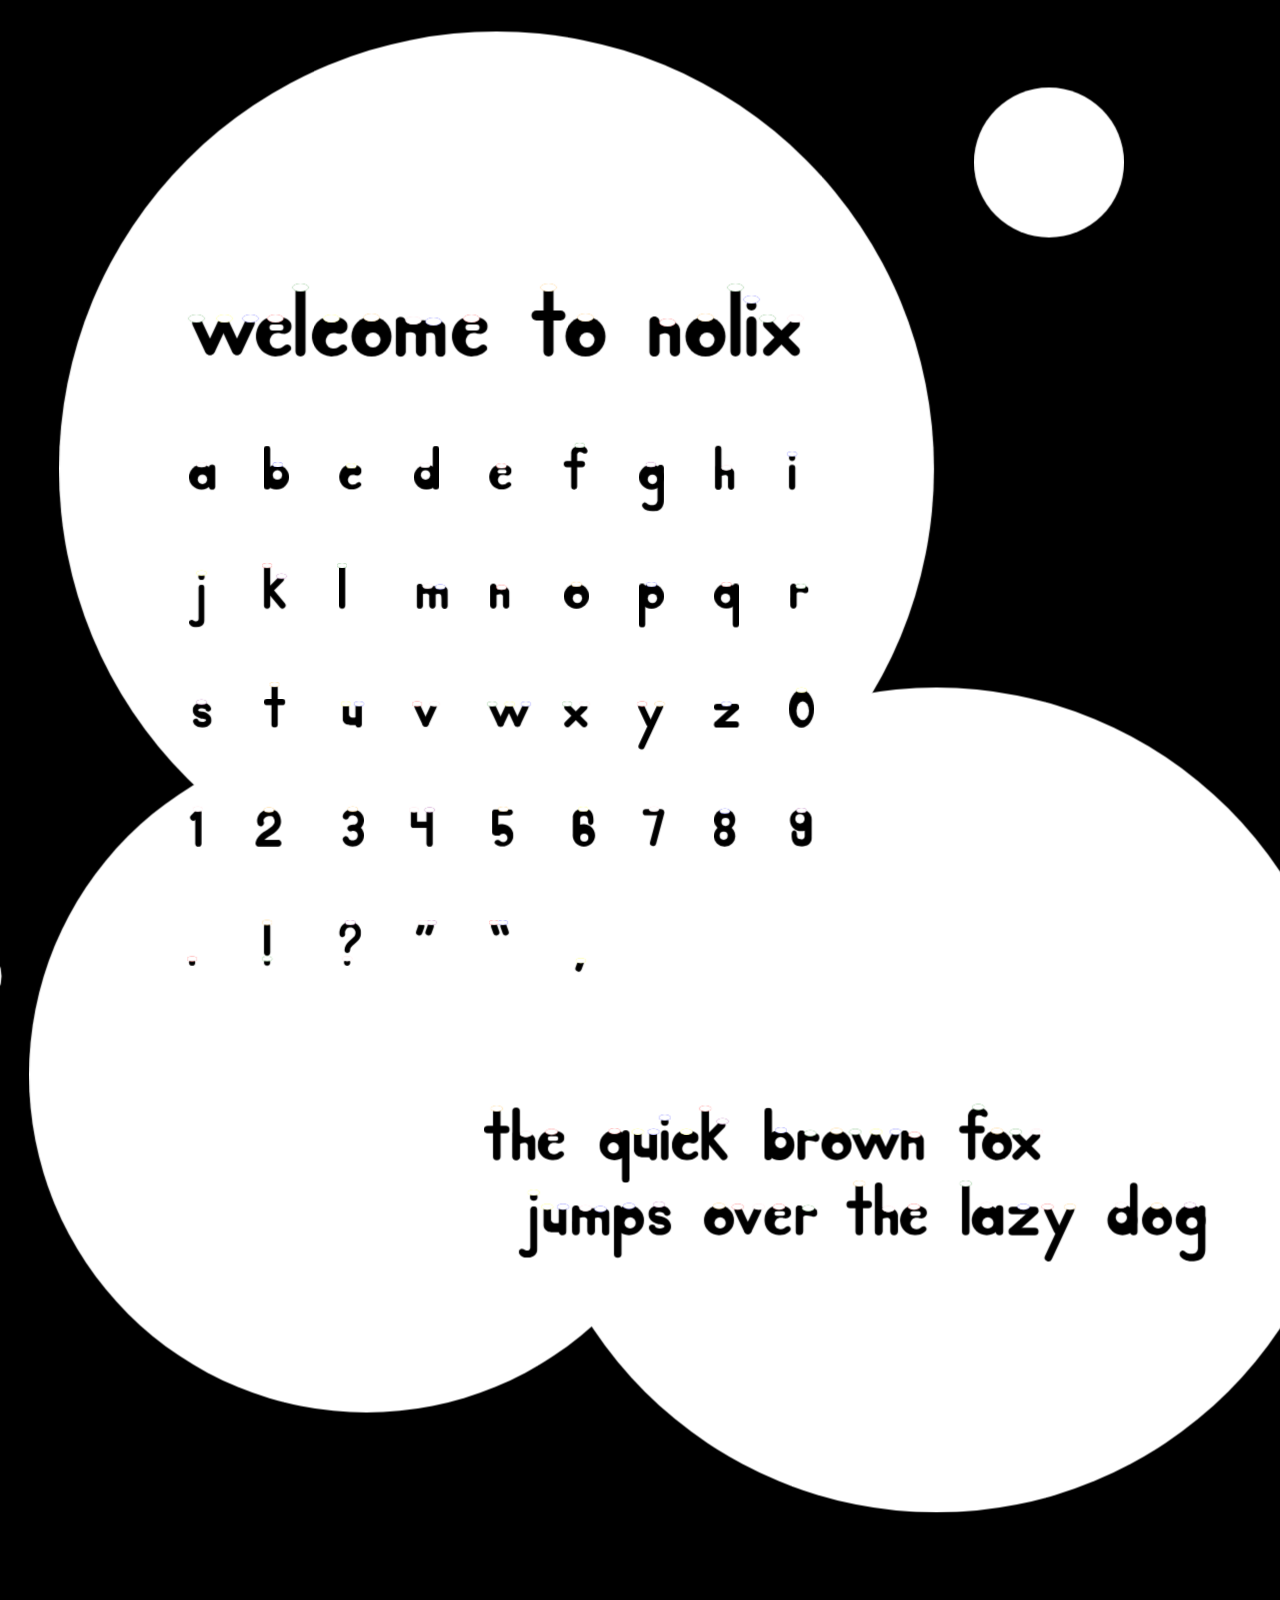
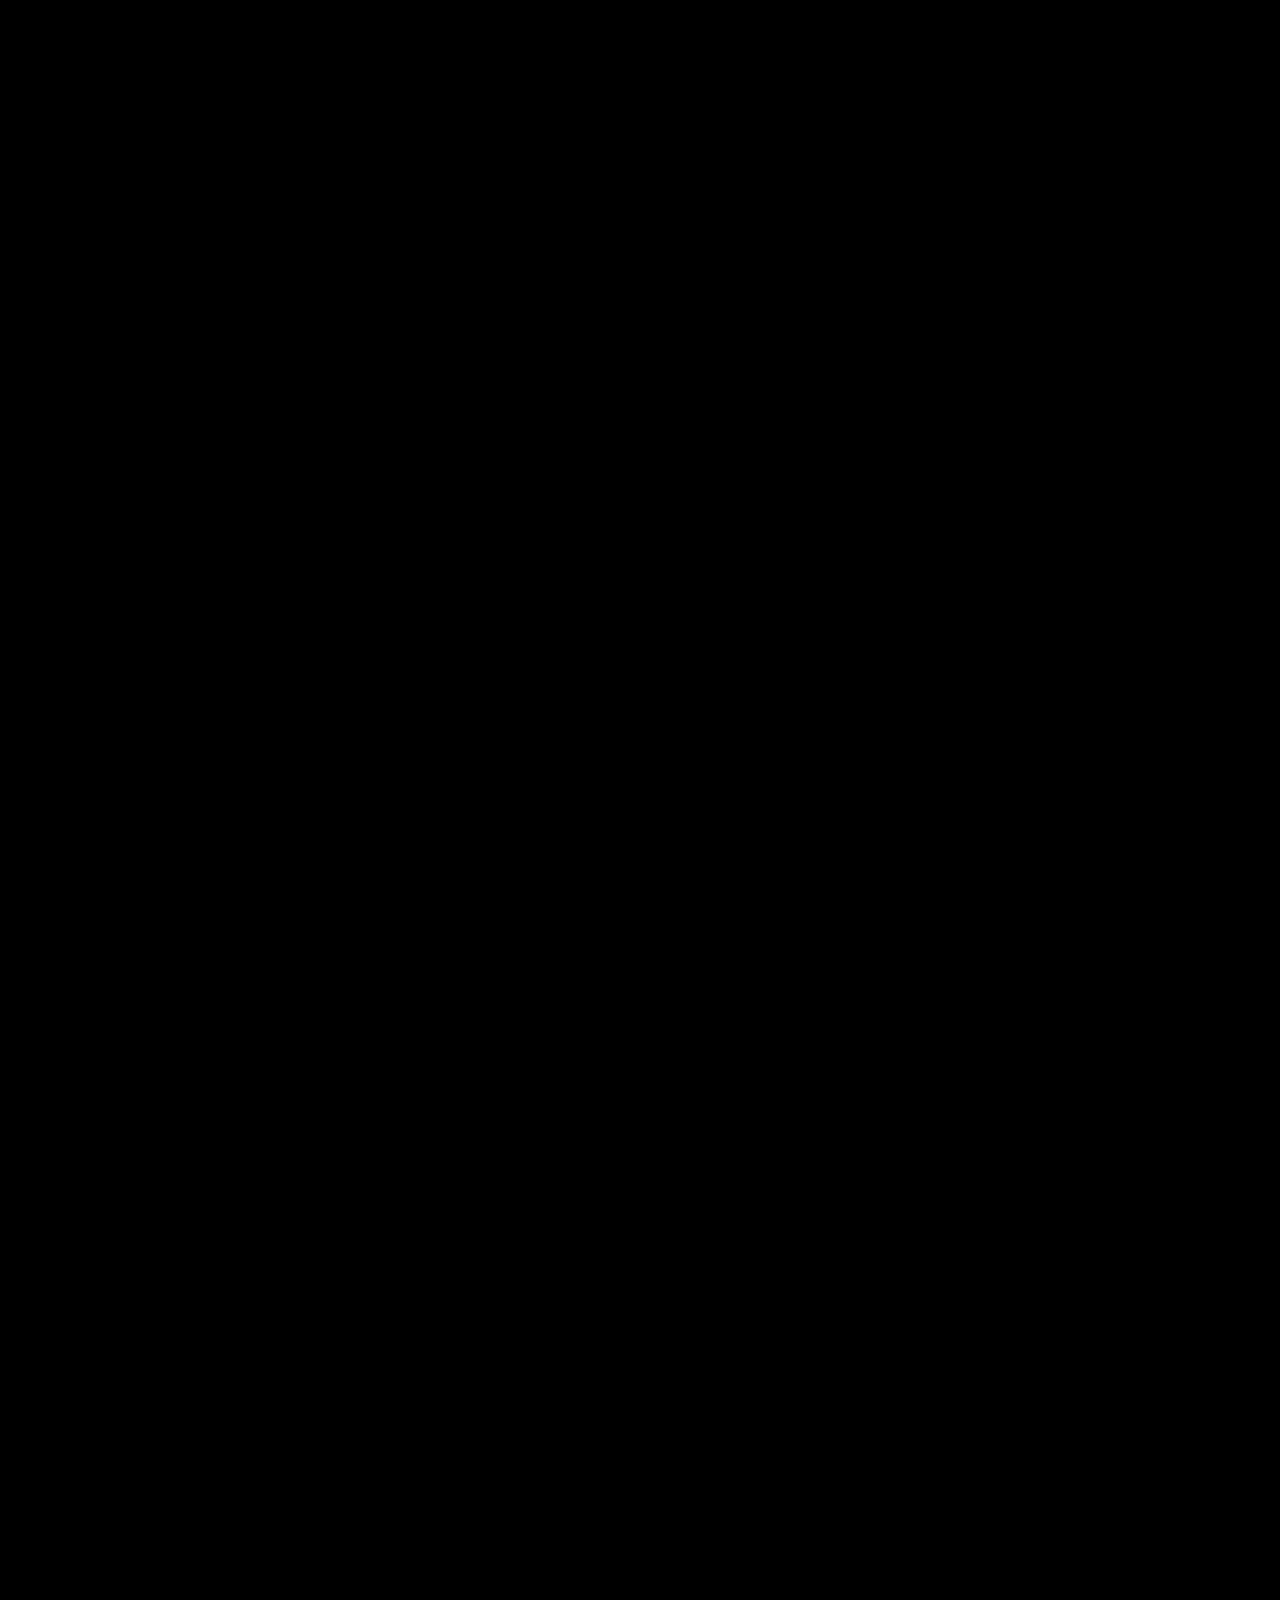
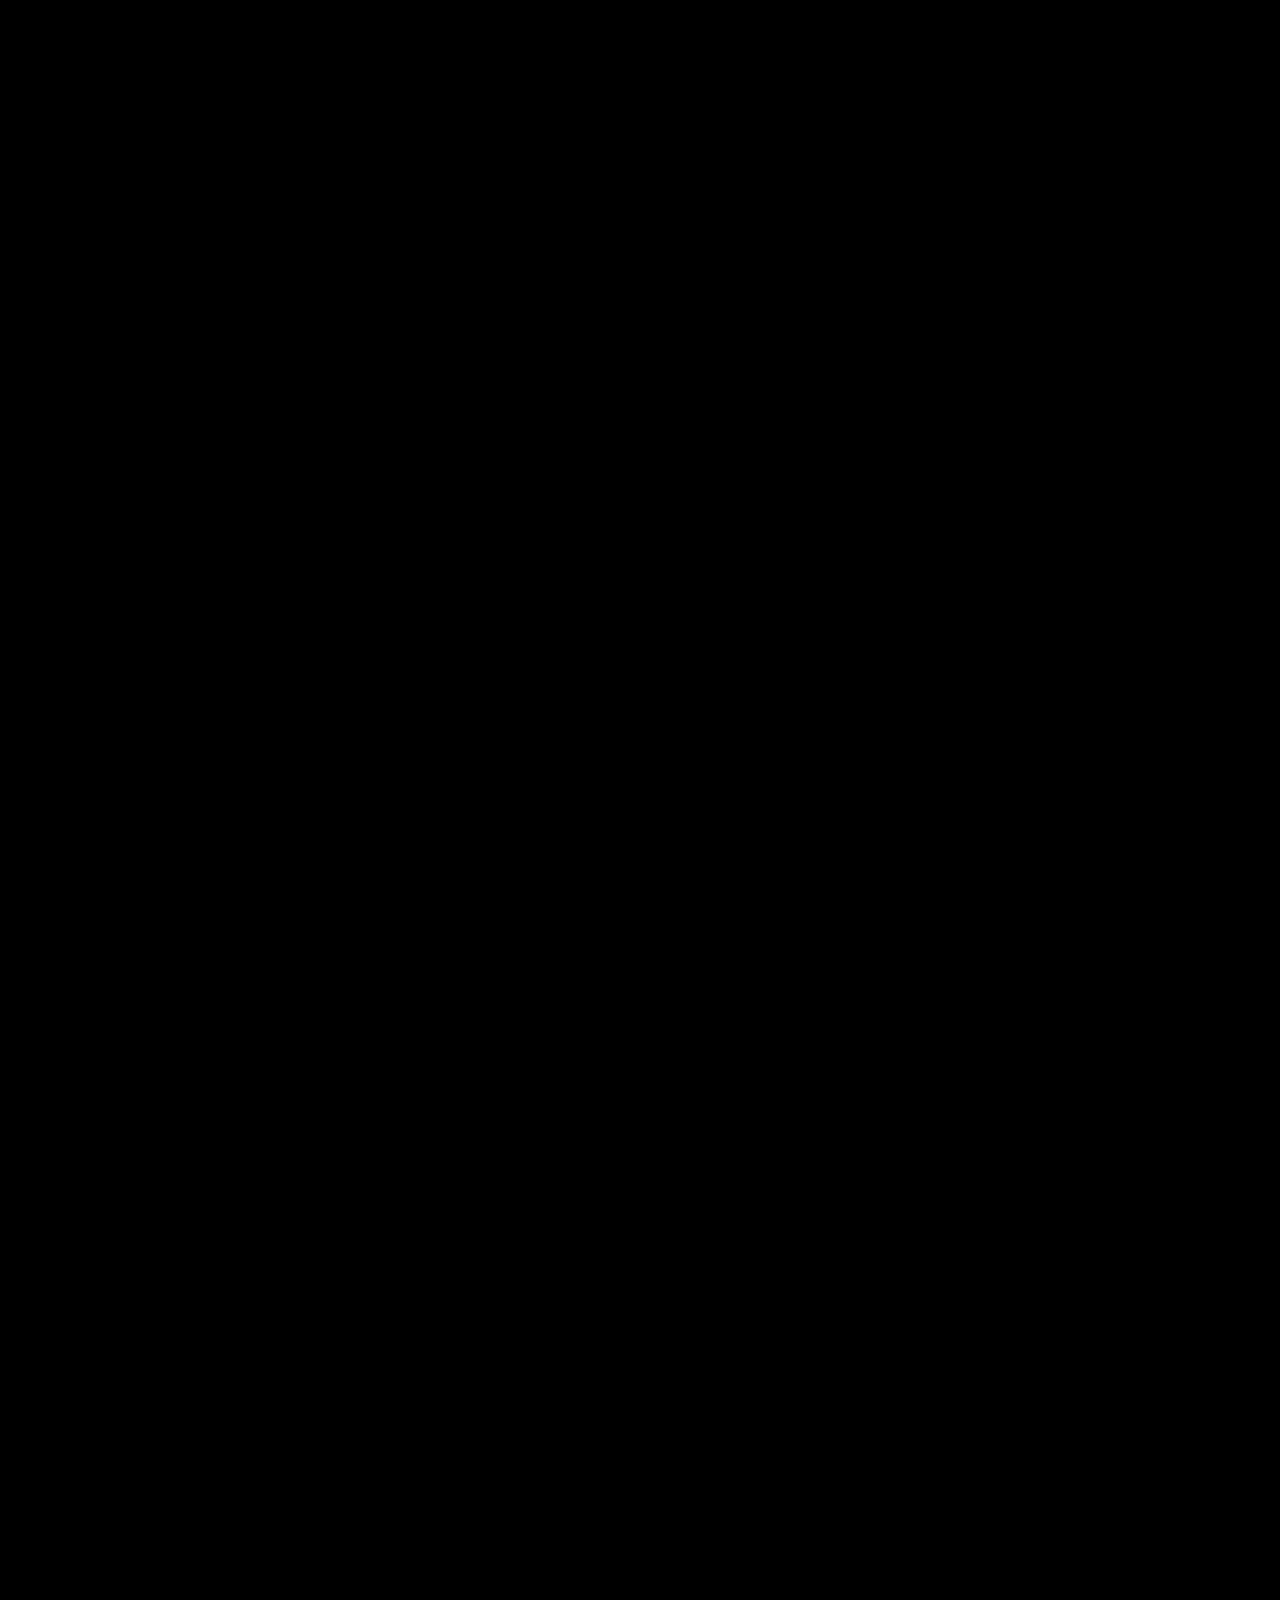
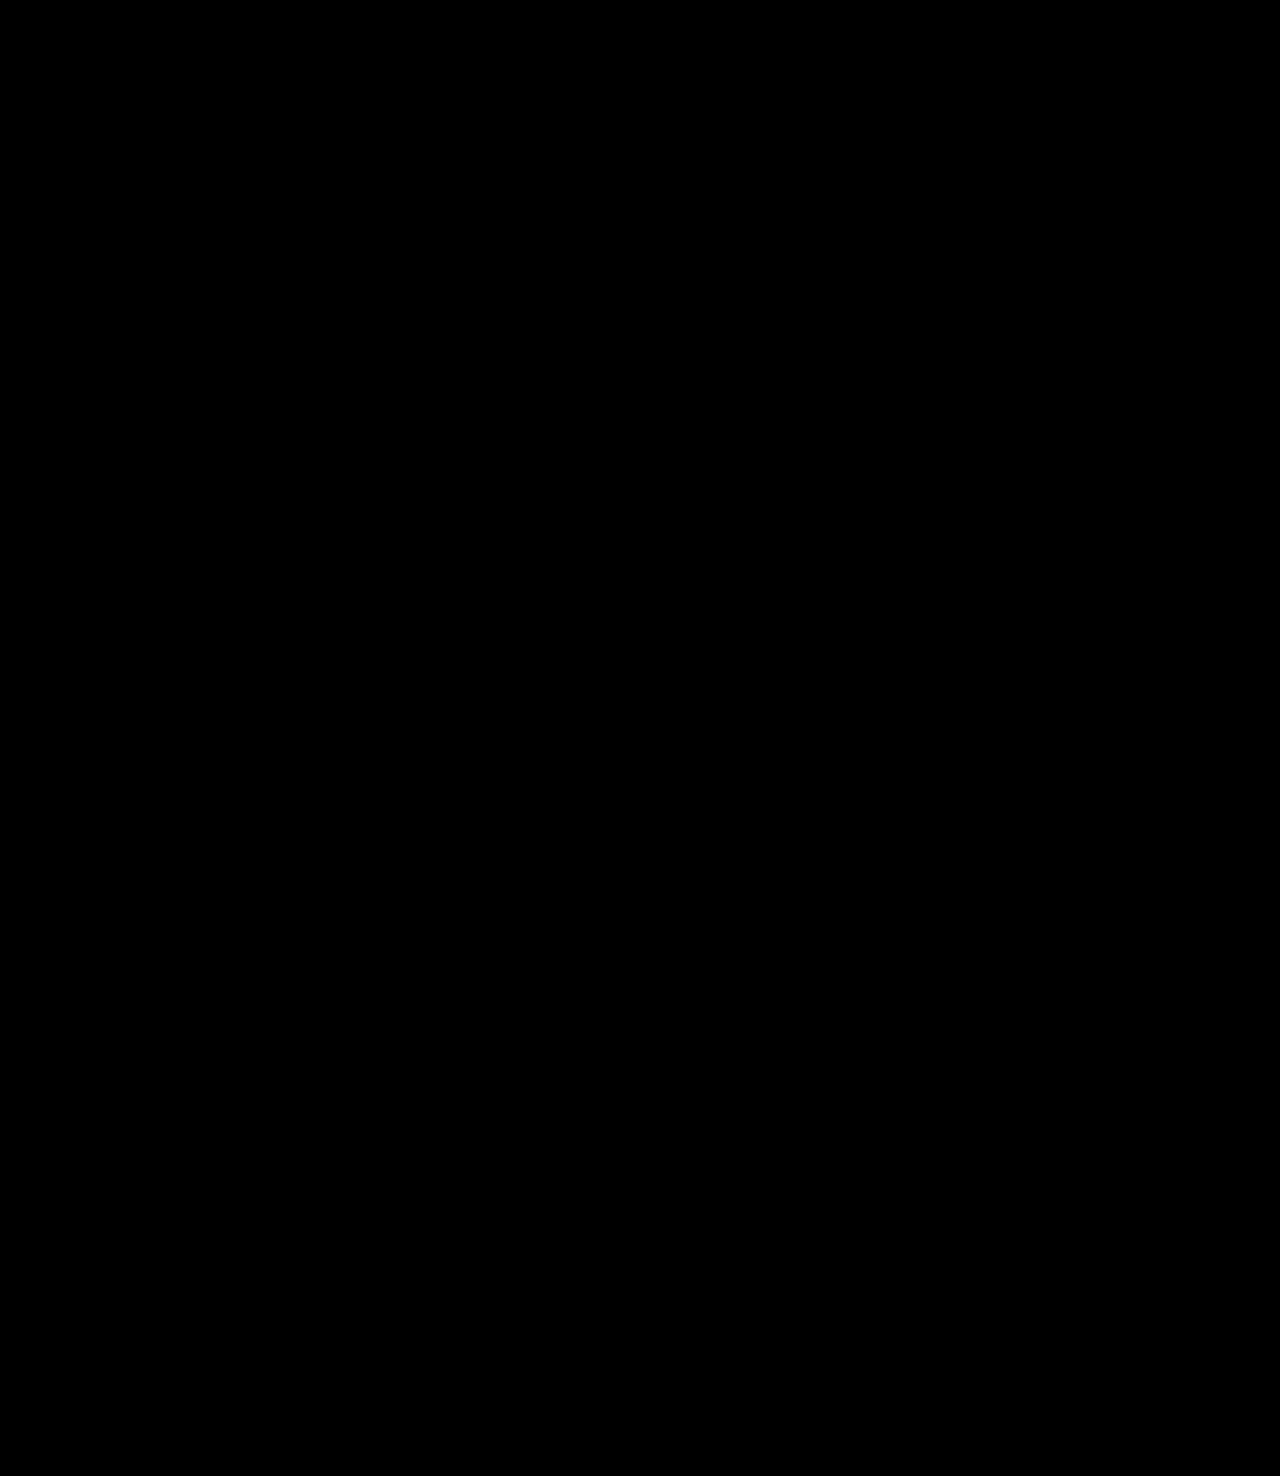
<file: beepO/FUCK.html>
<!DOCTYPE html>
<html>
<head>
  <script src="script.js" defer></script>
  <style>
  body{
    /* background-color: #F9ED32; */
     /* background-color: #F3B6A8; */
     /* background-color: #59E290; */
     /* background-color: #8FDB5E; */
       /* background-color: #69C6B4; */
       background-color: black;
       /* background-color: #9DC45F; */
    /* background-color: #F58668; */
    transform: scale(0.5);
    /* transform: scale(.80); */
    /* background-color: white; */
  }
#grid{
  display: grid;
  grid-template-columns: 50px 50px 50px 50px 50px 50px 50px 50px 50px;
  grid-template-rows: 88px 88px 88px 88px;
  grid-column-gap: 100px;
  grid-row-gap: 150px;
  margin: 0px 900px;
}
  /* function toggle_visibility(.abigbite) {
       var e = document.getElementById(id);
       if(e.style.display == 'block')
          e.style.display = 'none';
       else
          e.style.display = 'block';
    } */


    .whiteBite{
    }


    .whiteBite.hide{
      visibility: hidden;
    }



    .alphabet{
      width: 2150px;
      height: 800px;
      position: relative;
      float: left;
      left:-1170px;
      top:-4120px;


    }

    .intro{
      width: 4000px;
      height: 800px;
      position: relative;
      top:-1150px;
      left: -265px;
      transform:scale(0.4);
      transform-origin: 0 0;
    }


        .sample1{
          width: 4900px;
          height: 800px;
          position: relative;
          float: left;
          top:-3600px;
          left: 320px;
          transform:scale(0.3);
          transform-origin: 0 0;
        }

        .sample2{
          width: 4900px;
          height: 800px;
          position: relative;
          float: left;
          top:-4800px;
          left: 370px;
          transform:scale(0.3);
          transform-origin: 0 0;
        }


        /* .divider{
          height:10px;
          width: 1300px;

        background-color: #D84C6D;

          top: -1240px;
          left: -310px;
          position: absolute;


        } */
/*
    .boxhelp{
      background: white;
      border-radius: 150px;
      height: 3000px;
      width: 1500px;
      margin-left: -400px;
      margin-top: -1500px;
      margin-left:200px;
      margin-top:200px;
      position: absolute;

    } */

    .boxhelp{
      background:white;
      border-radius: 50%;
      height: 1750px;
      width: 1750px;
      position: absolute;
      margin-top: -1630px;
      left: -530px;
    }

    .boxhelpp{
      background:white;
      border-radius: 50%;
      height: 1350px;
      width: 1350px;
      position: absolute;
      left: -590px;
      top: -200px;
    }

    .boxhelppp{
      background:white;
      border-radius: 50%;
      height: 1650px;
      width: 1650px;
      position: absolute;
      left: 400px;
      top: -300px;
    }

    .boxx{
      background:white;
      border-radius: 50%;
      height: 300px;
      width: 300px;
      position: absolute;
      left: 1300px;
      top: -1500px;
    }

    .boxxx{
      background:white;
      border-radius: 50%;
      height: 155px;
      width: 155px;
      position: absolute;
      left: -800px;
      top: 200px;
    }



    .boxhelp4{
      border-radius: 150px;
      height: 500px;
      width: 4120px;
      /* margin-left:200px;
      margin-top:200px; */
      padding-top: 2000px;
    }


  /* .abigbite:hover{
      visibility: hidden;
    }

.abigbiteb:hover{
  visibility: hidden;
}

.abigbitefour:hover{
  visibility: hidden;
}


.abigbitefour2:hover{
  visibility: hidden;
}

.abigbitetwo:hover{
  visibility: hidden;
}

.abigbitec:hover{
  visibility: hidden;
}

.abigbited:hover{
  visibility: hidden;
}

.abigbitee:hover{
  visibility: hidden;
}

.abigbitef:hover{
  visibility: hidden;
}

.abigbiteg:hover{
  visibility: hidden;
}

.abigbiteh:hover{
  visibility: hidden;
}


.abigbitei:hover{
  visibility: hidden;
}


.abigbitej:hover{
  visibility: hidden;
}


.abigbiteone:hover{
  visibility: hidden;
}

.abigbitek:hover{
  visibility: hidden;
}


.abigbitek2:hover{
  visibility: hidden;
}


.abigbitel:hover{
  visibility: hidden;
}


.abigbitem:hover{
  visibility: hidden;
}


.abigbitem2:hover{
  visibility: hidden;
}

.abigbiteseven:hover{
  visibility: hidden;
}

.abigbiten:hover{
  visibility: hidden;
}

.abigbitesix:hover{
  visibility: hidden;
}


.abigbiteo:hover{
  visibility: hidden;
}


.abigbitep:hover{
  visibility: hidden;
}


.abigbiteq:hover{
  visibility: hidden;
}


.abigbiter:hover{
  visibility: hidden;
}


.abigbites:hover{
  visibility: hidden;
}


.abigbitet:hover{
  visibility: hidden;
}


.abigbiteu:hover{
  visibility: hidden;
}

.abigbitenine:hover{
  visibility: hidden;
}

.abigbiteu2:hover{
  visibility: hidden;
}

.abigbitev:hover{
  visibility: hidden;
}

.abigbitev2:hover{
  visibility: hidden;
}

.abigbitew:hover{
  visibility: hidden;
}

.abigbitew2:hover{
  visibility: hidden;
}

.abigbiteeight:hover{
  visibility: hidden;
}

.abigbitew3:hover{
  visibility: hidden;
}

.abigbitex:hover{
  visibility: hidden;
}

.abigbitex2:hover{
  visibility: hidden;
}

.abigbitey:hover{
  visibility: hidden;
}

.abigbitey2:hover{
  visibility: hidden;
}

.abigbitez:hover{
  visibility: hidden;
}

.abigbitezero:hover{
  visibility: hidden;
}

.abigbitefive:hover{
  visibility: hidden;
}

.abigbitedot:hover{
  visibility: hidden;
}

.abigbitedot2:hover{
  visibility: hidden;
}

.abigbitedot3:hover{
  visibility: hidden;
}

.abigbitedot4:hover{
  visibility: hidden;
}

.abigbitedot5:hover{
  visibility: hidden;
}

.abigbiteexclam:hover{
  visibility: hidden;
}

.abigbiteexclam2:hover{
  visibility: hidden;
}

.abigbiteperiod:hover{
  visibility: hidden;
} */

/* .xheightcircle {
  background: white;
  border-radius: 450px;
  position absolute;
  height: 400px;
  width: 400px;
  float: left;
}

.capheightoval {
  position: absolute;
	width: 700px;
	height: 300px;
	background: white;
	-moz-border-radius: 350px / 175px;
	-webkit-border-radius: 350px / 175px;
	border-radius: 350px / 175px;
  transform: rotate(90deg);
  left: -290px;

} */

.bigbite {
	width: 80px;
	height: 40px;
	background: pink;
	-moz-border-radius: 40px / 20px;
	-webkit-border-radius: 40px / 20px;
	border-radius: 40px / 20px;
  top:-20px;
  left: 60px;
  position:relative;
}

.bigbiteb {
	width: 80px;
	height: 40px;
	background: blue;
	-moz-border-radius: 40px / 20px;
	-webkit-border-radius: 40px / 20px;
	border-radius: 40px / 20px;
  top:130px;
  left: 70px;
  position:relative;
}

.bigbiteb2 {
	width: 80px;
	height: 40px;
	background: blue;
	-moz-border-radius: 40px / 20px;
	-webkit-border-radius: 40px / 20px;
	border-radius: 40px / 20px;
  top:130px;
  left: 90px;
  position:relative;
}

.bigbited {
	width: 80px;
	height: 40px;
	background: pink;
	-moz-border-radius: 40px / 20px;
	-webkit-border-radius: 40px / 20px;
	border-radius: 40px / 20px;
  top:210px;
  left:50px;
  position:absolute;
}

.bigbited2 {
	width: 80px;
	height: 40px;
	background: pink;
	-moz-border-radius: 40px / 20px;
	-webkit-border-radius: 40px / 20px;
	border-radius: 40px / 20px;
  top:180px;
  left:70px;
  position:absolute;
}

.bigbiteg{
	width: 80px;
	height: 40px;
	background: purple;
	-moz-border-radius: 40px / 20px;
	-webkit-border-radius: 40px / 20px;
	border-radius: 40px / 20px;
  top:-220px;
  left: 55px;
  position:relative;
}

.bigbitef{
	width: 80px;
	height: 40px;
	background: green;
	-moz-border-radius: 40px / 20px;
	-webkit-border-radius: 40px / 20px;
	border-radius: 40px / 20px;
  top:-375px;
  left: 85px;
  position:relative;
}

.bigbitef2{
	width: 80px;
	height: 40px;
	background: green;
	-moz-border-radius: 40px / 20px;
	-webkit-border-radius: 40px / 20px;
	border-radius: 40px / 20px;
  top:-425px;
  left: 85px;
  position:relative;
}

.bigbitec{
  width: 80px;
	height: 40px;
	background: yellow;
	-moz-border-radius: 40px / 20px;
	-webkit-border-radius: 40px / 20px;
	border-radius: 40px / 20px;
  top:-60px;
  left: 60px;
  position:relative;
}

.bigbitee{
  width: 80px;
	height: 40px;
	background: red;
	-moz-border-radius: 40px / 20px;
	-webkit-border-radius: 40px / 20px;
	border-radius: 40px / 20px;
  top:-60px;
  left: 60px;
  position:relative;
}

.bigbitee2{
  width: 80px;
	height: 40px;
	background: red;
	-moz-border-radius: 40px / 20px;
	-webkit-border-radius: 40px / 20px;
	border-radius: 40px / 20px;
  top:-60px;
  left: 40px;
  position:relative;
}

.bigbiteo{
  width: 80px;
	height: 40px;
	background: orange;
	-moz-border-radius: 40px / 20px;
	-webkit-border-radius: 40px / 20px;
	border-radius: 40px / 20px;
  top:135px;
  left: 60px;
  position:relative;
}

.bigbitep{
  width: 80px;
	height: 40px;
	background: blue;
	-moz-border-radius: 40px / 20px;
	-webkit-border-radius: 40px / 20px;
	border-radius: 40px / 20px;
  top:135px;
  left: 60px;
  position:relative;
}

.bigbiteq{
  width: 80px;
	height: 40px;
	background: red;
	-moz-border-radius: 40px / 20px;
	-webkit-border-radius: 40px / 20px;
	border-radius: 40px / 20px;
  top:135px;
  left: 60px;
  position:relative;
}


.bigbiter{
  width: 80px;
	height: 40px;
	background: green;
	-moz-border-radius: 40px / 20px;
	-webkit-border-radius: 40px / 20px;
	border-radius: 40px / 20px;
  top:-225px;
  left: 55px;
  position:relative;
}

.bigbiter2{
  width: 80px;
	height: 40px;
	background: green;
	-moz-border-radius: 40px / 20px;
	-webkit-border-radius: 40px / 20px;
	border-radius: 40px / 20px;
  top:-225px;
  left: 85px;
  position:relative;
}



.bigbites{
  width: 80px;
	height: 40px;
	background: purple;
	-moz-border-radius: 40px / 20px;
	-webkit-border-radius: 40px / 20px;
	border-radius: 40px / 20px;
  top:-225px;
  left: 60px;
  position:relative;
}


.bigbiteeight{
  width: 80px;
	height: 40px;
	background: blue;
	-moz-border-radius: 40px / 20px;
	-webkit-border-radius: 40px / 20px;
	border-radius: 40px / 20px;
  left: 47px;
  top: 45px;
  position:relative;
}

.bigbiteh{
  width: 80px;
	height: 40px;
	background: pink;
	-moz-border-radius: 40px / 20px;
	-webkit-border-radius: 40px / 20px;
	border-radius: 40px / 20px;
  top:-195px;
  left: 60px;
  position:relative;
}

.bigbitei{
  width: 80px;
	height: 40px;
	background: blue;
	-moz-border-radius: 40px / 20px;
	-webkit-border-radius: 40px / 20px;
	border-radius: 40px / 20px;
  top:45px;
  left: -15px;
  position: relative;
}

.bigbitei2{
  width: 80px;
	height: 40px;
	background: blue;
	-moz-border-radius: 40px / 20px;
	-webkit-border-radius: 40px / 20px;
	border-radius: 40px / 20px;
  top:45px;
  left: -5px;
  position: relative;
}

.fuckuo{
  left: -20px;
}

.bigbitej{
  width: 80px;
	height: 40px;
	background: yellow;
	-moz-border-radius: 40px / 20px;
	-webkit-border-radius: 40px / 20px;
	border-radius: 40px / 20px;
  top:-305px;
  left: 60px;
  position:relative;
}

.bigbitek{
  width: 80px;
	height: 40px;
	background: red;
	-moz-border-radius: 40px / 20px;
	-webkit-border-radius: 40px / 20px;
	border-radius: 40px / 20px;
  top:-15px;
  left:-15px;
  position:relative;
}

.bigbitek2{
  width: 80px;
	height: 40px;
	background: purple;
	-moz-border-radius: 40px / 20px;
	-webkit-border-radius: 40px / 20px;
	border-radius: 40px / 20px;
  top:30px;
  left: 100px;
  position:relative;
}

.bigbitefour{
  width: 80px;
	height: 40px;
	background: pink;
	-moz-border-radius: 40px / 20px;
	-webkit-border-radius: 40px / 20px;
	border-radius: 40px / 20px;
  left: -40px;
  top: 35px;
  position:relative;
}

.bigbitefour2{
  width: 80px;
	height: 40px;
	background: purple;
	-moz-border-radius: 40px / 20px;
	-webkit-border-radius: 40px / 20px;
	border-radius: 40px / 20px;
  left: 85px;
  top: -5px;
  position:relative;
}

.abigbitefour{
  width: 80px;
	height: 40px;
	background: white;
	-moz-border-radius: 40px / 20px;
	-webkit-border-radius: 40px / 20px;
	border-radius: 40px / 20px;
  top: -45px;
  left: -40px;
  position:relative;
}

.abigbitefour2{
  width: 80px;
	height: 40px;
	background: white;
	-moz-border-radius: 40px / 20px;
	-webkit-border-radius: 40px / 20px;
	border-radius: 40px / 20px;
  top: -85px;
  left: 85px;
  position:relative;
}

.bigbiteone{
  width: 80px;
	height: 40px;
	background:pink;
	-moz-border-radius: 40px / 20px;
	-webkit-border-radius: 40px / 20px;
	border-radius: 40px / 20px;
  left: 30px;
  top: 30px;
  position:relative;
}

.bigbitetwo{
  width: 80px;
	height: 40px;
	background:orange;
	-moz-border-radius: 40px / 20px;
	-webkit-border-radius: 40px / 20px;
	border-radius: 40px / 20px;
  left: 0px;
  top: -315px;
  position:relative;
}

.abigbitetwo{
  width: 80px;
	height: 40px;
	background:white;
	-moz-border-radius: 40px / 20px;
	-webkit-border-radius: 40px / 20px;
	border-radius: 40px / 20px;
  left: 0px;
  top: -355px;
  position:relative;
}


.bigbitel{
  width: 80px;
	height: 40px;
	background: green;
	-moz-border-radius: 40px / 20px;
	-webkit-border-radius: 40px / 20px;
	border-radius: 40px / 20px;
  top:-15px;
  left: -15px;
  position:relative;
}

.bigbitem{
  width: 80px;
	height: 40px;
	background: pink;
	-moz-border-radius: 40px / 20px;
	-webkit-border-radius: 40px / 20px;
	border-radius: 40px / 20px;
  top:-200px;
  left:70px;
  position:relative;
}

.bigbitem2{
  width: 80px;
	height: 40px;
	background: blue;
	-moz-border-radius: 40px / 20px;
	-webkit-border-radius: 40px / 20px;
	border-radius: 40px / 20px;
  top: -235px;
  left: 170px;
  position:relative;
}

.bigbiten{
  width: 80px;
	height: 40px;
	background: red;
	-moz-border-radius: 40px / 20px;
	-webkit-border-radius: 40px / 20px;
	border-radius: 40px / 20px;
  top:-40px;
  left:60px;
  position:relative;
}

.bigbiten2{
  width: 80px;
	height: 40px;
	background: red;
	-moz-border-radius: 40px / 20px;
	-webkit-border-radius: 40px / 20px;
	border-radius: 40px / 20px;
  top:-40px;
  left:70px;
  position:relative;
}

.bigbitet{
  width: 80px;
	height: 40px;
	background: orange;
	-moz-border-radius: 40px / 20px;
	-webkit-border-radius: 40px / 20px;
	border-radius: 40px / 20px;
  top:-15px;
  left: 45px;
  position:relative;
}

.bigbiteu{
  width: 80px;
	height: 40px;
	background: yellow;
	-moz-border-radius: 40px / 20px;
	-webkit-border-radius: 40px / 20px;
	border-radius: 40px / 20px;
  top:-210px;
  left: 15px;
  position:relative;
}

.bigbiteu2{
  width: 80px;
	height: 40px;
	background: blue;
	-moz-border-radius: 40px / 20px;
	-webkit-border-radius: 40px / 20px;
	border-radius: 40px / 20px;
  top:-250px;
  left: 120px;
  position:relative;
}

.bigbitev{
  width: 80px;
	height: 40px;
	background: red;
	-moz-border-radius: 40px / 20px;
	-webkit-border-radius: 40px / 20px;
	border-radius: 40px / 20px;
  top:140px;
  left: -15px;
  position:relative;
}

.bigbitev2{
  width: 80px;
	height: 40px;
	background: pink;
	-moz-border-radius: 40px / 20px;
	-webkit-border-radius: 40px / 20px;
	border-radius: 40px / 20px;
  top:100px;
  left: 125px;
  position:relative;
}
.bigbitew{
  width: 80px;
	height: 40px;
	background: green;
	-moz-border-radius: 40px / 20px;
	-webkit-border-radius: 40px / 20px;
	border-radius: 40px / 20px;
  top:140px;
  left: -15px;
  position:relative;
}

.bigbitew2{
  width: 80px;
	height: 40px;
	background: yellow;
	-moz-border-radius: 40px / 20px;
	-webkit-border-radius: 40px / 20px;
	border-radius: 40px / 20px;
  top:100px;
  left: 125px;
  position:relative;
}

.bigbitew3{
  width: 80px;
	height: 40px;
	background: blue;
	-moz-border-radius: 40px / 20px;
	-webkit-border-radius: 40px / 20px;
	border-radius: 40px / 20px;
  top:60px;
  left: 255px;
  position:relative;
}

.bigbitex{
  width: 80px;
	height: 40px;
	background: green;
	-moz-border-radius: 40px / 20px;
	-webkit-border-radius: 40px / 20px;
	border-radius: 40px / 20px;
  top:140px;
  left: -15px;
  position:relative;
}

.bigbitex2{
  width: 80px;
	height: 40px;
	background: pink;
	-moz-border-radius: 40px / 20px;
	-webkit-border-radius: 40px / 20px;
	border-radius: 40px / 20px;
  top:100px;
  left: 125px;
  position:relative;
}

.bigbitey{
  width: 80px;
	height: 40px;
	background: red;
	-moz-border-radius: 40px / 20px;
	-webkit-border-radius: 40px / 20px;
	border-radius: 40px / 20px;
  top:140px;
  left: -15px;
  position:relative;
}

.bigbitey3{
  width: 80px;
	height: 40px;
	background: red;
	-moz-border-radius: 40px / 20px;
	-webkit-border-radius: 40px / 20px;
	border-radius: 40px / 20px;
  top:140px;
  left: 5px;
  position:relative;
}

.bigbitey2{
  width: 80px;
	height: 40px;
	background: orange;
	-moz-border-radius: 40px / 20px;
	-webkit-border-radius: 40px / 20px;
	border-radius: 40px / 20px;
  top:100px;
  left: 125px;
  position:relative;
}

.bigbitey4{
  width: 80px;
	height: 40px;
	background: orange;
	-moz-border-radius: 40px / 20px;
	-webkit-border-radius: 40px / 20px;
	border-radius: 40px / 20px;
  top:100px;
  left: 155px;
  position:relative;
}

.bigbitez{
  width: 80px;
	height: 40px;
	background: blue;
	-moz-border-radius: 40px / 20px;
	-webkit-border-radius: 40px / 20px;
	border-radius: 40px / 20px;
  top: 140px;
  left: 60px;
  position:relative;
}

.bigbitez2{
  width: 80px;
	height: 40px;
	background: blue;
	-moz-border-radius: 40px / 20px;
	-webkit-border-radius: 40px / 20px;
	border-radius: 40px / 20px;
  top: 140px;
  left: 80px;
  position:relative;
}

.bigbitezero{
  width: 80px;
	height: 40px;
	background: yellow;
	-moz-border-radius: 40px / 20px;
	-webkit-border-radius: 40px / 20px;
	border-radius: 40px / 20px;
  top:-320px;
  left: 60px;
  position:relative;
}

.bigbiteperiod{
  width: 80px;
	height: 40px;
	background: red;
	-moz-border-radius: 40px / 20px;
	-webkit-border-radius: 40px / 20px;
	border-radius: 40px / 20px;
  top:-75px;
  left: -15px;
  position:relative;
}

.bigbiteexclam{
  width: 80px;
	height: 40px;
	background: orange;
	-moz-border-radius: 40px / 20px;
	-webkit-border-radius: 40px / 20px;
	border-radius: 40px / 20px;
  top:-15px;
  left: -15px;
  position:relative;
}

.bigbiteexclam2{
  width: 80px;
	height: 40px;
	background: green;
	-moz-border-radius: 40px / 20px;
	-webkit-border-radius: 40px / 20px;
	border-radius: 40px / 20px;
  top:235px;
  left: -15px;
  position:relative;
}

.bigbitedot{
  width: 80px;
	height: 40px;
	background: pink;
	-moz-border-radius: 40px / 20px;
	-webkit-border-radius: 40px / 20px;
	border-radius: 40px / 20px;
  top:-365px;
  left: 30px;
  position:relative;
}

.bigbitedot2{
  width: 80px;
	height: 40px;
	background: purple;
	-moz-border-radius: 40px / 20px;
	-webkit-border-radius: 40px / 20px;
	border-radius: 40px / 20px;
  top:-405px;
  left: 100px;
  position:relative;
}

.bigbitedot3{
  width: 80px;
	height: 40px;
	background: red;
	-moz-border-radius: 40px / 20px;
	-webkit-border-radius: 40px / 20px;
	border-radius: 40px / 20px;
  top:-365px;
  left: 0px;
  position:relative;
}

.bigbitedot4{
  width: 80px;
	height: 40px;
	background: blue;
	-moz-border-radius: 40px / 20px;
	-webkit-border-radius: 40px / 20px;
	border-radius: 40px / 20px;
  top:-405px;
  left: 70px;
  position:relative;
}

.bigbitedot5{
  width: 80px;
	height: 40px;
	background: yellow;
	-moz-border-radius: 40px / 20px;
	-webkit-border-radius: 40px / 20px;
	border-radius: 40px / 20px;
  top:-60px;
  left: 95px;
  position:relative;
}

.bigbitefive{
  width: 80px;
	height: 40px;
	background: orange;
	-moz-border-radius: 40px / 20px;
	-webkit-border-radius: 40px / 20px;
	border-radius: 40px / 20px;
  top:-270px;
  left: 75px;
  position:relative;
}

.bigbiteseven{
  width: 80px;
	height: 40px;
	background: pink;
	-moz-border-radius: 40px / 20px;
	-webkit-border-radius: 40px / 20px;
	border-radius: 40px / 20px;
  top:-320px;
  left: 80px;
  position:relative;
}

.abigbite {
	width: 81px;
	height: 41px;
	background: white;
	-moz-border-radius: 40.5px / 20.5px;
	-webkit-border-radius: 40.5px / 20.5px;
	border-radius: 40.5px / 20.5px;
  top:-60px;
  left: 60px;
  position:relative;

}

.abigbiteb {
	width: 80px;
	height: 40px;
	background: white;
	-moz-border-radius: 40px / 20px;
	-webkit-border-radius: 40px / 20px;
	border-radius: 40px / 20px;
  top:90px;
  left: 70px;
  position:relative;
}

.abigbiteb2 {
	width: 80px;
	height: 40px;
	background: white;
	-moz-border-radius: 40px / 20px;
	-webkit-border-radius: 40px / 20px;
	border-radius: 40px / 20px;
  top:90px;
  left: 90px;
  position:relative;
}

.abigbited {
	width: 80px;
	height: 40px;
	background: white;
	-moz-border-radius: 40px / 20px;
	-webkit-border-radius: 40px / 20px;
	border-radius: 40px / 20px;
  top:210px;
  left:50px;
  position:absolute;
}

.abigbited2 {
	width: 80px;
	height: 40px;
	background: white;
	-moz-border-radius: 40px / 20px;
	-webkit-border-radius: 40px / 20px;
	border-radius: 40px / 20px;
  top:180px;
  left:70px;
  position:absolute;
}

.abigbiteg{
	width: 80px;
	height: 40px;
  background: white;
	-moz-border-radius: 40px / 20px;
	-webkit-border-radius: 40px / 20px;
	border-radius: 40px / 20px;
  top:-260px;
  left: 55px;
  position:relative;
}

.abigbitef{
	width: 80px;
	height: 40px;
	background: white;
	-moz-border-radius: 40px / 20px;
	-webkit-border-radius: 40px / 20px;
	border-radius: 40px / 20px;
  top:-415px;
  left: 85px;
  position:relative;
}

.abigbitef2{
	width: 80px;
	height: 40px;
	background: white;
	-moz-border-radius: 40px / 20px;
	-webkit-border-radius: 40px / 20px;
	border-radius: 40px / 20px;
  top:-465px;
  left: 85px;
  position:relative;
}

.abigbitec{
  width: 80px;
	height: 40px;
	background: white;
	-moz-border-radius: 40px / 20px;
	-webkit-border-radius: 40px / 20px;
	border-radius: 40px / 20px;
  top:-100px;
  left: 60px;
  position:relative;
}

.abigbitee{
  width: 80px;
	height: 40px;
	background: white;
	-moz-border-radius: 40px / 20px;
	-webkit-border-radius: 40px / 20px;
	border-radius: 40px / 20px;
  top:-100px;
  left: 60px;
  position:relative;
}

.abigbitee2{
  width: 80px;
	height: 40px;
	background: white;
	-moz-border-radius: 40px / 20px;
	-webkit-border-radius: 40px / 20px;
	border-radius: 40px / 20px;
  top:-100px;
  left: 40px;
  position:relative;
}

.abigbiteo{
  width: 80px;
	height: 40px;
	background: white;
	-moz-border-radius: 40px / 20px;
	-webkit-border-radius: 40px / 20px;
	border-radius: 40px / 20px;
  top:95px;
  left: 60px;
  position:relative;
}

.abigbitep{
  width: 80px;
	height: 40px;
	background: white;
	-moz-border-radius: 40px / 20px;
	-webkit-border-radius: 40px / 20px;
	border-radius: 40px / 20px;
  top:95px;
  left: 60px;
  position:relative;
}

.abigbiteq{
  width: 80px;
	height: 40px;
	background: white;
	-moz-border-radius: 40px / 20px;
	-webkit-border-radius: 40px / 20px;
	border-radius: 40px / 20px;
  top:95px;
  left: 60px;
  position:relative;
}

.abigbiter{
  width: 80px;
	height: 40px;
	background: white;
	-moz-border-radius: 40px / 20px;
	-webkit-border-radius: 40px / 20px;
	border-radius: 40px / 20px;
  top:-265px;
  left: 55px;
  position:relative;
}

.abigbiter2{
  width: 80px;
	height: 40px;
	background: white;
	-moz-border-radius: 40px / 20px;
	-webkit-border-radius: 40px / 20px;
	border-radius: 40px / 20px;
  top:-265px;
  left: 85px;
  position:relative;
}

.abigbites{
  width: 80px;
	height: 40px;
	background: white;
	-moz-border-radius: 40px / 20px;
	-webkit-border-radius: 40px / 20px;
	border-radius: 40px / 20px;
  top:-265px;
  left: 60px;
  position:relative;
}

.abigbiteh{
  width: 80px;
	height: 40px;
	background: white;
	-moz-border-radius: 40px / 20px;
	-webkit-border-radius: 40px / 20px;
	border-radius: 40px / 20px;
  top:-235px;
  left: 60px;
  position:relative;
}

.abigbitei{
  width: 80px;
	height: 40px;
  background: white;
	-moz-border-radius: 40px / 20px;
	-webkit-border-radius: 40px / 20px;
	border-radius: 40px / 20px;
  top:5px;
  left: -15px;
  position:relative;
}

.abigbitei2{
  width: 80px;
	height: 40px;
  background: white;
	-moz-border-radius: 40px / 20px;
	-webkit-border-radius: 40px / 20px;
	border-radius: 40px / 20px;
  top:5px;
  left: -5px;
  position:relative;
}


.abigbiteeight{
  width: 80px;
	height: 40px;
  background: white;
	-moz-border-radius: 40px / 20px;
	-webkit-border-radius: 40px / 20px;
	border-radius: 40px / 20px;
  top:120px;
  left: 47px;
  position:absolute;
}

.abigbitej{
  width: 80px;
	height: 40px;
	background: white;
	-moz-border-radius: 40px / 20px;
	-webkit-border-radius: 40px / 20px;
	border-radius: 40px / 20px;
  top:-345px;
  left: 60px;
  position:relative;
}

.abigbitek{
  width: 80px;
	height: 40px;
	background: white;
	-moz-border-radius: 40px / 20px;
	-webkit-border-radius: 40px / 20px;
	border-radius: 40px / 20px;
  top:-95px;
  left:-15px;
  position:relative;
}

.abigbitek2{
  width: 80px;
	height: 40px;
	background: white;
	-moz-border-radius: 40px / 20px;
	-webkit-border-radius: 40px / 20px;
	border-radius: 40px / 20px;
  top:-50px;
  left: 100px;
  position:relative;
}

.abigbitel{
  width: 80px;
	height: 40px;
	background: white;
	-moz-border-radius: 40px / 20px;
	-webkit-border-radius: 40px / 20px;
	border-radius: 40px / 20px;
  top:-55px;
  left: -15px;
  position:relative;
}

.abigbitem{
  width: 80px;
	height: 40px;
	background: white;
	-moz-border-radius: 40px / 20px;
	-webkit-border-radius: 40px / 20px;
	border-radius: 40px / 20px;
  top:-280px;
  left:70px;
  position:relative;
}

.abigbitem2{
  width: 80px;
	height: 40px;
	background: white;
	-moz-border-radius: 40px / 20px;
	-webkit-border-radius: 40px / 20px;
	border-radius: 40px / 20px;
  top: -315px;
  left: 170px;
  position:relative;
}

.abigbiten{
  width: 80px;
	height: 40px;
	background: white;
	-moz-border-radius: 40px / 20px;
	-webkit-border-radius: 40px / 20px;
	border-radius: 40px / 20px;
  top:-80px;
  left:60px;
  position:relative;
}

.abigbiten2{
  width: 80px;
	height: 40px;
	background: white;
	-moz-border-radius: 40px / 20px;
	-webkit-border-radius: 40px / 20px;
	border-radius: 40px / 20px;
  top:-80px;
  left:70px;
  position:relative;
}

.abigbitet{
  width: 80px;
	height: 40px;
	background: white;
	-moz-border-radius: 40px / 20px;
	-webkit-border-radius: 40px / 20px;
	border-radius: 40px / 20px;
  top:-55px;
  left: 45px;
  position:relative;
}

.abigbiteu{
  width: 80px;
	height: 40px;
	background: white;
	-moz-border-radius: 40px / 20px;
	-webkit-border-radius: 40px / 20px;
	border-radius: 40px / 20px;
  top:-290px;
  left: 15px;
  position:relative;
}

.abigbiteu2{
  width: 80px;
	height: 40px;
	background: white;
	-moz-border-radius: 40px / 20px;
	-webkit-border-radius: 40px / 20px;
	border-radius: 40px / 20px;
  top:-330px;
  left: 120px;
  position:relative;
}

.abigbitev{
  width: 80px;
	height: 40px;
	background: white;
	-moz-border-radius: 40px / 20px;
	-webkit-border-radius: 40px / 20px;
	border-radius: 40px / 20px;
  top:60px;
  left: -15px;
  position:relative;
}

.abigbitev2{
  width: 80px;
	height: 40px;
	background: white;
	-moz-border-radius: 40px / 20px;
	-webkit-border-radius: 40px / 20px;
	border-radius: 40px / 20px;
  top:20px;
  left: 125px;
  position:relative;
}
.abigbitew{
  width: 80px;
	height: 40px;
	background: white;
	-moz-border-radius: 40px / 20px;
	-webkit-border-radius: 40px / 20px;
	border-radius: 40px / 20px;
  top:20px;
  left: -15px;
  position:relative;
}

.abigbitew2{
  width: 80px;
	height: 40px;
	background: white;
	-moz-border-radius: 40px / 20px;
	-webkit-border-radius: 40px / 20px;
	border-radius: 40px / 20px;
  top:-20px;
  left: 125px;
  position:relative;
}

.abigbitew3{
  width: 80px;
	height: 40px;
	background: white;
	-moz-border-radius: 40px / 20px;
	-webkit-border-radius: 40px / 20px;
	border-radius: 40px / 20px;
  top:-60px;
  left: 255px;
  position:relative;
}

.abigbitex{
  width: 80px;
	height: 40px;
  background: white;
	-moz-border-radius: 40px / 20px;
	-webkit-border-radius: 40px / 20px;
	border-radius: 40px / 20px;
  top:60px;
  left: -15px;
  position:relative;
}

.abigbitex2{
  width: 80px;
	height: 40px;
	background: white;
	-moz-border-radius: 40px / 20px;
	-webkit-border-radius: 40px / 20px;
	border-radius: 40px / 20px;
  top:20px;
  left: 125px;
  position:relative;
}

.abigbitey{
  width: 80px;
	height: 40px;
	background: white;
	-moz-border-radius: 40px / 20px;
	-webkit-border-radius: 40px / 20px;
	border-radius: 40px / 20px;
  top:60px;
  left: -15px;
  position:relative;
}
.abigbitey3{
  width: 80px;
	height: 40px;
	background: white;
	-moz-border-radius: 40px / 20px;
	-webkit-border-radius: 40px / 20px;
	border-radius: 40px / 20px;
  top:60px;
  left: 5px;
  position:relative;
}

.abigbitey4{
  width: 80px;
	height: 40px;
	background: white;
	-moz-border-radius: 40px / 20px;
	-webkit-border-radius: 40px / 20px;
	border-radius: 40px / 20px;
  top:20px;
  left: 155px;
  position:relative;
}

.abigbitey2{
  width: 80px;
	height: 40px;
	background: white;
	-moz-border-radius: 40px / 20px;
	-webkit-border-radius: 40px / 20px;
	border-radius: 40px / 20px;
  top:20px;
  left: 125px;
  position:relative;
}

.abigbitez{
  width: 80px;
	height: 40px;
	background: white;
	-moz-border-radius: 40px / 20px;
	-webkit-border-radius: 40px / 20px;
	border-radius: 40px / 20px;
  top: 100px;
  left: 60px;
  position:relative;
}

.abigbitez2{
  width: 80px;
	height: 40px;
	background: white;
	-moz-border-radius: 40px / 20px;
	-webkit-border-radius: 40px / 20px;
	border-radius: 40px / 20px;
  top: 100px;
  left: 80px;
  position:relative;
}

.abigbitezero{
  width: 80px;
	height: 40px;
	background: white;
	-moz-border-radius: 40px / 20px;
	-webkit-border-radius: 40px / 20px;
	border-radius: 40px / 20px;
  top:-360px;
  left: 60px;
  position:relative;
}

.bigbitesix{
  width: 80px;
	height: 40px;
	background: yellow;
	-moz-border-radius: 40px / 20px;
	-webkit-border-radius: 40px / 20px;
	border-radius: 40px / 20px;
  top:-320px;
  left: 115px;
  position:relative;
}

.abigbitesix{
  width: 80px;
	height: 40px;
	background: white;
	-moz-border-radius: 40px / 20px;
	-webkit-border-radius: 40px / 20px;
	border-radius: 40px / 20px;
  top:-360px;
  left: 115px;
  position:relative;
}

.bigbitenine{
  width: 80px;
	height: 40px;
	background: purple;
	-moz-border-radius: 40px / 20px;
	-webkit-border-radius: 40px / 20px;
	border-radius: 40px / 20px;
  top:-310px;
  left: 60px;
  position:relative;
}

.abigbitenine{
  width: 80px;
	height: 40px;
	background: white;
	-moz-border-radius: 40px / 20px;
	-webkit-border-radius: 40px / 20px;
	border-radius: 40px / 20px;
  top:-350px;
  left: 60px;
  position:relative;
}

.abigbiteperiod{
  width: 80px;
	height: 40px;
	background: white;
	-moz-border-radius: 40px / 20px;
	-webkit-border-radius: 40px / 20px;
	border-radius: 40px / 20px;
  top:-115px;
  left: -15px;
  position:relative;
}

.abigbiteexclam{
  width: 80px;
	height: 40px;
	background: white;
	-moz-border-radius: 40px / 20px;
	-webkit-border-radius: 40px / 20px;
	border-radius: 40px / 20px;
  top:-95px;
  left: -15px;
  position:relative;
}

.abigbiteexclam2{
  width: 80px;
	height: 40px;
	background: white;
	-moz-border-radius: 40px / 20px;
	-webkit-border-radius: 40px / 20px;
	border-radius: 40px / 20px;
  top:155px;
  left: -15px;
  position:relative;
}

.abigbitedot{
  width: 80px;
	height: 40px;
	background: white;
	-moz-border-radius: 40px / 20px;
	-webkit-border-radius: 40px / 20px;
	border-radius: 40px / 20px;
  top:-445px;
  left: 30px;
  position:relative;
}

.abigbitedot2{
  width: 80px;
	height: 40px;
	background: white;
	-moz-border-radius: 40px / 20px;
	-webkit-border-radius: 40px / 20px;
	border-radius: 40px / 20px;
  top:-485px;
  left: 100px;
  position:relative;
}

.abigbitedot3{
  width: 80px;
	height: 40px;
	background: white;
	-moz-border-radius: 40px / 20px;
	-webkit-border-radius: 40px / 20px;
	border-radius: 40px / 20px;
  top:-445px;
  left: 0px;
  position:relative;
}

.abigbitedot4{
  width: 80px;
	height: 40px;
	background: white;
	-moz-border-radius: 40px / 20px;
	-webkit-border-radius: 40px / 20px;
	border-radius: 40px / 20px;
  top:-485px;
  left: 70px;
  position:relative;
}

.abigbitedot5{
  width: 80px;
	height: 40px;
	background: white;
	-moz-border-radius: 40px / 20px;
	-webkit-border-radius: 40px / 20px;
	border-radius: 40px / 20px;
  top:-100px;
  left: 95px;
  position:relative;
}

.abigbitefive{
  width: 80px;
	height: 40px;
	background: white;
	-moz-border-radius: 40px / 20px;
	-webkit-border-radius: 40px / 20px;
	border-radius: 40px / 20px;
  top:-310px;
  left: 75px;
  position:relative;
}

.abigbiteseven{
  width: 80px;
	height: 40px;
	background: white;
	-moz-border-radius: 40px / 20px;
	-webkit-border-radius: 40px / 20px;
	border-radius: 40px / 20px;
  top:-360px;
  left: 80px;
  position:relative;
}

.abigbiteone{
  width: 80px;
	height: 40px;
	background: white;
	-moz-border-radius: 40px / 20px;
	-webkit-border-radius: 40px / 20px;
	border-radius: 40px / 20px;
  left: 30px;
  top: -10px;
  position:relative;
}

.aecounter {
  background: white;
  position: relative;
  border-radius: 50px;
  position absolute;
  height: 30px;
  width: 70px;
  top:40px;
  left: 70px;
}

.vbarright{
  background: black;
  position: absolute;
  height: 200px;
  width: 50px;
  border-radius: 50px;
  transform: rotate(25deg);
  left:100px;
  top:150px;
}

.vbarleft{
  background: black;
  position: absolute;
  height: 200px;
  width: 50px;
  border-radius: 50px;
  transform: rotate(-25deg);
  left: 35px;
  top:150px;
}
.ybarright{
  background: black;
  position: absolute;
  height: 400px;
  width: 50px;
  border-radius: 50px;
  transform: rotate(25deg);
  left:100px;
  top:140px;
}

.ybarleft{
  background: black;
  position: absolute;
  height: 200px;
  width: 50px;
  border-radius: 50px;
  transform: rotate(-25deg);
  left: 55px;
  top:150px;
}
.xbarright{
  background: black;
  position: absolute;
  height: 240px;
  width: 50px;
  border-radius: 50px;
  transform: rotate(45deg);
  left:70px;
  top:135px;
}

.xbarleft{
  background: black;
  position: absolute;
  height: 240px;
  width: 50px;
  border-radius: 50px;
  transform: rotate(-45deg);
  left: 70px;
  top:135px;
}
.zbarright{
  background: black;
position: absolute;
height: 50px;
width: 200px;
border-radius: 50px;
/* left: 70px; */
top: 160px;
}

.zbarleft{
  background: black;
position: absolute;
height: 50px;
width: 200px;
border-radius: 50px;
/* left: 0px; */
top: 300px;
}

.zcross{
  background: black;
  position: absolute;
  float: left;
  height: 50px;
  width: 240px;
  border-radius: 50px;
  left: -18px;
  transform: rotate(-42deg);
  top: 230px;

}

.vletter{
  position: relative;
  width:200px;
  /* left: 100px; */
  /* float: left; */
  height:200px;
  float:left;
  position:relative;

}
.yletter{
  position: relative;
  width:200px;
  /* left: 100px; */
  /* float: left; */
  height:200px;
  float:left;
  left:-30px;
  position:relative;
}

.yletter2{
  position: relative;
  width:200px;
  /* left: 100px; */
  /* float: left; */
  height:200px;
  float:left;
  left:35px;
  position:relative;
}

.zletter{
  position: relative;
  width:200px;
  /* left: 100px; */
  /* float: left; */
  height:200px;
  float:left;
  position:relative;
}

.zletter2{
  position: relative;
  width:200px;
  /* left: 100px; */
  /* float: left; */
  height:200px;
  float:left;
  left: 20px;
  position:relative;
}



.wletter {
  width:320px;
  /* top: 155px; */
}
.wleft{
  position: absolute;
  /* left: 200px; */
  /* transform: rotate(-25deg); */
  float: left;
 /* top: -90px; */

}
.wright{
  position: absolute;
  left: 135px;
  /* transform: rotate(-25deg); */
  /* float: left; */
  /* top: -10px; */
  /* left:30px; */

}

.lbar{
  background: black;
  position: absolute;
  float: left;
  height: 350px;
  width: 50px;
  border-radius: 50px;
  /* transform: rotate(-25deg); */
}
.hbar{
  background: black;
  position: absolute;
  float: left;
  height: 350px;
  width: 50px;
  left: 9px;
  top:-1px;
  border-radius: 50px;
}

.lletter{
  position: relative;
  float: left;
  width:50px;

}

.tletter{
  position: relative;
  float: left;
  width:170px;


}
.oletter{
  position:relative;
  top:150px;
  width:200px;
}

.oletter1{
  position:relative;
  top:150px;
  width:200px;
  padding-right: 25px;
}
.oshape{
  background: black;
  position: absolute;
  float: left;
  height: 200px;
  width: 200px;
  border-radius: 200px;
  /* transform: rotate(-25deg); */
}

.oshape2{
  background: black;
  position: absolute;
  float: left;
  height: 170px;
  width: 170px;
  border-radius: 170px;
  top:50px;
}

.eightshape{
  background: black;
  position: absolute;
  float: left;
  height: 170px;
  width: 170px;
  border-radius: 170px;
  top:180px;
  /* transform: rotate(-25deg); */
}

.ocounter{
  background: white;
  position: absolute;
  float: left;
  height: 75px;
  width: 75px;
  border-radius: 75px;
  left: 70px;
  top: 80px;
}

.sixcounter{
  background: white;
  position: absolute;
  float: left;
  height: 75px;
  width: 75px;
  border-radius: 75px;
  left: 70px;
  top: 80px;
}

.ninecounter{
  background: white;
  position: absolute;
  float: left;
  height: 75px;
  width: 75px;
  border-radius: 75px;
  left: 50px;
  top: 165px;
}

.ocounter2{
  background: white;
  position: absolute;
  float: left;
  height: 65px;
  width: 65px;
  border-radius: 65px;
  left: 60px;
  top: 120px;
}

.eightcounter{
  background: white;
  position: absolute;
  float: left;
  height: 65px;
  width:65px;
  border-radius: 65px;
  left: 45px;
  top: 230px;
  transform: scaleX(-1);
}


/* aasdasdasdasdasdasdasdasdasdasdasdasdasdasdasdasdasdasdasdasdasdasdasdas */



.baseLetter {
  height: 350px;
  float:left;
  position:relative;
   /* padding-left: 50px;
  padding-right: 50px; */
  padding-top: 75px;
  padding-bottom: 125px;
  /* top: 155px; */
}

.alphabet .baseLetter {
  transform:scale(0.25);
  transform-origin: 0 0;
}

.spaceLetter {
  height: 350px;
  width: 200px;
  float:left;
  position:relative;
   /* padding-left: 50px;
  padding-right: 50px; */
  padding-top: 75px;
  padding-bottom: 125px;
  top: 155px;
}

.spaceLetter2 {
  height: 350px;
  width: 150px;
  float:left;
  position:relative;
   /* padding-left: 50px;
  padding-right: 50px; */
  padding-top: 75px;
  padding-bottom: 125px;
  top: 155px;
}

.spaceLetter3 {
  height: 350px;
  width: 310px;
  float:left;
  position:relative;
   /* padding-left: 50px;
  padding-right: 50px; */
  padding-top: 75px;
  padding-bottom: 125px;
  top: 155px;
}


.crossbar{
  height: 50px;
  background: black;
  width: 170px;
  border-radius: 50px;
  position: relative;
  top:120px;
}

.fcrossbar{
  height: 50px;
  background: black;
  width: 170px;
  border-radius: 50px;
  position: relative;
  left: -2px;
  top: -230px;
}

.tbar{
  background: black;
  position: absolute;
  float: left;
  height: 350px;
  width: 50px;
  border-radius: 50px;
  left:60px;
  /* transform: rotate(-25deg); */
}


.basetall {
  height:400px;
  float:left;
  position:relative;
  width: 100px;
  left: 25px;
}
/* .baseLetter2 {
  height: 264px;
  width: 50px;
  float:left;
  position:relative;
  top: 155px;
  left: 225px;
}
.baseLetter3 {
  height: 200px;
  float:left;
  position:relative;
  top: 155px;
  left: 350px;
  width: 210px;
}
.baseLetter4 {
  height: 200px;
  float:left;
  position:relative;
  top: 155px;
  left: 380px;
  width: 210px;
}
.baseLetter5 {
  height: 200px;
  float:left;
  position:relative;
  top: 155px;
  left: 385px;
  width: 210px;
  transform: rotate(180deg);
}
.baseLetter6 {
  height: 200px;
  float:left;
  position:relative;
  top: 155px;
  left: 400px;
  width: 210px;
  transform: scaleX(-1); */

.idot {
  background: black;
  position: absolute;
  float: left;
  height: 50px;
  width: 50px;
  top: 70px;
  border-radius: 50px;
}

.period {
  background: black;
  position: absolute;
  float: left;
  height: 50px;
  width: 50px;
  top:300px;
  border-radius: 50px;
}

.periodexclam {
  background: black;
  position: absolute;
  float: left;
  height: 50px;
  width: 50px;
  top:300px;
  border-radius: 50px;
}

.periodquestion {
  background: black;
  position: absolute;
  float: left;
  height: 50px;
  width: 50px;
  top:300px;
  border-radius: 50px;
  left: 40px;
}

.exclam{
background: black;
position: absolute;
float: left;
height: 260px;
width: 50px;
top: 10px;
border-radius: 50px;
}

.jdot {
  background: black;
  position: absolute;
  float: left;
  height: 50px;
  left: 75px;
  width: 50px;
  top: 70px;
  border-radius: 50px;
}

.iletter{
  position: relative;
  width: 50px;
  height:350px;
  float:left;
}

.iletter2{
  position: relative;
  width: 50px;
  height:350px;
  left: 10px;
  float:left;
}

.exclamletter{
  position: relative;
  width: 50px;
  height:350px;
  float:left;
}

.aletter{
  position: relative;
  width:210px;
  /* left: 100px; */
  /* float: left; */
  float:left;
  top: 150px;
}

.aletter2{
  position: relative;
  width:210px;
  /* left: 100px; */
  /* float: left; */
  float:left;
  top: 150px;
  left: -15px;
}

.pletter{
  position: relative;
  width:200px;
  /* left: 100px; */
  /* float: left; */
  float:left;
  top:150px;
}

.qletter{
  position: relative;
  width:200px;
  /* left: 100px; */
  /* float: left; */
  float:left;
  transform: scaleX(-1);
  top: 150px;
}
.bletter{
  position: relative;
  width:200px;
  /* left: 100px; */
  /* float: left; */
  float:left;
  top: 350px;

  transform: rotate(-180deg);
  transform: scaleY(-1);

}

.bletter2{
  position: relative;
  width:200px;
  /* left: 100px; */
  /* float: left; */
  float:left;
  top: 350px;
left: 20px;
  transform: rotate(-180deg);
  transform: scaleY(-1);

}

.dletter{
  position: relative;
  width:200px;
  /* left: 100px; */
  /* float: left; */
  float:left;
  transform: rotate(180deg) translateY(-350px);
}

.dletter1{
  position: relative;
  width:200px;
  /* left: 100px; */
  /* float: left; */
  float:left;
  left: -30px;
  transform: rotate(180deg) translateY(-350px);
}

.xletter{
  position: relative;
  width:190px;
  /* left: 100px; */
  /* float: left; */
  float:left;
}

.eightletter{
  position: relative;
  width:200px;
  height: 350px;
  /* left: 100px; */
  /* float: left; */
  float:left;
}

.ibase {
  background: black;
  position:  absolute;
  float: left;
  height: 200px;
  top:150px;
  width: 50px;
  border-radius: 50px;
}
.ashape{
  background: black;
  position: absolute;
  float: left;
  height: 200px;
  width: 200px;
  border-radius: 200px;
  /* transform: rotate(-25deg); */
}

.acounter{
  background: white;
  position: absolute;
  float: left;
  height: 75px;
  width: 75px;
  border-radius: 75px;
  left: 70px;
  top: 80px;
}
.iabase {
  background: black;
  position: absolute;
  float: left;
  height: 200px;
  width: 50px;
  border-radius: 50px;
  left:160px;
}
.pdbqshape{
  background: black;
  position: absolute;
  float: left;
  height: 200px;
  width: 200px;
  border-radius: 200px;
  /* transform: rotate(-25deg); */
}

.pdbqcounter{
  background: white;
  position: absolute;
  float: left;
  height: 75px;
  width: 75px;
  border-radius: 75px;
  left: 70px;
  top: 80px;
}

.sevenstem{
  background: black;
  position: absolute;
  float: left;
  height: 300px;
  width: 50px;
  top: 50px;
  left:120px;
  border-radius: 200px;
  transform: rotate(15deg);
}

.sevencross{
  background: black;
  position: absolute;
  float: left;
  height: 50px;
  width: 170px;
  top: 50px;
  left: 30px;
  border-radius: 200px;
}



.gshape{
  background: black;
  position: absolute;
  float: left;
  height: 200px;
  width: 200px;
  top:150px;
  border-radius: 200px;
  /* transform: rotate(-25deg); */
}

.sixshape{
  background: black;
  position: absolute;
  float: left;
  height: 200px;
  width: 200px;
  top:150px;
  border-radius: 200px;
  /* transform: rotate(-25deg); */
}

.bigdot1{
  background: black;
  position: absolute;
  float: left;
  height: 50px;
  width: 100px;
  top:35px;
  border-radius: 100px;
  transform: rotate(-70deg);
  /* transform: rotate(-25deg); */
}

.bigdot2{
  background: black;
  position: absolute;
  float: left;
  height: 50px;
  width: 100px;
  left: 75px;
  top:35px;
  border-radius: 100px;
  transform: rotate(-70deg);
  /* transform: rotate(-25deg); */
}

.bigdot3{
  background: black;
  position: absolute;
  float: left;
  height: 50px;
  width: 100px;
  top:35px;
  border-radius: 100px;
  transform: rotate(70deg);
  /* transform: rotate(-25deg); */
}

.bigdot4{
  background: black;
  position: absolute;
  float: left;
  height: 50px;
  width: 100px;
  left: 75px;
  top:35px;
  border-radius: 100px;
  transform: rotate(70deg);
  /* transform: rotate(-25deg); */
}

.bigdot5{
  background: black;
  position: absolute;
  float: left;
  height: 50px;
  width: 100px;
  left: 75px;
  top:325px;
  border-radius: 100px;
  transform: rotate(-70deg);
  /* transform: rotate(-25deg); */
}

.zeroshape{
  width: 300px;
  height: 200px;
  background: black;
  position: absolute;
  left: -50px;
  top: 100px;
  -moz-border-radius: 150px / 100px;
  -webkit-border-radius: 150px / 100px;
  border-radius: 150px / 100px;
  transform: rotate(90deg);
}

.zerocounter{
  width: 150px;
  height: 100px;
  background: white;
  position: absolute;
  top:165px;
  left: 35px;
  -moz-border-radius: 75px / 50px;
  -webkit-border-radius: 75px / 50px;
  border-radius: 75px / 50px;
  transform: rotate(90deg);
  /* transform: rotate(-25deg); */
}

.gcounter{
  background: white;
  position: absolute;
  float: left;
  height: 75px;
  width: 75px;
  border-radius: 75px;
  left: 70px;
  top:230px;
}

.sixcounter{
  background: white;
  position: absolute;
  float: left;
  height: 65px;
  width: 65px;
  border-radius: 65px;
  left: 130px;
  top: 320px;
}

.cletter {
  background: black;
  position: relative;
  top: 150px;
  width:200px;
  height:200px;

  clip-path: url('#cpath');

}
.eletter {
  background: black;
  position: relative;
  top: 150px;
  width:200px;
  height:200px;
  clip-path: url('#epath');
}

.eletter2 {
  background: black;
  position: relative;
  top: 150px;
  width:200px;
  height:200px;
  left: -15px;
  clip-path: url('#epath');
}

.fiveletter {
  background: black;
  position: relative;
  width:200px;
  height:300px;
  top: 50px;
  clip-path: url('#5path');
}


.nletter {
  background: black;
  position: relative;
  top: 150px;
  width:200px;
  height:200px;
  clip-path: url('#npath');
}

.nletter1 {
  background: black;
  position: relative;
  top: 150px;
  width:200px;
  height:200px;
left: 10px;
  clip-path: url('#npath');
}

.hbase {
  background: black;
  position: relative;
  top:150px;
  height:350px;
  width:200px;
  clip-path: url('#hpath');
}

.uletter{
  background: black;
  position: relative;
  top:150px;
  height:350px;
  width:200px;
  left: 20px;
  clip-path: url('#upath');
}

.m1base{
  background: black;
  position: relative;
  top:150px;
  height:350px;
  width:250px;
  left: 20px;
  clip-path: url('#m1path');
}

.jbase {
  background: black;
  position: relative;
  top:150px;
  height:350px;
  width:200px;
  clip-path: url('#jpath');
}

.fbase {
  background: black;
  position: relative;
  height:350px;
  width:200px;
  left:50px;
  clip-path: url('#fpath');
}

.sixletter {
  background: black;
  position: relative;
  height:350px;
  width:200px;
  left:50px;
  top:50px;
  clip-path: url('#6path');
}

.nineletter {
  background: black;
  position: relative;
  height:350px;
  width:220px;
  left:-20px;
  top:50px;
  clip-path: url('#9path');
}

.gbase {
  background: black;
  position: relative;
  height:375px;
  width:200px;
  left:5px;
  top: 150px;
  clip-path: url('#gpath');
}

.sbase {
  background: black;
  position: relative;
  height:375px;
  width:200px;
  left:5px;
  top: 150px;
  clip-path: url('#spath');
}

.rbase {
  background: black;
  position: relative;
  height:375px;
  width:200px;
  left:5px;
  top: 150px;
  clip-path: url('#rpath');
}

.rbase2 {
  background: black;
  position: relative;
  height:375px;
  width:200px;
  left:35px;
  top: 150px;
  clip-path: url('#rpath');
}

.twobase {
  background: black;
  position: relative;
  height: 350px;
  width: 250px;
  top:50px;
  left:-70px;
  clip-path: url('#2path');
}

.onebar{
  background: black;
  position: relative;
  float: left;
  height: 300px;
  width: 50px;
  top: 50px;
  left: 50px;
  border-radius: 50px;
}

.onecross{
  background: black;
  position: relative;
  float: left;
  height: 100px;
  width: 50px;
  top: 50px;
  left: -23px;
  border-radius: 50px;
  transform: rotate(45deg);
}

.fourbar1{
  background: black;
  position: relative;
  float: left;
  height: 150px;
  width: 50px;
  top:50px;
  left:-25px;
  border-radius: 50px;
  transform: rotate(180deg);
}

.fourcross1{
  background: black;
  position: relative;
  float: left;
  height: 150px;
  width: 50px;
  top:100px;
  left:-25px;
  border-radius: 50px;
  transform: rotate(90deg);
}

.fourcross2{
  background: black;
  position: relative;
  float: left;
  height: 300px;
  width: 50px;
top:50px;

  border-radius: 50px;
}

.gletter {
  position: relative;
  width:200px;
  height:350px;
}

.sevenletter {
  position: relative;
  width:200px;
  height:350px;
}


.periodletter {
  position: relative;
  width:200px;
  height:350px;
}

.onenumber {
  position: relative;
  width: 200px;
  height: 350px;
}

.fournumber {
  position: relative;
  width: 200px;
  height: 350px;
}

.mletter {
  position: relative;
  width:300px;
  height:350px;
}

.bigdotletter {
  position: relative;
  width:300px;
  height:350px;
}

.smalldotletter {
  position: relative;
  width:300px;
  height:350px;
}

.zeroletter{
  position: relative;
  width:200px;
  height:350px;
}

.twoletter{
  position: relative;
  width: 200px;
  height: 350px;
}

.hletter {
  position: relative;
  width:200px;
  height:350px;
}

.hletter2 {
  position: relative;
  width:200px;
  height:350px;
  left: 10px;
}

.jletter {
  position: relative;
  width:200px;
  height:350px;
}

.jletter2 {
  position: relative;
  width:200px;
  height:350px;
  left: 65px;
}

.fletter {
  position: relative;
  width:200px;
  height:350px;
}

.fletter2 {
  position: relative;
  width:200px;
  height:350px;
  right: -50px;
}

.kletter {
  position: relative;
  width:200px;
  height:350px;
}

.sletter {
  position: relative;
  width:200px;
  height:350px;
}

.uletter {
  position: relative;
  width:200px;
  height:350px;
}

.kbar{
  background: black;
  position: absolute;
  float: left;
  height: 350px;
  width: 50px;
  border-radius: 50px;
  /* transform: rotate(-25deg); */
}
.kbartop{
  background: black;
  position: absolute;
  height: 160px;
  width: 50px;
  border-radius: 50px;
  transform: rotate(45deg);
  left:70px;
  top:75px;
}

.kbarbottom{
  background: black;
  position: absolute;
  height: 230px;
  width: 50px;
  border-radius: 50px;
  transform: rotate(-40deg);
  left: 65px;
  top:140px;
}

.threebase {
  background: black;
  position: relative;
  height:375px;
  width:200px;
  top:50px;
  clip-path: url('#3path');
}

.bigbitethree{
  width: 80px;
	height: 40px;
	background:orange;
	-moz-border-radius: 40px / 20px;
	-webkit-border-radius: 40px / 20px;
	border-radius: 40px / 20px;
  left: 70px;
  top: -345px;
  position:relative;
}

.abigbitethree{
  width: 80px;
	height: 40px;
	background:white;
	-moz-border-radius: 40px / 20px;
	-webkit-border-radius: 40px / 20px;
	border-radius: 40px / 20px;
  left: 70px;
  top: -385px;
  position:relative;
}

.threeletter{
  position: relative;
  width:200px;
  height:350px;
}

.questionbase {
  background: black;
  position: relative;
  height:375px;
  width:200px;
  top:0px;
  left: -10px;
  clip-path: url('#questionpath');
}

.questionletter{
  position: relative;
  width:200px;
  height:350px;
}


.bigbitequestion{
  width: 80px;
	height: 40px;
	background: purple;
	-moz-border-radius: 40px / 20px;
	-webkit-border-radius: 40px / 20px;
	border-radius: 40px / 20px;
  top:-390px;
  left: 50px;
  position:relative;
}

.abigbitequestion{
  width: 80px;
	height: 40px;
	background: white;
	-moz-border-radius: 40px / 20px;
	-webkit-border-radius: 40px / 20px;
	border-radius: 40px / 20px;
  top:-430px;
  left: 50px;
  position:relative;
}

.bigbitequestion2{
  width: 80px;
	height: 40px;
	background: pink;
	-moz-border-radius: 40px / 20px;
	-webkit-border-radius: 40px / 20px;
	border-radius: 40px / 20px;
  top:-180px;
  left: 25px;
  position:relative;
}

.abigbitequestion2{
  width: 80px;
	height: 40px;
	background: white;
	-moz-border-radius: 40px / 20px;
	-webkit-border-radius: 40px / 20px;
	border-radius: 40px / 20px;
  top:-220px;
  left: 25px;
  position:relative;
}

/* .aoval{
  top: 100px;
  left: 300px;
} */

#clippingPaths {
  width:0;
  height:0;
}

</style>
</head>
<body>

  <svg id="clippingPaths">
    <defs>
    <clipPath id="cpath">
      <path d="M169.8,143.3c-14.6-9.6-31.1,7.2-31.1,7.2s-20.4,20.3-50.8,3.4c0,0-30.2-22.5-9.1-54.2c0,0,9.8-18.7,34.9-17
      	c0,0,6.4-0.1,14,1.7c2.4,1,4.9,1.8,7.6,2.4c0,0,0,0,0,0l0,0c2.4,0.5,4.9,0.7,7.5,0.7c21.1,0,38.2-17.1,38.2-38.2
      	c0-11.1-4.8-21.1-12.4-28.1l0,0c-11-10.2-26.8-15.6-40.2-18.5c0,0.4,0.1,0.7,0.1,1.1c0,11.1-16.5,20.1-36.8,20.1
      	c-17.3,0-31.7-6.5-35.7-15.3C1.9,33.4,2.2,99.7,2.2,99.7S1.7,187.7,98.1,200c0,0,50.9,0.6,78.2-32.4
      	C176.3,167.6,184.4,152.9,169.8,143.3z"/>
    </clipPath>

  <clipPath id="epath">
    <path d="M169.8,143.3c-14.6-9.6-31.1,7.2-31.1,7.2s-20.4,20.3-50.8,3.4c0,0-30.2-22.5-9.1-54.2c0,0,9.8-18.7,34.9-17
      c0,0,6.4-0.1,14,1.7c2.4,1,4.9,1.8,7.6,2.4c0,0,0,0,0,0l0,0c2.4,0.5,4.9,0.7,7.5,0.7c21.1,0,38.2-17.1,38.2-38.2
      c0-11.1-4.8-21.1-12.4-28.1l0,0c-11-10.2-26.8-15.6-40.2-18.5c0,0.4,0.1,0.7,0.1,1.1c0,11.1-16.5,20.1-36.8,20.1
      c-17.3,0-31.7-6.5-35.7-15.3C1.9,33.4,2.2,99.7,2.2,99.7S1.7,187.7,98.1,200c0,0,50.9,0.6,78.2-32.4
      C176.3,167.6,184.4,152.9,169.8,143.3z"/>
  </clipPath>

<clipPath id="npath">
  <path d="M163.1,92.1l0-24.5c0,0-0.7-28.2-30.5-41.9c-6.4,11.3-19.4,19.1-34.5,19.1c-14.5,0-30.5-7.3-37.7-18v-1.2
  	C60.4,11.5,48.9,0,34.8,0h0C20.7,0,9.1,11.5,9.1,25.7v148.7c0,14.1,11.5,25.7,25.7,25.7h0c14.1,0,25.7-11.5,25.7-25.7V95.2l0.4-4.3
  	c0,0,43.2-21.3,50.9,9.5v73.9c0,14.1,11.5,25.7,25.7,25.7h0c14.1,0,25.7-11.5,25.7-25.7V92.5C163.1,92.4,163.1,92.2,163.1,92.1z"/>
</clipPath>

<clipPath id="hpath">
  <path d="M163.1,92.1l0-24.5c0,0-0.7-28.2-30.5-41.9c-6.4,11.3-19.4,19.1-34.5,19.1c-14.5,0-30.5-7.3-37.7-18v-1.2
  	C60.4,11.5,48.9,0,34.8,0h0C20.7,0,9.1,11.5,9.1,25.7v148.7c0,14.1,11.5,25.7,25.7,25.7h0c14.1,0,25.7-11.5,25.7-25.7V95.2l0.4-4.3
  	c0,0,43.2-21.3,50.9,9.5v73.9c0,14.1,11.5,25.7,25.7,25.7h0c14.1,0,25.7-11.5,25.7-25.7V92.5C163.1,92.4,163.1,92.2,163.1,92.1z"/>
</clipPath>

<clipPath id="jpath">
  <path d="M124.2,274V31c0-13-10.6-23.6-23.6-23.6c-13,0-23.6,10.6-23.6,23.6v250.5c0,0.1-0.1,11-7.8,16.7c-5.7,4.2-14.1,4.6-25,1.3
  	l-0.2,0c0,0-2.8-0.4-5.9-2.8c-0.2-0.1-18-13.4-31.8-0.5c-13.5,12.6-0.9,29.1-0.1,30.1c7.3,11.3,18.1,18.5,31.9,21.4
  	c0.6,0.2,10.1,2.4,21.4,2.4c6.9,0,14.5-0.8,21.3-3.5c25.2-6.2,35.6-22,39.9-34.2c4.5-12.8,3.4-24.1,3.3-25.2l0.1-9.7
  	C124.1,276.2,124.2,275.1,124.2,274z"/>
</clipPath>

<clipPath id="fpath">
  <path d="M132.4,24.8c-6.6-10.2-16.5-18.4-31.1-22.2c-0.9-0.2-1.8-0.5-2.9-0.7C65.7-4.2,42.4,6.3,42.4,6.3l0,0
  	C1.2,22.7,6.3,66.6,6.3,66.6L6.3,77.3C6.1,78.4,6,79.6,6,80.8v61.4v49.2V215v110.4C6,338.9,17.1,350,30.6,350
  	c13.5,0,24.6-11.1,24.6-24.6V215v-23.6v-49.2v-12.8V80.8v-8.1c0,0,0-32,37.1-20.6c0,0,3.2,0.4,6.9,3.3c0,0,18.7,14.2,33.2,0.6
  	C146.9,42.5,132.4,24.8,132.4,24.8z"/>
</clipPath>

<clipPath id="gpath">
  <path d="M33.1,305.3c-28,17.8-3.7,39.7-3.7,39.7c6.9,10.6,22.2,17,35.9,22.5c0.9,0.3,1.9,0.3,3,0.7c47.2,15.5,87-4.6,87-4.6l0,0
  	c37.7-16.8,38.3-69.2,38.3-69.2l0.1-11.1c0.2-1.2,0.3-2.5,0.3-3.7v-63.6v-51v-24.4V26.4c0-14-11.5-25.5-25.5-25.5
  	c-14,0-25.5,11.5-25.5,25.5v114.3v24.4v51v13.2v50.3v8.4c0,0-1.4,15.1-9.9,23.2c0,0-8.2,15.2-41,12.3c0,0-12.3,1.2-27-8.2
  	C50.5,306.1,44.8,297.9,33.1,305.3z"/>
</clipPath>

<clipPath id="6path">
  <path d="M-296.6,203.1L-296.6,203.1L-296.6,203.1z"/>
	<path d="M-190.8,127.4L-190.8,127.4c-3.2-2.8-8.2-5.6-15.4-8.3c2.7,1.1,5.4,2.4,7.9,3.8c-2.6-1.4-5.2-2.6-7.9-3.8
		c-35.9-13.4-57.1-6.6-65.7-2.1V41.3h91.7c13.6,0,24.7-11.1,24.7-24.7s-11.1-24.7-24.7-24.7h-34.4C-218.1-1-229.9,4.2-244,4.2
		c-14.1,0-25.9-5.2-29.4-12.3h-23.3c-13.6,0-24.7,11.1-24.7,24.7c0,0.6,0,1.2,0.1,1.7v145.6l0,0v14.4c0,13.6,11.1,24.7,24.7,24.7
		l0,0l33.9,1.5c6.1-10.1,17.1-16.9,29.7-16.9c19.1,0,34.6,15.5,34.6,34.6s-15.5,34.6-34.6,34.6c-8.4,0-16.1-3-22.1-8
		c-0.5-0.4-1-0.9-1.5-1.4c-2.8-2.3-8.8-6.9-15.9-9c-6.9-2-14.9-1.8-22,4.9c-17.3,16.2,0,29.1,0,29.1c15.1,11.5,33.9,18.4,54.3,18.4
		c49.3,0,89.3-40,89.3-89.3C-151,170.7-166.8,143.4-190.8,127.4z"/>
</g>
<path d="M159.4,136c-3.2-2.8-8.2-5.6-15.4-8.3c-31.1-11.6-51.1-8.1-61.6-4c-1.2,0.5-2.2,0.9-3.2,1.4V87.6v-6.8c0,0,0-37.3,44-24
	c0,0,15.3,1.8,19.6,25.3v16.8c0,15.8,9.7,28.7,21.6,28.7s21.6-12.9,21.6-28.7v-3.7l-0.1-0.1c1.1-30.9-3.4-80.3-47.3-94.6
	c-3.4,7.9-16.4,13.8-31.9,13.8C90.7,14.2,77.6,8.1,74.4,0C14.1,15.4,21.1,73.6,21.1,73.6L21,84c-0.2,1.2-0.3,2.4-0.3,3.6v113.3
	c-0.3,3.2-0.5,6.4-0.5,9.6c0,49.4,40.1,89.5,89.5,89.5s89.5-40.1,89.5-89.5C199.2,179.4,183.4,152.1,159.4,136z"/>
</clipPath>

<clipPath id="9path">
  <path d="M-296.6,203.1L-296.6,203.1L-296.6,203.1z"/>
	<path d="M-190.8,127.4L-190.8,127.4c-3.2-2.8-8.2-5.6-15.4-8.3c2.7,1.1,5.4,2.4,7.9,3.8c-2.6-1.4-5.2-2.6-7.9-3.8
		c-35.9-13.4-57.1-6.6-65.7-2.1V41.3h91.7c13.6,0,24.7-11.1,24.7-24.7s-11.1-24.7-24.7-24.7h-34.4C-218.1-1-229.9,4.2-244,4.2
		c-14.1,0-25.9-5.2-29.4-12.3h-23.3c-13.6,0-24.7,11.1-24.7,24.7c0,0.6,0,1.2,0.1,1.7v145.6l0,0v14.4c0,13.6,11.1,24.7,24.7,24.7
		l0,0l33.9,1.5c6.1-10.1,17.1-16.9,29.7-16.9c19.1,0,34.6,15.5,34.6,34.6s-15.5,34.6-34.6,34.6c-8.4,0-16.1-3-22.1-8
		c-0.5-0.4-1-0.9-1.5-1.4c-2.8-2.3-8.8-6.9-15.9-9c-6.9-2-14.9-1.8-22,4.9c-17.3,16.2,0,29.1,0,29.1c15.1,11.5,33.9,18.4,54.3,18.4
		c49.3,0,89.3-40,89.3-89.3C-151,170.7-166.8,143.4-190.8,127.4z"/>
</g>
<path d="M-53.6,136c-3.2-2.8-8.2-5.6-15.4-8.3c-31.1-11.6-51.1-8.1-61.6-4c-1.2,0.5-2.2,0.9-3.2,1.4V87.6v-6.8c0,0,0-37.3,44-24
	c0,0,15.3,1.8,19.6,25.3v16.8c0,15.8,9.7,28.7,21.6,28.7s21.6-12.9,21.6-28.7v-3.7l-0.1-0.1c1.1-30.9-3.4-80.3-47.3-94.6
	c-3.4,7.9-16.4,13.8-31.9,13.8c-15.8,0-28.9-6.1-32.1-14.2c-60.3,15.4-53.3,73.6-53.3,73.6L-192,84c-0.2,1.2-0.3,2.4-0.3,3.6v113.3
	c-0.3,3.2-0.5,6.4-0.5,9.6c0,49.4,40.1,89.5,89.5,89.5s89.5-40.1,89.5-89.5C-13.8,179.4-29.6,152.1-53.6,136z"/>
<path d="M203.3,208.7V97.4c0.3-3.1,0.5-6.3,0.5-9.5c0-48.6-39.4-88-88-88s-88,39.4-88,88c0,30.5,15.5,57.4,39.1,73.1
	c3.2,2.7,8.1,5.5,15.2,8.1c30.5,11.4,50.2,7.9,60.5,3.9c1.2-0.5,2.2-0.9,3.1-1.4v36.9v6.7c0,0,0,36.7-43.2,23.6
	c0,0-15.1-1.8-19.2-24.8v-16.5c0-15.5-9.5-28.2-21.2-28.2S41,182.1,41,197.6v3.7l0.1,0.1c-1,30.3,3.3,78.9,46.4,92.9
	c0.6-1.4,1.5-2.7,2.6-3.9l-2.6,3.9c0,0,36.4,12.4,62.9,0.3c59.2-15.2,52.4-72.3,52.4-72.3l0.1-10.2
	C203.2,211.1,203.3,209.9,203.3,208.7z"/>
</clipPath>

<clipPath id="upath">
  <path d="M9.1,107.9l0,24.5c0,0,0.7,28.2,30.5,41.9c6.4-11.3,19.4-19.1,34.5-19.1c14.5,0,30.5,7.3,37.7,18v1.2
  	c0,14.1,11.5,25.7,25.7,25.7h0c14.1,0,25.7-11.5,25.7-25.7V25.7c0-14.1-11.5-25.7-25.7-25.7h0c-14.1,0-25.7,11.5-25.7,25.7v79.1
  	l-0.4,13.3c0,0-43.2,12.3-51-18.5V25.7C60.4,11.5,48.9,0,34.8,0h0C20.7,0,9.1,11.5,9.1,25.7v81.8C9.1,107.6,9.1,107.8,9.1,107.9z"/>
  <path d="M39.6,174.3c0,0,62.7,18.7,112.7-7.3S45,129.7,45,129.7L39.6,174.3z"/>
</clipPath>

<clipPath id="spath">
  <path d="M146.9,89.4c-11.4-8.3-25.3-13.7-39.1-16.6c-11.7-2.4-27.2-1.5-36-7.3c-0.6-0.4-1.2-0.7-1.8-1.1c-0.3-1.3-0.9-3.2-1-3.2
  	c0-1.7-0.1-4.7-0.1-3c0,1.9,1.1-2.2,0.4-1.4c0.8-1.3,2.2-3.5,1.9-3.1c0.8-0.9,4.2-3.1,6.6-4.1c7.8-3.6,15.2-4.2,23.1-4
  	c6,0.1,13.7,1.4,19.2,3.9c-0.2,0,3.5,2,3.9,2.2c0.6,0.3,1,0.5,1.2,0.6c-0.1,0-0.1,0,0.4,0.5c0.6,0.6,1.2,1.2,1.8,1.8
  	c0.1,0.2,0.3,0.4,0.4,0.6c0,0.1,0.1,0.2,0.1,0.4c8.6,27.5,52,15.8,43.3-11.9C154.1-11.2,57-14.1,30.7,33.8
  	c-15.4,28.1-2.1,59.3,22.2,76.9c11.4,8.3,25.3,13.7,39.1,16.6c11.7,2.4,27.2,1.5,36,7.3c0.6,0.4,1.2,0.7,1.8,1.1
  	c0.3,1.3,0.9,3.2,1,3.2c0,1.7,0.1,4.7,0.1,3c0-1.9-1.1,2.2-0.4,1.4c-0.8,1.3-2.2,3.5-1.9,3.1c-0.8,0.9-4.2,3.1-6.6,4.1
  	c-7.8,3.6-15.2,4.2-23.1,4c-6-0.1-13.7-1.4-19.2-3.9c0.2,0-3.5-2-3.9-2.2c-0.6-0.3-1-0.5-1.2-0.6c0.1,0,0.1,0-0.4-0.5
  	c-0.6-0.6-1.2-1.2-1.8-1.8c-0.1-0.2-0.3-0.4-0.4-0.6c0-0.1-0.1-0.2-0.1-0.4c-8.6-27.5-52-15.8-43.3,11.9
  	c17.1,54.8,114.2,57.7,140.5,9.8C184.5,138.2,171.1,106.9,146.9,89.4z"/>
</clipPath>

<clipPath id="rpath">
  <path d="M146.5,32c-4.6-5.2-10.9-10.2-19.3-14.1c-6.4,11.4-19.5,19.2-34.6,19.2c-14.3,0-29.4-7-36.8-17.4C53,8.6,42.9,0.3,31,0.3h0
  	C16.9,0.3,5.4,11.9,5.4,26v79L5,118.2l0.4,55v1.2C5.4,188.5,16.9,200,31,200h0c14.1,0,25.6-11.5,25.6-25.6V78
  	c9.5-20.2,57-4.9,57-4.9s16,8.8,30.3-3.9C158.2,56.5,146.5,32,146.5,32z"/>
</clipPath>

<clipPath id="m1path">
  <path d="M250.8,59.2c0.2-2.1,0.3-5-0.2-8.2l0-0.6c-0.1-0.3-0.2-0.6-0.3-0.9c-1.9-8.8-8.5-20-27.7-28c-6.4,11.3-19.4,19.1-34.4,19.1
  	c-16,0-29.7-8.8-35.6-21.3c-1.5,0.8-30.2-0.6-32.7,0.2c-6.4,11.3-19.4,19.1-34.4,19.1c-16,0-29.7-8.8-35.6-21.3c0,0-0.1,0-0.1,0
  	C46.1,7.8,36.8,1,26,1h0C11.9,1,0.4,12.5,0.4,26.6v79L0,118.9l0.4,55v1.2c0,14.1,11.5,25.6,25.6,25.6h0c14.1,0,25.6-11.5,25.6-25.6
  	V83.5c10.8-3.4,44.2-11.7,50.5,10.9v10l-0.4,13.3l0.4,55v1.2c0,14.1,11.5,25.6,25.6,25.6h0c14.1,0,25.6-11.5,25.6-25.6V85.6
  	c9.6-3.5,43.7-13.7,45.4,16.9c0.4,7.4,0.7,13.7,1,19.2l0.3,53.1v1.2c0,14.1,11.5,25.6,25.6,25.6h0c14.1,0,25.6-11.5,25.6-25.6V79.7
  	L250.8,59.2z"/>
</clipPath>


<clipPath id="6path">
  <path d="M-296.6,203.1L-296.6,203.1L-296.6,203.1z"/>
	<path d="M-190.8,127.4L-190.8,127.4c-3.2-2.8-8.2-5.6-15.4-8.3c2.7,1.1,5.4,2.4,7.9,3.8c-2.6-1.4-5.2-2.6-7.9-3.8
		c-35.9-13.4-57.1-6.6-65.7-2.1V41.3h91.7c13.6,0,24.7-11.1,24.7-24.7s-11.1-24.7-24.7-24.7h-34.4C-218.1-1-229.9,4.2-244,4.2
		c-14.1,0-25.9-5.2-29.4-12.3h-23.3c-13.6,0-24.7,11.1-24.7,24.7c0,0.6,0,1.2,0.1,1.7v145.6l0,0v14.4c0,13.6,11.1,24.7,24.7,24.7
		l0,0l33.9,1.5c6.1-10.1,17.1-16.9,29.7-16.9c19.1,0,34.6,15.5,34.6,34.6s-15.5,34.6-34.6,34.6c-8.4,0-16.1-3-22.1-8
		c-0.5-0.4-1-0.9-1.5-1.4c-2.8-2.3-8.8-6.9-15.9-9c-6.9-2-14.9-1.8-22,4.9c-17.3,16.2,0,29.1,0,29.1c15.1,11.5,33.9,18.4,54.3,18.4
		c49.3,0,89.3-40,89.3-89.3C-151,170.7-166.8,143.4-190.8,127.4z"/>
</g>
<path d="M159.4,136c-3.2-2.8-8.2-5.6-15.4-8.3c-31.1-11.6-51.1-8.1-61.6-4c-1.2,0.5-2.2,0.9-3.2,1.4V87.6v-6.8c0,0,0-37.3,44-24
	c0,0,15.3,1.8,19.6,25.3v16.8c0,15.8,9.7,28.7,21.6,28.7s21.6-12.9,21.6-28.7v-3.7l-0.1-0.1c1.1-30.9-3.4-80.3-47.3-94.6
	c-3.4,7.9-16.4,13.8-31.9,13.8C90.7,14.2,77.6,8.1,74.4,0C14.1,15.4,21.1,73.6,21.1,73.6L21,84c-0.2,1.2-0.3,2.4-0.3,3.6v113.3
	c-0.3,3.2-0.5,6.4-0.5,9.6c0,49.4,40.1,89.5,89.5,89.5s89.5-40.1,89.5-89.5C199.2,179.4,183.4,152.1,159.4,136z"/>
</clipPath>


<clipPath id="3path">
  <path d="M-296.6,203.1L-296.6,203.1L-296.6,203.1z"/>
	<path d="M-190.8,127.4L-190.8,127.4c-3.2-2.8-8.2-5.6-15.4-8.3c2.7,1.1,5.4,2.4,7.9,3.8c-2.6-1.4-5.2-2.6-7.9-3.8
		c-35.9-13.4-57.1-6.6-65.7-2.1V41.3h91.7c13.6,0,24.7-11.1,24.7-24.7s-11.1-24.7-24.7-24.7h-34.4C-218.1-1-229.9,4.2-244,4.2
		S-269.9-1-273.4-8.1h-23.3c-13.6,0-24.7,11.1-24.7,24.7c0,0.6,0,1.2,0.1,1.7v145.6l0,0v14.4c0,13.6,11.1,24.7,24.7,24.7l0,0
		l33.9,1.5c6.1-10.1,17.1-16.9,29.7-16.9c19.1,0,34.6,15.5,34.6,34.6s-15.5,34.6-34.6,34.6c-8.4,0-16.1-3-22.1-8
		c-0.5-0.4-1-0.9-1.5-1.4c-2.8-2.3-8.8-6.9-15.9-9c-6.9-2-14.9-1.8-22,4.9c-17.3,16.2,0,29.1,0,29.1c15.1,11.5,33.9,18.4,54.3,18.4
		c49.3,0,89.3-40,89.3-89.3C-151,170.7-166.8,143.4-190.8,127.4z"/>
</g>
<path d="M-53.6,136c-3.2-2.8-8.2-5.6-15.4-8.3c-31.1-11.6-51.1-8.1-61.6-4c-1.2,0.5-2.2,0.9-3.2,1.4V87.6v-6.8c0,0,0-37.3,44-24
	c0,0,15.3,1.8,19.6,25.3v16.8c0,15.8,9.7,28.7,21.6,28.7S-27,114.7-27,98.9v-3.7l-0.1-0.1c1.1-30.9-3.4-80.3-47.3-94.6
	c-3.4,7.9-16.4,13.8-31.9,13.8c-15.8,0-28.9-6.1-32.1-14.2c-60.3,15.4-53.3,73.6-53.3,73.6L-192,84c-0.2,1.2-0.3,2.4-0.3,3.6v113.3
	c-0.3,3.2-0.5,6.4-0.5,9.6c0,49.4,40.1,89.5,89.5,89.5s89.5-40.1,89.5-89.5C-13.8,179.4-29.6,152.1-53.6,136z"/>
<path d="M-148.6,392.7V281.4c0.3-3.1,0.5-6.3,0.5-9.5c0-48.6-39.4-88-88-88s-88,39.4-88,88c0,30.5,15.5,57.4,39.1,73.1
	c3.2,2.7,8.1,5.5,15.2,8.1c30.5,11.4,50.2,7.9,60.5,3.9c1.2-0.5,2.2-0.9,3.1-1.4v36.9v6.7c0,0,0,36.7-43.2,23.6
	c0,0-15.1-1.8-19.2-24.8v-16.5c0-15.5-9.5-28.2-21.2-28.2s-21.1,12.8-21.1,28.3v3.7l0.1,0.1c-1,30.3,3.3,78.9,46.4,92.9
	c0.6-1.4,1.5-2.7,2.6-3.9l-2.6,3.9c0,0,36.4,12.4,62.9,0.3c59.2-15.2,52.4-72.3,52.4-72.3l0.1-10.2
	C-148.8,395.1-148.6,393.9-148.6,392.7z"/>
<path d="M199.4,98.4c6.2-54.4-42-101.6-95.8-98.1c-32.2,2.1-62.9,20-73,52C26.7,64.7,35.2,80,48,82.9c13.6,3.1,26.5-4.1,30.6-17.4
	c0.2-0.6,0.3-1,0.4-1.3c0.3-0.7,0.7-1.3,1.1-1.9c0.3-0.4,0.5-0.8,0.7-1c0.5-0.6,1.1-1.2,1.7-1.8c0.8-0.8,1.7-1.6,2.5-2.4
	c0.1-0.1,0.2-0.1,0.3-0.2c1.8-1.1,3.7-2.2,5.6-3.2c-1.3,0.8,4.1-1.7,5.2-2c1.9-0.5,3.8-1,5.7-1.3c-0.6,0.2,4.9-0.4,5.9-0.4
	c2,0,3.9,0.1,5.9,0.3c-0.9,0,4.7,0.9,5.7,1.2c2.7,0.7,5.2,1.6,7.8,2.5c-5.3-1.8,0.5,0.4,1.5,0.9c2.4,1.3,4.6,2.7,6.9,4.2
	c1,0.9,2,1.7,2.9,2.7c0.7,0.7,4.2,4.9,3.9,4.3c1.2,1.7,2.3,3.5,3.3,5.3c0.5,0.9,0.9,1.7,1.3,2.6c0.1,0.2,0.2,0.5,0.3,0.8
	c0.7,2.6,1.6,5.2,2.2,7.9c0.1,0.7,0.3,1.4,0.4,2.1c0,0.3,0.1,0.8,0.1,1.5c0,2.7,0,5.5,0,8.2c-0.1,0.6-0.1,1.1-0.1,1.5
	c-0.1,0.7-0.2,1.4-0.4,2c-0.6,2.7-1.4,5.2-2.3,7.8c-0.1,0.3-0.1,0.5-0.2,0.6c-0.2,0.2-0.3,0.5-0.6,0.9c-1.1,1.7-2,3.4-3,5
	c0.1-0.4-3,3.5-3.7,4.2c-0.9,0.8-1.8,1.6-2.7,2.4c-2.1,1.4-4.2,2.7-6.5,3.9c-0.7,0.4-1.5,0.7-2.3,1.1c-0.2,0.1-0.5,0.2-0.7,0.3
	c-0.8,0.2-1.6,0.5-2.4,0.7c-13.3-1.8-27.1-0.6-39.4,4.1c-12.1,4.6-21.8,17-17.4,30.6c3.8,11.8,17.6,22.4,30.6,17.4
	c2.4-0.9,4.9-1.8,7.4-2.4c0.9-0.2,1.8-0.4,2.7-0.6c0.1,0,0.1,0,0.2,0c2.6,0,5.2,0,7.8,0c0.5,0,0.8,0.1,1.1,0.1
	c0.6,0.1,1.3,0.2,1.9,0.4c2.6,0.6,5,1.4,7.5,2.1c0.3,0.1,0.5,0.2,0.7,0.3c0.8,0.4,1.5,0.7,2.3,1.1c2.2,1.2,4.3,2.6,6.5,3.9
	c0.9,0.8,1.8,1.6,2.7,2.4c0.8,0.7,4.2,5,3.7,4.1c1.1,1.7,2.1,3.4,3.1,5.1c0.2,0.4,0.4,0.7,0.6,0.9c0.1,0.2,0.1,0.4,0.2,0.6
	c0.9,2.6,1.7,5.2,2.3,7.8c0.1,0.7,0.3,1.4,0.4,2c0,0.3,0.1,0.8,0.1,1.5c0,2.7,0,5.5,0,8.2c-0.1,0.7-0.1,1.1-0.1,1.5
	c-0.1,0.7-0.2,1.4-0.4,2.1c-0.6,2.7-1.5,5.3-2.2,7.9c-0.1,0.3-0.2,0.6-0.3,0.8c-0.4,0.9-0.8,1.8-1.3,2.6c-1,1.8-2.1,3.6-3.3,5.3
	c0.3-0.6-3.2,3.6-3.9,4.3c-0.9,0.9-1.9,1.8-2.9,2.7c-2.3,1.5-4.5,2.9-6.9,4.2c-0.8,0.4-3.6,1.6-3.7,1.7c-1.8,0.6-3.7,1.2-5.6,1.7
	c-1,0.3-6.6,1.1-5.7,1.2c-2,0.2-3.9,0.3-5.9,0.3c-1,0-6.5-0.6-5.9-0.4c-1.9-0.4-3.8-0.8-5.7-1.3c-1.1-0.3-6.5-2.8-5.2-2
	c-1.9-1-3.7-2.1-5.6-3.2c-0.1-0.1-0.2-0.1-0.3-0.2c-0.9-0.8-1.7-1.5-2.6-2.4c-0.6-0.6-1.1-1.2-1.7-1.8c-0.2-0.3-0.4-0.6-0.7-1
	c-0.4-0.6-0.8-1.3-1.1-1.9c-0.1-0.3-0.2-0.7-0.4-1.3c-3.9-12.4-17.5-21.6-30.6-17.4c-12.5,4-21.6,17.3-17.4,30.6
	c17.3,55.1,91,65.8,133.4,33.8c22.4-16.9,35.4-42.6,35.8-70.7c0.4-23.3-8.5-44.7-24.1-60.9C189.2,136.5,197.1,118.3,199.4,98.4z"/>
</clipPath>

<clipPath id="questionpath">
  <path d="M-59.6,15.8C-66.2,5.6-76.1-2.6-90.7-6.4c-0.9-0.2-1.8-0.5-2.9-0.7c-32.7-6.1-56,4.4-56,4.4l0,0
  	c-41.2,16.4-36.1,60.3-36.1,60.3v10.7c-0.2,1.1-0.3,2.3-0.3,3.5v61.4v49.2V206v110.4c0,13.5,11.1,24.6,24.6,24.6
  	s24.6-11.1,24.6-24.6V206v-23.6v-49.2v-12.8V71.8v-8.1c0,0,0-32,37.1-20.6c0,0,3.2,0.4,6.9,3.3c0,0,18.7,14.2,33.2,0.6
  	C-45.1,33.5-59.6,15.8-59.6,15.8z"/>
  <g>
  	<path d="M402.5,137.3c0.3-21.7-6.5-41.9-17.1-60.2c-21.5-36.9-68-37.1-103.3-24.3c-17.5,6.4-34.8,19.1-44.5,36
  		c-11.8,20.7-15.2,45.2-5.7,67.4c5.1,11.9,19.6,18.7,31.1,12.5c11.4-6,17.7-20.3,12.3-33c-0.2-0.4-0.3-0.8-0.4-1.2
  		c0,0.4-0.4,0.1-0.7-1.2c-0.1-0.4-0.2-0.9-0.2-1.3c-0.1-0.2-0.2-0.4-0.3-0.6c0.1,0.2,0.2,0.3,0.3,0.5c0-0.3-0.1-0.5-0.1-0.8
  		c-0.1-0.9-0.2-1.8-0.3-2.7c0-0.8,0-1.7,0.1-2.4c0.1-1.2,0.4-2.4,0.5-3.6c0,0,0,0,0,0c0.5-1.7,1.1-3.3,1.8-4.9
  		c0.1-0.3,0.3-0.5,0.4-0.8c1.6-2.2,3.8-4.6,5.1-7c0.1-0.1,0.2-0.2,0.3-0.3c1.4-1.3,3-2.6,4.5-3.8c0.8-0.6,1.6-1.1,2.4-1.7
  		c0.6-0.3,1.2-0.7,1.8-1c2.9-1.5,5.9-2.9,8.9-4.1c-0.1,0.1,1.1-0.4,2-0.7c1-0.3,2-0.6,3.1-0.8c3.5-0.8,7.1-1.5,10.7-1.9
  		c1.8-0.2,3.6-0.4,5.4-0.5c0.1,0,0.2,0,0.3,0c3.7,0,7.4,0.2,11.1,0.7c1.2,0.2,2.9,0.8,4.2,0.9c0.3,0.1,0.6,0.2,0.8,0.3
  		c0.4,0.1,1.9,0.9,3,1.4c0,0,0,0,0,0c0.5,0.5,1.1,0.9,1.7,1.3c-0.1-0.2-0.3-0.5-0.5-0.7c0.2,0.4,0.6,0.8,1,1.2
  		c0.1,0,0.1,0.1,0.2,0.1c0.7,0.6,1,1.1,1,1.2c0.7,0.9,1.4,1.8,2,2.8c0.3,0.4,0.6,1,0.8,1.5c-0.1-0.3-0.3-0.7-0.5-1.2
  		c0.6,1.6,1.6,3.1,2.3,4.6c1.6,3.3,3,6.8,4.2,10.2c0.3,0.8,1,4.3,1.6,4.9c0.2,0.8,0.4,1.6,0.5,2.4c0.3,1.7,0.6,3.4,0.8,5.2
  		c0.1,0.7,0.1,1.5,0.2,2.2c-0.2,2.4-0.7,6.4-0.9,7.9c0,0.1,0,0.1,0,0.2c-0.4,1.4-0.9,2.7-1.4,4c-0.5,1.3-1.1,2.6-1.7,3.9
  		c-0.1,0.2-0.2,0.4-0.3,0.6c0,0,0,0,0,0.1c-0.7,1.3-1.5,2.5-2.3,3.7c-1.2,1.3-2.3,2.6-3.3,4.2c-0.9,1.4-2,2.7-2.9,4.1c0,0,0,0,0,0.1
  		c0.9-1.4,1.4-2.2,1.6-2.6c-0.5,0.7-1.5,2.3-2.2,3c-1.1,1.3-2.3,2.5-3.5,3.8c-0.9,0.9-1.8,1.7-2.7,2.6c-2.7,2.5-5.5,4.8-8.3,7.1
  		c-5.6,4.5-11.3,8.7-17.2,12.6c-1.1,0.7-2.2,1.4-3.3,2.2c-0.3,0.2-0.5,0.3-0.8,0.5c-0.1,0.1-0.2,0.2-0.4,0.3
  		c-0.2,0.1-0.2,0.2-0.1,0.1c-1.7,1.3-5.3,5-8.5,8.5c-4.4,3.6-8.8,7.3-12.8,11.2c-13.2,12.9-23.2,28.4-28.5,46.1
  		c-2,6.7-3.3,13.6-4.1,20.6c-0.9,2.5-1.4,5.1-1.6,8c-0.6,9.9-0.3,19.7,1,29.6c0.9,6.9,2.2,12.5,7.3,17.7c4.3,4.3,11.5,7.6,17.7,7.3
  		c12.9-0.6,25.9-11,25-25c-0.5-8.7-0.8-17.4-0.3-26c0.1-2.2,0.4-4.5,0.5-6.7c0.1-0.7,0.2-1.4,0.3-2.1c0.7-3.9,1.7-7.8,2.9-11.6
  		c0.3-1.1,0.7-2.2,1.1-3.2c1-2.5,0.8-2.1-0.6,1.2c0-1.5,2-4.1,2.7-5.5c1.4-2.5,3.4-4.9,4.8-7.4c0.2-0.2,0.4-0.4,0.5-0.6
  		c1-1.2,2.1-2.4,3.2-3.5c2.4-2.5,4.8-4.9,7.4-7.2c2.4-2.2,4.9-4.3,7.4-6.3c1.5-1.2,2.9-2.4,4.4-3.5c0.2-0.2,0.4-0.3,0.6-0.4
  		c7-5.3,14-10.6,20.8-16c12.2-9.7,23-20.4,31.7-33.4c1.7-2.5,4.7-5.4,5.2-8.4C400.1,163.6,402.3,150.5,402.5,137.3z M355.5,132
  		c0.1,0,0,0.5,0,1.4C355.4,132.7,355.4,132,355.5,132z"/>
  	<path d="M342.3,100c-0.2-0.1-0.3-0.3-0.5-0.4c1,1.6,1.6,1.9,1.6,1.8c-0.2-0.3-0.4-0.5-0.6-0.8C342.7,100.4,342.5,100.2,342.3,100z"
  		/>
  	<path d="M346.3,105.6C347.5,108.6,347.1,107.2,346.3,105.6L346.3,105.6z"/>
  	<path d="M274.9,134.6c0-0.4-0.2-1.3-0.9-2.6c0,0,0,0.1,0,0.1C274.4,132.9,274.6,133.8,274.9,134.6z"/>
  	<path d="M344.2,159.9C344.4,159.5,344.5,159.4,344.2,159.9L344.2,159.9z"/>
  </g>
  <path d="M99,227.1c0-1.7,0-3.4,0.1-5c0-0.7,0.1-1.4,0.2-2.1c0.3-3.9-0.1,1.5-0.3,1.9c1.1-2.8,1.3-6.1,2.2-8.9
  	c0.1-0.4,0.9-1.9,0.9-2.4c0-0.1-2.1,4.5-1,2.4c0.7-1.3,1.3-2.7,2-4c1.5-2.8,3.2-5.5,5.1-8.1c2.8-4.1-2.5,2.8,0,0
  	c0.8-1,1.7-2,2.5-2.9c2.2-2.4,4.4-4.8,6.8-7.1c4.5-4.3,9.2-8.4,13.9-12.4c20.9-17.5,42.7-34.2,50.7-61.5c4.8-16.4,6.1-33.1,2.4-49.8
  	c-3.5-15.9-12.2-31.3-23.8-42.8C134.5-1.8,94.3-6.6,61.3,8.6C25,25.2,7.5,68,15.1,105.9c2.3,11.6,16.7,19.3,27.7,15.7
  	c12.3-4,18.2-15.3,15.7-27.7c-0.1-0.7-0.2-1.5-0.4-2.2c-0.6-2.4,0.3,2.4,0.3,2.4c0.1-1.4-0.3-3-0.3-4.4c-0.1-3.4,0.5-6.8,0.4-10.2
  	c0,0-0.9,4.8-0.3,2.4c0.2-0.7,0.3-1.4,0.4-2.2c0.3-1.4,0.6-2.9,1-4.3c0.4-1.4,0.8-2.8,1.3-4.2c0.2-0.7,0.5-1.4,0.8-2.1
  	c0.9-2.7-2.5,5-0.3,0.7c1.3-2.6,2.7-5.2,4.3-7.7c0.8-1.2,1.9-2.4,2.5-3.6c0,0.1-2.9,3.4-1.3,1.7c0.7-0.7,1.3-1.5,1.9-2.2
  	c0.8-0.9,6-6.8,6.9-6.5c0.2,0.1-3.8,2.6-1.6,1.3c0.6-0.4,1.2-0.9,1.9-1.3c1.5-1,3-1.9,4.6-2.7c0.8-0.4,5.2-2.4,2.1-1.1
  	c-3.1,1.3,1.5-0.5,2.3-0.7c3.4-1.1,6.8-1.8,10.3-2.5c2.5-0.5-2.2,0.3-2.2,0.3c0.6,0.1,1.7-0.1,2.3-0.2c1.5-0.1,3-0.2,4.6-0.2
  	c1.5,0,3,0,4.6,0.2c0.6,0,1.7,0.3,2.3,0.2c-1,0.3-4.6-0.8-1.5-0.2c3.2,0.6,6.4,1.3,9.6,2.4c0.8,0.3,5.4,2,2.3,0.7
  	c-2.9-1.2-0.5-0.2,0.1,0.1c0.9,0.5,1.8,0.9,2.7,1.4c1.3,0.7,2.6,1.5,3.9,2.3c0.6,0.4,1.2,0.9,1.8,1.2c2,1.2-1.6-1.3-1.6-1.3
  	c2.1,2.5,5.2,4.5,7.4,7c0.5,0.5,0.9,1.1,1.4,1.7c1.6,1.7-1.2-1.6-1.3-1.7c0.6,1.3,1.7,2.4,2.5,3.6c1.8,2.8,2.9,6.5,4.9,9
  	c0,0-1.6-4.3-0.9-2c0.2,0.7,0.5,1.4,0.8,2.1c0.5,1.4,0.9,2.8,1.3,4.2c0.4,1.4,0.7,2.8,1,4.3c0.1,0.7,0.2,1.4,0.4,2.2
  	c0.7,2.9-0.4-4.6-0.2-1.6c0.2,3.2,0.5,6.3,0.3,9.5c-0.1,1.4-0.4,3-0.3,4.4c0,0,0.9-4.8,0.3-2.4c-0.2,1-0.4,2-0.6,3
  	c-0.6,2.8-1.2,5.6-1.9,8.3c-0.4,1.4-0.8,2.8-1.3,4.2c-0.3,1-2.1,5.5-0.5,1.7c1.6-3.7-0.1,0-0.5,0.9c-0.5,1-1,2-1.6,2.9
  	c-0.6,1-1.2,1.9-1.8,2.8c-2.6,4,3.3-3.7-0.1,0.1c-3.8,4.3-7.9,8.4-12.1,12.3c-8.5,7.8-17.7,14.8-26.4,22.4
  	c-23.1,19.9-41.1,44.9-40.9,76.6c0.1,11.8,10.3,23,22.5,22.5C88.7,249.1,99.1,239.7,99,227.1L99,227.1z"/>
</clipPath>

<clipPath id="2path">
  <path d="M68.1,100.3c-0.6-1.4-1-3.4-1.8-4.6c2.2,3.5,1.1,4.8,0.6,2.1c-0.1-0.8-0.3-1.6-0.4-2.4c-0.3-1.6-0.3-3.2-0.5-4.8
  	c-0.4-2.9,0,3.4,0,3.3c0.3-1.2,0.1-2.8,0.3-4c0.2-1.6,0.5-3.2,0.7-4.8c0.3-2.9-0.8,3.2-0.8,3.1c0.3-0.7,0.5-1.6,0.7-2.3
  	c0.6-1.8,1.3-3.6,2-5.4c0.3-0.8,0.7-1.5,1-2.2c1.3-3.1-2.9,4.5-1,1.8c1.9-2.7,4.8-5.8,6.3-8.8c0,0.1-3.9,3.8-1.8,2
  	c0.6-0.5,1.2-1.1,1.8-1.7c1.6-1.5,3.2-2.8,4.9-4.1c1.3-1,2.7-1.8,3.9-2.8c-0.5,0.4-5.4,3.1-1.5,1.1c0.7-0.4,1.4-0.8,2.1-1.2
  	c3.2-1.7,6.4-3.2,9.7-4.4c-0.2,0.1,3.1-1.1,3.1-1.1c0,0.1-5.2,1.5-2.4,0.8c1.6-0.4,3.2-0.9,4.9-1.3c3.8-0.9,7.7-1.6,11.6-2.1
  	c2-0.2,3.9-0.4,5.9-0.6c4.9-0.4-5.1-0.1-0.1,0c4.2,0,8.4,0.2,12.5,0.8c1.5,0.2,3.9,1.2,5.3,1c-0.2,0-5-1.7-2.4-0.6
  	c0.8,0.3,1.7,0.6,2.5,0.9c0.8,0.3,7,3.4,3.4,1.4c-3.1-1.7-0.7-0.4-0.1,0.1c0.8,0.7,1.7,1.4,2.6,2.1c1.9,1.5,1.1,2.6-1.2-1.4
  	c0.4,0.7,1.1,1.3,1.6,1.8c1,1.2,2,2.5,2.9,3.9c1.4,2,2.8,6.7,0.4,0.3c0.7,1.7,1.7,3.4,2.5,5c1.7,3.6,3.3,7.4,4.6,11.2
  	c0.3,0.9,1.1,5.1,1.8,5.5c-0.1-0.1-1.2-5.1-0.6-2.1c0.3,1.6,0.7,3.1,1,4.7c0.4,1.9,0.6,3.7,0.8,5.6c0.1,0.9,0.1,1.9,0.2,2.8
  	c0.5,3.1-0.3-2.5,0-2.6c0.3,0-1,10.2-1.1,11.3c-0.8,4.7,2-6.6,0-0.4c-0.5,1.5-1,2.9-1.5,4.4c-0.6,1.4-1.2,2.9-1.8,4.3
  	c-2.5,5.4,2.7-4.5-0.3,0.7c-1.8,3-3.7,5.8-5.8,8.5c-1,1.3-2,2.6-3,3.8c-0.7,0.9-4.8,5.5-2,2.4c3-3.3-1.6,1.5-2.3,2.2
  	c-1.2,1.2-2.4,2.3-3.7,3.5c-2.9,2.7-6,5.3-9,7.8c-6.1,4.9-12.4,9.4-18.8,13.8c-1.4,1-2.9,1.9-4.3,2.9c-2.4,1.6,2.1-1.4,2.1-1.3
  	c-0.7,0.4-1.4,0.9-2.2,1.4c-3.3,2.1-6.6,4.1-9.9,6.2c-7.8,4.9-15.6,9.9-23.2,15c-14.8,10.1-28.3,21.3-40.5,34.9
  	c-13,14.6-21.3,32-25.3,51.4c-2.8,13.7,9.6,29.6,22.5,30c60.7,1.9,94.5,2.2,155.3,0.6c7.2-0.2,13.1-0.9,19-5.9
  	c5-4.2,9.2-11.5,9.7-18.3c0.5-7-0.9-14.6-5.3-20c-4.1-5-10.6-10.1-17.2-10c-60.8,1.5-94.6,1.3-155.3-0.6c7.5,10,15,20,22.5,30
  	c1-4.8-1.8,6.2-0.1,0.4c0.5-1.7,1.1-3.4,1.7-5c0.6-1.7,1.3-3.3,2.1-4.9c0.5-1,2.1-4.1,0.1-0.3c-2.3,4.3,0.2-0.3,0.6-0.9
  	c1.9-3.1,4-6,6.2-8.8c1.1-1.4,2.4-2.8,3.5-4.2c1.8-2.2-2.1,2.2-2,2.1c1-0.7,1.9-2,2.8-2.9c11.7-11.8,25.2-20.4,38.5-29.9
  	c0.1-0.1-4.6,2.9-2.1,1.4c0.7-0.4,1.4-0.9,2.1-1.4c1.9-1.2,3.8-2.4,5.6-3.6c3.5-2.2,7.1-4.4,10.6-6.7c8.4-5.4,16.8-10.8,24.9-16.7
  	c14.4-10.6,28.2-23.1,38.9-38c10.9-15.2,18.9-34.2,19.2-53.4c0.4-23.7-7-45.7-18.6-65.6C164.6-3.9,113.9-4.1,75.5,9.9
  	C56.4,16.8,37.6,30.7,27,49.2c-12.9,22.5-16.5,49.3-6.2,73.5c5.5,12.9,21.3,20.3,33.9,13.7C67.2,129.8,74,114.2,68.1,100.3
  	L68.1,100.3z"/>

    <clipPath id="5path">
      <path d="M155.8,135.5C155.8,135.5,155.8,135.5,155.8,135.5c-3.2-2.8-8.2-5.6-15.4-8.3c2.7,1.1,5.4,2.4,7.9,3.8
    		c-2.6-1.4-5.2-2.6-7.9-3.8c-35.9-13.4-57.1-6.6-65.7-2.1V49.4h91.7c13.6,0,24.7-11.1,24.7-24.7S180,0,166.4,0h-34.4
    		c-3.5,7.1-15.3,12.3-29.4,12.3C88.5,12.3,76.7,7.1,73.2,0H49.9C36.3,0,25.2,11.1,25.2,24.7c0,0.6,0,1.2,0.1,1.7v145.6c0,0,0,0,0,0
    		v14.4c0,13.6,11.1,24.7,24.7,24.7l0,0l33.9,1.5c6.1-10.1,17.1-16.9,29.7-16.9c19.1,0,34.6,15.5,34.6,34.6
    		c0,19.1-15.5,34.6-34.6,34.6c-8.4,0-16.1-3-22.1-8c-0.5-0.4-1-0.9-1.5-1.4c-2.8-2.3-8.8-6.9-15.9-9c-6.9-2-14.9-1.8-22,4.9
    		c-17.3,16.2,0,29.1,0,29.1c15.1,11.5,33.9,18.4,54.3,18.4c49.3,0,89.3-40,89.3-89.3C195.6,178.8,179.8,151.5,155.8,135.5z"/>
    </clipPath>
</clipPath>

</defs>
</svg>
<div class="boxhelp"></div>
<div class="boxhelpp"></div>
<div class="boxhelppp"></div>
<div class="boxx"></div>
<div class="boxxx"></div>
  <div class="divider"></div>
<div class="intro">

<div class="baseLetter wletter">
  <div class="wleft">
    <div class="vbarright"></div>
    <div class="vbarleft"></div>
  </div>

  <div class="wright">
    <div class="vbarright"></div>
    <div class="vbarleft"></div>
  </div>
  <div class="bigbitew"></div>
  <div class="bigbitew2"></div>
  <div class="bigbitew3"></div>
  <div class="abigbitew whiteBite"></div>
  <div class="abigbitew2 whiteBite"></div>
  <div class="abigbitew3 whiteBite"></div>
</div>

<div class="baseLetter">

  <div class="eletter">
    <div class="aecounter"></div>
  </div>
  <div class="bigbitee"></div>
  <div class="abigbitee whiteBite"></div>
</div>

<div class="baseLetter">

  <div class="lletter">
    <div class="lbar"></div>
  </div>
  <div class="bigbitel"></div>
  <div class="abigbitel whiteBite"></div>
</div>

<div class="baseLetter">
  <!-- <div class="xheightcircle"/></div> -->
  <div class="cletter">
  </div>
  <div class="bigbitec"></div>
  <div class="abigbitec whiteBite"></div>
</div>

<div class="baseLetter">
  <!-- <div class="xheightcircle"/></div> -->
  <div class="oletter">
    <div class="oshape"></div>
    <div class="ocounter"></div>
  </div>
  <div class="bigbiteo"></div>
  <div class="abigbiteo whiteBite"></div>
</div>

<div class="baseLetter">
  <!-- <div class="xheightcircle"/></div> -->
  <div class="mletter">
    <div class="m1base"></div>
  </div>
  <div class="bigbitem"></div>
  <div class="bigbitem2"></div>
  <div class="abigbitem whiteBite"></div>
  <div class="abigbitem2 whiteBite"></div>
</div>

<div class="baseLetter">
  <!-- <div class="xheightcircle"/></div> -->
  <div class="eletter">
    <div class="aecounter"></div>
  </div>
  <div class="bigbitee"></div>
  <div class="abigbitee whiteBite"></div>
</div>

<div class="spaceLetter"></div>

<div class="baseLetter">
    <!-- <div class="capheightoval"></div> -->
  <div class="tletter">
    <div class="tbar"></div>
      <div class="crossbar"></div>
  </div>
  <div class="bigbitet"></div>
  <div class="abigbitet whiteBite"></div>
</div>

<div class="baseLetter">
  <!-- <div class="xheightcircle"/></div> -->
  <div class="oletter">
    <div class="oshape"></div>
    <div class="ocounter"></div>
  </div>
  <div class="bigbiteo"></div>
  <div class="abigbiteo whiteBite"></div>
</div>


<div class="spaceLetter"></div>


<div class="baseLetter">
  <!-- <div class="xheightcircle"/></div> -->
  <div class="nletter1">
  </div>
  <div class="bigbiten2"></div>
  <div class="abigbiten2 whiteBite"></div>
</div>

<div class="baseLetter">
  <!-- <div class="xheightcircle"/></div> -->
  <div class="oletter1">
    <div class="oshape"></div>
    <div class="ocounter"></div>
  </div>
  <div class="bigbiteo"></div>
  <div class="abigbiteo whiteBite"></div>
</div>

<div class="baseLetter">
  <!-- <div class="capheightoval"></div> -->
  <div class="lletter">
    <div class="lbar"></div>
  </div>
  <div class="bigbitel"></div>
  <div class="abigbitel whiteBite"></div>
</div>

<div class="baseLetter">

  <div class="iletter">
  <div class="ibase"></div>
  <div class="idot"></div>
</div>
<div class="bigbitei"></div>
<div class="abigbitei whiteBite"></div>
</div>

<div class="baseLetter">
  <div class="xletter">
    <div class="xbarright"></div>
    <div class="xbarleft"></div>
  </div>
  <div class="bigbitex"></div>
  <div class="bigbitex2"></div>
  <div class="abigbitex whiteBite"></div>
  <div class="abigbitex2 whiteBite"></div>
</div>
</div>
<!-- <div class="xheightcircle"/></div>
<div class="xheightcircle"/></div>
<div class="xheightcircle"/></div>
<div class="xheightcircle"/></div>
<div class="xheightcircle"/></div>
<div class="xheightcircle"/></div>
<div class="xheightcircle"/></div>
<div class="xheightcircle"/></div>
<div class="xheightcircle"/></div>
<div class="xheightcircle"/></div>
<div class="xheightcircle"/></div>
<div class="xheightcircle"/></div>
<div class="xheightcircle"/></div>
<div class="xheightcircle"/></div>
<div class="xheightcircle"/></div>
<div class="xheightcircle"/></div> -->
<!-- <div class="aoval">
<div class="capheightoval"></div>
</div> -->
<!--
ewijkoiuegrsdtyuiopuygftdhrfyugihop'i;uyftdrsetdyfugihojpjiugyftdrsdfugihop'iuyftdrsdyfugihopiugyftdr -->


<div class="boxhelp4"></div>

<div class="alphabet">
  <div id="grid">
<div class="baseLetter">
  <!-- <div class="xheightcircle"></div> -->
  <div class="aletter">
  <div class="oletter"></div>
  <div class="ashape"></div>
  <div class="acounter"></div>
  <div class="iabase"></div>
  <div class="bigbite"></div>
  <div class="abigbite whiteBite"></div>
</div>
</div>

<div class="baseLetter">
  <!-- <div class="capheightoval"></div> -->
  <div class="bletter">
  <div class="oletter"></div>
  <div class="pdbqshape"></div>
  <div class="pdbqcounter"></div>
  <div class="lbar"></div>
    <div class="lletter"></div>
  </div>
    <div class="bigbiteb"></div>
      <div class="abigbiteb whiteBite"></div>
</div>

  <div class="baseLetter">
    <!-- <div class="xheightcircle"/></div> -->
    <div class="cletter">
    </div>
    <div class="bigbitec"></div>
    <div class="abigbitec whiteBite"></div>
  </div>

  <div class="baseLetter">
    <!-- <div class="capheightoval"></div> -->
    <div class="dletter">
    <div class="oletter"></div>
    <div class="pdbqshape"></div>
    <div class="pdbqcounter"></div>
    <div class="lbar"></div>
      <div class="lletter"></div>
    </div>
    <div class="bigbited"></div>
    <div class="abigbited whiteBite"></div>
  </div>

  <div class="baseLetter">
    <!-- <div class="xheightcircle"/></div> -->
    <div class="eletter">
      <div class="aecounter"></div>
    </div>
    <div class="bigbitee"></div>
    <div class="abigbitee whiteBite"></div>
  </div>

  <div class="baseLetter">
    <!-- <div class="capheightoval"></div> -->
    <div class="fletter">
      <div class="fbase"></div>
        <div class="fcrossbar"></div>
    </div>
    <div class="bigbitef"></div>
    <div class="abigbitef whiteBite"></div>
  </div>

  <div class="baseLetter">
    <!-- <div class="capheightoval"></div> -->
    <div class="gletter">
    <div class="oletter"></div>
    <div class="gshape"></div>
    <div class="gcounter"></div>
    <div class="gbase"></div>
  </div>
  <div class="bigbiteg"></div>
  <div class="abigbiteg whiteBite"></div>
  </div>

  <div class="baseLetter">
    <!-- <div class="capheightoval"></div> -->
    <div class="hletter">
        <div class="hbase"></div>
        <div class="hbar"></div>
    </div>
    <div class="bigbiteh"></div>
      <div class="abigbiteh whiteBite"></div>
  </div>

  <div class="baseLetter">
      <!-- <div class="xheightcircle"/></div> -->
    <div class="iletter">
    <div class="ibase"></div>
    <div class="idot"></div>
  </div>
  <div class="bigbitei"></div>
  <div class="abigbitei whiteBite"></div>
  </div>

  <div class="baseLetter">
    <!-- <div class="capheightoval"></div> -->
    <div class="jletter">
      <div class="jbase"></div>
      <div class="jdot"></div>
    </div>
    <div class="bigbitej"></div>
    <div class="abigbitej whiteBite"></div>
  </div>

  <div class="baseLetter">
    <!-- <div class="capheightoval"></div> -->
    <div class="kletter">
      <div class="kbar"></div>
      <div class="kbartop"></div>
      <div class="kbarbottom"></div>
      <div class="bigbitek"></div>
      <div class="bigbitek2"></div>
      <div class="abigbitek whiteBite"></div>
      <div class="abigbitek2 whiteBite"></div>
    </div>
  </div>

  <div class="baseLetter">
    <!-- <div class="capheightoval"></div> -->
    <div class="lletter">
      <div class="lbar"></div>
    </div>
    <div class="bigbitel"></div>
    <div class="abigbitel whiteBite"></div>
  </div>

  <div class="baseLetter">
    <!-- <div class="xheightcircle"/></div> -->
    <div class="mletter">
      <div class="m1base"></div>
    </div>
    <div class="bigbitem"></div>
    <div class="bigbitem2"></div>
    <div class="abigbitem whiteBite"></div>
    <div class="abigbitem2 whiteBite"></div>
  </div>

  <div class="baseLetter">
    <!-- <div class="xheightcircle"/></div> -->
    <div class="nletter">
    </div>
    <div class="bigbiten"></div>
    <div class="abigbiten whiteBite"></div>
  </div>

  <div class="baseLetter">
    <!-- <div class="xheightcircle"/></div> -->
    <div class="oletter">
      <div class="oshape"></div>
      <div class="ocounter"></div>
    </div>
    <div class="bigbiteo"></div>
    <div class="abigbiteo whiteBite"></div>
  </div>

  <div class="baseLetter">
      <!-- <div class="capheightoval"></div> -->
    <div class="pletter">
    <div class="oletter"></div>
    <div class="pdbqshape"></div>
    <div class="pdbqcounter"></div>
    <div class="lbar"></div>
      <div class="lletter"></div>
    </div>
    <div class="bigbitep"></div>
    <div class="abigbitep whiteBite"></div>
  </div>

  <div class="baseLetter">
      <!-- <div class="capheightoval"></div> -->
    <div class="qletter">
    <div class="oletter"></div>
    <div class="pdbqshape"></div>
    <div class="pdbqcounter"></div>
    <div class="lbar"></div>
      <div class="lletter"></div>
    </div>
    <div class="bigbiteq"></div>
    <div class="abigbiteq whiteBite"></div>
  </div>

  <div class="baseLetter">
    <!-- <div class="xheightcircle"/></div> -->
    <div class="rletter">
      <div class="rbase"></div>
    </div>
    <div class="bigbiter"></div>
    <div class="abigbiter whiteBite"></div>
  </div>

  <div class="baseLetter">
    <!-- <div class="xheightcircle"/></div> -->
    <div class="sletter">
      <div class="sbase"></div>
    </div>
    <div class="bigbites"></div>
    <div class="abigbites whiteBite"></div>
  </div>

  <div class="baseLetter">
      <!-- <div class="capheightoval"></div> -->
    <div class="tletter">
      <div class="tbar"></div>
        <div class="crossbar"></div>
    </div>
    <div class="bigbitet"></div>
    <div class="abigbitet whiteBite"></div>
  </div>

  <div class="baseLetter">
      <!-- <div class="xheightcircle"/></div> -->
    <div class="uletter">
    </div>
    <div class="bigbiteu"></div>
    <div class="bigbiteu2"></div>
    <div class="abigbiteu whiteBite"></div>
    <div class="abigbiteu2 whiteBite"></div>
  </div>

<div class="baseLetter">
  <div class="vletter">
    <div class="vbarright"></div>
    <div class="vbarleft"></div>
  </div>
  <div class="bigbitev"></div>
  <div class="bigbitev2"></div>
  <div class="abigbitev whiteBite"></div>
  <div class="abigbitev2 whiteBite"></div>
</div>

<div class="baseLetter wletter">
  <div class="wleft">
    <div class="vbarright"></div>
    <div class="vbarleft"></div>
  </div>

  <div class="wright">
    <div class="vbarright"></div>
    <div class="vbarleft"></div>
  </div>
  <div class="bigbitew"></div>
  <div class="bigbitew2"></div>
  <div class="bigbitew3"></div>
  <div class="abigbitew whiteBite"></div>
  <div class="abigbitew2 whiteBite"></div>
  <div class="abigbitew3 whiteBite"></div>
</div>

<div class="baseLetter">
  <div class="xletter">
    <div class="xbarright"></div>
    <div class="xbarleft"></div>
  </div>
  <div class="bigbitex"></div>
  <div class="bigbitex2"></div>
  <div class="abigbitex whiteBite"></div>
  <div class="abigbitex2 whiteBite"></div>
</div>


<div class="baseLetter">
  <div class="yletter">
    <div class="ybarright"></div>
    <div class="ybarleft"></div>
  </div>
  <div class="bigbitey"></div>
  <div class="bigbitey2"></div>
  <div class="abigbitey whiteBite"></div>
  <div class="abigbitey2 whiteBite"></div>
</div>

<div class="baseLetter">
  <div class="zletter">
    <div class="zbarright"></div>
    <div class="zbarleft"></div>
    <div class="zcross"></div>
  </div>
  <div class="bigbitez"></div>
  <div class="abigbitez whiteBite"></div>
</div>

<div class="baseLetter">
  <div class="zeroletter">
    <div class="zeroshape"></div>
    <div class="zerocounter"></div>
  </div>
  <div class="bigbitezero"></div>
  <div class="abigbitezero whiteBite"></div>
</div>

<div class="baseLetter">
  <div class="onenumber">
    <div class="onebar"></div>
    <div class="onecross"></div>
      <div class="bigbiteone"></div>
    <div class="abigbiteone whiteBite"></div>
  </div>
</div>

<div class="baseLetter">
  <div class="twoletter">
    <div class="twobase"></div>
    <div class="bigbitetwo"></div>
  <div class="abigbitetwo whiteBite"></div>
  </div>
  </div>

  <div class="baseLetter">
    <div class="threeletter">
      <div class="threebase"></div>
      <div class="bigbitethree"></div>
    <div class="abigbitethree whiteBite"></div>
    </div>
    </div>

  <div class="baseLetter">
    <div class="fournumber">
      <div class="fourbar1"></div>
      <div class="fourcross1"></div>
      <div class="fourcross2"></div>
      <div class="bigbitefour"></div>
    <div class="bigbitefour2"></div>
    <div class="abigbitefour whiteBite"></div>
  <div class="abigbitefour2 whiteBite"></div>
    </div>
    </div>


      <div class="baseLetter">
        <div class="fiveletter">
        </div>
        <div class="bigbitefive"></div>
        <div class="abigbitefive whiteBite"></div>
      </div>

      <div class="baseLetter">
        <div class="sixletter"></div>
          <div class="sixcounter"></div>
        <div class="bigbitesix"></div>
        <div class="abigbitesix whiteBite"></div>
      </div>

      <div class="baseLetter">
        <div class="sevenletter">
          <div class="sevenstem"></div>
          <div class="sevencross"></div>
        </div>
        <div class="bigbiteseven"></div>
        <div class="abigbiteseven whiteBite"></div>
      </div>

      <div class="baseLetter">
        <!-- <div class="xheightcircle"/></div> -->
        <div class="eightletter">
          <div class="eightshape"></div>
          <div class="eightcounter"></div>
          <div class="oshape2"></div>
          <div class="ocounter2"></div>
        </div>
        <div class="bigbiteeight"></div>
        <div class="abigbiteeight whiteBite"></div>
      </div>

      <div class="baseLetter">
        <div class="nineletter"></div>

        <div class="bigbitenine"></div>
        <div class="abigbitenine whiteBite"></div>
          <div class="ninecounter"></div>
      </div>

            <div class="baseLetter">
              <div class="periodletter">
                <div class="period"></div>
              </div>
              <div class="bigbiteperiod"></div>
                <div class="abigbiteperiod whiteBite"></div>
            </div>

            <div class="baseLetter">
              <div class="exclamletter">
                <div class="periodexclam"></div>
                <div class="exclam"></div>
              </div>
              <div class="bigbiteexclam"></div>
              <div class="bigbiteexclam2"></div>
              <div class="abigbiteexclam whiteBite"></div>
              <div class="abigbiteexclam2 whiteBite"></div>
            </div>

            <div class="baseLetter">
              <div class="questionletter">
                <div class="questionbase"></div>
                <div class="periodquestion"></div>
                <div class="bigbitequestion"></div>
                <div class="abigbitequestion whiteBite"></div>
                <div class="bigbitequestion2"></div>
                  <div class="abigbitequestion2 whiteBite"></div>

              </div>
              </div>

            <div class="baseLetter">
              <div class="bigdotletter">
                <div class="bigdot1"></div>
                <div class="bigdot2"></div>
              </div>
              <div class="bigbitedot"></div>
              <div class="bigbitedot2"></div>
              <div class="abigbitedot whiteBite"></div>
              <div class="abigbitedot2 whiteBite"></div>
            </div>

            <div class="baseLetter">
              <div class="bigdotletter">
                <div class="bigdot3"></div>
                <div class="bigdot4"></div>
              </div>
              <div class="bigbitedot3"></div>
              <div class="bigbitedot4"></div>
              <div class="abigbitedot3 whiteBite"></div>
              <div class="abigbitedot4 whiteBite"></div>
            </div>

            <div class="baseLetter">
              <div class="bigdotletter">
                <div class="bigdot5"></div>
              </div>
              <div class="bigbitedot5"></div>
                <div class="abigbitedot5 whiteBite"></div>
            </div>

</div>
  </div>



<!--
drtfhijokl;jhgfdxghvjbknlm;kjhvgfhjkl;jhgfdghjkl;jhgfhvjkl;kjhgfhjkl;jhgfdhjkl;jhgfyyghjk;ljhgf -->



<div class="sample1">

<div class="baseLetter">
  <div class="tletter">
    <div class="tbar"></div>
      <div class="crossbar"></div>
  </div>
  <div class="bigbitet"></div>
  <div class="abigbitet whiteBite"></div>
</div>

<div class="baseLetter">

  <div class="hletter2">
      <div class="hbase"></div>
      <div class="hbar"></div>

  <div class="bigbiteh"></div>
    <div class="abigbiteh whiteBite"></div>
      </div>
</div>

<div class="baseLetter">
  <!-- <div class="xheightcircle"/></div> -->
  <div class="eletter2">
    <div class="aecounter"></div>
</div>
  <div class="bigbitee2"></div>
  <div class="abigbitee2 whiteBite"></div>
</div>

<div class="spaceLetter"></div>

<div class="baseLetter">

  <div class="qletter">
  <div class="oletter"></div>
  <div class="pdbqshape"></div>
  <div class="pdbqcounter"></div>
  <div class="lbar"></div>
    <div class="lletter"></div>
  </div>
  <div class="bigbiteq"></div>
  <div class="abigbiteq whiteBite"></div>
</div>

<div class="baseLetter">
    <!-- <div class="xheightcircle"/></div> -->
  <div class="uletter">
  </div>
  <div class="bigbiteu"></div>
  <div class="bigbiteu2"></div>
  <div class="abigbiteu whiteBite"></div>
  <div class="abigbiteu2 whiteBite"></div>
</div>

<div class="baseLetter">
    <!-- <div class="xheightcircle"/></div> -->
  <div class="iletter2">
  <div class="ibase"></div>
  <div class="idot"></div>
</div>
<div class="bigbitei2"></div>
<div class="abigbitei2 whiteBite"></div>
</div>

<div class="baseLetter">
  <!-- <div class="xheightcircle"/></div> -->
  <div class="cletter">
  </div>
  <div class="bigbitec"></div>
  <div class="abigbitec whiteBite"></div>
</div>

<div class="baseLetter">
  <!-- <div class="capheightoval"></div> -->
  <div class="kletter">
    <div class="kbar"></div>
    <div class="kbartop"></div>
    <div class="kbarbottom"></div>
    <div class="bigbitek"></div>
    <div class="bigbitek2"></div>
    <div class="abigbitek whiteBite"></div>
    <div class="abigbitek2 whiteBite"></div>
  </div>
</div>

<div class="spaceLetter"></div>

<div class="baseLetter">
  <!-- <div class="capheightoval"></div> -->
  <div class="bletter2">
  <div class="oletter"></div>
  <div class="pdbqshape"></div>
  <div class="pdbqcounter"></div>
  <div class="lbar"></div>
    <div class="lletter"></div>
  </div>
    <div class="bigbiteb2"></div>
      <div class="abigbiteb2 whiteBite"></div>
</div>

<div class="baseLetter">
  <!-- <div class="xheightcircle"/></div> -->
  <div class="rletter">
    <div class="rbase2"></div>
  </div>
  <div class="bigbiter2"></div>
  <div class="abigbiter2 whiteBite"></div>
</div>

<div class="baseLetter">
  <!-- <div class="xheightcircle"/></div> -->
  <div class="oletter">
    <div class="oshape"></div>
    <div class="ocounter"></div>
  </div>
  <div class="bigbiteo"></div>
  <div class="abigbiteo whiteBite"></div>
</div>

<div class="baseLetter wletter">
  <div class="wleft">
    <div class="vbarright"></div>
    <div class="vbarleft"></div>
  </div>

  <div class="wright">
    <div class="vbarright"></div>
    <div class="vbarleft"></div>
  </div>
  <div class="bigbitew"></div>
  <div class="bigbitew2"></div>
  <div class="bigbitew3"></div>
  <div class="abigbitew whiteBite"></div>
  <div class="abigbitew2 whiteBite"></div>
  <div class="abigbitew3 whiteBite"></div>
</div>

<div class="baseLetter">
  <!-- <div class="xheightcircle"/></div> -->
  <div class="nletter">
  </div>
  <div class="bigbiten"></div>
  <div class="abigbiten whiteBite"></div>
</div>


<div class="spaceLetter2"></div>


<div class="baseLetter">
  <!-- <div class="capheightoval"></div> -->
  <div class="fletter2">
    <div class="fbase"></div>
      <div class="fcrossbar"></div>

  <div class="bigbitef2"></div>
  <div class="abigbitef2 whiteBite"></div>
    </div>
</div>

<div class="baseLetter">
  <!-- <div class="xheightcircle"/></div> -->
  <div class="oletter">
    <div class="oshape"></div>
    <div class="ocounter"></div>
  </div>
  <div class="bigbiteo"></div>
  <div class="abigbiteo whiteBite"></div>
</div>

<div class="baseLetter">
  <div class="xletter">
    <div class="xbarright"></div>
    <div class="xbarleft"></div>
  </div>
  <div class="bigbitex"></div>
  <div class="bigbitex2"></div>
  <div class="abigbitex whiteBite"></div>
  <div class="abigbitex2 whiteBite"></div>
</div>
</div>

<div class="spaceLetter"></div>
<div class="spaceLetter"></div>
<div class="spaceLetter"></div>
<div class="spaceLetter"></div>
<div class="spaceLetter"></div>
<div class="spaceLetter"></div>

<div class="sample2">
<div class="baseLetter">
  <!-- <div class="capheightoval"></div> -->
  <div class="jletter2">
    <div class="jbase"></div>
    <div class="jdot"></div>

  <div class="bigbitej"></div>
  <div class="abigbitej whiteBite"></div>
    </div>
</div>

<div class="baseLetter">
    <!-- <div class="xheightcircle"/></div> -->
  <div class="uletter">
  </div>
  <div class="bigbiteu"></div>
  <div class="bigbiteu2"></div>
  <div class="abigbiteu whiteBite"></div>
  <div class="abigbiteu2 whiteBite"></div>
</div>

<div class="baseLetter">
  <!-- <div class="xheightcircle"/></div> -->
  <div class="mletter">
    <div class="m1base"></div>
  </div>
  <div class="bigbitem"></div>
  <div class="bigbitem2"></div>
  <div class="abigbitem whiteBite"></div>
  <div class="abigbitem2 whiteBite"></div>
</div>

<div class="baseLetter">
    <!-- <div class="capheightoval"></div> -->
  <div class="pletter">
  <div class="oletter"></div>
  <div class="pdbqshape"></div>
  <div class="pdbqcounter"></div>
  <div class="lbar"></div>
    <div class="lletter"></div>
  </div>
  <div class="bigbitep"></div>
  <div class="abigbitep whiteBite"></div>
</div>

<div class="baseLetter">
  <!-- <div class="xheightcircle"/></div> -->
  <div class="sletter">
    <div class="sbase"></div>
  </div>
  <div class="bigbites"></div>
  <div class="abigbites whiteBite"></div>
</div>

<div class="spaceLetter"></div>

<div class="baseLetter">
  <!-- <div class="xheightcircle"/></div> -->
  <div class="oletter">
    <div class="oshape"></div>
    <div class="ocounter"></div>
  </div>
  <div class="bigbiteo"></div>
  <div class="abigbiteo whiteBite"></div>
</div>

<div class="baseLetter">
  <div class="vletter">
    <div class="vbarright"></div>
    <div class="vbarleft"></div>
  </div>
  <div class="bigbitev"></div>
  <div class="bigbitev2"></div>
  <div class="abigbitev whiteBite"></div>
  <div class="abigbitev2 whiteBite"></div>
</div>

<div class="baseLetter">
  <!-- <div class="xheightcircle"/></div> -->
  <div class="eletter">
    <div class="aecounter"></div>
  </div>
  <div class="bigbitee"></div>
  <div class="abigbitee whiteBite"></div>
</div>

<div class="baseLetter">
  <!-- <div class="xheightcircle"/></div> -->
  <div class="rletter">
    <div class="rbase"></div>
  </div>
  <div class="bigbiter"></div>
  <div class="abigbiter whiteBite"></div>
</div>

<div class="spaceLetter2"></div>

<div class="baseLetter">
    <!-- <div class="capheightoval"></div> -->
  <div class="tletter">
    <div class="tbar"></div>
      <div class="crossbar"></div>
  </div>
  <div class="bigbitet"></div>
  <div class="abigbitet whiteBite"></div>
</div>

<div class="baseLetter">
  <!-- <div class="capheightoval"></div> -->
  <div class="hletter2">
      <div class="hbase"></div>
      <div class="hbar"></div>

  <div class="bigbiteh"></div>
    <div class="abigbiteh whiteBite"></div>
      </div>
</div>

<div class="baseLetter">
  <!-- <div class="xheightcircle"/></div> -->
  <div class="eletter2">
    <div class="aecounter"></div>
</div>
  <div class="bigbitee2"></div>
  <div class="abigbitee2 whiteBite"></div>
</div>

<div class="spaceLetter"></div>

<div class="baseLetter">
  <!-- <div class="capheightoval"></div> -->
  <div class="lletter">
    <div class="lbar"></div>
  </div>
  <div class="bigbitel"></div>
  <div class="abigbitel whiteBite"></div>
</div>


<div class="baseLetter">
  <!-- <div class="xheightcircle"/></div> -->
  <div class="aletter2">
  <div class="oletter"></div>
  <div class="ashape"></div>
  <div class="acounter"></div>
  <div class="iabase"></div>
  <div class="bigbite"></div>
  <div class="abigbite whiteBite"></div>
</div>
</div>

<div class="baseLetter">
  <div class="zletter2">
    <div class="zbarright"></div>
    <div class="zbarleft"></div>
    <div class="zcross"></div>
  </div>
  <div class="bigbitez2"></div>
  <div class="abigbitez2 whiteBite"></div>
</div>

<div class="baseLetter">
  <div class="yletter2">
    <div class="ybarright"></div>
    <div class="ybarleft"></div>

  <div class="bigbitey3"></div>
  <div class="bigbitey4"></div>
  <div class="abigbitey3 whiteBite"></div>
  <div class="abigbitey4 whiteBite"></div>
  </div>
</div>

<div class="spaceLetter3"></div>

<div class="baseLetter">
  <!-- <div class="capheightoval"></div> -->
  <div class="dletter1">
  <div class="oletter"></div>
  <div class="pdbqshape"></div>
  <div class="pdbqcounter"></div>
  <div class="lbar"></div>
    <div class="lletter"></div>

  <div class="bigbited2"></div>
  <div class="abigbited2 whiteBite"></div>
  </div>
</div>

<div class="baseLetter">
  <!-- <div class="xheightcircle"/></div> -->
  <div class="oletter1">
    <div class="oshape"></div>
    <div class="ocounter"></div>
  </div>
  <div class="bigbiteo"></div>
  <div class="abigbiteo whiteBite"></div>
</div>

<div class="baseLetter">
  <!-- <div class="capheightoval"></div> -->
  <div class="gletter">
  <div class="oletter"></div>
  <div class="gshape"></div>
  <div class="gcounter"></div>
  <div class="gbase"></div>
</div>
<div class="bigbiteg"></div>
<div class="abigbiteg whiteBite"></div>
</div>
</div>




</body>
</html>
</file>
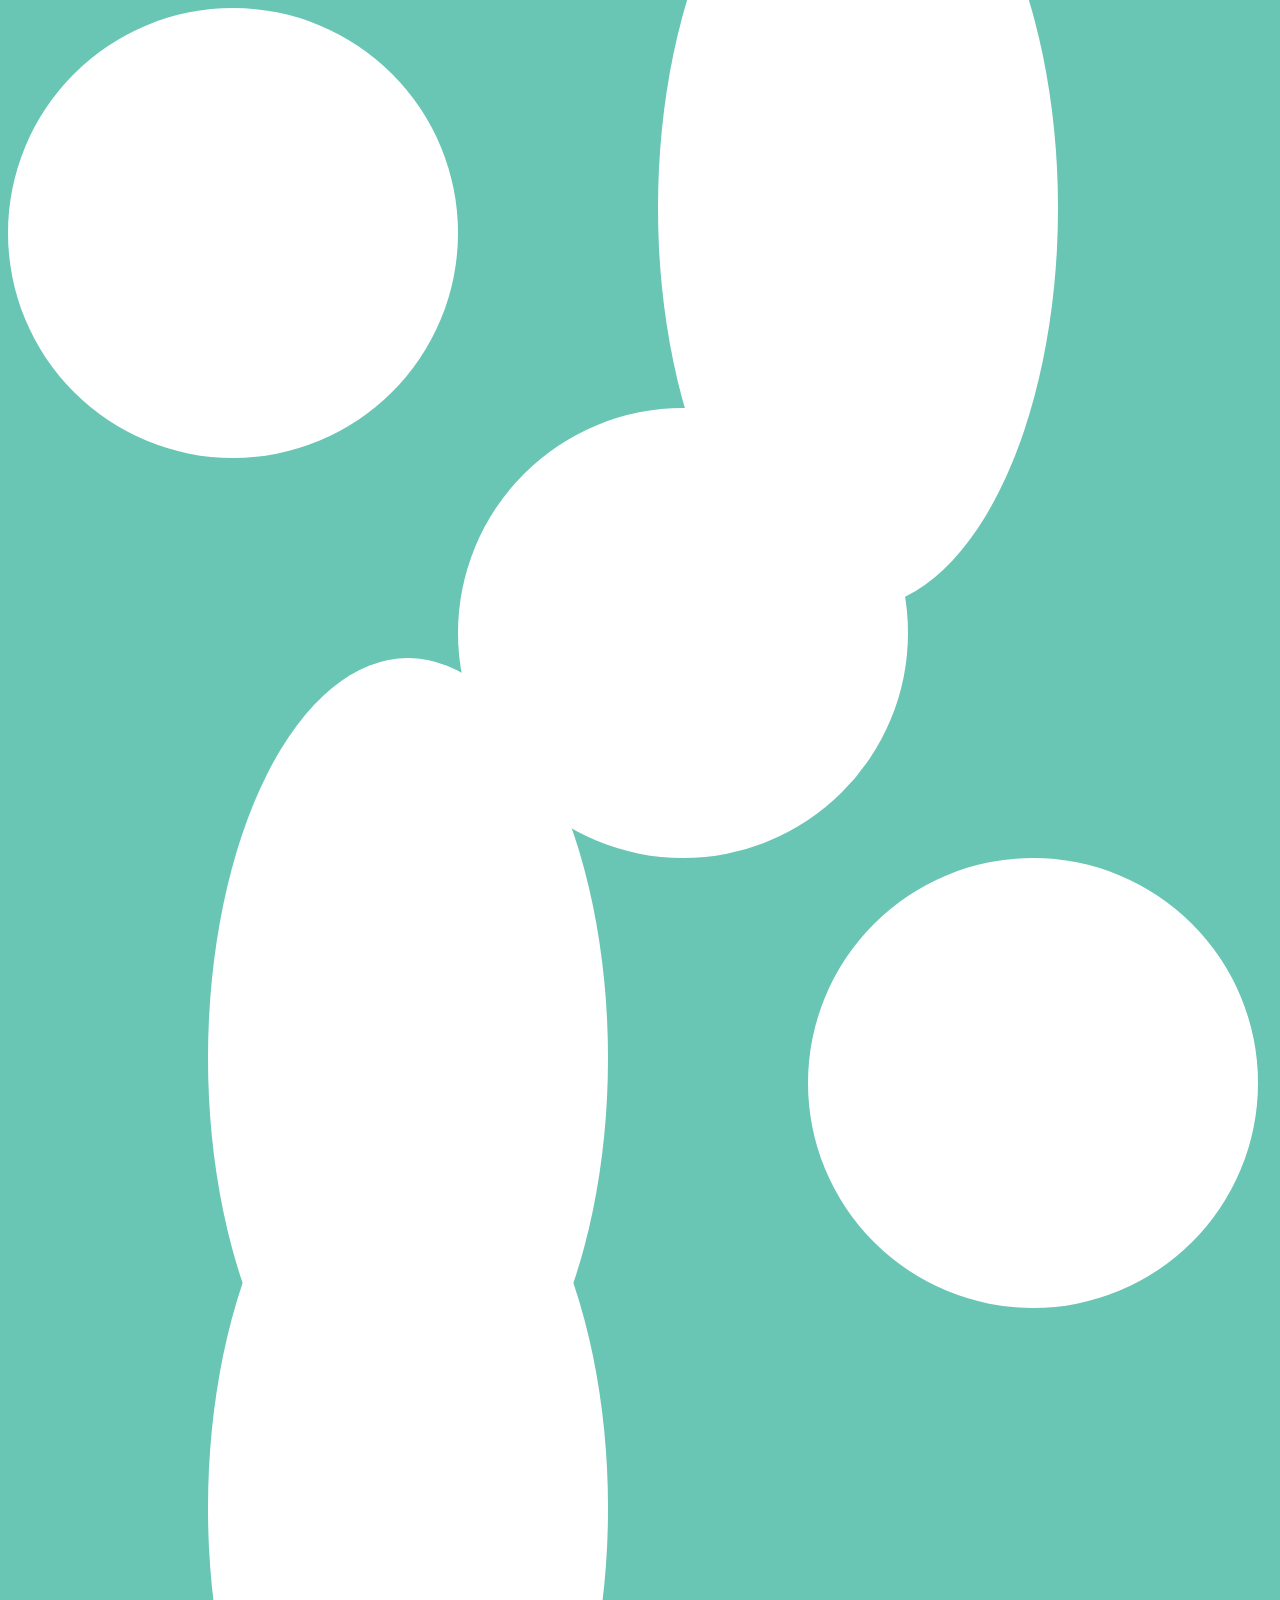
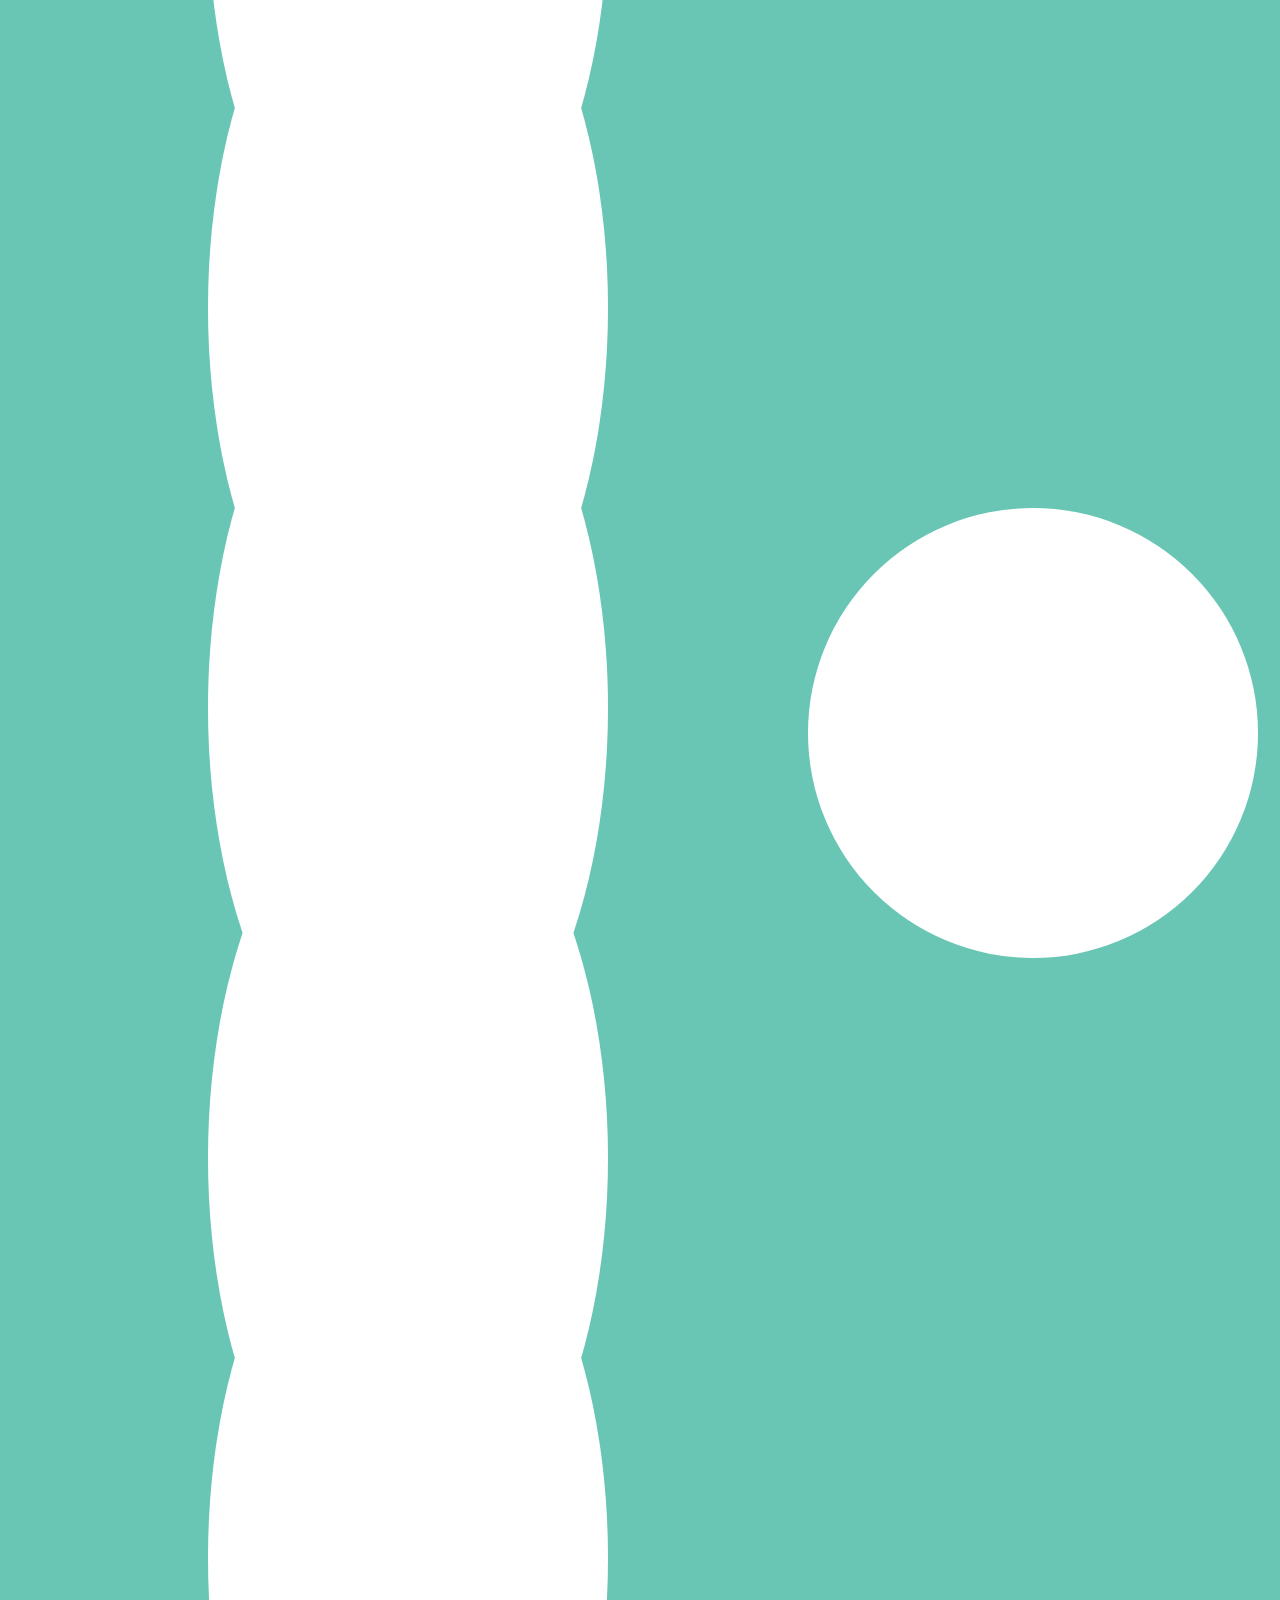
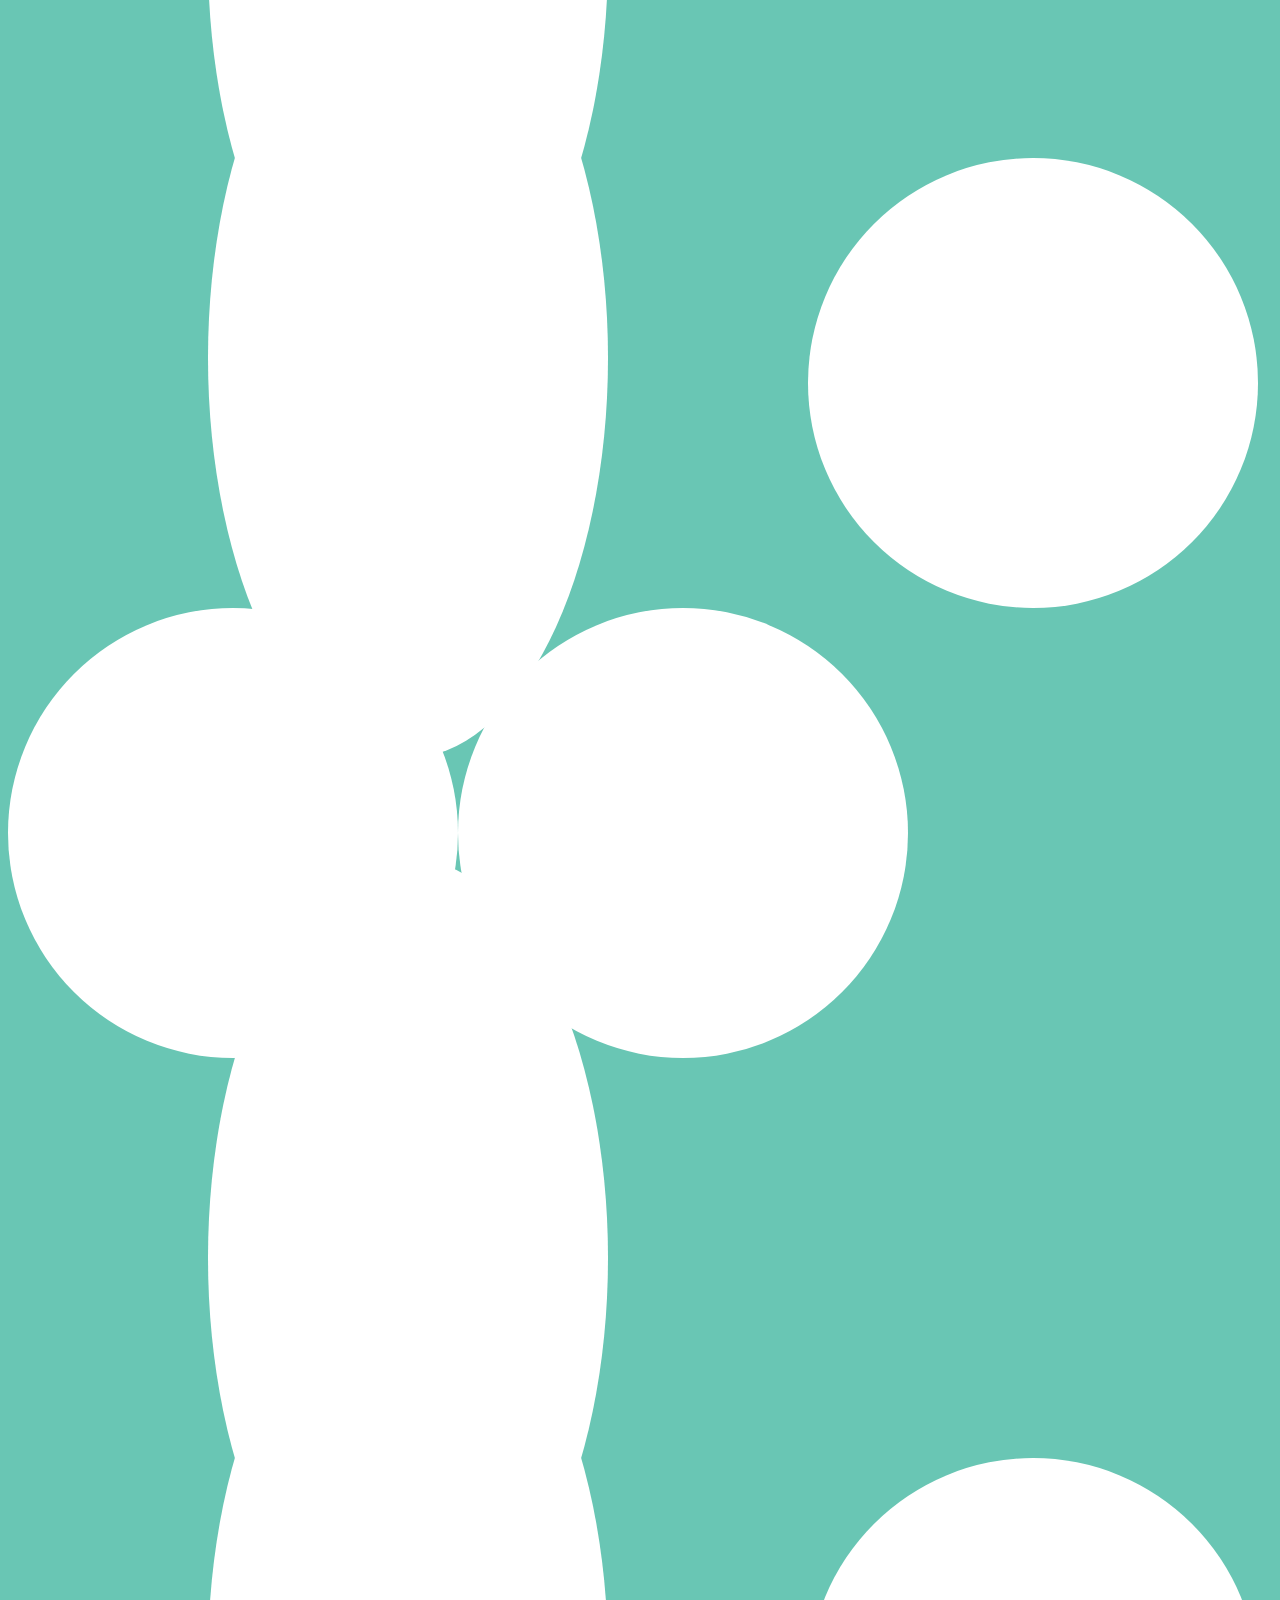
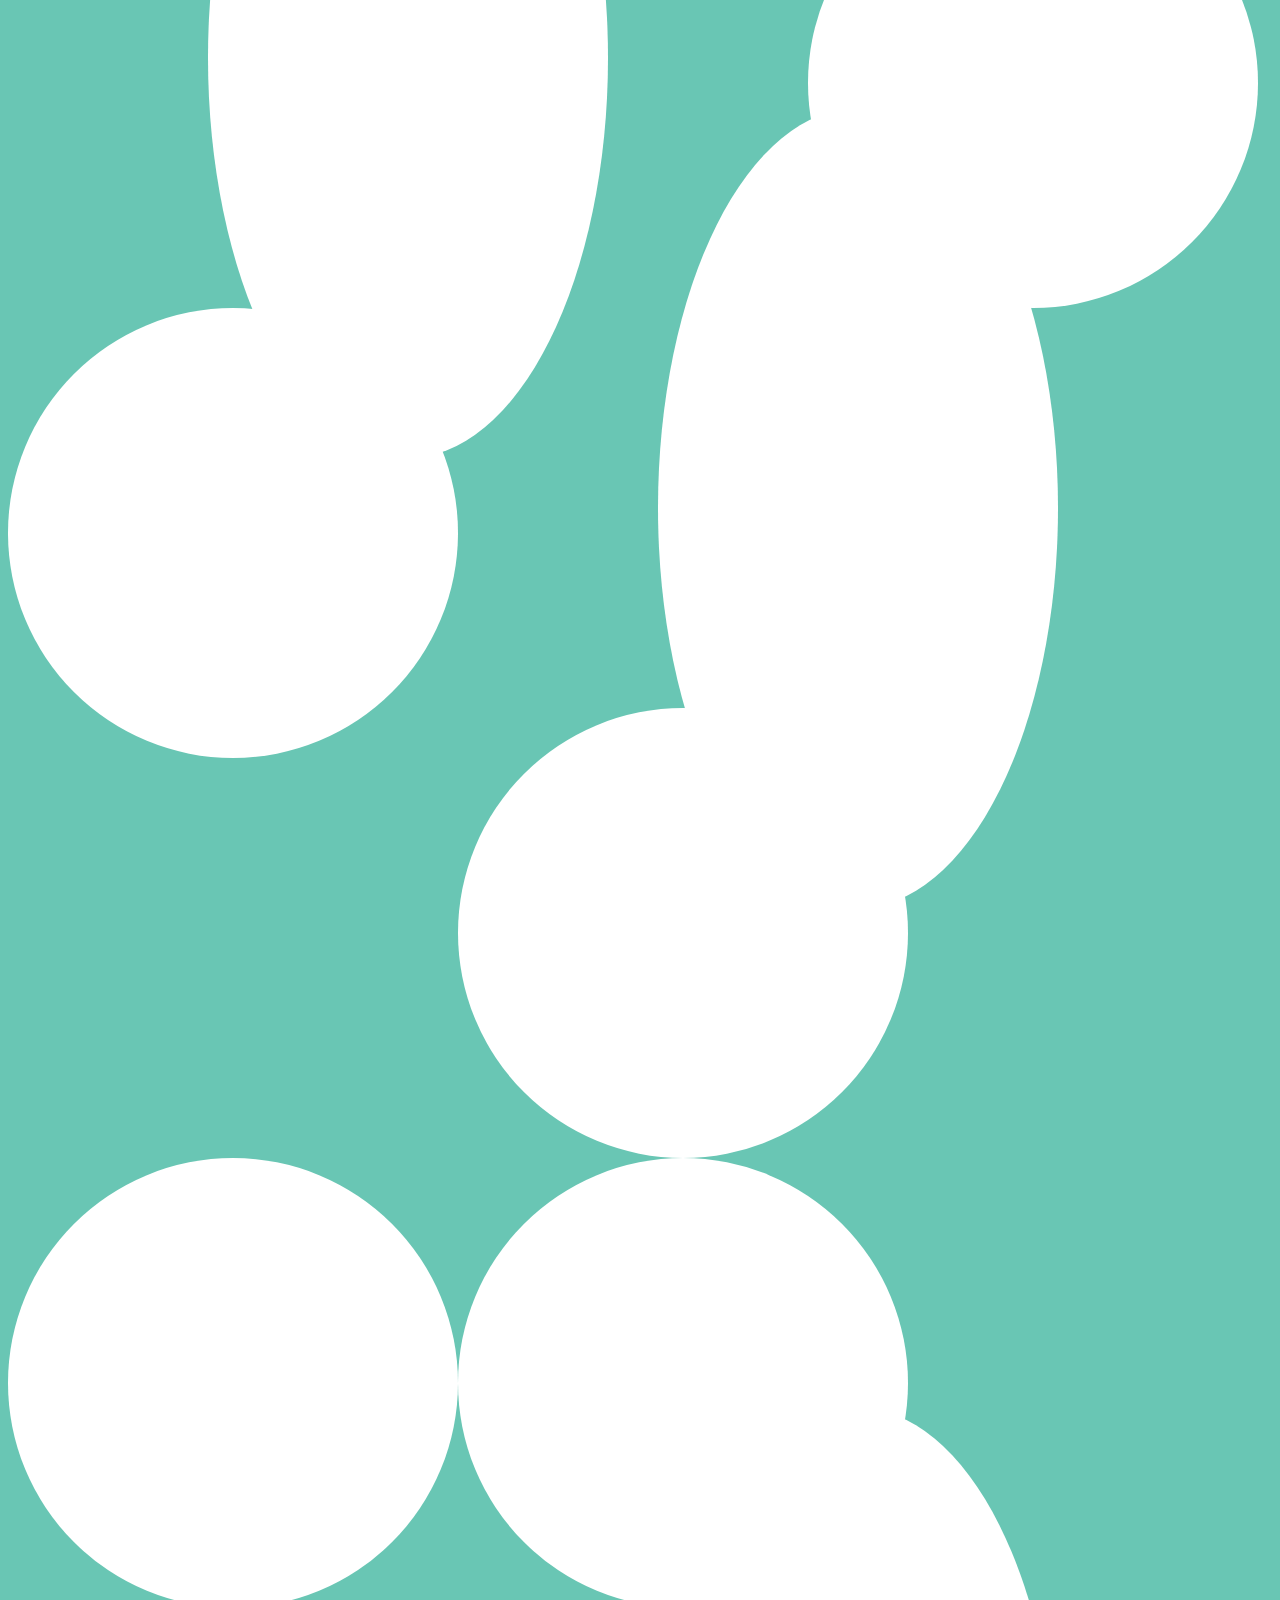
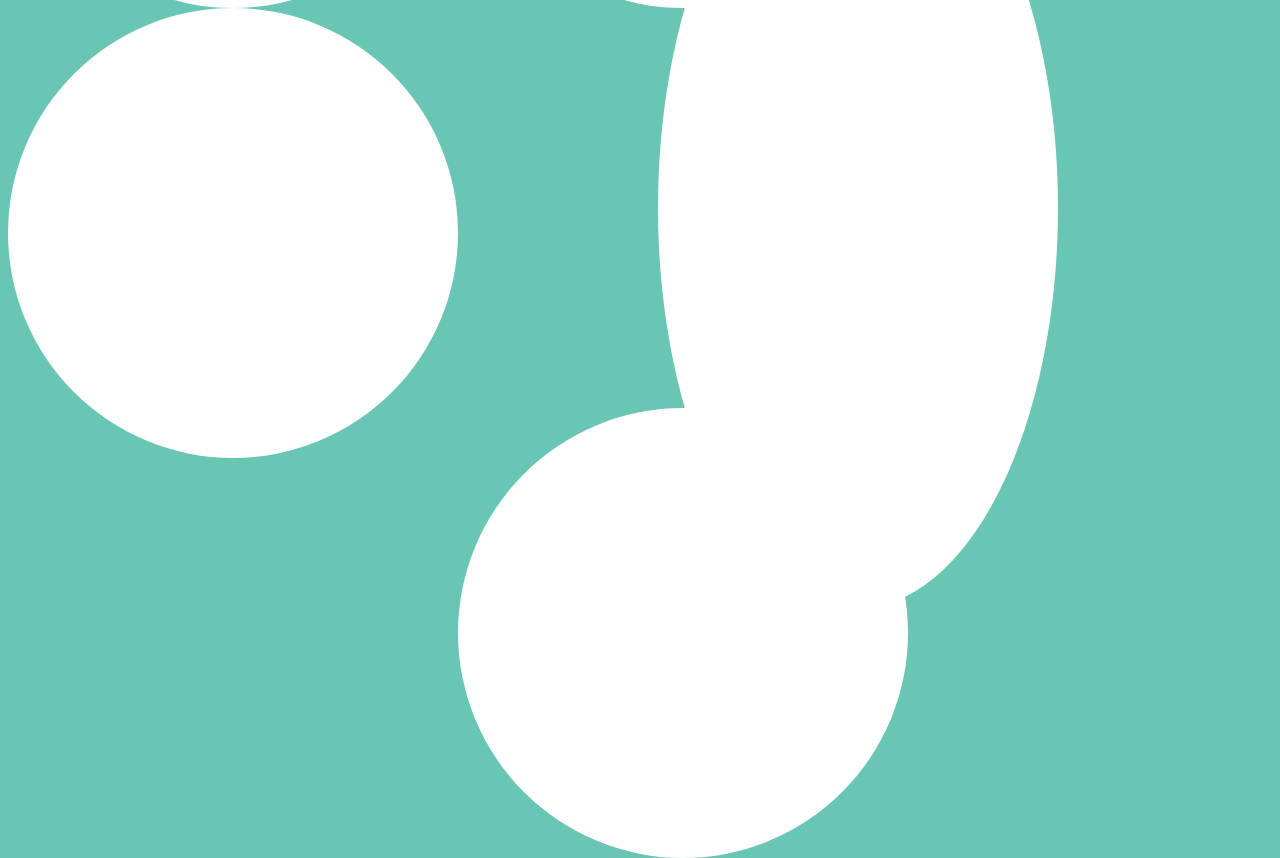
<file: beepO/ohheckbg.html>
<!DOCTYPE html>
<html>
<head>
  <style>
  body{
    background-color: #69C6B4;
    /* background-color: white; */
  }

  .xheightcircle {
    background: white;
    border-radius: 450px;
    position absolute;
    height: 450px;
    width: 450px;
    float: left;
  }

  .capheightoval {
  	width: 800px;
  	height: 400px;
  	background: white;
    float: left;
  	-moz-border-radius: 400px / 200px;
  	-webkit-border-radius: 400px / 200px;
  	border-radius: 400px / 200px;
    transform: rotate(90deg);
  }



  </style>
</head>
<body>
<div class="xheightcircle"/></div>
<div class="capheightoval"></div>
<div class="xheightcircle"/></div>
<div class="capheightoval"></div>
<div class="xheightcircle"/></div>
<div class="capheightoval"></div>
<div class="capheightoval"></div>
<div class="capheightoval"></div>
<div class="xheightcircle"/></div>
<div class="capheightoval"></div>
<div class="capheightoval"></div>

<div class="capheightoval"></div>
<div class="xheightcircle"/></div>
<div class="xheightcircle"/></div>
<div class="xheightcircle"/></div>
<div class="capheightoval"></div>
<div class="capheightoval"></div>
<div class="xheightcircle"/></div>
<div class="xheightcircle"/></div>
<div class="capheightoval"></div>
<div class="xheightcircle"/></div>
<div class="xheightcircle"/></div>

<div class="xheightcircle"/></div>
<div class="xheightcircle"/></div>
<div class="capheightoval"></div>
<div class="xheightcircle"/></div>


  </body>
  </html>
</file>
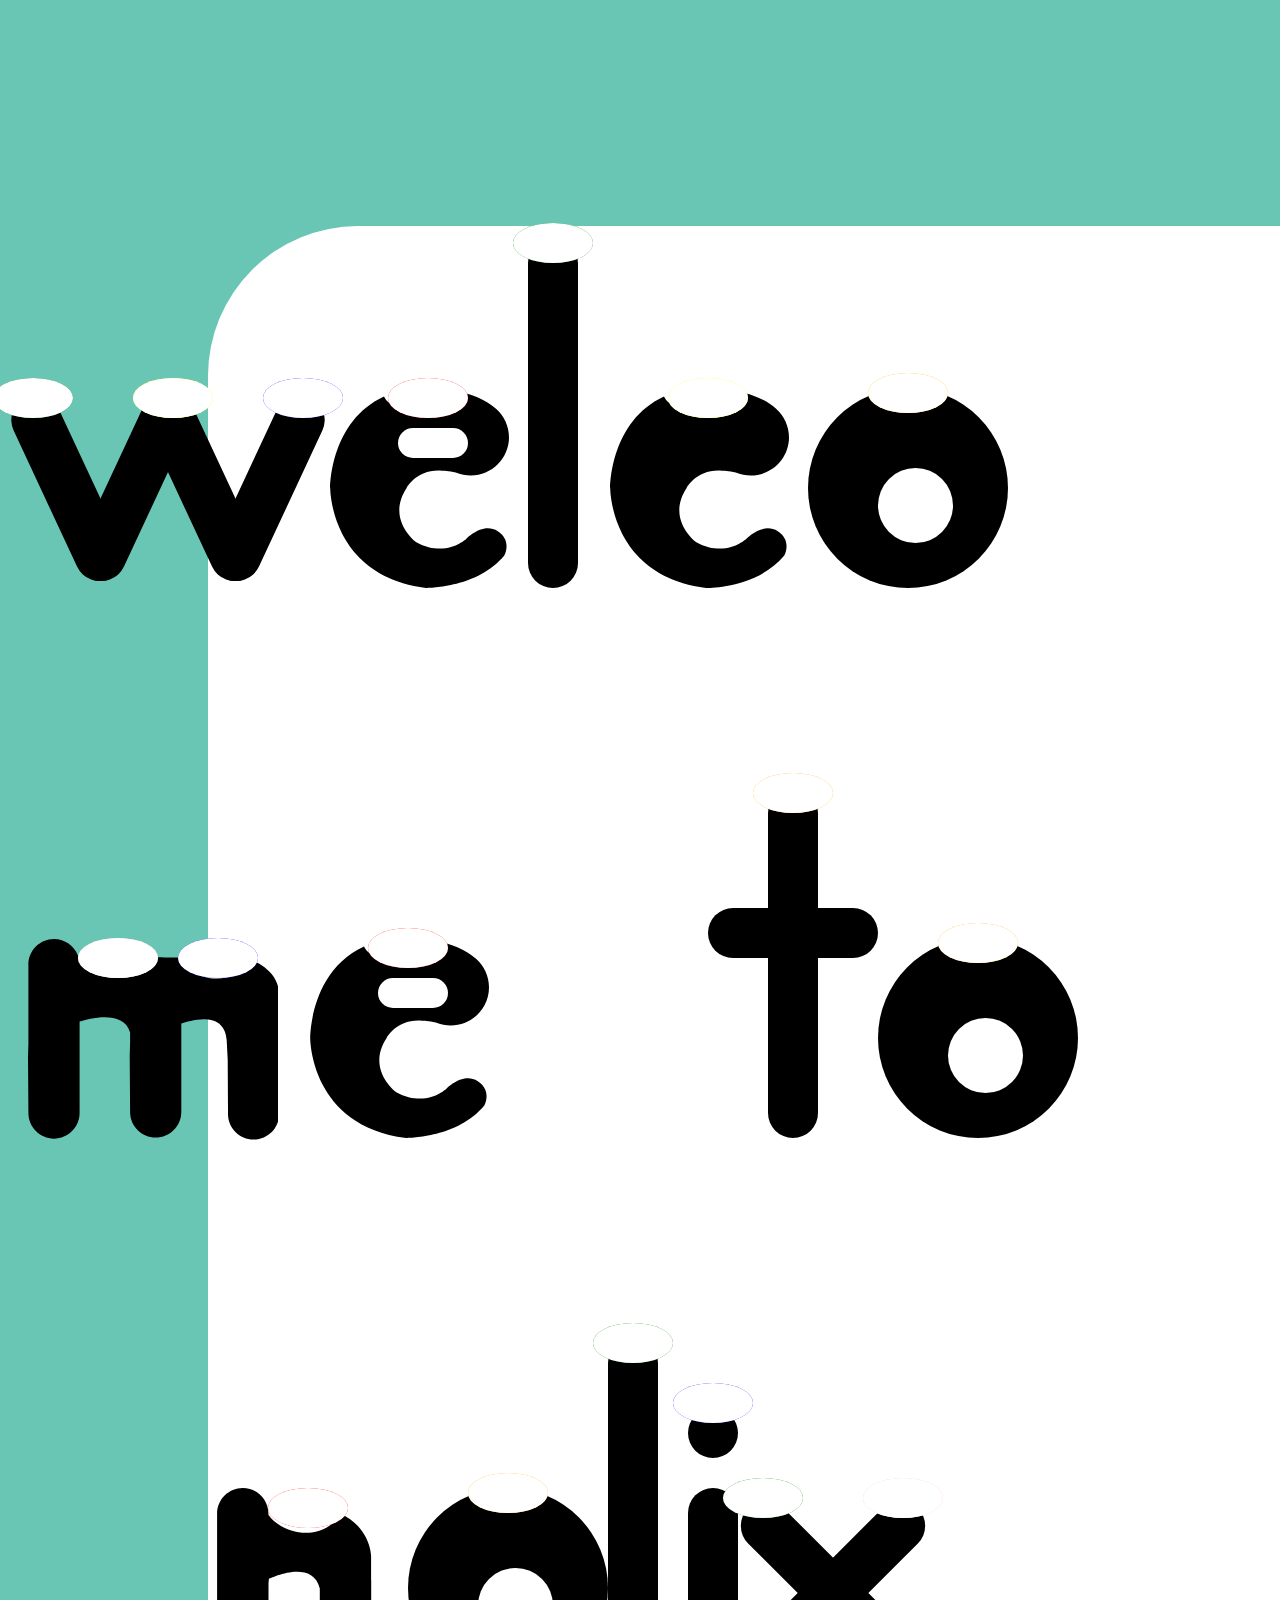
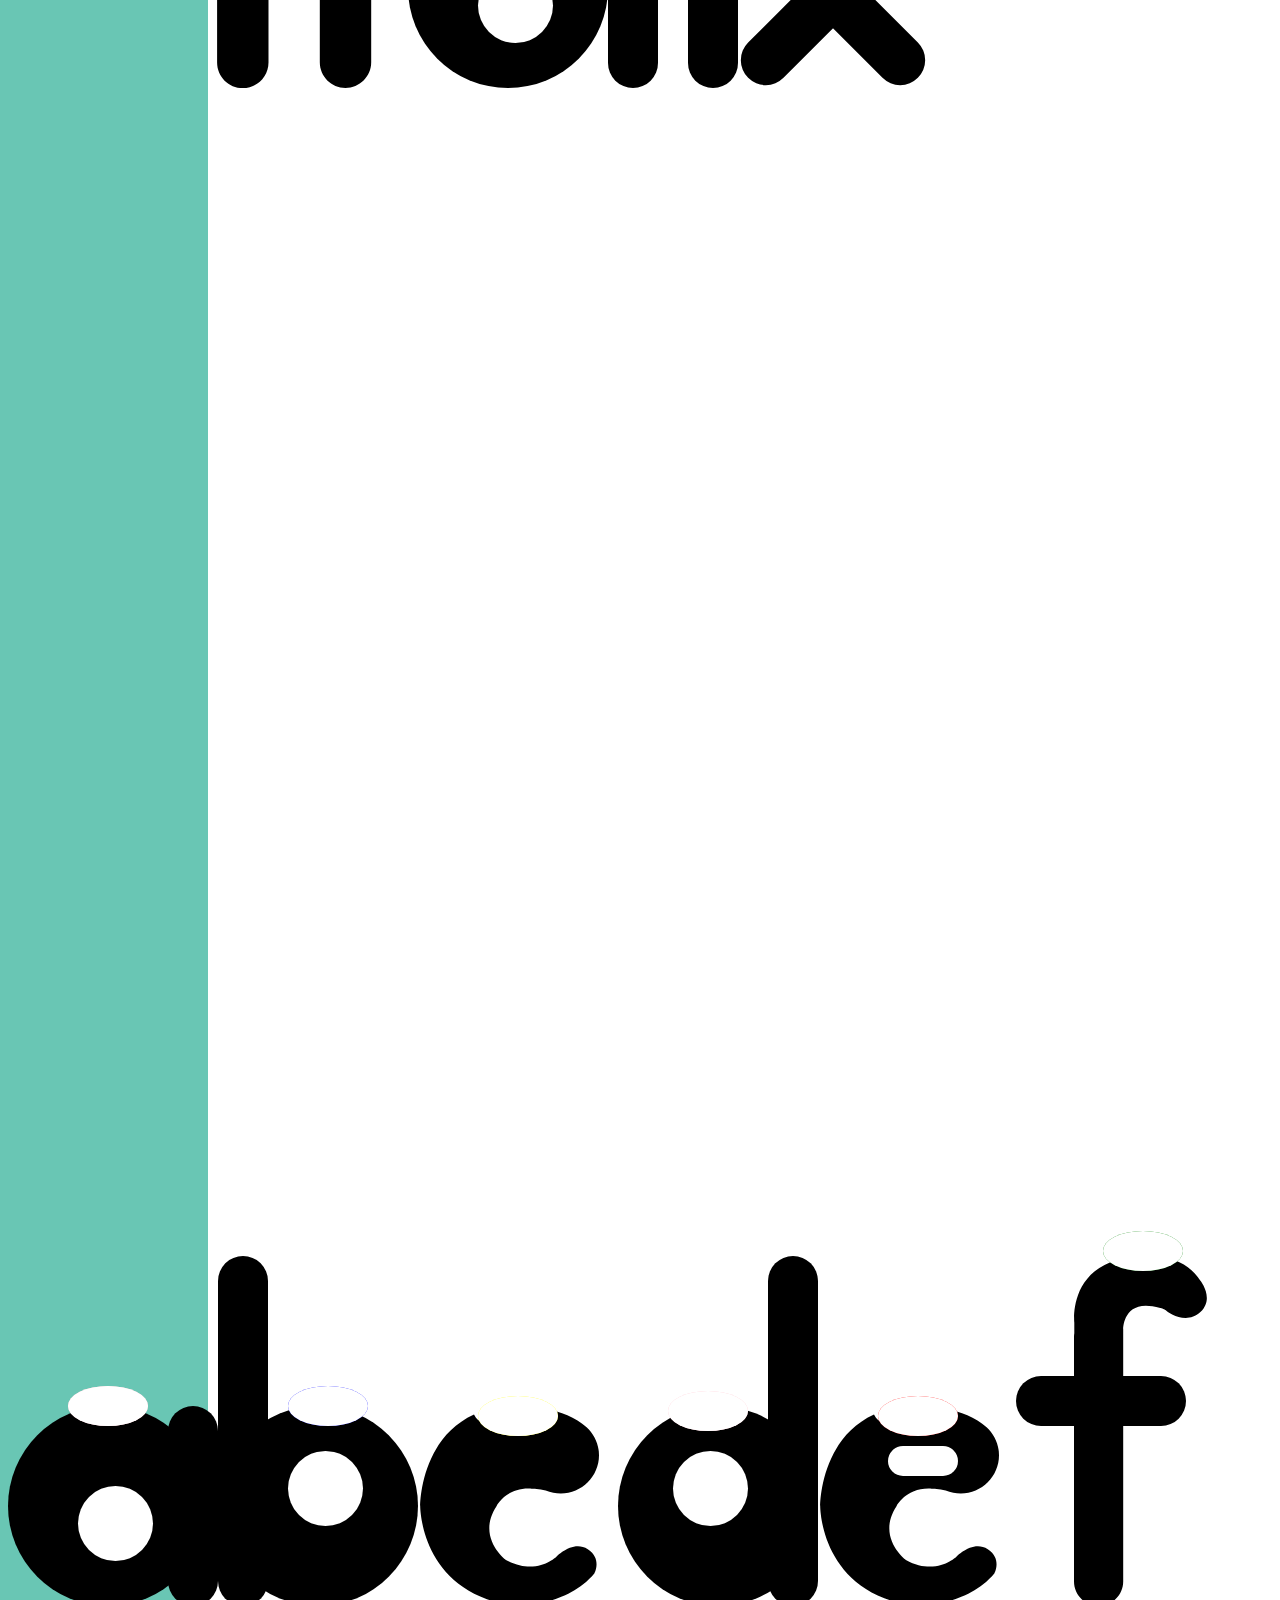
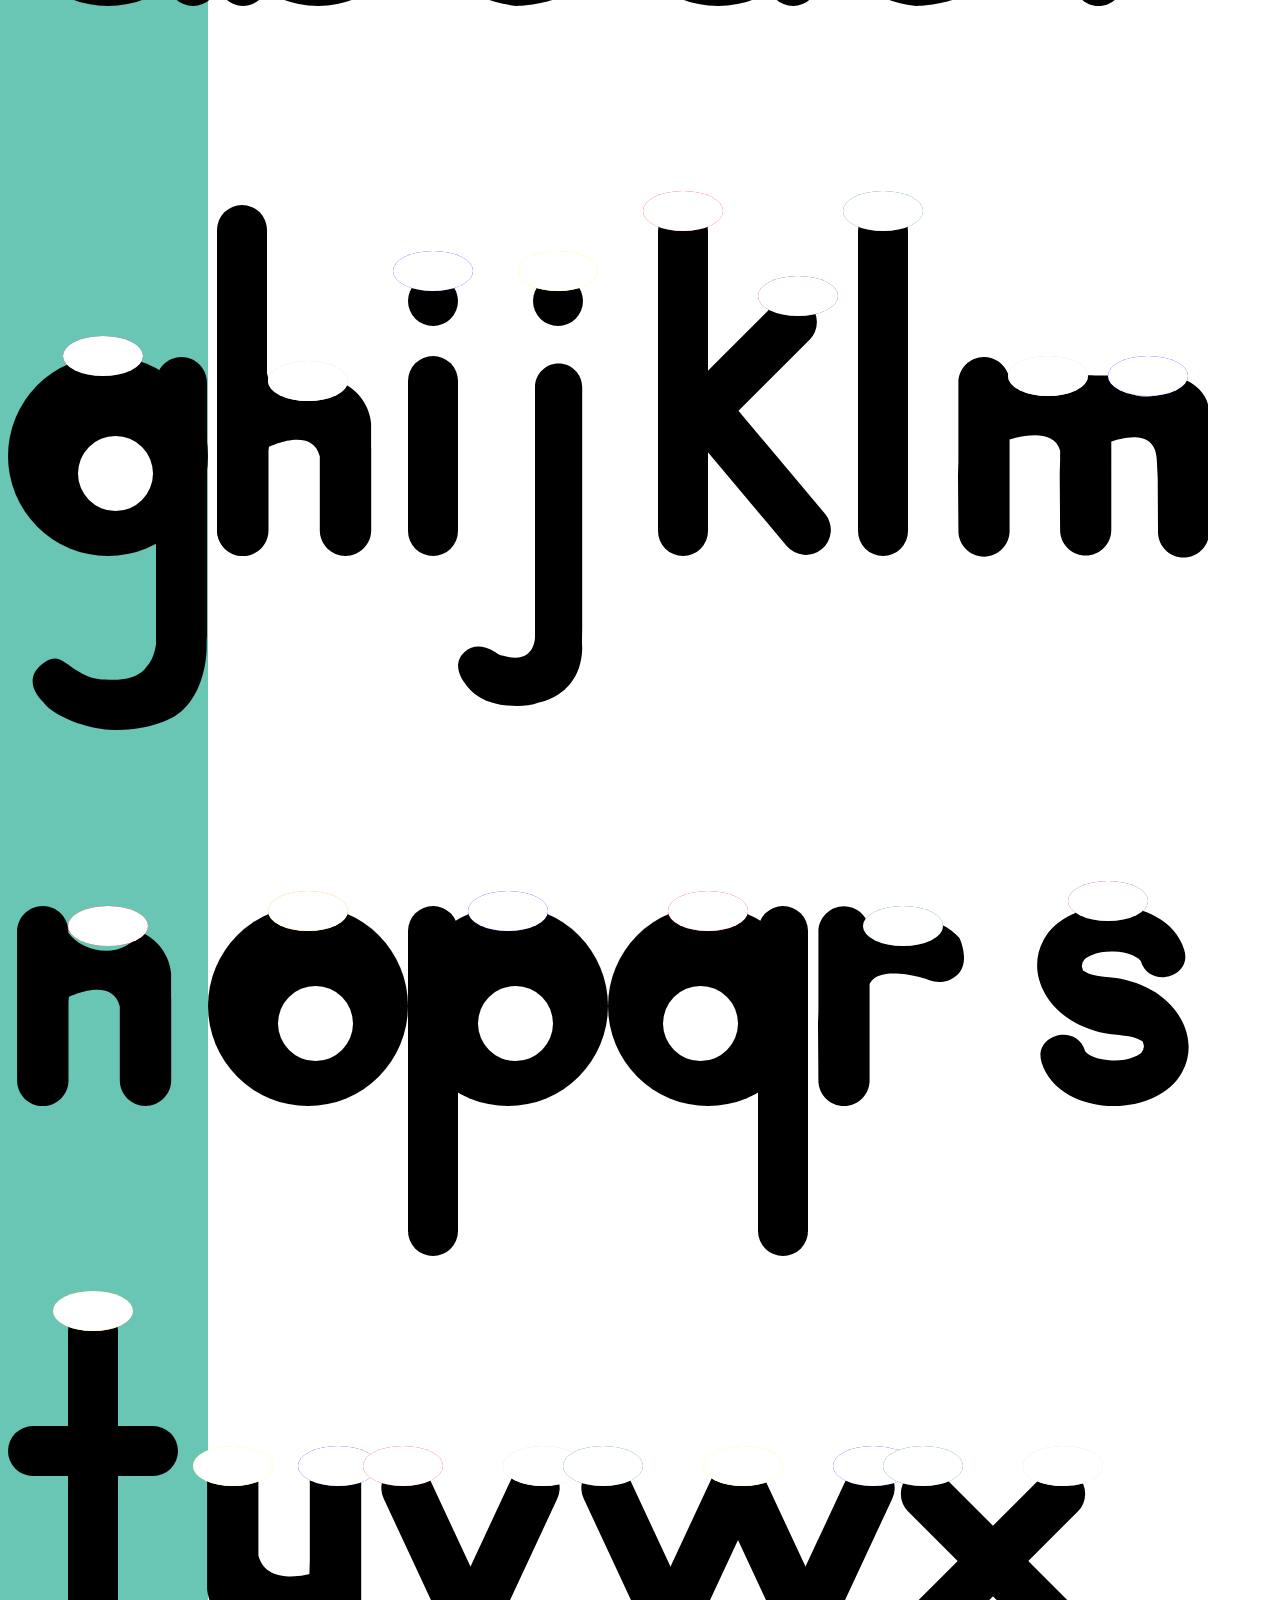
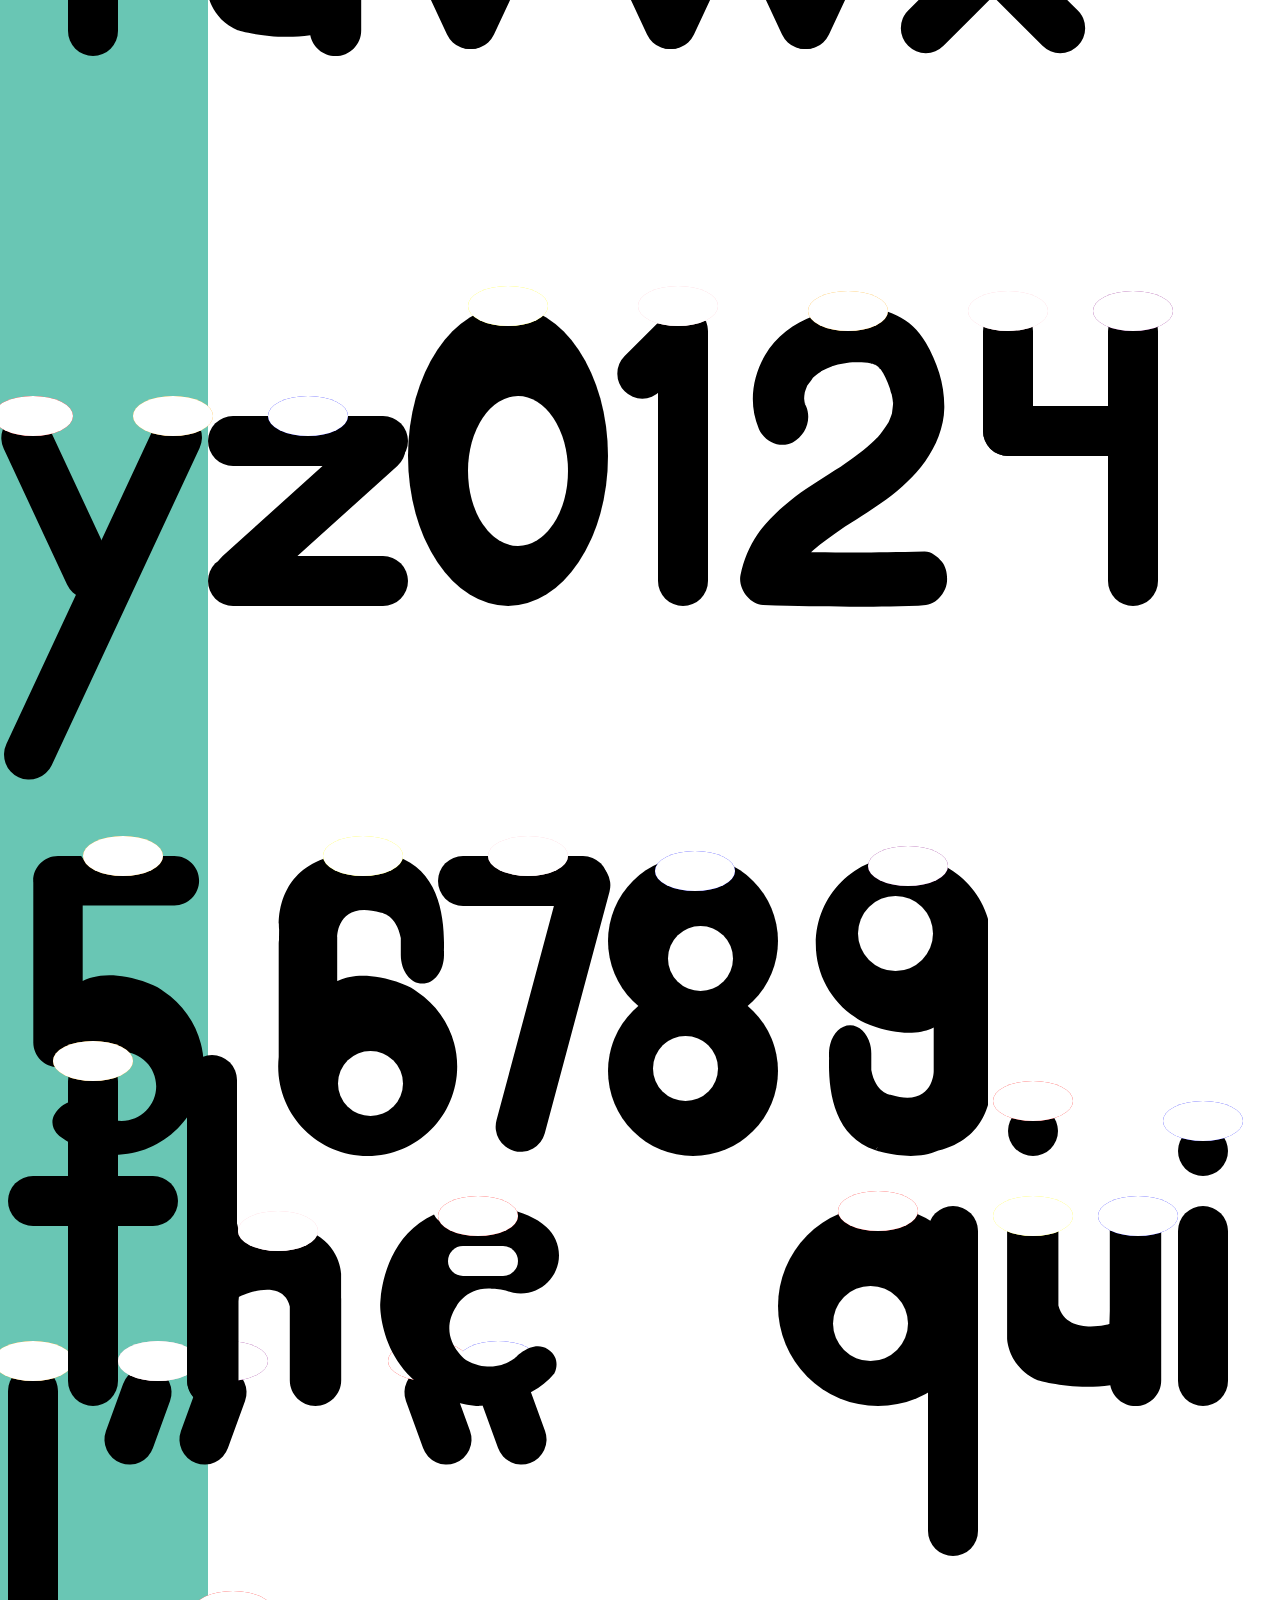
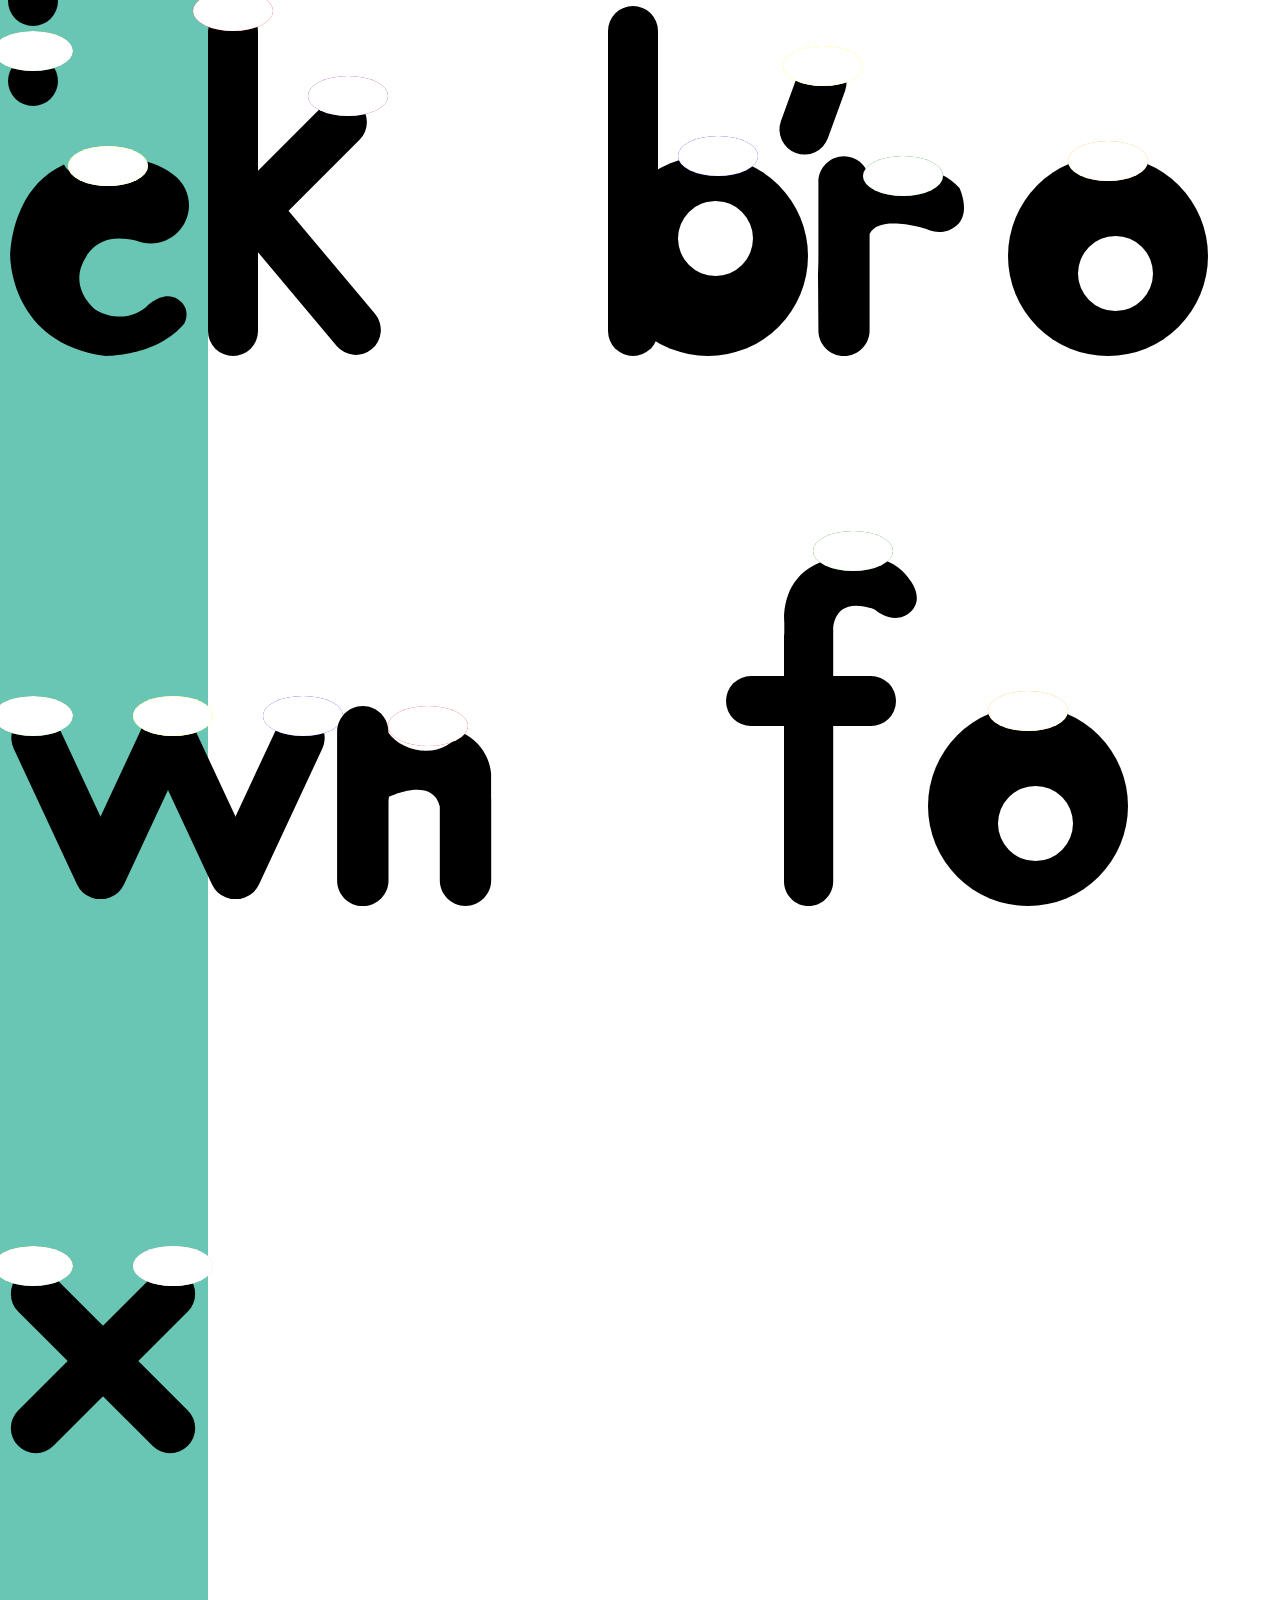
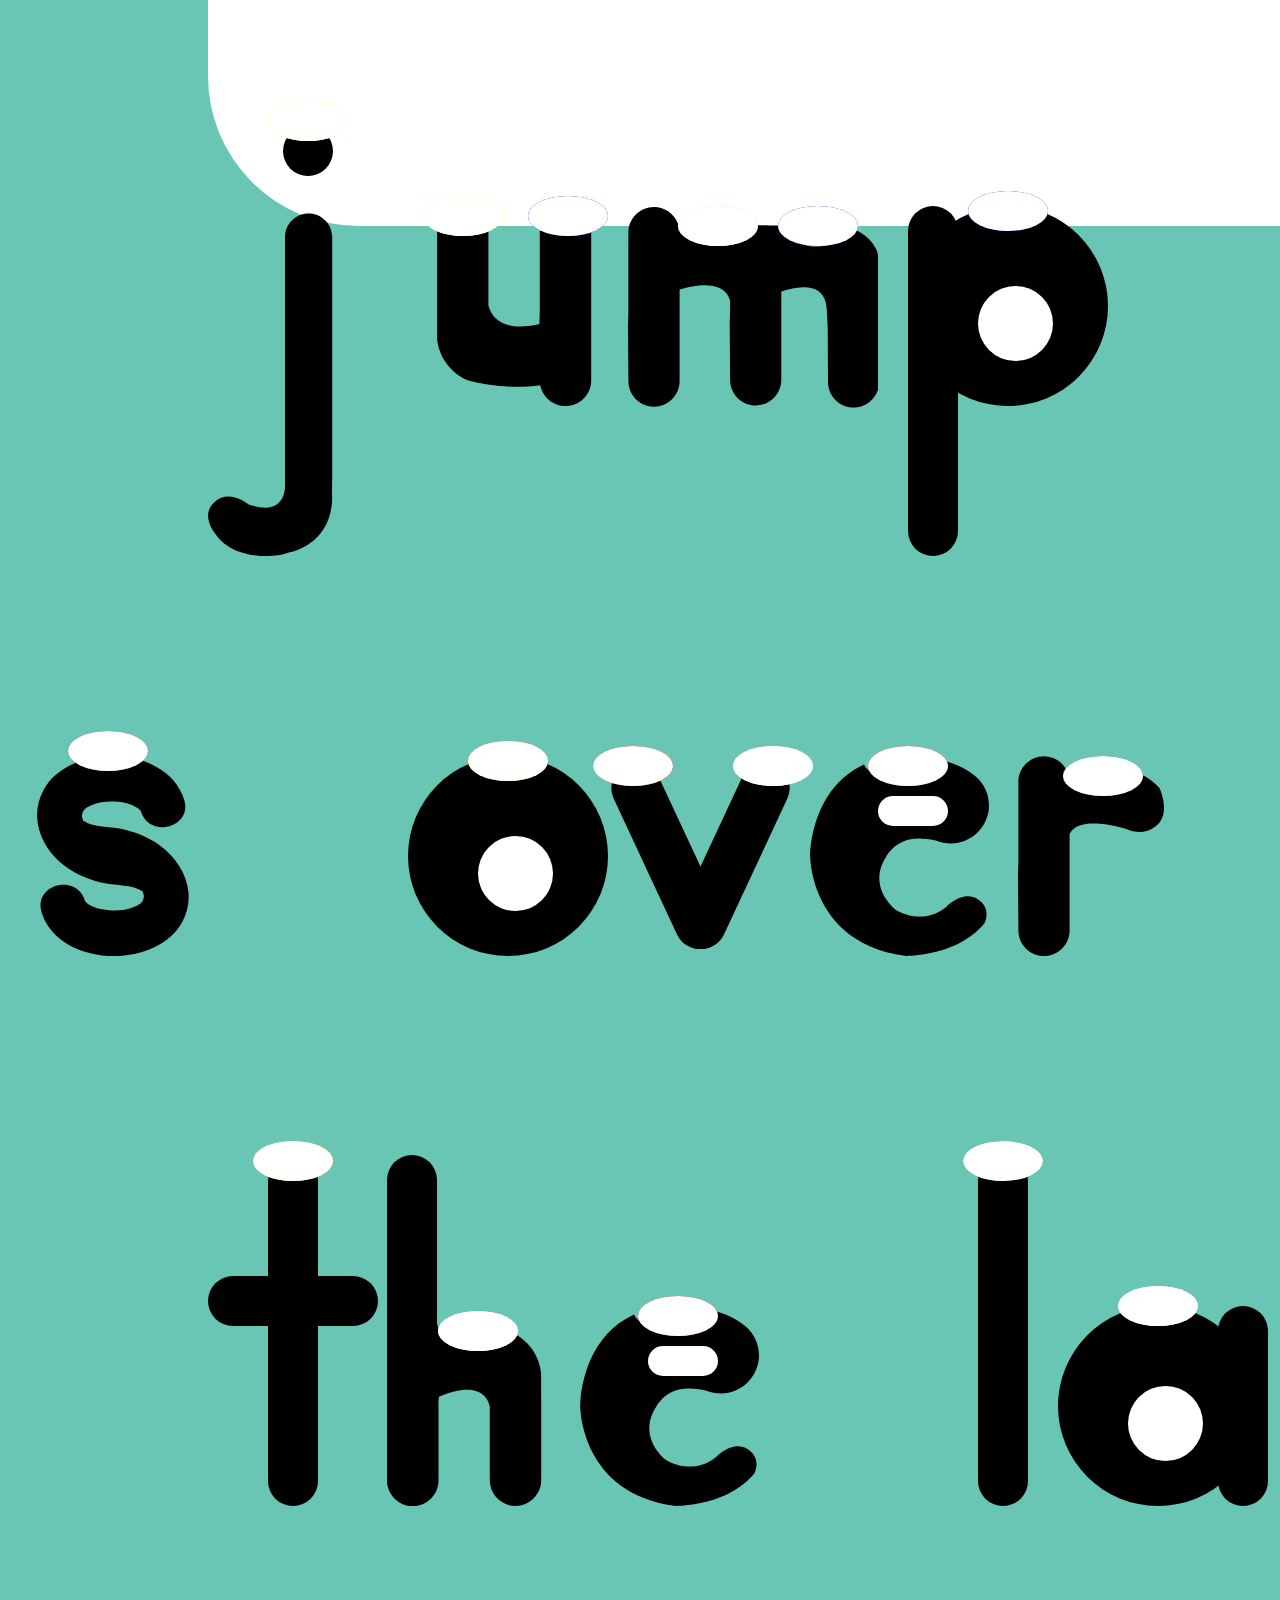
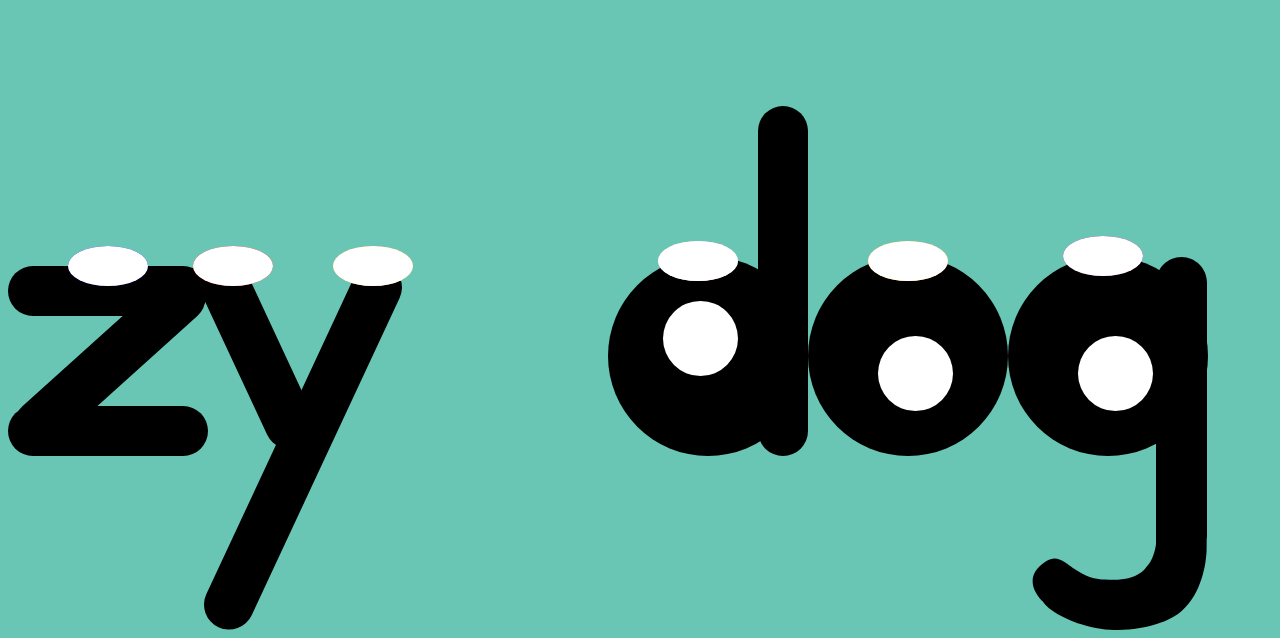
<file: beepO/oohkay.html>
<!DOCTYPE html>
<html>
<head>
  <style>
  body{
    background-color: #69C6B4;
    /* background-color: white; */
  }

  /* function toggle_visibility(.abigbite) {
       var e = document.getElementById(id);
       if(e.style.display == 'block')
          e.style.display = 'none';
       else
          e.style.display = 'block';
    } */

    .alphabet{
      width: 4100;
      height: 3000px;
      position: relative;
      float: left;
    }

    .boxhelp{
      background: white;
      border-radius: 150px;
      height: 8000px;
      width: 4120px;
      margin-left: 200px;
      margin-top: 200px;
      /* margin-left:200px;
      margin-top:200px; */
      position: absolute;
    }


    .boxhelp4{
      border-radius: 150px;
      height: 600px;
      width: 4120px;
      /* margin-left:200px;
      margin-top:200px; */

      padding-top: 2000px;
    }


  .abigbite:hover{
      visibility: hidden;
    }

.abigbiteb:hover{
  visibility: hidden;
}

.abigbitefour:hover{
  visibility: hidden;
}


.abigbitefour2:hover{
  visibility: hidden;
}

.abigbitetwo:hover{
  visibility: hidden;
}

.abigbitec:hover{
  visibility: hidden;
}

.abigbited:hover{
  visibility: hidden;
}

.abigbitee:hover{
  visibility: hidden;
}

.abigbitef:hover{
  visibility: hidden;
}

.abigbiteg:hover{
  visibility: hidden;
}

.abigbiteh:hover{
  visibility: hidden;
}


.abigbitei:hover{
  visibility: hidden;
}


.abigbitej:hover{
  visibility: hidden;
}


.abigbiteone:hover{
  visibility: hidden;
}

.abigbitek:hover{
  visibility: hidden;
}


.abigbitek2:hover{
  visibility: hidden;
}


.abigbitel:hover{
  visibility: hidden;
}


.abigbitem:hover{
  visibility: hidden;
}


.abigbitem2:hover{
  visibility: hidden;
}

.abigbiteseven:hover{
  visibility: hidden;
}

.abigbiten:hover{
  visibility: hidden;
}

.abigbitesix:hover{
  visibility: hidden;
}


.abigbiteo:hover{
  visibility: hidden;
}


.abigbitep:hover{
  visibility: hidden;
}


.abigbiteq:hover{
  visibility: hidden;
}


.abigbiter:hover{
  visibility: hidden;
}


.abigbites:hover{
  visibility: hidden;
}


.abigbitet:hover{
  visibility: hidden;
}


.abigbiteu:hover{
  visibility: hidden;
}

.abigbitenine:hover{
  visibility: hidden;
}

.abigbiteu2:hover{
  visibility: hidden;
}

.abigbitev:hover{
  visibility: hidden;
}

.abigbitev2:hover{
  visibility: hidden;
}

.abigbitew:hover{
  visibility: hidden;
}

.abigbitew2:hover{
  visibility: hidden;
}

.abigbiteeight:hover{
  visibility: hidden;
}

.abigbitew3:hover{
  visibility: hidden;
}

.abigbitex:hover{
  visibility: hidden;
}

.abigbitex2:hover{
  visibility: hidden;
}

.abigbitey:hover{
  visibility: hidden;
}

.abigbitey2:hover{
  visibility: hidden;
}

.abigbitez:hover{
  visibility: hidden;
}

.abigbitezero:hover{
  visibility: hidden;
}

.abigbitefive:hover{
  visibility: hidden;
}

.abigbitedot:hover{
  visibility: hidden;
}

.abigbitedot2:hover{
  visibility: hidden;
}

.abigbitedot3:hover{
  visibility: hidden;
}

.abigbitedot4:hover{
  visibility: hidden;
}

.abigbitedot5:hover{
  visibility: hidden;
}

.abigbiteexclam:hover{
  visibility: hidden;
}

.abigbiteexclam2:hover{
  visibility: hidden;
}

.abigbiteperiod:hover{
  visibility: hidden;
}

/* .xheightcircle {
  background: white;
  border-radius: 450px;
  position absolute;
  height: 400px;
  width: 400px;
  float: left;
}

.capheightoval {
  position: absolute;
	width: 700px;
	height: 300px;
	background: white;
	-moz-border-radius: 350px / 175px;
	-webkit-border-radius: 350px / 175px;
	border-radius: 350px / 175px;
  transform: rotate(90deg);
  left: -290px;

} */

.bigbite {
	width: 80px;
	height: 40px;
	background: pink;
	-moz-border-radius: 40px / 20px;
	-webkit-border-radius: 40px / 20px;
	border-radius: 40px / 20px;
  top:-20px;
  left: 60px;
  position:relative;
}

.bigbiteb {
	width: 80px;
	height: 40px;
	background: blue;
	-moz-border-radius: 40px / 20px;
	-webkit-border-radius: 40px / 20px;
	border-radius: 40px / 20px;
  top:130px;
  left: 70px;
  position:relative;
}

.bigbited {
	width: 80px;
	height: 40px;
	background: pink;
	-moz-border-radius: 40px / 20px;
	-webkit-border-radius: 40px / 20px;
	border-radius: 40px / 20px;
  top:210px;
  left:50px;
  position:absolute;
}

.bigbiteg{
	width: 80px;
	height: 40px;
	background: purple;
	-moz-border-radius: 40px / 20px;
	-webkit-border-radius: 40px / 20px;
	border-radius: 40px / 20px;
  top:-220px;
  left: 55px;
  position:relative;
}

.bigbitef{
	width: 80px;
	height: 40px;
	background: green;
	-moz-border-radius: 40px / 20px;
	-webkit-border-radius: 40px / 20px;
	border-radius: 40px / 20px;
  top:-375px;
  left: 85px;
  position:relative;
}

.bigbitec{
  width: 80px;
	height: 40px;
	background: yellow;
	-moz-border-radius: 40px / 20px;
	-webkit-border-radius: 40px / 20px;
	border-radius: 40px / 20px;
  top:-60px;
  left: 60px;
  position:relative;
}

.bigbitee{
  width: 80px;
	height: 40px;
	background: red;
	-moz-border-radius: 40px / 20px;
	-webkit-border-radius: 40px / 20px;
	border-radius: 40px / 20px;
  top:-60px;
  left: 60px;
  position:relative;
}

.bigbiteo{
  width: 80px;
	height: 40px;
	background: orange;
	-moz-border-radius: 40px / 20px;
	-webkit-border-radius: 40px / 20px;
	border-radius: 40px / 20px;
  top:135px;
  left: 60px;
  position:relative;
}

.bigbitep{
  width: 80px;
	height: 40px;
	background: blue;
	-moz-border-radius: 40px / 20px;
	-webkit-border-radius: 40px / 20px;
	border-radius: 40px / 20px;
  top:135px;
  left: 60px;
  position:relative;
}

.bigbiteq{
  width: 80px;
	height: 40px;
	background: red;
	-moz-border-radius: 40px / 20px;
	-webkit-border-radius: 40px / 20px;
	border-radius: 40px / 20px;
  top:135px;
  left: 60px;
  position:relative;
}

.bigbiter{
  width: 80px;
	height: 40px;
	background: green;
	-moz-border-radius: 40px / 20px;
	-webkit-border-radius: 40px / 20px;
	border-radius: 40px / 20px;
  top:-225px;
  left: 55px;
  position:relative;
}

.bigbites{
  width: 80px;
	height: 40px;
	background: purple;
	-moz-border-radius: 40px / 20px;
	-webkit-border-radius: 40px / 20px;
	border-radius: 40px / 20px;
  top:-225px;
  left: 60px;
  position:relative;
}


.bigbiteeight{
  width: 80px;
	height: 40px;
	background: blue;
	-moz-border-radius: 40px / 20px;
	-webkit-border-radius: 40px / 20px;
	border-radius: 40px / 20px;
  left: 47px;
  top: 45px;
  position:relative;
}

.bigbiteh{
  width: 80px;
	height: 40px;
	background: pink;
	-moz-border-radius: 40px / 20px;
	-webkit-border-radius: 40px / 20px;
	border-radius: 40px / 20px;
  top:-195px;
  left: 60px;
  position:relative;
}

.bigbitei{
  width: 80px;
	height: 40px;
	background: blue;
	-moz-border-radius: 40px / 20px;
	-webkit-border-radius: 40px / 20px;
	border-radius: 40px / 20px;
  top:120px;
  left: -15px;
  position:absolute;
}

.bigbitej{
  width: 80px;
	height: 40px;
	background: yellow;
	-moz-border-radius: 40px / 20px;
	-webkit-border-radius: 40px / 20px;
	border-radius: 40px / 20px;
  top:-305px;
  left: 60px;
  position:relative;
}

.bigbitek{
  width: 80px;
	height: 40px;
	background: red;
	-moz-border-radius: 40px / 20px;
	-webkit-border-radius: 40px / 20px;
	border-radius: 40px / 20px;
  top:-15px;
  left:-15px;
  position:relative;
}

.bigbitek2{
  width: 80px;
	height: 40px;
	background: purple;
	-moz-border-radius: 40px / 20px;
	-webkit-border-radius: 40px / 20px;
	border-radius: 40px / 20px;
  top:30px;
  left: 100px;
  position:relative;
}

.bigbitefour{
  width: 80px;
	height: 40px;
	background: pink;
	-moz-border-radius: 40px / 20px;
	-webkit-border-radius: 40px / 20px;
	border-radius: 40px / 20px;
  left: -40px;
  top: 35px;
  position:relative;
}

.bigbitefour2{
  width: 80px;
	height: 40px;
	background: purple;
	-moz-border-radius: 40px / 20px;
	-webkit-border-radius: 40px / 20px;
	border-radius: 40px / 20px;
  left: 85px;
  top: -5px;
  position:relative;
}

.abigbitefour{
  width: 80px;
	height: 40px;
	background: white;
	-moz-border-radius: 40px / 20px;
	-webkit-border-radius: 40px / 20px;
	border-radius: 40px / 20px;
  top: -45px;
  left: -40px;
  position:relative;
}

.abigbitefour2{
  width: 80px;
	height: 40px;
	background: white;
	-moz-border-radius: 40px / 20px;
	-webkit-border-radius: 40px / 20px;
	border-radius: 40px / 20px;
  top: -85px;
  left: 85px;
  position:relative;
}

.bigbiteone{
  width: 80px;
	height: 40px;
	background:pink;
	-moz-border-radius: 40px / 20px;
	-webkit-border-radius: 40px / 20px;
	border-radius: 40px / 20px;
  left: 30px;
  top: 30px;
  position:relative;
}

.bigbitetwo{
  width: 80px;
	height: 40px;
	background:orange;
	-moz-border-radius: 40px / 20px;
	-webkit-border-radius: 40px / 20px;
	border-radius: 40px / 20px;
  left: 0px;
  top: -315px;
  position:relative;
}

.abigbitetwo{
  width: 80px;
	height: 40px;
	background:white;
	-moz-border-radius: 40px / 20px;
	-webkit-border-radius: 40px / 20px;
	border-radius: 40px / 20px;
  left: 0px;
  top: -355px;
  position:relative;
}


.bigbitel{
  width: 80px;
	height: 40px;
	background: green;
	-moz-border-radius: 40px / 20px;
	-webkit-border-radius: 40px / 20px;
	border-radius: 40px / 20px;
  top:-15px;
  left: -15px;
  position:relative;
}

.bigbitem{
  width: 80px;
	height: 40px;
	background: pink;
	-moz-border-radius: 40px / 20px;
	-webkit-border-radius: 40px / 20px;
	border-radius: 40px / 20px;
  top:-200px;
  left:70px;
  position:relative;
}

.bigbitem2{
  width: 80px;
	height: 40px;
	background: blue;
	-moz-border-radius: 40px / 20px;
	-webkit-border-radius: 40px / 20px;
	border-radius: 40px / 20px;
  top: -240px;
  left: 170px;
  position:relative;
}

.bigbiten{
  width: 80px;
	height: 40px;
	background: red;
	-moz-border-radius: 40px / 20px;
	-webkit-border-radius: 40px / 20px;
	border-radius: 40px / 20px;
  top:-50px;
  left:60px;
  position:relative;
}

.bigbitet{
  width: 80px;
	height: 40px;
	background: orange;
	-moz-border-radius: 40px / 20px;
	-webkit-border-radius: 40px / 20px;
	border-radius: 40px / 20px;
  top:-15px;
  left: 45px;
  position:relative;
}

.bigbiteu{
  width: 80px;
	height: 40px;
	background: yellow;
	-moz-border-radius: 40px / 20px;
	-webkit-border-radius: 40px / 20px;
	border-radius: 40px / 20px;
  top:-210px;
  left: 15px;
  position:relative;
}

.bigbiteu2{
  width: 80px;
	height: 40px;
	background: blue;
	-moz-border-radius: 40px / 20px;
	-webkit-border-radius: 40px / 20px;
	border-radius: 40px / 20px;
  top:-250px;
  left: 120px;
  position:relative;
}

.bigbitev{
  width: 80px;
	height: 40px;
	background: red;
	-moz-border-radius: 40px / 20px;
	-webkit-border-radius: 40px / 20px;
	border-radius: 40px / 20px;
  top:140px;
  left: -15px;
  position:relative;
}

.bigbitev2{
  width: 80px;
	height: 40px;
	background: pink;
	-moz-border-radius: 40px / 20px;
	-webkit-border-radius: 40px / 20px;
	border-radius: 40px / 20px;
  top:100px;
  left: 125px;
  position:relative;
}
.bigbitew{
  width: 80px;
	height: 40px;
	background: green;
	-moz-border-radius: 40px / 20px;
	-webkit-border-radius: 40px / 20px;
	border-radius: 40px / 20px;
  top:140px;
  left: -15px;
  position:relative;
}

.bigbitew2{
  width: 80px;
	height: 40px;
	background: yellow;
	-moz-border-radius: 40px / 20px;
	-webkit-border-radius: 40px / 20px;
	border-radius: 40px / 20px;
  top:100px;
  left: 125px;
  position:relative;
}

.bigbitew3{
  width: 80px;
	height: 40px;
	background: blue;
	-moz-border-radius: 40px / 20px;
	-webkit-border-radius: 40px / 20px;
	border-radius: 40px / 20px;
  top:60px;
  left: 255px;
  position:relative;
}

.bigbitex{
  width: 80px;
	height: 40px;
	background: green;
	-moz-border-radius: 40px / 20px;
	-webkit-border-radius: 40px / 20px;
	border-radius: 40px / 20px;
  top:140px;
  left: -15px;
  position:relative;
}

.bigbitex2{
  width: 80px;
	height: 40px;
	background: pink;
	-moz-border-radius: 40px / 20px;
	-webkit-border-radius: 40px / 20px;
	border-radius: 40px / 20px;
  top:100px;
  left: 125px;
  position:relative;
}

.bigbitey{
  width: 80px;
	height: 40px;
	background: red;
	-moz-border-radius: 40px / 20px;
	-webkit-border-radius: 40px / 20px;
	border-radius: 40px / 20px;
  top:140px;
  left: -15px;
  position:relative;
}

.bigbitey2{
  width: 80px;
	height: 40px;
	background: orange;
	-moz-border-radius: 40px / 20px;
	-webkit-border-radius: 40px / 20px;
	border-radius: 40px / 20px;
  top:100px;
  left: 125px;
  position:relative;
}

.bigbitez{
  width: 80px;
	height: 40px;
	background: blue;
	-moz-border-radius: 40px / 20px;
	-webkit-border-radius: 40px / 20px;
	border-radius: 40px / 20px;
  top: 140px;
  left: 60px;
  position:relative;
}

.bigbitezero{
  width: 80px;
	height: 40px;
	background: yellow;
	-moz-border-radius: 40px / 20px;
	-webkit-border-radius: 40px / 20px;
	border-radius: 40px / 20px;
  top:-320px;
  left: 60px;
  position:relative;
}

.bigbiteperiod{
  width: 80px;
	height: 40px;
	background: red;
	-moz-border-radius: 40px / 20px;
	-webkit-border-radius: 40px / 20px;
	border-radius: 40px / 20px;
  top:-75px;
  left: -15px;
  position:relative;
}

.bigbiteexclam{
  width: 80px;
	height: 40px;
	background: orange;
	-moz-border-radius: 40px / 20px;
	-webkit-border-radius: 40px / 20px;
	border-radius: 40px / 20px;
  top:-15px;
  left: -15px;
  position:relative;
}

.bigbiteexclam2{
  width: 80px;
	height: 40px;
	background: green;
	-moz-border-radius: 40px / 20px;
	-webkit-border-radius: 40px / 20px;
	border-radius: 40px / 20px;
  top:235px;
  left: -15px;
  position:relative;
}

.bigbitedot{
  width: 80px;
	height: 40px;
	background: pink;
	-moz-border-radius: 40px / 20px;
	-webkit-border-radius: 40px / 20px;
	border-radius: 40px / 20px;
  top:-365px;
  left: 30px;
  position:relative;
}

.bigbitedot2{
  width: 80px;
	height: 40px;
	background: purple;
	-moz-border-radius: 40px / 20px;
	-webkit-border-radius: 40px / 20px;
	border-radius: 40px / 20px;
  top:-405px;
  left: 100px;
  position:relative;
}

.bigbitedot3{
  width: 80px;
	height: 40px;
	background: red;
	-moz-border-radius: 40px / 20px;
	-webkit-border-radius: 40px / 20px;
	border-radius: 40px / 20px;
  top:-365px;
  left: 0px;
  position:relative;
}

.bigbitedot4{
  width: 80px;
	height: 40px;
	background: blue;
	-moz-border-radius: 40px / 20px;
	-webkit-border-radius: 40px / 20px;
	border-radius: 40px / 20px;
  top:-405px;
  left: 70px;
  position:relative;
}

.bigbitedot5{
  width: 80px;
	height: 40px;
	background: yellow;
	-moz-border-radius: 40px / 20px;
	-webkit-border-radius: 40px / 20px;
	border-radius: 40px / 20px;
  top:-60px;
  left: 95px;
  position:relative;
}

.bigbitefive{
  width: 80px;
	height: 40px;
	background: orange;
	-moz-border-radius: 40px / 20px;
	-webkit-border-radius: 40px / 20px;
	border-radius: 40px / 20px;
  top:-270px;
  left: 75px;
  position:relative;
}

.bigbiteseven{
  width: 80px;
	height: 40px;
	background: pink;
	-moz-border-radius: 40px / 20px;
	-webkit-border-radius: 40px / 20px;
	border-radius: 40px / 20px;
  top:-320px;
  left: 80px;
  position:relative;
}

.abigbite {
	width: 80px;
	height: 40px;
	background: white;
	-moz-border-radius: 40px / 20px;
	-webkit-border-radius: 40px / 20px;
	border-radius: 40px / 20px;
  top:-60px;
  left: 60px;
  position:relative;

}

.abigbiteb {
	width: 80px;
	height: 40px;
	background: white;
	-moz-border-radius: 40px / 20px;
	-webkit-border-radius: 40px / 20px;
	border-radius: 40px / 20px;
  top:90px;
  left: 70px;
  position:relative;
}

.abigbited {
	width: 80px;
	height: 40px;
	background: white;
	-moz-border-radius: 40px / 20px;
	-webkit-border-radius: 40px / 20px;
	border-radius: 40px / 20px;
  top:210px;
  left:50px;
  position:absolute;
}

.abigbiteg{
	width: 80px;
	height: 40px;
  background: white;
	-moz-border-radius: 40px / 20px;
	-webkit-border-radius: 40px / 20px;
	border-radius: 40px / 20px;
  top:-260px;
  left: 55px;
  position:relative;
}

.abigbitef{
	width: 80px;
	height: 40px;
	background: white;
	-moz-border-radius: 40px / 20px;
	-webkit-border-radius: 40px / 20px;
	border-radius: 40px / 20px;
  top:-415px;
  left: 85px;
  position:relative;
}

.abigbitec{
  width: 80px;
	height: 40px;
	background: white;
	-moz-border-radius: 40px / 20px;
	-webkit-border-radius: 40px / 20px;
	border-radius: 40px / 20px;
  top:-100px;
  left: 60px;
  position:relative;
}

.abigbitee{
  width: 80px;
	height: 40px;
	background: white;
	-moz-border-radius: 40px / 20px;
	-webkit-border-radius: 40px / 20px;
	border-radius: 40px / 20px;
  top:-100px;
  left: 60px;
  position:relative;
}

.abigbiteo{
  width: 80px;
	height: 40px;
	background: white;
	-moz-border-radius: 40px / 20px;
	-webkit-border-radius: 40px / 20px;
	border-radius: 40px / 20px;
  top:95px;
  left: 60px;
  position:relative;
}

.abigbitep{
  width: 80px;
	height: 40px;
	background: white;
	-moz-border-radius: 40px / 20px;
	-webkit-border-radius: 40px / 20px;
	border-radius: 40px / 20px;
  top:95px;
  left: 60px;
  position:relative;
}

.abigbiteq{
  width: 80px;
	height: 40px;
	background: white;
	-moz-border-radius: 40px / 20px;
	-webkit-border-radius: 40px / 20px;
	border-radius: 40px / 20px;
  top:95px;
  left: 60px;
  position:relative;
}

.abigbiter{
  width: 80px;
	height: 40px;
	background: white;
	-moz-border-radius: 40px / 20px;
	-webkit-border-radius: 40px / 20px;
	border-radius: 40px / 20px;
  top:-265px;
  left: 55px;
  position:relative;
}

.abigbites{
  width: 80px;
	height: 40px;
	background: white;
	-moz-border-radius: 40px / 20px;
	-webkit-border-radius: 40px / 20px;
	border-radius: 40px / 20px;
  top:-265px;
  left: 60px;
  position:relative;
}

.abigbiteh{
  width: 80px;
	height: 40px;
	background: white;
	-moz-border-radius: 40px / 20px;
	-webkit-border-radius: 40px / 20px;
	border-radius: 40px / 20px;
  top:-235px;
  left: 60px;
  position:relative;
}

.abigbitei{
  width: 80px;
	height: 40px;
  background: white;
	-moz-border-radius: 40px / 20px;
	-webkit-border-radius: 40px / 20px;
	border-radius: 40px / 20px;
  top:120px;
  left: -15px;
  position:absolute;
}

.abigbiteeight{
  width: 80px;
	height: 40px;
  background: white;
	-moz-border-radius: 40px / 20px;
	-webkit-border-radius: 40px / 20px;
	border-radius: 40px / 20px;
  top:120px;
  left: 47px;
  position:absolute;
}

.abigbitej{
  width: 80px;
	height: 40px;
	background: white;
	-moz-border-radius: 40px / 20px;
	-webkit-border-radius: 40px / 20px;
	border-radius: 40px / 20px;
  top:-345px;
  left: 60px;
  position:relative;
}

.abigbitek{
  width: 80px;
	height: 40px;
	background: white;
	-moz-border-radius: 40px / 20px;
	-webkit-border-radius: 40px / 20px;
	border-radius: 40px / 20px;
  top:-95px;
  left:-15px;
  position:relative;
}

.abigbitek2{
  width: 80px;
	height: 40px;
	background: white;
	-moz-border-radius: 40px / 20px;
	-webkit-border-radius: 40px / 20px;
	border-radius: 40px / 20px;
  top:-50px;
  left: 100px;
  position:relative;
}

.abigbitel{
  width: 80px;
	height: 40px;
	background: white;
	-moz-border-radius: 40px / 20px;
	-webkit-border-radius: 40px / 20px;
	border-radius: 40px / 20px;
  top:-55px;
  left: -15px;
  position:relative;
}

.abigbitem{
  width: 80px;
	height: 40px;
	background: white;
	-moz-border-radius: 40px / 20px;
	-webkit-border-radius: 40px / 20px;
	border-radius: 40px / 20px;
  top:-280px;
  left:70px;
  position:relative;
}

.abigbitem2{
  width: 80px;
	height: 40px;
	background: white;
	-moz-border-radius: 40px / 20px;
	-webkit-border-radius: 40px / 20px;
	border-radius: 40px / 20px;
  top: -320px;
  left: 170px;
  position:relative;
}

.abigbiten{
  width: 80px;
	height: 40px;
	background: white;
	-moz-border-radius: 40px / 20px;
	-webkit-border-radius: 40px / 20px;
	border-radius: 40px / 20px;
  top:-90px;
  left:60px;
  position:relative;
}

.abigbitet{
  width: 80px;
	height: 40px;
	background: white;
	-moz-border-radius: 40px / 20px;
	-webkit-border-radius: 40px / 20px;
	border-radius: 40px / 20px;
  top:-55px;
  left: 45px;
  position:relative;
}

.abigbiteu{
  width: 80px;
	height: 40px;
	background: white;
	-moz-border-radius: 40px / 20px;
	-webkit-border-radius: 40px / 20px;
	border-radius: 40px / 20px;
  top:-290px;
  left: 15px;
  position:relative;
}

.abigbiteu2{
  width: 80px;
	height: 40px;
	background: white;
	-moz-border-radius: 40px / 20px;
	-webkit-border-radius: 40px / 20px;
	border-radius: 40px / 20px;
  top:-330px;
  left: 120px;
  position:relative;
}

.abigbitev{
  width: 80px;
	height: 40px;
	background: white;
	-moz-border-radius: 40px / 20px;
	-webkit-border-radius: 40px / 20px;
	border-radius: 40px / 20px;
  top:60px;
  left: -15px;
  position:relative;
}

.abigbitev2{
  width: 80px;
	height: 40px;
	background: white;
	-moz-border-radius: 40px / 20px;
	-webkit-border-radius: 40px / 20px;
	border-radius: 40px / 20px;
  top:20px;
  left: 125px;
  position:relative;
}
.abigbitew{
  width: 80px;
	height: 40px;
	background: white;
	-moz-border-radius: 40px / 20px;
	-webkit-border-radius: 40px / 20px;
	border-radius: 40px / 20px;
  top:20px;
  left: -15px;
  position:relative;
}

.abigbitew2{
  width: 80px;
	height: 40px;
	background: white;
	-moz-border-radius: 40px / 20px;
	-webkit-border-radius: 40px / 20px;
	border-radius: 40px / 20px;
  top:-20px;
  left: 125px;
  position:relative;
}

.abigbitew3{
  width: 80px;
	height: 40px;
	background: white;
	-moz-border-radius: 40px / 20px;
	-webkit-border-radius: 40px / 20px;
	border-radius: 40px / 20px;
  top:-60px;
  left: 255px;
  position:relative;
}

.abigbitex{
  width: 80px;
	height: 40px;
  background: white;
	-moz-border-radius: 40px / 20px;
	-webkit-border-radius: 40px / 20px;
	border-radius: 40px / 20px;
  top:60px;
  left: -15px;
  position:relative;
}

.abigbitex2{
  width: 80px;
	height: 40px;
	background: white;
	-moz-border-radius: 40px / 20px;
	-webkit-border-radius: 40px / 20px;
	border-radius: 40px / 20px;
  top:20px;
  left: 125px;
  position:relative;
}

.abigbitey{
  width: 80px;
	height: 40px;
	background: white;
	-moz-border-radius: 40px / 20px;
	-webkit-border-radius: 40px / 20px;
	border-radius: 40px / 20px;
  top:60px;
  left: -15px;
  position:relative;
}

.abigbitey2{
  width: 80px;
	height: 40px;
	background: white;
	-moz-border-radius: 40px / 20px;
	-webkit-border-radius: 40px / 20px;
	border-radius: 40px / 20px;
  top:20px;
  left: 125px;
  position:relative;
}

.abigbitez{
  width: 80px;
	height: 40px;
	background: white;
	-moz-border-radius: 40px / 20px;
	-webkit-border-radius: 40px / 20px;
	border-radius: 40px / 20px;
  top: 100px;
  left: 60px;
  position:relative;
}

.abigbitezero{
  width: 80px;
	height: 40px;
	background: white;
	-moz-border-radius: 40px / 20px;
	-webkit-border-radius: 40px / 20px;
	border-radius: 40px / 20px;
  top:-360px;
  left: 60px;
  position:relative;
}

.bigbitesix{
  width: 80px;
	height: 40px;
	background: yellow;
	-moz-border-radius: 40px / 20px;
	-webkit-border-radius: 40px / 20px;
	border-radius: 40px / 20px;
  top:-320px;
  left: 115px;
  position:relative;
}

.abigbitesix{
  width: 80px;
	height: 40px;
	background: white;
	-moz-border-radius: 40px / 20px;
	-webkit-border-radius: 40px / 20px;
	border-radius: 40px / 20px;
  top:-360px;
  left: 115px;
  position:relative;
}

.bigbitenine{
  width: 80px;
	height: 40px;
	background: purple;
	-moz-border-radius: 40px / 20px;
	-webkit-border-radius: 40px / 20px;
	border-radius: 40px / 20px;
  top:-310px;
  left: 60px;
  position:relative;
}

.abigbitenine{
  width: 80px;
	height: 40px;
	background: white;
	-moz-border-radius: 40px / 20px;
	-webkit-border-radius: 40px / 20px;
	border-radius: 40px / 20px;
  top:-350px;
  left: 60px;
  position:relative;
}

.abigbiteperiod{
  width: 80px;
	height: 40px;
	background: white;
	-moz-border-radius: 40px / 20px;
	-webkit-border-radius: 40px / 20px;
	border-radius: 40px / 20px;
  top:-115px;
  left: -15px;
  position:relative;
}

.abigbiteexclam{
  width: 80px;
	height: 40px;
	background: white;
	-moz-border-radius: 40px / 20px;
	-webkit-border-radius: 40px / 20px;
	border-radius: 40px / 20px;
  top:-95px;
  left: -15px;
  position:relative;
}

.abigbiteexclam2{
  width: 80px;
	height: 40px;
	background: white;
	-moz-border-radius: 40px / 20px;
	-webkit-border-radius: 40px / 20px;
	border-radius: 40px / 20px;
  top:155px;
  left: -15px;
  position:relative;
}

.abigbitedot{
  width: 80px;
	height: 40px;
	background: white;
	-moz-border-radius: 40px / 20px;
	-webkit-border-radius: 40px / 20px;
	border-radius: 40px / 20px;
  top:-445px;
  left: 30px;
  position:relative;
}

.abigbitedot2{
  width: 80px;
	height: 40px;
	background: white;
	-moz-border-radius: 40px / 20px;
	-webkit-border-radius: 40px / 20px;
	border-radius: 40px / 20px;
  top:-485px;
  left: 100px;
  position:relative;
}

.abigbitedot3{
  width: 80px;
	height: 40px;
	background: white;
	-moz-border-radius: 40px / 20px;
	-webkit-border-radius: 40px / 20px;
	border-radius: 40px / 20px;
  top:-445px;
  left: 0px;
  position:relative;
}

.abigbitedot4{
  width: 80px;
	height: 40px;
	background: white;
	-moz-border-radius: 40px / 20px;
	-webkit-border-radius: 40px / 20px;
	border-radius: 40px / 20px;
  top:-485px;
  left: 70px;
  position:relative;
}

.abigbitedot5{
  width: 80px;
	height: 40px;
	background: white;
	-moz-border-radius: 40px / 20px;
	-webkit-border-radius: 40px / 20px;
	border-radius: 40px / 20px;
  top:-100px;
  left: 95px;
  position:relative;
}

.abigbitefive{
  width: 80px;
	height: 40px;
	background: white;
	-moz-border-radius: 40px / 20px;
	-webkit-border-radius: 40px / 20px;
	border-radius: 40px / 20px;
  top:-310px;
  left: 75px;
  position:relative;
}

.abigbiteseven{
  width: 80px;
	height: 40px;
	background: white;
	-moz-border-radius: 40px / 20px;
	-webkit-border-radius: 40px / 20px;
	border-radius: 40px / 20px;
  top:-360px;
  left: 80px;
  position:relative;
}

.abigbiteone{
  width: 80px;
	height: 40px;
	background: white;
	-moz-border-radius: 40px / 20px;
	-webkit-border-radius: 40px / 20px;
	border-radius: 40px / 20px;
  left: 30px;
  top: -10px;
  position:relative;
}

.aecounter {
  background: white;
  position: relative;
  border-radius: 50px;
  position absolute;
  height: 30px;
  width: 70px;
  top:40px;
  left: 70px;
}

.vbarright{
  background: black;
  position: absolute;
  height: 200px;
  width: 50px;
  border-radius: 50px;
  transform: rotate(25deg);
  left:100px;
  top:150px;
}

.vbarleft{
  background: black;
  position: absolute;
  height: 200px;
  width: 50px;
  border-radius: 50px;
  transform: rotate(-25deg);
  left: 35px;
  top:150px;
}
.ybarright{
  background: black;
  position: absolute;
  height: 400px;
  width: 50px;
  border-radius: 50px;
  transform: rotate(25deg);
  left:100px;
  top:140px;
}

.ybarleft{
  background: black;
  position: absolute;
  height: 200px;
  width: 50px;
  border-radius: 50px;
  transform: rotate(-25deg);
  left: 55px;
  top:150px;
}
.xbarright{
  background: black;
  position: absolute;
  height: 240px;
  width: 50px;
  border-radius: 50px;
  transform: rotate(45deg);
  left:70px;
  top:135px;
}

.xbarleft{
  background: black;
  position: absolute;
  height: 240px;
  width: 50px;
  border-radius: 50px;
  transform: rotate(-45deg);
  left: 70px;
  top:135px;
}
.zbarright{
  background: black;
position: absolute;
height: 50px;
width: 200px;
border-radius: 50px;
/* left: 70px; */
top: 160px;
}

.zbarleft{
  background: black;
position: absolute;
height: 50px;
width: 200px;
border-radius: 50px;
/* left: 0px; */
top: 300px;
}

.zcross{
  background: black;
  position: absolute;
  float: left;
  height: 50px;
  width: 240px;
  border-radius: 50px;
  left: -18px;
  transform: rotate(-42deg);
  top: 230px;

}

.vletter{
  position: relative;
  width:200px;
  /* left: 100px; */
  /* float: left; */
  height:200px;
  float:left;
  position:relative;

}
.yletter{
  position: relative;
  width:200px;
  /* left: 100px; */
  /* float: left; */
  height:200px;
  float:left;
  left:-30px;
  position:relative;

}
.zletter{
  position: relative;
  width:200px;
  /* left: 100px; */
  /* float: left; */
  height:200px;
  float:left;
  position:relative;

}
.wletter {
  width:320px;
  /* top: 155px; */
}
.wleft{
  position: absolute;
  /* left: 200px; */
  /* transform: rotate(-25deg); */
  float: left;
 /* top: -90px; */

}
.wright{
  position: absolute;
  left: 135px;
  /* transform: rotate(-25deg); */
  /* float: left; */
  /* top: -10px; */
  /* left:30px; */

}

.lbar{
  background: black;
  position: absolute;
  float: left;
  height: 350px;
  width: 50px;
  border-radius: 50px;
  /* transform: rotate(-25deg); */
}
.hbar{
  background: black;
  position: absolute;
  float: left;
  height: 350px;
  width: 50px;
  left: 9px;
  top:-1px;
  border-radius: 50px;
}

.lletter{
  position: relative;
  float: left;
  width:50px;

}

.tletter{
  position: relative;
  float: left;
  width:170px;


}
.oletter{
  position:relative;
  top:150px;
  width:200px;


}
.oshape{
  background: black;
  position: absolute;
  float: left;
  height: 200px;
  width: 200px;
  border-radius: 200px;
  /* transform: rotate(-25deg); */
}

.oshape2{
  background: black;
  position: absolute;
  float: left;
  height: 170px;
  width: 170px;
  border-radius: 170px;
  top:50px;
}

.eightshape{
  background: black;
  position: absolute;
  float: left;
  height: 170px;
  width: 170px;
  border-radius: 170px;
  top:180px;
  /* transform: rotate(-25deg); */
}

.ocounter{
  background: white;
  position: absolute;
  float: left;
  height: 75px;
  width: 75px;
  border-radius: 75px;
  left: 70px;
  top: 80px;
}

.sixcounter{
  background: white;
  position: absolute;
  float: left;
  height: 75px;
  width: 75px;
  border-radius: 75px;
  left: 70px;
  top: 80px;
}

.ninecounter{
  background: white;
  position: absolute;
  float: left;
  height: 75px;
  width: 75px;
  border-radius: 75px;
  left: 50px;
  top: 165px;
}

.ocounter2{
  background: white;
  position: absolute;
  float: left;
  height: 65px;
  width: 65px;
  border-radius: 65px;
  left: 60px;
  top: 120px;
}

.eightcounter{
  background: white;
  position: absolute;
  float: left;
  height: 65px;
  width:65px;
  border-radius: 65px;
  left: 45px;
  top: 230px;
  transform: scaleX(-1);
}


/* aasdasdasdasdasdasdasdasdasdasdasdasdasdasdasdasdasdasdasdasdasdasdasdas */



.baseLetter {
  height: 350px;
  float:left;
  position:relative;
   /* padding-left: 50px;
  padding-right: 50px; */
  padding-top: 75px;
  padding-bottom: 125px;
  top: 155px;
}

.spaceLetter {
  height: 350px;
  width: 200px;
  float:left;
  position:relative;
   /* padding-left: 50px;
  padding-right: 50px; */
  padding-top: 75px;
  padding-bottom: 125px;
  top: 155px;
}


.crossbar{
  height: 50px;
  background: black;
  width: 170px;
  border-radius: 50px;
  position: relative;
  top:120px;
}

.fcrossbar{
  height: 50px;
  background: black;
  width: 170px;
  border-radius: 50px;
  position: relative;
  left: -2px;
  top: -230px;
}

.tbar{
  background: black;
  position: absolute;
  float: left;
  height: 350px;
  width: 50px;
  border-radius: 50px;
  left:60px;
  /* transform: rotate(-25deg); */
}


.basetall {
  height:400px;
  float:left;
  position:relative;
  width: 100px;
  left: 25px;
}
/* .baseLetter2 {
  height: 264px;
  width: 50px;
  float:left;
  position:relative;
  top: 155px;
  left: 225px;
}
.baseLetter3 {
  height: 200px;
  float:left;
  position:relative;
  top: 155px;
  left: 350px;
  width: 210px;
}
.baseLetter4 {
  height: 200px;
  float:left;
  position:relative;
  top: 155px;
  left: 380px;
  width: 210px;
}
.baseLetter5 {
  height: 200px;
  float:left;
  position:relative;
  top: 155px;
  left: 385px;
  width: 210px;
  transform: rotate(180deg);
}
.baseLetter6 {
  height: 200px;
  float:left;
  position:relative;
  top: 155px;
  left: 400px;
  width: 210px;
  transform: scaleX(-1); */

.idot {
  background: black;
  position: absolute;
  float: left;
  height: 50px;
  width: 50px;
  top: 70px;
  border-radius: 50px;
}

.period {
  background: black;
  position: absolute;
  float: left;
  height: 50px;
  width: 50px;
  top:300px;
  border-radius: 50px;
}

.periodexclam {
  background: black;
  position: absolute;
  float: left;
  height: 50px;
  width: 50px;
  top:300px;
  border-radius: 50px;
}

.exclam{
background: black;
position: absolute;
float: left;
height: 260px;
width: 50px;
top: 10px;
border-radius: 50px;
}

.jdot {
  background: black;
  position: absolute;
  float: left;
  height: 50px;
  left: 75px;
  width: 50px;
  top: 70px;
  border-radius: 50px;
}

.iletter{
  position: relative;
  width: 50px;
  height:350px;
  float:left;
}

.exclamletter{
  position: relative;
  width: 50px;
  height:350px;
  float:left;
}

.aletter{
  position: relative;
  width:210px;
  /* left: 100px; */
  /* float: left; */
  float:left;
  top: 150px;
}

.pletter{
  position: relative;
  width:200px;
  /* left: 100px; */
  /* float: left; */
  float:left;
  top:150px;
}

.qletter{
  position: relative;
  width:200px;
  /* left: 100px; */
  /* float: left; */
  float:left;
  transform: scaleX(-1);
  top: 150px;
}
.bletter{
  position: relative;
  width:200px;
  /* left: 100px; */
  /* float: left; */
  float:left;
  top: 350px;

  transform: rotate(-180deg);
  transform: scaleY(-1);

}

.dletter{
  position: relative;
  width:200px;
  /* left: 100px; */
  /* float: left; */
  float:left;
  transform: rotate(180deg) translateY(-350px);
}
.xletter{
  position: relative;
  width:190px;
  /* left: 100px; */
  /* float: left; */
  float:left;
}

.eightletter{
  position: relative;
  width:200px;
  height: 350px;
  /* left: 100px; */
  /* float: left; */
  float:left;
}

.ibase {
  background: black;
  position:  absolute;
  float: left;
  height: 200px;
  top:150px;
  width: 50px;
  border-radius: 50px;
}
.ashape{
  background: black;
  position: absolute;
  float: left;
  height: 200px;
  width: 200px;
  border-radius: 200px;
  /* transform: rotate(-25deg); */
}

.acounter{
  background: white;
  position: absolute;
  float: left;
  height: 75px;
  width: 75px;
  border-radius: 75px;
  left: 70px;
  top: 80px;
}
.iabase {
  background: black;
  position: absolute;
  float: left;
  height: 200px;
  width: 50px;
  border-radius: 50px;
  left:160px;
}
.pdbqshape{
  background: black;
  position: absolute;
  float: left;
  height: 200px;
  width: 200px;
  border-radius: 200px;
  /* transform: rotate(-25deg); */
}

.pdbqcounter{
  background: white;
  position: absolute;
  float: left;
  height: 75px;
  width: 75px;
  border-radius: 75px;
  left: 70px;
  top: 80px;
}

.sevenstem{
  background: black;
  position: absolute;
  float: left;
  height: 300px;
  width: 50px;
  top: 50px;
  left:120px;
  border-radius: 200px;
  transform: rotate(15deg);
}

.sevencross{
  background: black;
  position: absolute;
  float: left;
  height: 50px;
  width: 170px;
  top: 50px;
  left: 30px;
  border-radius: 200px;
}



.gshape{
  background: black;
  position: absolute;
  float: left;
  height: 200px;
  width: 200px;
  top:150px;
  border-radius: 200px;
  /* transform: rotate(-25deg); */
}

.sixshape{
  background: black;
  position: absolute;
  float: left;
  height: 200px;
  width: 200px;
  top:150px;
  border-radius: 200px;
  /* transform: rotate(-25deg); */
}

.bigdot1{
  background: black;
  position: absolute;
  float: left;
  height: 50px;
  width: 100px;
  top:35px;
  border-radius: 100px;
  transform: rotate(-70deg);
  /* transform: rotate(-25deg); */
}

.bigdot2{
  background: black;
  position: absolute;
  float: left;
  height: 50px;
  width: 100px;
  left: 75px;
  top:35px;
  border-radius: 100px;
  transform: rotate(-70deg);
  /* transform: rotate(-25deg); */
}

.bigdot3{
  background: black;
  position: absolute;
  float: left;
  height: 50px;
  width: 100px;
  top:35px;
  border-radius: 100px;
  transform: rotate(70deg);
  /* transform: rotate(-25deg); */
}

.bigdot4{
  background: black;
  position: absolute;
  float: left;
  height: 50px;
  width: 100px;
  left: 75px;
  top:35px;
  border-radius: 100px;
  transform: rotate(70deg);
  /* transform: rotate(-25deg); */
}

.bigdot5{
  background: black;
  position: absolute;
  float: left;
  height: 50px;
  width: 100px;
  left: 75px;
  top:325px;
  border-radius: 100px;
  transform: rotate(-70deg);
  /* transform: rotate(-25deg); */
}

.zeroshape{
  width: 300px;
  height: 200px;
  background: black;
  position: absolute;
  left: -50px;
  top: 100px;
  -moz-border-radius: 150px / 100px;
  -webkit-border-radius: 150px / 100px;
  border-radius: 150px / 100px;
  transform: rotate(90deg);
}

.zerocounter{
  width: 150px;
  height: 100px;
  background: white;
  position: absolute;
  top:165px;
  left: 35px;
  -moz-border-radius: 75px / 50px;
  -webkit-border-radius: 75px / 50px;
  border-radius: 75px / 50px;
  transform: rotate(90deg);
  /* transform: rotate(-25deg); */
}

.gcounter{
  background: white;
  position: absolute;
  float: left;
  height: 75px;
  width: 75px;
  border-radius: 75px;
  left: 70px;
  top:230px;
}

.sixcounter{
  background: white;
  position: absolute;
  float: left;
  height: 65px;
  width: 65px;
  border-radius: 65px;
  left: 130px;
  top: 320px;
}

.cletter {
  background: black;
  position: relative;
  top: 150px;
  width:200px;
  height:200px;

  clip-path: url('#cpath');

}
.eletter {
  background: black;
  position: relative;
  top: 150px;
  width:200px;
  height:200px;
  clip-path: url('#epath');
}

.fiveletter {
  background: black;
  position: relative;
  width:200px;
  height:300px;
  top: 50px;
  clip-path: url('#5path');
}


.nletter {
  background: black;
  position: relative;
  top: 150px;
  width:200px;
  height:200px;
  clip-path: url('#npath');
}

.hbase {
  background: black;
  position: relative;
  top:150px;
  height:350px;
  width:200px;
  clip-path: url('#hpath');
}

.uletter{
  background: black;
  position: relative;
  top:150px;
  height:350px;
  width:200px;
  left: 20px;
  clip-path: url('#upath');
}

.m1base{
  background: black;
  position: relative;
  top:150px;
  height:350px;
  width:250px;
  left: 20px;
  clip-path: url('#m1path');
}

.jbase {
  background: black;
  position: relative;
  top:150px;
  height:350px;
  width:200px;
  clip-path: url('#jpath');
}

.fbase {
  background: black;
  position: relative;
  height:350px;
  width:200px;
  left:50px;
  clip-path: url('#fpath');
}

.sixletter {
  background: black;
  position: relative;
  height:350px;
  width:200px;
  left:50px;
  top:50px;
  clip-path: url('#6path');
}

.nineletter {
  background: black;
  position: relative;
  height:350px;
  width:200px;
  left:-20px;
  top:50px;
  clip-path: url('#9path');
}

.gbase {
  background: black;
  position: relative;
  height:375px;
  width:200px;
  left:5px;
  top: 150px;
  clip-path: url('#gpath');
}

.sbase {
  background: black;
  position: relative;
  height:375px;
  width:200px;
  left:5px;
  top: 150px;
  clip-path: url('#spath');
}

.rbase {
  background: black;
  position: relative;
  height:375px;
  width:200px;
  left:5px;
  top: 150px;
  clip-path: url('#rpath');
}

.twobase {
  background: black;
  position: relative;
  height: 350px;
  width: 250px;
  top:50px;
  left:-70px;
  clip-path: url('#2path');
}

.onebar{
  background: black;
  position: relative;
  float: left;
  height: 300px;
  width: 50px;
  top: 50px;
  left: 50px;
  border-radius: 50px;
}

.onecross{
  background: black;
  position: relative;
  float: left;
  height: 100px;
  width: 50px;
  top: 50px;
  left: -23px;
  border-radius: 50px;
  transform: rotate(45deg);
}

.fourbar1{
  background: black;
  position: relative;
  float: left;
  height: 150px;
  width: 50px;
  top:50px;
  left:-25px;
  border-radius: 50px;
  transform: rotate(180deg);
}

.fourcross1{
  background: black;
  position: relative;
  float: left;
  height: 150px;
  width: 50px;
  top:100px;
  left:-25px;
  border-radius: 50px;
  transform: rotate(90deg);
}

.fourcross2{
  background: black;
  position: relative;
  float: left;
  height: 300px;
  width: 50px;
top:50px;

  border-radius: 50px;
}

.gletter {
  position: relative;
  width:200px;
  height:350px;
}

.sevenletter {
  position: relative;
  width:200px;
  height:350px;
}


.periodletter {
  position: relative;
  width:200px;
  height:350px;
}

.onenumber {
  position: relative;
  width: 200px;
  height: 350px;
}

.fournumber {
  position: relative;
  width: 200px;
  height: 350px;
}

.mletter {
  position: relative;
  width:300px;
  height:350px;
}

.bigdotletter {
  position: relative;
  width:300px;
  height:350px;
}

.smalldotletter {
  position: relative;
  width:300px;
  height:350px;
}

.zeroletter{
  position: relative;
  width:200px;
  height:350px;
}

.twoletter{
  position: relative;
  width: 200px;
  height: 350px;
}

.hletter {
  position: relative;
  width:200px;
  height:350px;
}

.jletter {
  position: relative;
  width:200px;
  height:350px;
}

.fletter {
  position: relative;
  width:200px;
  height:350px;
}

.kletter {
  position: relative;
  width:200px;
  height:350px;
}

.sletter {
  position: relative;
  width:200px;
  height:350px;
}

.uletter {
  position: relative;
  width:200px;
  height:350px;
}

.kbar{
  background: black;
  position: absolute;
  float: left;
  height: 350px;
  width: 50px;
  border-radius: 50px;
  /* transform: rotate(-25deg); */
}
.kbartop{
  background: black;
  position: absolute;
  height: 160px;
  width: 50px;
  border-radius: 50px;
  transform: rotate(45deg);
  left:70px;
  top:75px;
}

.kbarbottom{
  background: black;
  position: absolute;
  height: 230px;
  width: 50px;
  border-radius: 50px;
  transform: rotate(-40deg);
  left: 65px;
  top:140px;
}

/* .aoval{
  top: 100px;
  left: 300px;
} */

#clippingPaths {
  width:0;
  height:0;
}

</style>
</head>
<body>

  <svg id="clippingPaths">
    <defs>
    <clipPath id="cpath">
      <path d="M169.8,143.3c-14.6-9.6-31.1,7.2-31.1,7.2s-20.4,20.3-50.8,3.4c0,0-30.2-22.5-9.1-54.2c0,0,9.8-18.7,34.9-17
      	c0,0,6.4-0.1,14,1.7c2.4,1,4.9,1.8,7.6,2.4c0,0,0,0,0,0l0,0c2.4,0.5,4.9,0.7,7.5,0.7c21.1,0,38.2-17.1,38.2-38.2
      	c0-11.1-4.8-21.1-12.4-28.1l0,0c-11-10.2-26.8-15.6-40.2-18.5c0,0.4,0.1,0.7,0.1,1.1c0,11.1-16.5,20.1-36.8,20.1
      	c-17.3,0-31.7-6.5-35.7-15.3C1.9,33.4,2.2,99.7,2.2,99.7S1.7,187.7,98.1,200c0,0,50.9,0.6,78.2-32.4
      	C176.3,167.6,184.4,152.9,169.8,143.3z"/>
    </clipPath>

  <clipPath id="epath">
    <path d="M169.8,143.3c-14.6-9.6-31.1,7.2-31.1,7.2s-20.4,20.3-50.8,3.4c0,0-30.2-22.5-9.1-54.2c0,0,9.8-18.7,34.9-17
      c0,0,6.4-0.1,14,1.7c2.4,1,4.9,1.8,7.6,2.4c0,0,0,0,0,0l0,0c2.4,0.5,4.9,0.7,7.5,0.7c21.1,0,38.2-17.1,38.2-38.2
      c0-11.1-4.8-21.1-12.4-28.1l0,0c-11-10.2-26.8-15.6-40.2-18.5c0,0.4,0.1,0.7,0.1,1.1c0,11.1-16.5,20.1-36.8,20.1
      c-17.3,0-31.7-6.5-35.7-15.3C1.9,33.4,2.2,99.7,2.2,99.7S1.7,187.7,98.1,200c0,0,50.9,0.6,78.2-32.4
      C176.3,167.6,184.4,152.9,169.8,143.3z"/>
  </clipPath>

<clipPath id="npath">
  <path d="M163.1,92.1l0-24.5c0,0-0.7-28.2-30.5-41.9c-6.4,11.3-19.4,19.1-34.5,19.1c-14.5,0-30.5-7.3-37.7-18v-1.2
  	C60.4,11.5,48.9,0,34.8,0h0C20.7,0,9.1,11.5,9.1,25.7v148.7c0,14.1,11.5,25.7,25.7,25.7h0c14.1,0,25.7-11.5,25.7-25.7V95.2l0.4-4.3
  	c0,0,43.2-21.3,50.9,9.5v73.9c0,14.1,11.5,25.7,25.7,25.7h0c14.1,0,25.7-11.5,25.7-25.7V92.5C163.1,92.4,163.1,92.2,163.1,92.1z"/>
</clipPath>

<clipPath id="hpath">
  <path d="M163.1,92.1l0-24.5c0,0-0.7-28.2-30.5-41.9c-6.4,11.3-19.4,19.1-34.5,19.1c-14.5,0-30.5-7.3-37.7-18v-1.2
  	C60.4,11.5,48.9,0,34.8,0h0C20.7,0,9.1,11.5,9.1,25.7v148.7c0,14.1,11.5,25.7,25.7,25.7h0c14.1,0,25.7-11.5,25.7-25.7V95.2l0.4-4.3
  	c0,0,43.2-21.3,50.9,9.5v73.9c0,14.1,11.5,25.7,25.7,25.7h0c14.1,0,25.7-11.5,25.7-25.7V92.5C163.1,92.4,163.1,92.2,163.1,92.1z"/>
</clipPath>

<clipPath id="jpath">
  <path d="M124.2,274V31c0-13-10.6-23.6-23.6-23.6c-13,0-23.6,10.6-23.6,23.6v250.5c0,0.1-0.1,11-7.8,16.7c-5.7,4.2-14.1,4.6-25,1.3
  	l-0.2,0c0,0-2.8-0.4-5.9-2.8c-0.2-0.1-18-13.4-31.8-0.5c-13.5,12.6-0.9,29.1-0.1,30.1c7.3,11.3,18.1,18.5,31.9,21.4
  	c0.6,0.2,10.1,2.4,21.4,2.4c6.9,0,14.5-0.8,21.3-3.5c25.2-6.2,35.6-22,39.9-34.2c4.5-12.8,3.4-24.1,3.3-25.2l0.1-9.7
  	C124.1,276.2,124.2,275.1,124.2,274z"/>
</clipPath>

<clipPath id="fpath">
  <path d="M132.4,24.8c-6.6-10.2-16.5-18.4-31.1-22.2c-0.9-0.2-1.8-0.5-2.9-0.7C65.7-4.2,42.4,6.3,42.4,6.3l0,0
  	C1.2,22.7,6.3,66.6,6.3,66.6L6.3,77.3C6.1,78.4,6,79.6,6,80.8v61.4v49.2V215v110.4C6,338.9,17.1,350,30.6,350
  	c13.5,0,24.6-11.1,24.6-24.6V215v-23.6v-49.2v-12.8V80.8v-8.1c0,0,0-32,37.1-20.6c0,0,3.2,0.4,6.9,3.3c0,0,18.7,14.2,33.2,0.6
  	C146.9,42.5,132.4,24.8,132.4,24.8z"/>
</clipPath>

<clipPath id="gpath">
  <path d="M33.1,305.3c-28,17.8-3.7,39.7-3.7,39.7c6.9,10.6,22.2,17,35.9,22.5c0.9,0.3,1.9,0.3,3,0.7c47.2,15.5,87-4.6,87-4.6l0,0
  	c37.7-16.8,38.3-69.2,38.3-69.2l0.1-11.1c0.2-1.2,0.3-2.5,0.3-3.7v-63.6v-51v-24.4V26.4c0-14-11.5-25.5-25.5-25.5
  	c-14,0-25.5,11.5-25.5,25.5v114.3v24.4v51v13.2v50.3v8.4c0,0-1.4,15.1-9.9,23.2c0,0-8.2,15.2-41,12.3c0,0-12.3,1.2-27-8.2
  	C50.5,306.1,44.8,297.9,33.1,305.3z"/>
</clipPath>

<clipPath id="6path">
  <path d="M-296.6,203.1L-296.6,203.1L-296.6,203.1z"/>
	<path d="M-190.8,127.4L-190.8,127.4c-3.2-2.8-8.2-5.6-15.4-8.3c2.7,1.1,5.4,2.4,7.9,3.8c-2.6-1.4-5.2-2.6-7.9-3.8
		c-35.9-13.4-57.1-6.6-65.7-2.1V41.3h91.7c13.6,0,24.7-11.1,24.7-24.7s-11.1-24.7-24.7-24.7h-34.4C-218.1-1-229.9,4.2-244,4.2
		c-14.1,0-25.9-5.2-29.4-12.3h-23.3c-13.6,0-24.7,11.1-24.7,24.7c0,0.6,0,1.2,0.1,1.7v145.6l0,0v14.4c0,13.6,11.1,24.7,24.7,24.7
		l0,0l33.9,1.5c6.1-10.1,17.1-16.9,29.7-16.9c19.1,0,34.6,15.5,34.6,34.6s-15.5,34.6-34.6,34.6c-8.4,0-16.1-3-22.1-8
		c-0.5-0.4-1-0.9-1.5-1.4c-2.8-2.3-8.8-6.9-15.9-9c-6.9-2-14.9-1.8-22,4.9c-17.3,16.2,0,29.1,0,29.1c15.1,11.5,33.9,18.4,54.3,18.4
		c49.3,0,89.3-40,89.3-89.3C-151,170.7-166.8,143.4-190.8,127.4z"/>
</g>
<path d="M159.4,136c-3.2-2.8-8.2-5.6-15.4-8.3c-31.1-11.6-51.1-8.1-61.6-4c-1.2,0.5-2.2,0.9-3.2,1.4V87.6v-6.8c0,0,0-37.3,44-24
	c0,0,15.3,1.8,19.6,25.3v16.8c0,15.8,9.7,28.7,21.6,28.7s21.6-12.9,21.6-28.7v-3.7l-0.1-0.1c1.1-30.9-3.4-80.3-47.3-94.6
	c-3.4,7.9-16.4,13.8-31.9,13.8C90.7,14.2,77.6,8.1,74.4,0C14.1,15.4,21.1,73.6,21.1,73.6L21,84c-0.2,1.2-0.3,2.4-0.3,3.6v113.3
	c-0.3,3.2-0.5,6.4-0.5,9.6c0,49.4,40.1,89.5,89.5,89.5s89.5-40.1,89.5-89.5C199.2,179.4,183.4,152.1,159.4,136z"/>
</clipPath>

<clipPath id="9path">
  <path d="M-296.6,203.1L-296.6,203.1L-296.6,203.1z"/>
	<path d="M-190.8,127.4L-190.8,127.4c-3.2-2.8-8.2-5.6-15.4-8.3c2.7,1.1,5.4,2.4,7.9,3.8c-2.6-1.4-5.2-2.6-7.9-3.8
		c-35.9-13.4-57.1-6.6-65.7-2.1V41.3h91.7c13.6,0,24.7-11.1,24.7-24.7s-11.1-24.7-24.7-24.7h-34.4C-218.1-1-229.9,4.2-244,4.2
		c-14.1,0-25.9-5.2-29.4-12.3h-23.3c-13.6,0-24.7,11.1-24.7,24.7c0,0.6,0,1.2,0.1,1.7v145.6l0,0v14.4c0,13.6,11.1,24.7,24.7,24.7
		l0,0l33.9,1.5c6.1-10.1,17.1-16.9,29.7-16.9c19.1,0,34.6,15.5,34.6,34.6s-15.5,34.6-34.6,34.6c-8.4,0-16.1-3-22.1-8
		c-0.5-0.4-1-0.9-1.5-1.4c-2.8-2.3-8.8-6.9-15.9-9c-6.9-2-14.9-1.8-22,4.9c-17.3,16.2,0,29.1,0,29.1c15.1,11.5,33.9,18.4,54.3,18.4
		c49.3,0,89.3-40,89.3-89.3C-151,170.7-166.8,143.4-190.8,127.4z"/>
</g>
<path d="M-53.6,136c-3.2-2.8-8.2-5.6-15.4-8.3c-31.1-11.6-51.1-8.1-61.6-4c-1.2,0.5-2.2,0.9-3.2,1.4V87.6v-6.8c0,0,0-37.3,44-24
	c0,0,15.3,1.8,19.6,25.3v16.8c0,15.8,9.7,28.7,21.6,28.7s21.6-12.9,21.6-28.7v-3.7l-0.1-0.1c1.1-30.9-3.4-80.3-47.3-94.6
	c-3.4,7.9-16.4,13.8-31.9,13.8c-15.8,0-28.9-6.1-32.1-14.2c-60.3,15.4-53.3,73.6-53.3,73.6L-192,84c-0.2,1.2-0.3,2.4-0.3,3.6v113.3
	c-0.3,3.2-0.5,6.4-0.5,9.6c0,49.4,40.1,89.5,89.5,89.5s89.5-40.1,89.5-89.5C-13.8,179.4-29.6,152.1-53.6,136z"/>
<path d="M203.3,208.7V97.4c0.3-3.1,0.5-6.3,0.5-9.5c0-48.6-39.4-88-88-88s-88,39.4-88,88c0,30.5,15.5,57.4,39.1,73.1
	c3.2,2.7,8.1,5.5,15.2,8.1c30.5,11.4,50.2,7.9,60.5,3.9c1.2-0.5,2.2-0.9,3.1-1.4v36.9v6.7c0,0,0,36.7-43.2,23.6
	c0,0-15.1-1.8-19.2-24.8v-16.5c0-15.5-9.5-28.2-21.2-28.2S41,182.1,41,197.6v3.7l0.1,0.1c-1,30.3,3.3,78.9,46.4,92.9
	c0.6-1.4,1.5-2.7,2.6-3.9l-2.6,3.9c0,0,36.4,12.4,62.9,0.3c59.2-15.2,52.4-72.3,52.4-72.3l0.1-10.2
	C203.2,211.1,203.3,209.9,203.3,208.7z"/>
</clipPath>

<clipPath id="upath">
  <path d="M9.1,107.9l0,24.5c0,0,0.7,28.2,30.5,41.9c6.4-11.3,19.4-19.1,34.5-19.1c14.5,0,30.5,7.3,37.7,18v1.2
  	c0,14.1,11.5,25.7,25.7,25.7h0c14.1,0,25.7-11.5,25.7-25.7V25.7c0-14.1-11.5-25.7-25.7-25.7h0c-14.1,0-25.7,11.5-25.7,25.7v79.1
  	l-0.4,13.3c0,0-43.2,12.3-51-18.5V25.7C60.4,11.5,48.9,0,34.8,0h0C20.7,0,9.1,11.5,9.1,25.7v81.8C9.1,107.6,9.1,107.8,9.1,107.9z"/>
  <path d="M39.6,174.3c0,0,62.7,18.7,112.7-7.3S45,129.7,45,129.7L39.6,174.3z"/>
</clipPath>

<clipPath id="spath">
  <path d="M146.9,89.4c-11.4-8.3-25.3-13.7-39.1-16.6c-11.7-2.4-27.2-1.5-36-7.3c-0.6-0.4-1.2-0.7-1.8-1.1c-0.3-1.3-0.9-3.2-1-3.2
  	c0-1.7-0.1-4.7-0.1-3c0,1.9,1.1-2.2,0.4-1.4c0.8-1.3,2.2-3.5,1.9-3.1c0.8-0.9,4.2-3.1,6.6-4.1c7.8-3.6,15.2-4.2,23.1-4
  	c6,0.1,13.7,1.4,19.2,3.9c-0.2,0,3.5,2,3.9,2.2c0.6,0.3,1,0.5,1.2,0.6c-0.1,0-0.1,0,0.4,0.5c0.6,0.6,1.2,1.2,1.8,1.8
  	c0.1,0.2,0.3,0.4,0.4,0.6c0,0.1,0.1,0.2,0.1,0.4c8.6,27.5,52,15.8,43.3-11.9C154.1-11.2,57-14.1,30.7,33.8
  	c-15.4,28.1-2.1,59.3,22.2,76.9c11.4,8.3,25.3,13.7,39.1,16.6c11.7,2.4,27.2,1.5,36,7.3c0.6,0.4,1.2,0.7,1.8,1.1
  	c0.3,1.3,0.9,3.2,1,3.2c0,1.7,0.1,4.7,0.1,3c0-1.9-1.1,2.2-0.4,1.4c-0.8,1.3-2.2,3.5-1.9,3.1c-0.8,0.9-4.2,3.1-6.6,4.1
  	c-7.8,3.6-15.2,4.2-23.1,4c-6-0.1-13.7-1.4-19.2-3.9c0.2,0-3.5-2-3.9-2.2c-0.6-0.3-1-0.5-1.2-0.6c0.1,0,0.1,0-0.4-0.5
  	c-0.6-0.6-1.2-1.2-1.8-1.8c-0.1-0.2-0.3-0.4-0.4-0.6c0-0.1-0.1-0.2-0.1-0.4c-8.6-27.5-52-15.8-43.3,11.9
  	c17.1,54.8,114.2,57.7,140.5,9.8C184.5,138.2,171.1,106.9,146.9,89.4z"/>
</clipPath>

<clipPath id="rpath">
  <path d="M146.5,32c-4.6-5.2-10.9-10.2-19.3-14.1c-6.4,11.4-19.5,19.2-34.6,19.2c-14.3,0-29.4-7-36.8-17.4C53,8.6,42.9,0.3,31,0.3h0
  	C16.9,0.3,5.4,11.9,5.4,26v79L5,118.2l0.4,55v1.2C5.4,188.5,16.9,200,31,200h0c14.1,0,25.6-11.5,25.6-25.6V78
  	c9.5-20.2,57-4.9,57-4.9s16,8.8,30.3-3.9C158.2,56.5,146.5,32,146.5,32z"/>
</clipPath>

<clipPath id="m1path">
  <path d="M250.8,59.2c0.2-2.1,0.3-5-0.2-8.2l0-0.6c-0.1-0.3-0.2-0.6-0.3-0.9c-1.9-8.8-8.5-20-27.7-28c-6.4,11.3-19.4,19.1-34.4,19.1
  	c-16,0-29.7-8.8-35.6-21.3c-1.5,0.8-30.2-0.6-32.7,0.2c-6.4,11.3-19.4,19.1-34.4,19.1c-16,0-29.7-8.8-35.6-21.3c0,0-0.1,0-0.1,0
  	C46.1,7.8,36.8,1,26,1h0C11.9,1,0.4,12.5,0.4,26.6v79L0,118.9l0.4,55v1.2c0,14.1,11.5,25.6,25.6,25.6h0c14.1,0,25.6-11.5,25.6-25.6
  	V83.5c10.8-3.4,44.2-11.7,50.5,10.9v10l-0.4,13.3l0.4,55v1.2c0,14.1,11.5,25.6,25.6,25.6h0c14.1,0,25.6-11.5,25.6-25.6V85.6
  	c9.6-3.5,43.7-13.7,45.4,16.9c0.4,7.4,0.7,13.7,1,19.2l0.3,53.1v1.2c0,14.1,11.5,25.6,25.6,25.6h0c14.1,0,25.6-11.5,25.6-25.6V79.7
  	L250.8,59.2z"/>
</clipPath>


<clipPath id="6path">
  <path d="M-296.6,203.1L-296.6,203.1L-296.6,203.1z"/>
	<path d="M-190.8,127.4L-190.8,127.4c-3.2-2.8-8.2-5.6-15.4-8.3c2.7,1.1,5.4,2.4,7.9,3.8c-2.6-1.4-5.2-2.6-7.9-3.8
		c-35.9-13.4-57.1-6.6-65.7-2.1V41.3h91.7c13.6,0,24.7-11.1,24.7-24.7s-11.1-24.7-24.7-24.7h-34.4C-218.1-1-229.9,4.2-244,4.2
		c-14.1,0-25.9-5.2-29.4-12.3h-23.3c-13.6,0-24.7,11.1-24.7,24.7c0,0.6,0,1.2,0.1,1.7v145.6l0,0v14.4c0,13.6,11.1,24.7,24.7,24.7
		l0,0l33.9,1.5c6.1-10.1,17.1-16.9,29.7-16.9c19.1,0,34.6,15.5,34.6,34.6s-15.5,34.6-34.6,34.6c-8.4,0-16.1-3-22.1-8
		c-0.5-0.4-1-0.9-1.5-1.4c-2.8-2.3-8.8-6.9-15.9-9c-6.9-2-14.9-1.8-22,4.9c-17.3,16.2,0,29.1,0,29.1c15.1,11.5,33.9,18.4,54.3,18.4
		c49.3,0,89.3-40,89.3-89.3C-151,170.7-166.8,143.4-190.8,127.4z"/>
</g>
<path d="M159.4,136c-3.2-2.8-8.2-5.6-15.4-8.3c-31.1-11.6-51.1-8.1-61.6-4c-1.2,0.5-2.2,0.9-3.2,1.4V87.6v-6.8c0,0,0-37.3,44-24
	c0,0,15.3,1.8,19.6,25.3v16.8c0,15.8,9.7,28.7,21.6,28.7s21.6-12.9,21.6-28.7v-3.7l-0.1-0.1c1.1-30.9-3.4-80.3-47.3-94.6
	c-3.4,7.9-16.4,13.8-31.9,13.8C90.7,14.2,77.6,8.1,74.4,0C14.1,15.4,21.1,73.6,21.1,73.6L21,84c-0.2,1.2-0.3,2.4-0.3,3.6v113.3
	c-0.3,3.2-0.5,6.4-0.5,9.6c0,49.4,40.1,89.5,89.5,89.5s89.5-40.1,89.5-89.5C199.2,179.4,183.4,152.1,159.4,136z"/>
</clipPath>

<clipPath id="2path">
  <path d="M68.1,100.3c-0.6-1.4-1-3.4-1.8-4.6c2.2,3.5,1.1,4.8,0.6,2.1c-0.1-0.8-0.3-1.6-0.4-2.4c-0.3-1.6-0.3-3.2-0.5-4.8
  	c-0.4-2.9,0,3.4,0,3.3c0.3-1.2,0.1-2.8,0.3-4c0.2-1.6,0.5-3.2,0.7-4.8c0.3-2.9-0.8,3.2-0.8,3.1c0.3-0.7,0.5-1.6,0.7-2.3
  	c0.6-1.8,1.3-3.6,2-5.4c0.3-0.8,0.7-1.5,1-2.2c1.3-3.1-2.9,4.5-1,1.8c1.9-2.7,4.8-5.8,6.3-8.8c0,0.1-3.9,3.8-1.8,2
  	c0.6-0.5,1.2-1.1,1.8-1.7c1.6-1.5,3.2-2.8,4.9-4.1c1.3-1,2.7-1.8,3.9-2.8c-0.5,0.4-5.4,3.1-1.5,1.1c0.7-0.4,1.4-0.8,2.1-1.2
  	c3.2-1.7,6.4-3.2,9.7-4.4c-0.2,0.1,3.1-1.1,3.1-1.1c0,0.1-5.2,1.5-2.4,0.8c1.6-0.4,3.2-0.9,4.9-1.3c3.8-0.9,7.7-1.6,11.6-2.1
  	c2-0.2,3.9-0.4,5.9-0.6c4.9-0.4-5.1-0.1-0.1,0c4.2,0,8.4,0.2,12.5,0.8c1.5,0.2,3.9,1.2,5.3,1c-0.2,0-5-1.7-2.4-0.6
  	c0.8,0.3,1.7,0.6,2.5,0.9c0.8,0.3,7,3.4,3.4,1.4c-3.1-1.7-0.7-0.4-0.1,0.1c0.8,0.7,1.7,1.4,2.6,2.1c1.9,1.5,1.1,2.6-1.2-1.4
  	c0.4,0.7,1.1,1.3,1.6,1.8c1,1.2,2,2.5,2.9,3.9c1.4,2,2.8,6.7,0.4,0.3c0.7,1.7,1.7,3.4,2.5,5c1.7,3.6,3.3,7.4,4.6,11.2
  	c0.3,0.9,1.1,5.1,1.8,5.5c-0.1-0.1-1.2-5.1-0.6-2.1c0.3,1.6,0.7,3.1,1,4.7c0.4,1.9,0.6,3.7,0.8,5.6c0.1,0.9,0.1,1.9,0.2,2.8
  	c0.5,3.1-0.3-2.5,0-2.6c0.3,0-1,10.2-1.1,11.3c-0.8,4.7,2-6.6,0-0.4c-0.5,1.5-1,2.9-1.5,4.4c-0.6,1.4-1.2,2.9-1.8,4.3
  	c-2.5,5.4,2.7-4.5-0.3,0.7c-1.8,3-3.7,5.8-5.8,8.5c-1,1.3-2,2.6-3,3.8c-0.7,0.9-4.8,5.5-2,2.4c3-3.3-1.6,1.5-2.3,2.2
  	c-1.2,1.2-2.4,2.3-3.7,3.5c-2.9,2.7-6,5.3-9,7.8c-6.1,4.9-12.4,9.4-18.8,13.8c-1.4,1-2.9,1.9-4.3,2.9c-2.4,1.6,2.1-1.4,2.1-1.3
  	c-0.7,0.4-1.4,0.9-2.2,1.4c-3.3,2.1-6.6,4.1-9.9,6.2c-7.8,4.9-15.6,9.9-23.2,15c-14.8,10.1-28.3,21.3-40.5,34.9
  	c-13,14.6-21.3,32-25.3,51.4c-2.8,13.7,9.6,29.6,22.5,30c60.7,1.9,94.5,2.2,155.3,0.6c7.2-0.2,13.1-0.9,19-5.9
  	c5-4.2,9.2-11.5,9.7-18.3c0.5-7-0.9-14.6-5.3-20c-4.1-5-10.6-10.1-17.2-10c-60.8,1.5-94.6,1.3-155.3-0.6c7.5,10,15,20,22.5,30
  	c1-4.8-1.8,6.2-0.1,0.4c0.5-1.7,1.1-3.4,1.7-5c0.6-1.7,1.3-3.3,2.1-4.9c0.5-1,2.1-4.1,0.1-0.3c-2.3,4.3,0.2-0.3,0.6-0.9
  	c1.9-3.1,4-6,6.2-8.8c1.1-1.4,2.4-2.8,3.5-4.2c1.8-2.2-2.1,2.2-2,2.1c1-0.7,1.9-2,2.8-2.9c11.7-11.8,25.2-20.4,38.5-29.9
  	c0.1-0.1-4.6,2.9-2.1,1.4c0.7-0.4,1.4-0.9,2.1-1.4c1.9-1.2,3.8-2.4,5.6-3.6c3.5-2.2,7.1-4.4,10.6-6.7c8.4-5.4,16.8-10.8,24.9-16.7
  	c14.4-10.6,28.2-23.1,38.9-38c10.9-15.2,18.9-34.2,19.2-53.4c0.4-23.7-7-45.7-18.6-65.6C164.6-3.9,113.9-4.1,75.5,9.9
  	C56.4,16.8,37.6,30.7,27,49.2c-12.9,22.5-16.5,49.3-6.2,73.5c5.5,12.9,21.3,20.3,33.9,13.7C67.2,129.8,74,114.2,68.1,100.3
  	L68.1,100.3z"/>

    <clipPath id="5path">
      <path d="M155.8,135.5C155.8,135.5,155.8,135.5,155.8,135.5c-3.2-2.8-8.2-5.6-15.4-8.3c2.7,1.1,5.4,2.4,7.9,3.8
    		c-2.6-1.4-5.2-2.6-7.9-3.8c-35.9-13.4-57.1-6.6-65.7-2.1V49.4h91.7c13.6,0,24.7-11.1,24.7-24.7S180,0,166.4,0h-34.4
    		c-3.5,7.1-15.3,12.3-29.4,12.3C88.5,12.3,76.7,7.1,73.2,0H49.9C36.3,0,25.2,11.1,25.2,24.7c0,0.6,0,1.2,0.1,1.7v145.6c0,0,0,0,0,0
    		v14.4c0,13.6,11.1,24.7,24.7,24.7l0,0l33.9,1.5c6.1-10.1,17.1-16.9,29.7-16.9c19.1,0,34.6,15.5,34.6,34.6
    		c0,19.1-15.5,34.6-34.6,34.6c-8.4,0-16.1-3-22.1-8c-0.5-0.4-1-0.9-1.5-1.4c-2.8-2.3-8.8-6.9-15.9-9c-6.9-2-14.9-1.8-22,4.9
    		c-17.3,16.2,0,29.1,0,29.1c15.1,11.5,33.9,18.4,54.3,18.4c49.3,0,89.3-40,89.3-89.3C195.6,178.8,179.8,151.5,155.8,135.5z"/>
    </clipPath>
</clipPath>

</defs>
</svg>
<div class="boxhelp"></div>
<div class="baseLetter wletter">
  <div class="wleft">
    <div class="vbarright"></div>
    <div class="vbarleft"></div>
  </div>

  <div class="wright">
    <div class="vbarright"></div>
    <div class="vbarleft"></div>
  </div>
  <div class="bigbitew"></div>
  <div class="bigbitew2"></div>
  <div class="bigbitew3"></div>
  <div class="abigbitew"></div>
  <div class="abigbitew2"></div>
  <div class="abigbitew3"></div>
</div>

<div class="baseLetter">
  <div class="xheightcircle"/></div>
  <div class="eletter">
    <div class="aecounter"></div>
  </div>
  <div class="bigbitee"></div>
  <div class="abigbitee"></div>
</div>

<div class="baseLetter">
  <div class="capheightoval"></div>
  <div class="lletter">
    <div class="lbar"></div>
  </div>
  <div class="bigbitel"></div>
  <div class="abigbitel"></div>
</div>

<div class="baseLetter">
  <div class="xheightcircle"/></div>
  <div class="cletter">
  </div>
  <div class="bigbitec"></div>
  <div class="abigbitec"></div>
</div>

<div class="baseLetter">
  <div class="xheightcircle"/></div>
  <div class="oletter">
    <div class="oshape"></div>
    <div class="ocounter"></div>
  </div>
  <div class="bigbiteo"></div>
  <div class="abigbiteo"></div>
</div>

<div class="baseLetter">
  <div class="xheightcircle"/></div>
  <div class="mletter">
    <div class="m1base"></div>
  </div>
  <div class="bigbitem"></div>
  <div class="bigbitem2"></div>
  <div class="abigbitem"></div>
  <div class="abigbitem2"></div>
</div>

<div class="baseLetter">
  <div class="xheightcircle"/></div>
  <div class="eletter">
    <div class="aecounter"></div>
  </div>
  <div class="bigbitee"></div>
  <div class="abigbitee"></div>
</div>

<div class="spaceLetter"></div>

<div class="baseLetter">
    <div class="capheightoval"></div>
  <div class="tletter">
    <div class="tbar"></div>
      <div class="crossbar"></div>
  </div>
  <div class="bigbitet"></div>
  <div class="abigbitet"></div>
</div>

<div class="baseLetter">
  <div class="xheightcircle"/></div>
  <div class="oletter">
    <div class="oshape"></div>
    <div class="ocounter"></div>
  </div>
  <div class="bigbiteo"></div>
  <div class="abigbiteo"></div>
</div>


<div class="spaceLetter"></div>


<div class="baseLetter">
  <div class="xheightcircle"/></div>
  <div class="nletter">
  </div>
  <div class="bigbiten"></div>
  <div class="abigbiten"></div>
</div>

<div class="baseLetter">
  <div class="xheightcircle"/></div>
  <div class="oletter">
    <div class="oshape"></div>
    <div class="ocounter"></div>
  </div>
  <div class="bigbiteo"></div>
  <div class="abigbiteo"></div>
</div>

<div class="baseLetter">
  <div class="capheightoval"></div>
  <div class="lletter">
    <div class="lbar"></div>
  </div>
  <div class="bigbitel"></div>
  <div class="abigbitel"></div>
</div>

<div class="baseLetter">
    <div class="xheightcircle"/></div>
  <div class="iletter">
  <div class="ibase"></div>
  <div class="idot"></div>
</div>
<div class="bigbitei"></div>
<div class="abigbitei"></div>
</div>

<div class="baseLetter">
  <div class="xletter">
    <div class="xbarright"></div>
    <div class="xbarleft"></div>
  </div>
  <div class="bigbitex"></div>
  <div class="bigbitex2"></div>
  <div class="abigbitex"></div>
  <div class="abigbitex2"></div>
</div>
<!-- <div class="xheightcircle"/></div>
<div class="xheightcircle"/></div>
<div class="xheightcircle"/></div>
<div class="xheightcircle"/></div>
<div class="xheightcircle"/></div>
<div class="xheightcircle"/></div>
<div class="xheightcircle"/></div>
<div class="xheightcircle"/></div>
<div class="xheightcircle"/></div>
<div class="xheightcircle"/></div>
<div class="xheightcircle"/></div>
<div class="xheightcircle"/></div>
<div class="xheightcircle"/></div>
<div class="xheightcircle"/></div>
<div class="xheightcircle"/></div>
<div class="xheightcircle"/></div> -->
<!-- <div class="aoval">
<div class="capheightoval"></div>
</div> -->
<!--
ewijkoiuegrsdtyuiopuygftdhrfyugihop'i;uyftdrsetdyfugihojpjiugyftdrsdfugihop'iuyftdrsdyfugihopiugyftdr -->


<div class="boxhelp4"></div>
<div class="alphabet">
<div class="baseLetter">
  <div class="xheightcircle"/></div>
  <div class="aletter">
  <div class="oletter"></div>
  <div class="ashape"></div>
  <div class="acounter"></div>
  <div class="iabase"></div>
  <div class="bigbite"></div>
  <div class="abigbite"></div>
</div>
</div>

<div class="baseLetter">
  <div class="capheightoval"></div>
  <div class="bletter">
  <div class="oletter"></div>
  <div class="pdbqshape"></div>
  <div class="pdbqcounter"></div>
  <div class="lbar"></div>
    <div class="lletter"></div>
  </div>
    <div class="bigbiteb"></div>
      <div class="abigbiteb"></div>
</div>

  <div class="baseLetter">
    <div class="xheightcircle"/></div>
    <div class="cletter">
    </div>
    <div class="bigbitec"></div>
    <div class="abigbitec"></div>
  </div>

  <div class="baseLetter">
    <div class="capheightoval"></div>
    <div class="dletter">
    <div class="oletter"></div>
    <div class="pdbqshape"></div>
    <div class="pdbqcounter"></div>
    <div class="lbar"></div>
      <div class="lletter"></div>
    </div>
    <div class="bigbited"></div>
    <div class="abigbited"></div>
  </div>

  <div class="baseLetter">
    <div class="xheightcircle"/></div>
    <div class="eletter">
      <div class="aecounter"></div>
    </div>
    <div class="bigbitee"></div>
    <div class="abigbitee"></div>
  </div>

  <div class="baseLetter">
    <div class="capheightoval"></div>
    <div class="fletter">
      <div class="fbase"></div>
        <div class="fcrossbar"></div>
    </div>
    <div class="bigbitef"></div>
    <div class="abigbitef"></div>
  </div>

  <div class="baseLetter">
    <div class="capheightoval"></div>
    <div class="gletter">
    <div class="oletter"></div>
    <div class="gshape"></div>
    <div class="gcounter"></div>
    <div class="gbase"></div>
  </div>
  <div class="bigbiteg"></div>
  <div class="abigbiteg"></div>
  </div>

  <div class="baseLetter">
    <div class="capheightoval"></div>
    <div class="hletter">
        <div class="hbase"></div>
        <div class="hbar"></div>
    </div>
    <div class="bigbiteh"></div>
      <div class="abigbiteh"></div>
  </div>

  <div class="baseLetter">
      <div class="xheightcircle"/></div>
    <div class="iletter">
    <div class="ibase"></div>
    <div class="idot"></div>
  </div>
  <div class="bigbitei"></div>
  <div class="abigbitei"></div>
  </div>

  <div class="baseLetter">
    <div class="capheightoval"></div>
    <div class="jletter">
      <div class="jbase"></div>
      <div class="jdot"></div>
    </div>
    <div class="bigbitej"></div>
    <div class="abigbitej"></div>
  </div>

  <div class="baseLetter">
    <div class="capheightoval"></div>
    <div class="kletter">
      <div class="kbar"></div>
      <div class="kbartop"></div>
      <div class="kbarbottom"></div>
      <div class="bigbitek"></div>
      <div class="bigbitek2"></div>
      <div class="abigbitek"></div>
      <div class="abigbitek2"></div>
    </div>
  </div>

  <div class="baseLetter">
    <div class="capheightoval"></div>
    <div class="lletter">
      <div class="lbar"></div>
    </div>
    <div class="bigbitel"></div>
    <div class="abigbitel"></div>
  </div>

  <div class="baseLetter">
    <div class="xheightcircle"/></div>
    <div class="mletter">
      <div class="m1base"></div>
    </div>
    <div class="bigbitem"></div>
    <div class="bigbitem2"></div>
    <div class="abigbitem"></div>
    <div class="abigbitem2"></div>
  </div>

  <div class="baseLetter">
    <div class="xheightcircle"/></div>
    <div class="nletter">
    </div>
    <div class="bigbiten"></div>
    <div class="abigbiten"></div>
  </div>

  <div class="baseLetter">
    <div class="xheightcircle"/></div>
    <div class="oletter">
      <div class="oshape"></div>
      <div class="ocounter"></div>
    </div>
    <div class="bigbiteo"></div>
    <div class="abigbiteo"></div>
  </div>

  <div class="baseLetter">
      <div class="capheightoval"></div>
    <div class="pletter">
    <div class="oletter"></div>
    <div class="pdbqshape"></div>
    <div class="pdbqcounter"></div>
    <div class="lbar"></div>
      <div class="lletter"></div>
    </div>
    <div class="bigbitep"></div>
    <div class="abigbitep"></div>
  </div>

  <div class="baseLetter">
      <div class="capheightoval"></div>
    <div class="qletter">
    <div class="oletter"></div>
    <div class="pdbqshape"></div>
    <div class="pdbqcounter"></div>
    <div class="lbar"></div>
      <div class="lletter"></div>
    </div>
    <div class="bigbiteq"></div>
    <div class="abigbiteq"></div>
  </div>

  <div class="baseLetter">
    <div class="xheightcircle"/></div>
    <div class="rletter">
      <div class="rbase"></div>
    </div>
    <div class="bigbiter"></div>
    <div class="abigbiter"></div>
  </div>

  <div class="baseLetter">
    <div class="xheightcircle"/></div>
    <div class="sletter">
      <div class="sbase"></div>
    </div>
    <div class="bigbites"></div>
    <div class="abigbites"></div>
  </div>

  <div class="baseLetter">
      <div class="capheightoval"></div>
    <div class="tletter">
      <div class="tbar"></div>
        <div class="crossbar"></div>
    </div>
    <div class="bigbitet"></div>
    <div class="abigbitet"></div>
  </div>

  <div class="baseLetter">
      <div class="xheightcircle"/></div>
    <div class="uletter">
    </div>
    <div class="bigbiteu"></div>
    <div class="bigbiteu2"></div>
    <div class="abigbiteu"></div>
    <div class="abigbiteu2"></div>
  </div>

<div class="baseLetter">
  <div class="vletter">
    <div class="vbarright"></div>
    <div class="vbarleft"></div>
  </div>
  <div class="bigbitev"></div>
  <div class="bigbitev2"></div>
  <div class="abigbitev"></div>
  <div class="abigbitev2"></div>
</div>

<div class="baseLetter wletter">
  <div class="wleft">
    <div class="vbarright"></div>
    <div class="vbarleft"></div>
  </div>

  <div class="wright">
    <div class="vbarright"></div>
    <div class="vbarleft"></div>
  </div>
  <div class="bigbitew"></div>
  <div class="bigbitew2"></div>
  <div class="bigbitew3"></div>
  <div class="abigbitew"></div>
  <div class="abigbitew2"></div>
  <div class="abigbitew3"></div>
</div>

<div class="baseLetter">
  <div class="xletter">
    <div class="xbarright"></div>
    <div class="xbarleft"></div>
  </div>
  <div class="bigbitex"></div>
  <div class="bigbitex2"></div>
  <div class="abigbitex"></div>
  <div class="abigbitex2"></div>
</div>


<div class="baseLetter">
  <div class="yletter">
    <div class="ybarright"></div>
    <div class="ybarleft"></div>
  </div>
  <div class="bigbitey"></div>
  <div class="bigbitey2"></div>
  <div class="abigbitey"></div>
  <div class="abigbitey2"></div>
</div>

<div class="baseLetter">
  <div class="zletter">
    <div class="zbarright"></div>
    <div class="zbarleft"></div>
    <div class="zcross"></div>
  </div>
  <div class="bigbitez"></div>
  <div class="abigbitez"></div>
</div>

<div class="baseLetter">
  <div class="zeroletter">
    <div class="zeroshape"></div>
    <div class="zerocounter"></div>
  </div>
  <div class="bigbitezero"></div>
  <div class="abigbitezero"></div>
</div>

<div class="baseLetter">
  <div class="onenumber">
    <div class="onebar"></div>
    <div class="onecross"></div>
      <div class="bigbiteone"></div>
    <div class="abigbiteone"></div>
  </div>
</div>

<div class="baseLetter">
  <div class="twoletter">
    <div class="twobase"></div>
    <div class="bigbitetwo"></div>
  <div class="abigbitetwo"></div>
  </div>
  </div>

  <div class="baseLetter">
    <div class="fournumber">
      <div class="fourbar1"></div>
      <div class="fourcross1"></div>
      <div class="fourcross2"></div>
      <div class="bigbitefour"></div>
    <div class="bigbitefour2"></div>
    <div class="abigbitefour"></div>
  <div class="abigbitefour2"></div>
    </div>
    </div>


      <div class="baseLetter">
        <div class="fiveletter">
        </div>
        <div class="bigbitefive"></div>
        <div class="abigbitefive"></div>
      </div>

      <div class="baseLetter">
        <div class="sixletter"></div>
          <div class="sixcounter"></div>
        <div class="bigbitesix"></div>
        <div class="abigbitesix"></div>
      </div>

      <div class="baseLetter">
        <div class="sevenletter">
          <div class="sevenstem"></div>
          <div class="sevencross"></div>
        </div>
        <div class="bigbiteseven"></div>
        <div class="abigbiteseven"></div>
      </div>

      <div class="baseLetter">
        <div class="xheightcircle"/></div>
        <div class="eightletter">
          <div class="eightshape"></div>
          <div class="eightcounter"></div>
          <div class="oshape2"></div>
          <div class="ocounter2"></div>
        </div>
        <div class="bigbiteeight"></div>
        <div class="abigbiteeight"></div>
      </div>

      <div class="baseLetter">
        <div class="nineletter"></div>

        <div class="bigbitenine"></div>
        <div class="abigbitenine"></div>
          <div class="ninecounter"></div>
      </div>

            <div class="baseLetter">
              <div class="periodletter">
                <div class="period"></div>
              </div>
              <div class="bigbiteperiod"></div>
                <div class="abigbiteperiod"></div>
            </div>

            <div class="baseLetter">
              <div class="exclamletter">
                <div class="periodexclam"></div>
                <div class="exclam"></div>
              </div>
              <div class="bigbiteexclam"></div>
              <div class="bigbiteexclam2"></div>
              <div class="abigbiteexclam"></div>
              <div class="abigbiteexclam2"></div>
            </div>

            <div class="baseLetter">
              <div class="bigdotletter">
                <div class="bigdot1"></div>
                <div class="bigdot2"></div>
              </div>
              <div class="bigbitedot"></div>
              <div class="bigbitedot2"></div>
              <div class="abigbitedot"></div>
              <div class="abigbitedot2"></div>
            </div>

            <div class="baseLetter">
              <div class="bigdotletter">
                <div class="bigdot3"></div>
                <div class="bigdot4"></div>
              </div>
              <div class="bigbitedot3"></div>
              <div class="bigbitedot4"></div>
              <div class="abigbitedot3"></div>
              <div class="abigbitedot4"></div>
            </div>

            <div class="baseLetter">
              <div class="bigdotletter">
                <div class="bigdot5"></div>
              </div>
              <div class="bigbitedot5"></div>
                <div class="abigbitedot5"></div>
            </div>
</div>




<!--
drtfhijokl;jhgfdxghvjbknlm;kjhvgfhjkl;jhgfdghjkl;jhgfhvjkl;kjhgfhjkl;jhgfdhjkl;jhgfyyghjk;ljhgf -->





<div class="baseLetter">
  <div class="tletter">
    <div class="tbar"></div>
      <div class="crossbar"></div>
  </div>
  <div class="bigbitet"></div>
  <div class="abigbitet"></div>
</div>

<div class="baseLetter">
  <div class="capheightoval"></div>
  <div class="hletter">
      <div class="hbase"></div>
      <div class="hbar"></div>
  </div>
  <div class="bigbiteh"></div>
    <div class="abigbiteh"></div>
</div>

<div class="baseLetter">
  <div class="xheightcircle"/></div>
  <div class="eletter">
    <div class="aecounter"></div>
  </div>
  <div class="bigbitee"></div>
  <div class="abigbitee"></div>
</div>

<div class="spaceLetter"></div>

<div class="baseLetter">
    <div class="capheightoval"></div>
  <div class="qletter">
  <div class="oletter"></div>
  <div class="pdbqshape"></div>
  <div class="pdbqcounter"></div>
  <div class="lbar"></div>
    <div class="lletter"></div>
  </div>
  <div class="bigbiteq"></div>
  <div class="abigbiteq"></div>
</div>

<div class="baseLetter">
    <div class="xheightcircle"/></div>
  <div class="uletter">
  </div>
  <div class="bigbiteu"></div>
  <div class="bigbiteu2"></div>
  <div class="abigbiteu"></div>
  <div class="abigbiteu2"></div>
</div>

<div class="baseLetter">
    <div class="xheightcircle"/></div>
  <div class="iletter">
  <div class="ibase"></div>
  <div class="idot"></div>
</div>
<div class="bigbitei"></div>
<div class="abigbitei"></div>
</div>

<div class="baseLetter">
  <div class="xheightcircle"/></div>
  <div class="cletter">
  </div>
  <div class="bigbitec"></div>
  <div class="abigbitec"></div>
</div>

<div class="baseLetter">
  <div class="capheightoval"></div>
  <div class="kletter">
    <div class="kbar"></div>
    <div class="kbartop"></div>
    <div class="kbarbottom"></div>
    <div class="bigbitek"></div>
    <div class="bigbitek2"></div>
    <div class="abigbitek"></div>
    <div class="abigbitek2"></div>
  </div>
</div>

<div class="spaceLetter"></div>

<div class="baseLetter">
  <div class="capheightoval"></div>
  <div class="bletter">
  <div class="oletter"></div>
  <div class="pdbqshape"></div>
  <div class="pdbqcounter"></div>
  <div class="lbar"></div>
    <div class="lletter"></div>
  </div>
    <div class="bigbiteb"></div>
      <div class="abigbiteb"></div>
</div>

<div class="baseLetter">
  <div class="xheightcircle"/></div>
  <div class="rletter">
    <div class="rbase"></div>
  </div>
  <div class="bigbiter"></div>
  <div class="abigbiter"></div>
</div>

<div class="baseLetter">
  <div class="xheightcircle"/></div>
  <div class="oletter">
    <div class="oshape"></div>
    <div class="ocounter"></div>
  </div>
  <div class="bigbiteo"></div>
  <div class="abigbiteo"></div>
</div>

<div class="baseLetter wletter">
  <div class="wleft">
    <div class="vbarright"></div>
    <div class="vbarleft"></div>
  </div>

  <div class="wright">
    <div class="vbarright"></div>
    <div class="vbarleft"></div>
  </div>
  <div class="bigbitew"></div>
  <div class="bigbitew2"></div>
  <div class="bigbitew3"></div>
  <div class="abigbitew"></div>
  <div class="abigbitew2"></div>
  <div class="abigbitew3"></div>
</div>

<div class="baseLetter">
  <div class="xheightcircle"/></div>
  <div class="nletter">
  </div>
  <div class="bigbiten"></div>
  <div class="abigbiten"></div>
</div>


<div class="spaceLetter"></div>


<div class="baseLetter">
  <div class="capheightoval"></div>
  <div class="fletter">
    <div class="fbase"></div>
      <div class="fcrossbar"></div>
  </div>
  <div class="bigbitef"></div>
  <div class="abigbitef"></div>
</div>

<div class="baseLetter">
  <div class="xheightcircle"/></div>
  <div class="oletter">
    <div class="oshape"></div>
    <div class="ocounter"></div>
  </div>
  <div class="bigbiteo"></div>
  <div class="abigbiteo"></div>
</div>

<div class="baseLetter">
  <div class="xletter">
    <div class="xbarright"></div>
    <div class="xbarleft"></div>
  </div>
  <div class="bigbitex"></div>
  <div class="bigbitex2"></div>
  <div class="abigbitex"></div>
  <div class="abigbitex2"></div>
</div>

<div class="spaceLetter"></div>
<div class="spaceLetter"></div>
<div class="spaceLetter"></div>
<div class="spaceLetter"></div>
<div class="spaceLetter"></div>
<div class="spaceLetter"></div>


<div class="baseLetter">
  <div class="capheightoval"></div>
  <div class="jletter">
    <div class="jbase"></div>
    <div class="jdot"></div>
  </div>
  <div class="bigbitej"></div>
  <div class="abigbitej"></div>
</div>

<div class="baseLetter">
    <div class="xheightcircle"/></div>
  <div class="uletter">
  </div>
  <div class="bigbiteu"></div>
  <div class="bigbiteu2"></div>
  <div class="abigbiteu"></div>
  <div class="abigbiteu2"></div>
</div>

<div class="baseLetter">
  <div class="xheightcircle"/></div>
  <div class="mletter">
    <div class="m1base"></div>
  </div>
  <div class="bigbitem"></div>
  <div class="bigbitem2"></div>
  <div class="abigbitem"></div>
  <div class="abigbitem2"></div>
</div>

<div class="baseLetter">
    <div class="capheightoval"></div>
  <div class="pletter">
  <div class="oletter"></div>
  <div class="pdbqshape"></div>
  <div class="pdbqcounter"></div>
  <div class="lbar"></div>
    <div class="lletter"></div>
  </div>
  <div class="bigbitep"></div>
  <div class="abigbitep"></div>
</div>

<div class="baseLetter">
  <div class="xheightcircle"/></div>
  <div class="sletter">
    <div class="sbase"></div>
  </div>
  <div class="bigbites"></div>
  <div class="abigbites"></div>
</div>

<div class="spaceLetter"></div>

<div class="baseLetter">
  <div class="xheightcircle"/></div>
  <div class="oletter">
    <div class="oshape"></div>
    <div class="ocounter"></div>
  </div>
  <div class="bigbiteo"></div>
  <div class="abigbiteo"></div>
</div>

<div class="baseLetter">
  <div class="vletter">
    <div class="vbarright"></div>
    <div class="vbarleft"></div>
  </div>
  <div class="bigbitev"></div>
  <div class="bigbitev2"></div>
  <div class="abigbitev"></div>
  <div class="abigbitev2"></div>
</div>

<div class="baseLetter">
  <div class="xheightcircle"/></div>
  <div class="eletter">
    <div class="aecounter"></div>
  </div>
  <div class="bigbitee"></div>
  <div class="abigbitee"></div>
</div>

<div class="baseLetter">
  <div class="xheightcircle"/></div>
  <div class="rletter">
    <div class="rbase"></div>
  </div>
  <div class="bigbiter"></div>
  <div class="abigbiter"></div>
</div>

<div class="spaceLetter"></div>

<div class="baseLetter">
    <div class="capheightoval"></div>
  <div class="tletter">
    <div class="tbar"></div>
      <div class="crossbar"></div>
  </div>
  <div class="bigbitet"></div>
  <div class="abigbitet"></div>
</div>

<div class="baseLetter">
  <div class="capheightoval"></div>
  <div class="hletter">
      <div class="hbase"></div>
      <div class="hbar"></div>
  </div>
  <div class="bigbiteh"></div>
    <div class="abigbiteh"></div>
</div>

<div class="baseLetter">
  <div class="xheightcircle"/></div>
  <div class="eletter">
    <div class="aecounter"></div>
  </div>
  <div class="bigbitee"></div>
  <div class="abigbitee"></div>
</div>

<div class="spaceLetter"></div>

<div class="baseLetter">
  <div class="capheightoval"></div>
  <div class="lletter">
    <div class="lbar"></div>
  </div>
  <div class="bigbitel"></div>
  <div class="abigbitel"></div>
</div>


<div class="baseLetter">
  <div class="xheightcircle"/></div>
  <div class="aletter">
  <div class="oletter"></div>
  <div class="ashape"></div>
  <div class="acounter"></div>
  <div class="iabase"></div>
  <div class="bigbite"></div>
  <div class="abigbite"></div>
</div>
</div>

<div class="baseLetter">
  <div class="zletter">
    <div class="zbarright"></div>
    <div class="zbarleft"></div>
    <div class="zcross"></div>
  </div>
  <div class="bigbitez"></div>
  <div class="abigbitez"></div>
</div>

<div class="baseLetter">
  <div class="yletter">
    <div class="ybarright"></div>
    <div class="ybarleft"></div>
  </div>
  <div class="bigbitey"></div>
  <div class="bigbitey2"></div>
  <div class="abigbitey"></div>
  <div class="abigbitey2"></div>
</div>

<div class="spaceLetter"></div>

<div class="baseLetter">
  <div class="capheightoval"></div>
  <div class="dletter">
  <div class="oletter"></div>
  <div class="pdbqshape"></div>
  <div class="pdbqcounter"></div>
  <div class="lbar"></div>
    <div class="lletter"></div>
  </div>
  <div class="bigbited"></div>
  <div class="abigbited"></div>
</div>

<div class="baseLetter">
  <div class="xheightcircle"/></div>
  <div class="oletter">
    <div class="oshape"></div>
    <div class="ocounter"></div>
  </div>
  <div class="bigbiteo"></div>
  <div class="abigbiteo"></div>
</div>

<div class="baseLetter">
  <div class="capheightoval"></div>
  <div class="gletter">
  <div class="oletter"></div>
  <div class="gshape"></div>
  <div class="gcounter"></div>
  <div class="gbase"></div>
</div>
<div class="bigbiteg"></div>
<div class="abigbiteg"></div>
</div>


      <!-- <div class="baseLetter">
        <div class="sixletter">
        <div class="oletter"></div>
        <div class="sixshape"></div>
        <div class="sixcounter"></div>
        <div class="sixbase"></div>
      </div>
      </div> -->
</div>



</body>
</html>
</file>
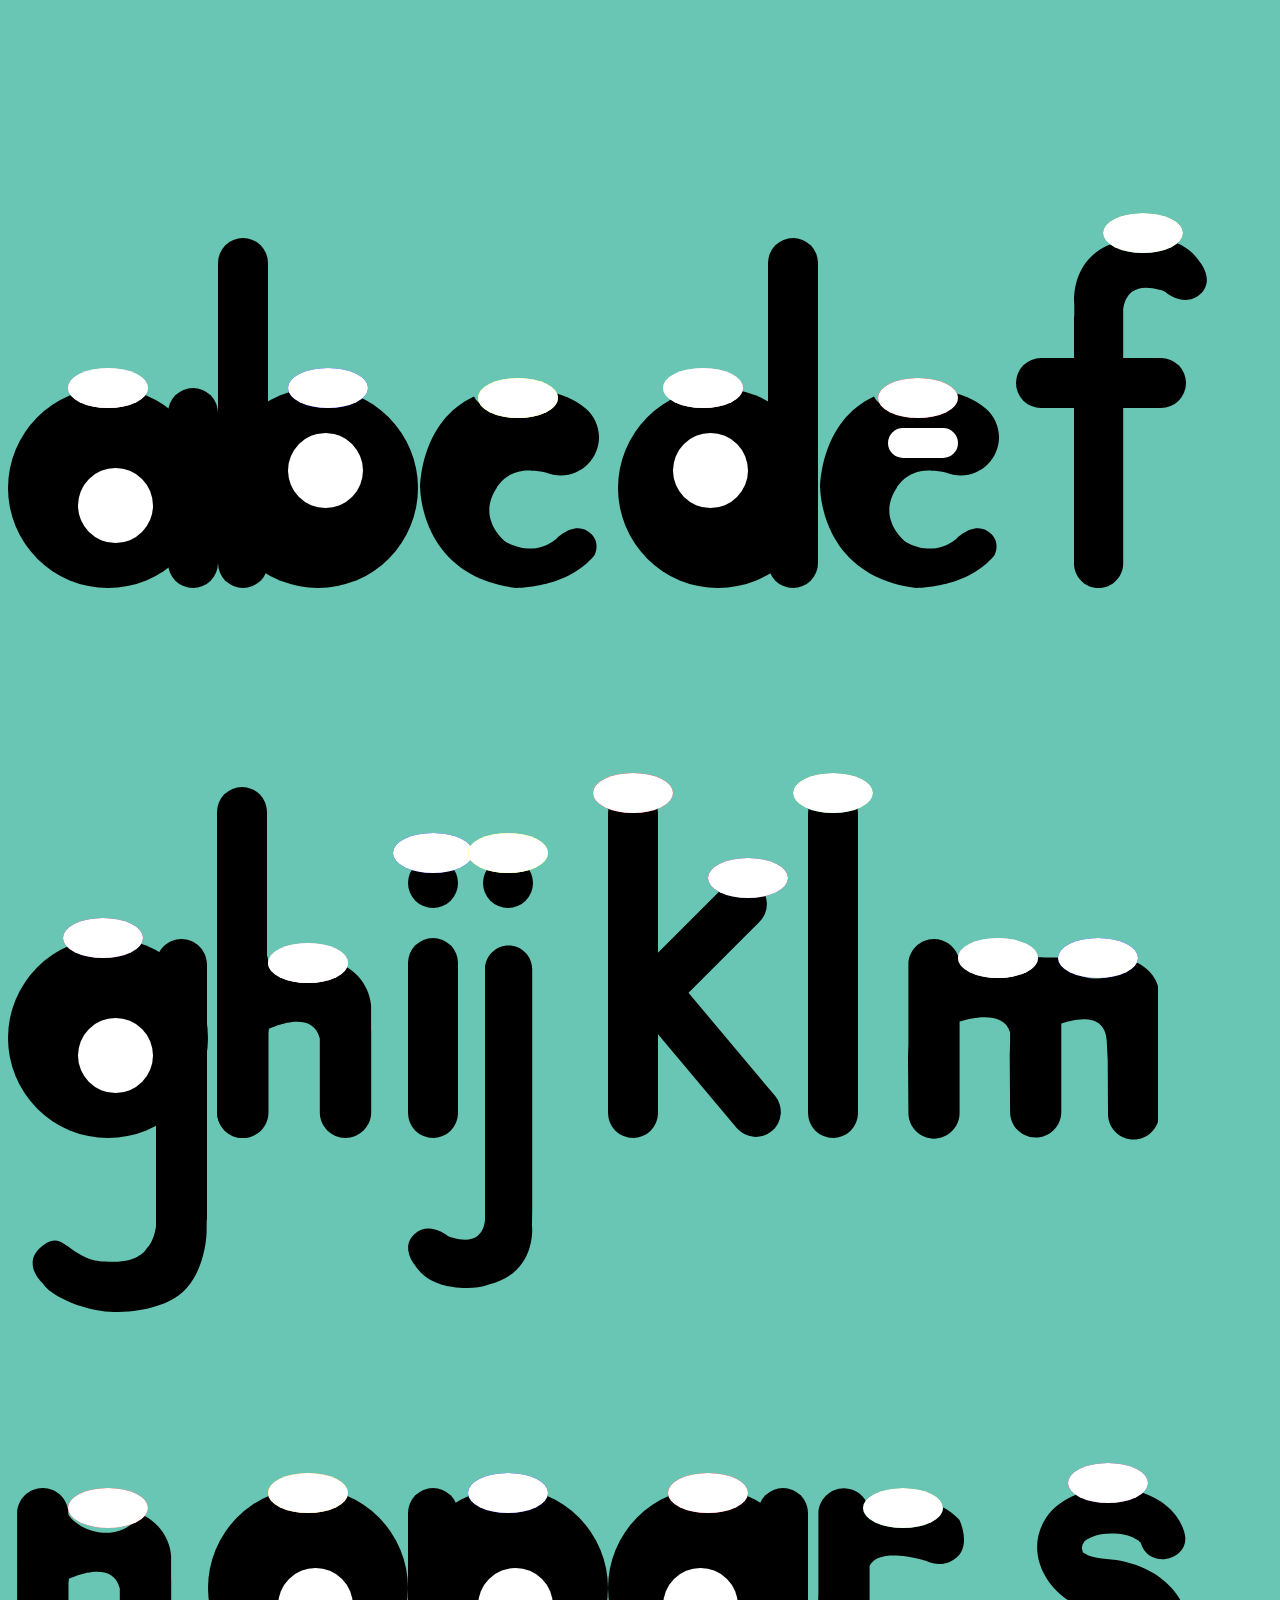
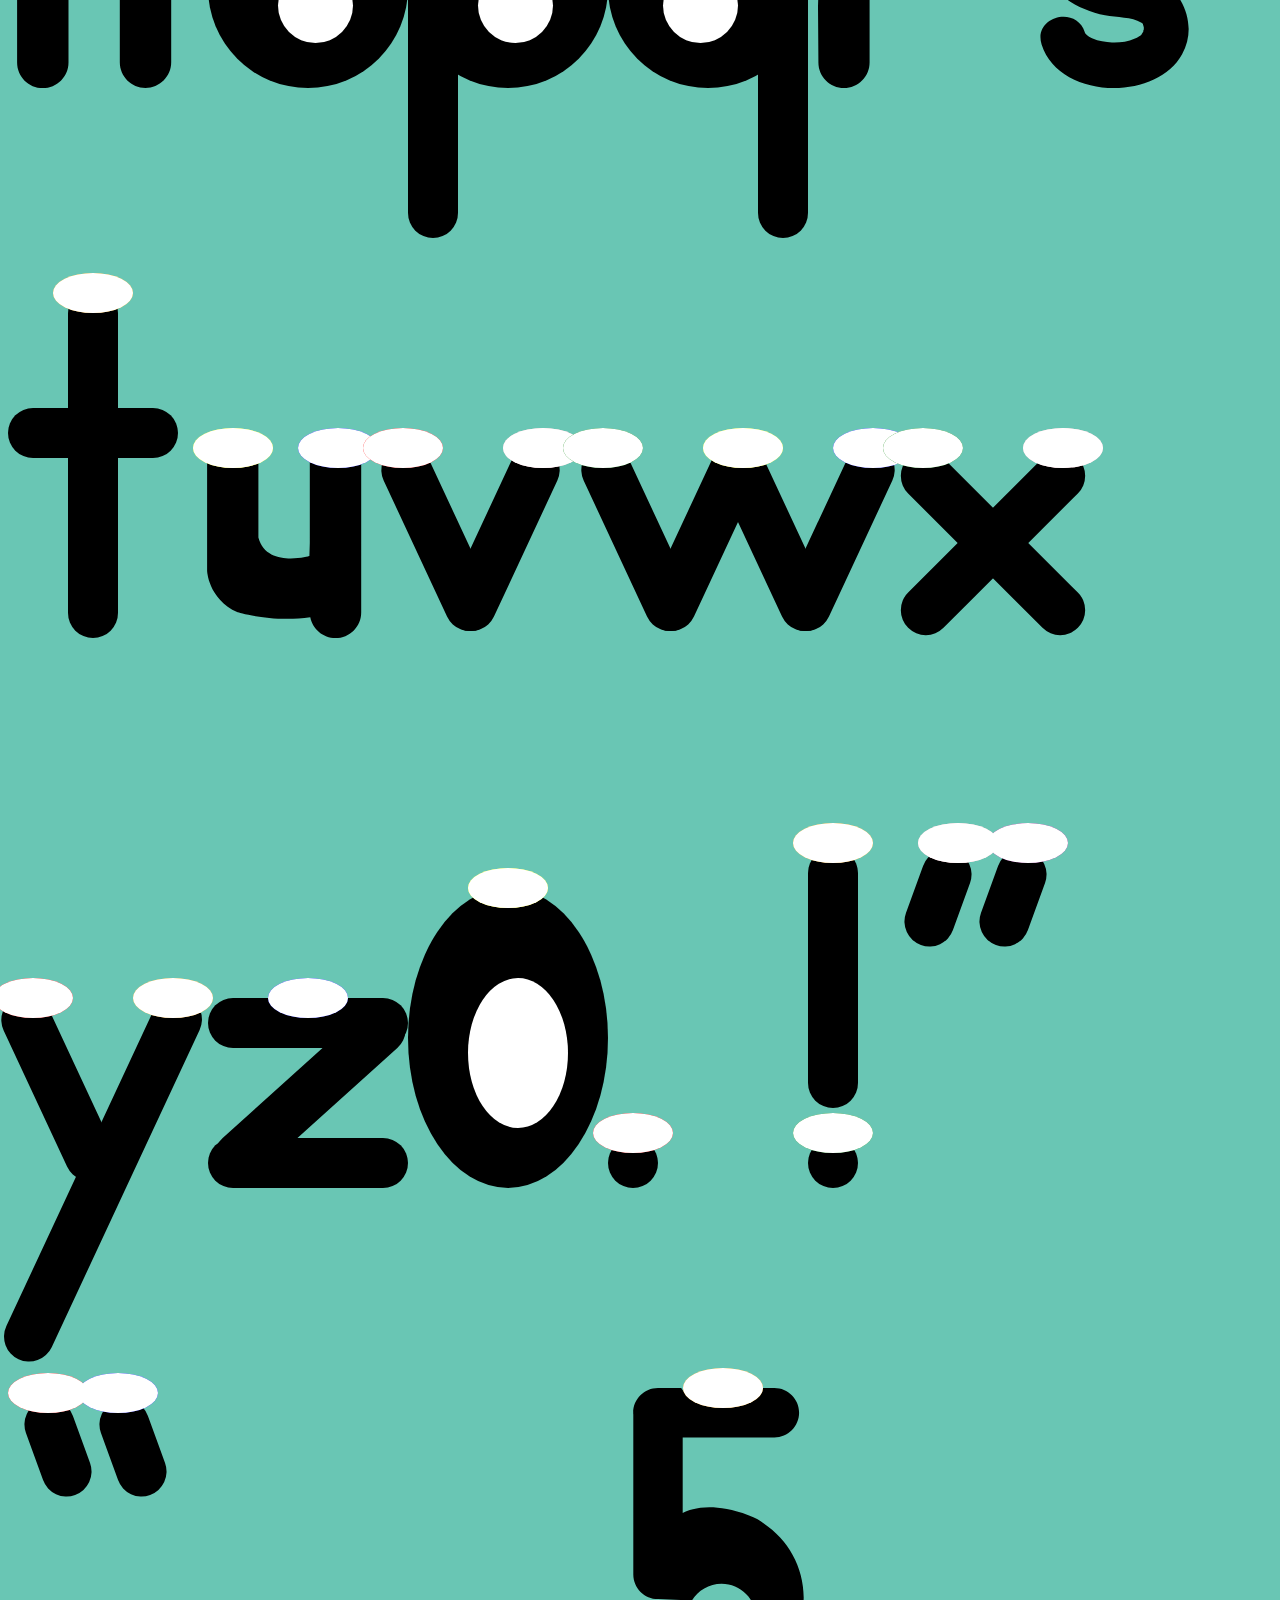
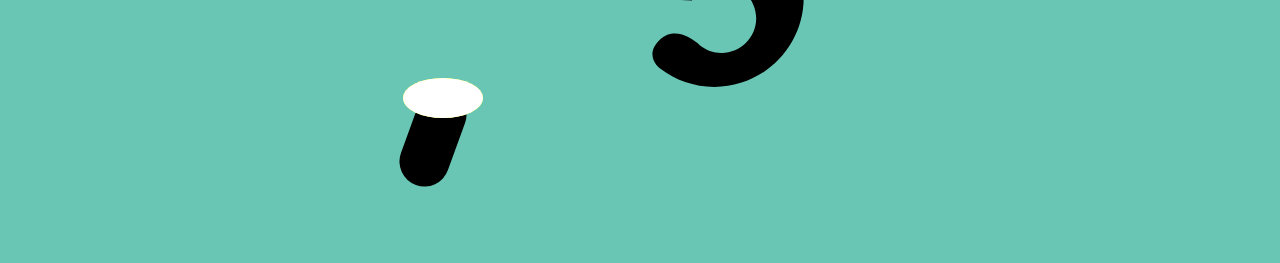
<file: beepO/typeface.html>
<!DOCTYPE html>
<html>
<head>
  <style>
  body{
    background-color: #69C6B4;
    /* background-color: white; */
  }

  /* function toggle_visibility(.abigbite) {
       var e = document.getElementById(id);
       if(e.style.display == 'block')
          e.style.display = 'none';
       else
          e.style.display = 'block';
    } */
  

    .abigbite:hover{
      visibility: hidden;
    }

.abigbiteb:hover{
  visibility: hidden;
}

.abigbitec:hover{
  visibility: hidden;
}

.abigbited:hover{
  visibility: hidden;
}

.abigbitee:hover{
  visibility: hidden;
}

.abigbitef:hover{
  visibility: hidden;
}

.abigbiteg:hover{
  visibility: hidden;
}

.abigbiteh:hover{
  visibility: hidden;
}


.abigbitei:hover{
  visibility: hidden;
}


.abigbitej:hover{
  visibility: hidden;
}


.abigbitek:hover{
  visibility: hidden;
}


.abigbitek2:hover{
  visibility: hidden;
}


.abigbitel:hover{
  visibility: hidden;
}


.abigbitem:hover{
  visibility: hidden;
}


.abigbitem2:hover{
  visibility: hidden;
}


.abigbiten:hover{
  visibility: hidden;
}


.abigbiteo:hover{
  visibility: hidden;
}


.abigbitep:hover{
  visibility: hidden;
}


.abigbiteq:hover{
  visibility: hidden;
}


.abigbiter:hover{
  visibility: hidden;
}


.abigbites:hover{
  visibility: hidden;
}


.abigbitet:hover{
  visibility: hidden;
}


.abigbiteu:hover{
  visibility: hidden;
}

.abigbiteu2:hover{
  visibility: hidden;
}

.abigbitev:hover{
  visibility: hidden;
}

.abigbitev2:hover{
  visibility: hidden;
}

.abigbitew:hover{
  visibility: hidden;
}

.abigbitew2:hover{
  visibility: hidden;
}

.abigbitew3:hover{
  visibility: hidden;
}

.abigbitex:hover{
  visibility: hidden;
}

.abigbitex2:hover{
  visibility: hidden;
}

.abigbitey:hover{
  visibility: hidden;
}

.abigbitey2:hover{
  visibility: hidden;
}

.abigbitez:hover{
  visibility: hidden;
}

.abigbitezero:hover{
  visibility: hidden;
}

.abigbitefive:hover{
  visibility: hidden;
}

.abigbitedot:hover{
  visibility: hidden;
}

.abigbitedot2:hover{
  visibility: hidden;
}

.abigbitedot3:hover{
  visibility: hidden;
}

.abigbitedot4:hover{
  visibility: hidden;
}

.abigbitedot5:hover{
  visibility: hidden;
}

.abigbiteexclam:hover{
  visibility: hidden;
}

.abigbiteexclam2:hover{
  visibility: hidden;
}

.abigbiteperiod:hover{
  visibility: hidden;
}

/* .xheightcircle {
  background: white;
  border-radius: 450px;
  position absolute;
  height: 400px;
  width: 400px;
  float: left; */
/* } */




/* .capheightoval {
  position: absolute;
	width: 700px;
	height: 300px;
	background: white;
	-moz-border-radius: 350px / 175px;
	-webkit-border-radius: 350px / 175px;
	border-radius: 350px / 175px;
  transform: rotate(90deg);
  left: -290px;
} */

.bigbite {
	width: 80px;
	height: 40px;
	background: pink;
	-moz-border-radius: 40px / 20px;
	-webkit-border-radius: 40px / 20px;
	border-radius: 40px / 20px;
  top:-20px;
  left: 60px;
  position:relative;
}

.bigbiteb {
	width: 80px;
	height: 40px;
	background: blue;
	-moz-border-radius: 40px / 20px;
	-webkit-border-radius: 40px / 20px;
	border-radius: 40px / 20px;
  top:130px;
  left: 70px;
  position:relative;
}

.bigbited {
	width: 80px;
	height: 40px;
	background: pink;
	-moz-border-radius: 40px / 20px;
	-webkit-border-radius: 40px / 20px;
	border-radius: 40px / 20px;
  top:130px;
  left: 45px;
  position:relative;
}

.bigbiteg{
	width: 80px;
	height: 40px;
	background: purple;
	-moz-border-radius: 40px / 20px;
	-webkit-border-radius: 40px / 20px;
	border-radius: 40px / 20px;
  top:-220px;
  left: 55px;
  position:relative;
}

.bigbitef{
	width: 80px;
	height: 40px;
	background: green;
	-moz-border-radius: 40px / 20px;
	-webkit-border-radius: 40px / 20px;
	border-radius: 40px / 20px;
  top:-375px;
  left: 85px;
  position:relative;
}

.bigbitec{
  width: 80px;
	height: 40px;
	background: yellow;
	-moz-border-radius: 40px / 20px;
	-webkit-border-radius: 40px / 20px;
	border-radius: 40px / 20px;
  top:-60px;
  left: 60px;
  position:relative;
}

.bigbitee{
  width: 80px;
	height: 40px;
	background: red;
	-moz-border-radius: 40px / 20px;
	-webkit-border-radius: 40px / 20px;
	border-radius: 40px / 20px;
  top:-60px;
  left: 60px;
  position:relative;
}

.bigbiteo{
  width: 80px;
	height: 40px;
	background: orange;
	-moz-border-radius: 40px / 20px;
	-webkit-border-radius: 40px / 20px;
	border-radius: 40px / 20px;
  top:135px;
  left: 60px;
  position:relative;
}

.bigbitep{
  width: 80px;
	height: 40px;
	background: blue;
	-moz-border-radius: 40px / 20px;
	-webkit-border-radius: 40px / 20px;
	border-radius: 40px / 20px;
  top:135px;
  left: 60px;
  position:relative;
}

.bigbiteq{
  width: 80px;
	height: 40px;
	background: red;
	-moz-border-radius: 40px / 20px;
	-webkit-border-radius: 40px / 20px;
	border-radius: 40px / 20px;
  top:135px;
  left: 60px;
  position:relative;
}

.bigbiter{
  width: 80px;
	height: 40px;
	background: green;
	-moz-border-radius: 40px / 20px;
	-webkit-border-radius: 40px / 20px;
	border-radius: 40px / 20px;
  top:-225px;
  left: 55px;
  position:relative;
}

.bigbites{
  width: 80px;
	height: 40px;
	background: purple;
	-moz-border-radius: 40px / 20px;
	-webkit-border-radius: 40px / 20px;
	border-radius: 40px / 20px;
  top:-225px;
  left: 60px;
  position:relative;
}

.bigbiteh{
  width: 80px;
	height: 40px;
	background: pink;
	-moz-border-radius: 40px / 20px;
	-webkit-border-radius: 40px / 20px;
	border-radius: 40px / 20px;
  top:-195px;
  left: 60px;
  position:relative;
}

.bigbitei{
  width: 80px;
	height: 40px;
	background: blue;
	-moz-border-radius: 40px / 20px;
	-webkit-border-radius: 40px / 20px;
	border-radius: 40px / 20px;
  top:120px;
  left: -15px;
  position:absolute;
}

.bigbitej{
  width: 80px;
	height: 40px;
	background: yellow;
	-moz-border-radius: 40px / 20px;
	-webkit-border-radius: 40px / 20px;
	border-radius: 40px / 20px;
  top:-305px;
  left: 60px;
  position:relative;
}

.bigbitek{
  width: 80px;
	height: 40px;
	background: red;
	-moz-border-radius: 40px / 20px;
	-webkit-border-radius: 40px / 20px;
	border-radius: 40px / 20px;
  top:-15px;
  left:-15px;
  position:relative;
}

.bigbitek2{
  width: 80px;
	height: 40px;
	background: purple;
	-moz-border-radius: 40px / 20px;
	-webkit-border-radius: 40px / 20px;
	border-radius: 40px / 20px;
  top:30px;
  left: 100px;
  position:relative;
}

.bigbitel{
  width: 80px;
	height: 40px;
	background: green;
	-moz-border-radius: 40px / 20px;
	-webkit-border-radius: 40px / 20px;
	border-radius: 40px / 20px;
  top:-15px;
  left: -15px;
  position:relative;
}

.bigbitem{
  width: 80px;
	height: 40px;
	background: pink;
	-moz-border-radius: 40px / 20px;
	-webkit-border-radius: 40px / 20px;
	border-radius: 40px / 20px;
  top:-200px;
  left:70px;
  position:relative;
}

.bigbitem2{
  width: 80px;
	height: 40px;
	background: blue;
	-moz-border-radius: 40px / 20px;
	-webkit-border-radius: 40px / 20px;
	border-radius: 40px / 20px;
  top: -240px;
  left: 170px;
  position:relative;
}

.bigbiten{
  width: 80px;
	height: 40px;
	background: red;
	-moz-border-radius: 40px / 20px;
	-webkit-border-radius: 40px / 20px;
	border-radius: 40px / 20px;
  top:-50px;
  left:60px;
  position:relative;
}

.bigbitet{
  width: 80px;
	height: 40px;
	background: orange;
	-moz-border-radius: 40px / 20px;
	-webkit-border-radius: 40px / 20px;
	border-radius: 40px / 20px;
  top:-15px;
  left: 45px;
  position:relative;
}

.bigbiteu{
  width: 80px;
	height: 40px;
	background: yellow;
	-moz-border-radius: 40px / 20px;
	-webkit-border-radius: 40px / 20px;
	border-radius: 40px / 20px;
  top:-210px;
  left: 15px;
  position:relative;
}

.bigbiteu2{
  width: 80px;
	height: 40px;
	background: blue;
	-moz-border-radius: 40px / 20px;
	-webkit-border-radius: 40px / 20px;
	border-radius: 40px / 20px;
  top:-250px;
  left: 120px;
  position:relative;
}

.bigbitev{
  width: 80px;
	height: 40px;
	background: red;
	-moz-border-radius: 40px / 20px;
	-webkit-border-radius: 40px / 20px;
	border-radius: 40px / 20px;
  top:140px;
  left: -15px;
  position:relative;
}

.bigbitev2{
  width: 80px;
	height: 40px;
	background: pink;
	-moz-border-radius: 40px / 20px;
	-webkit-border-radius: 40px / 20px;
	border-radius: 40px / 20px;
  top:100px;
  left: 125px;
  position:relative;
}
.bigbitew{
  width: 80px;
	height: 40px;
	background: green;
	-moz-border-radius: 40px / 20px;
	-webkit-border-radius: 40px / 20px;
	border-radius: 40px / 20px;
  top:140px;
  left: -15px;
  position:relative;
}

.bigbitew2{
  width: 80px;
	height: 40px;
	background: yellow;
	-moz-border-radius: 40px / 20px;
	-webkit-border-radius: 40px / 20px;
	border-radius: 40px / 20px;
  top:100px;
  left: 125px;
  position:relative;
}

.bigbitew3{
  width: 80px;
	height: 40px;
	background: blue;
	-moz-border-radius: 40px / 20px;
	-webkit-border-radius: 40px / 20px;
	border-radius: 40px / 20px;
  top:60px;
  left: 255px;
  position:relative;
}

.bigbitex{
  width: 80px;
	height: 40px;
	background: green;
	-moz-border-radius: 40px / 20px;
	-webkit-border-radius: 40px / 20px;
	border-radius: 40px / 20px;
  top:140px;
  left: -15px;
  position:relative;
}

.bigbitex2{
  width: 80px;
	height: 40px;
	background: pink;
	-moz-border-radius: 40px / 20px;
	-webkit-border-radius: 40px / 20px;
	border-radius: 40px / 20px;
  top:100px;
  left: 125px;
  position:relative;
}

.bigbitey{
  width: 80px;
	height: 40px;
	background: red;
	-moz-border-radius: 40px / 20px;
	-webkit-border-radius: 40px / 20px;
	border-radius: 40px / 20px;
  top:140px;
  left: -15px;
  position:relative;
}

.bigbitey2{
  width: 80px;
	height: 40px;
	background: orange;
	-moz-border-radius: 40px / 20px;
	-webkit-border-radius: 40px / 20px;
	border-radius: 40px / 20px;
  top:100px;
  left: 125px;
  position:relative;
}

.bigbitez{
  width: 80px;
	height: 40px;
	background: blue;
	-moz-border-radius: 40px / 20px;
	-webkit-border-radius: 40px / 20px;
	border-radius: 40px / 20px;
  top: 140px;
  left: 60px;
  position:relative;
}

.bigbitezero{
  width: 80px;
	height: 40px;
	background: yellow;
	-moz-border-radius: 40px / 20px;
	-webkit-border-radius: 40px / 20px;
	border-radius: 40px / 20px;
  top:-320px;
  left: 60px;
  position:relative;
}

.bigbiteperiod{
  width: 80px;
	height: 40px;
	background: red;
	-moz-border-radius: 40px / 20px;
	-webkit-border-radius: 40px / 20px;
	border-radius: 40px / 20px;
  top:-75px;
  left: -15px;
  position:relative;
}

.bigbiteexclam{
  width: 80px;
	height: 40px;
	background: orange;
	-moz-border-radius: 40px / 20px;
	-webkit-border-radius: 40px / 20px;
	border-radius: 40px / 20px;
  top:-15px;
  left: -15px;
  position:relative;
}

.bigbiteexclam2{
  width: 80px;
	height: 40px;
	background: green;
	-moz-border-radius: 40px / 20px;
	-webkit-border-radius: 40px / 20px;
	border-radius: 40px / 20px;
  top:235px;
  left: -15px;
  position:relative;
}

.bigbitedot{
  width: 80px;
	height: 40px;
	background: pink;
	-moz-border-radius: 40px / 20px;
	-webkit-border-radius: 40px / 20px;
	border-radius: 40px / 20px;
  top:-365px;
  left: 30px;
  position:relative;
}

.bigbitedot2{
  width: 80px;
	height: 40px;
	background: purple;
	-moz-border-radius: 40px / 20px;
	-webkit-border-radius: 40px / 20px;
	border-radius: 40px / 20px;
  top:-405px;
  left: 100px;
  position:relative;
}

.bigbitedot3{
  width: 80px;
	height: 40px;
	background: red;
	-moz-border-radius: 40px / 20px;
	-webkit-border-radius: 40px / 20px;
	border-radius: 40px / 20px;
  top:-365px;
  left: 0px;
  position:relative;
}

.bigbitedot4{
  width: 80px;
	height: 40px;
	background: blue;
	-moz-border-radius: 40px / 20px;
	-webkit-border-radius: 40px / 20px;
	border-radius: 40px / 20px;
  top:-405px;
  left: 70px;
  position:relative;
}

.bigbitedot5{
  width: 80px;
	height: 40px;
	background: yellow;
	-moz-border-radius: 40px / 20px;
	-webkit-border-radius: 40px / 20px;
	border-radius: 40px / 20px;
  top:-60px;
  left: 95px;
  position:relative;
}

.bigbitefive{
  width: 80px;
	height: 40px;
	background: orange;
	-moz-border-radius: 40px / 20px;
	-webkit-border-radius: 40px / 20px;
	border-radius: 40px / 20px;
  top:-320px;
  left: 75px;
  position:relative;
}

.abigbite {
	width: 80px;
	height: 40px;
	background: white;
	-moz-border-radius: 40px / 20px;
	-webkit-border-radius: 40px / 20px;
	border-radius: 40px / 20px;
  top:-60px;
  left: 60px;
  position:relative;

}

.abigbiteb {
	width: 80px;
	height: 40px;
	background: white;
	-moz-border-radius: 40px / 20px;
	-webkit-border-radius: 40px / 20px;
	border-radius: 40px / 20px;
  top:90px;
  left: 70px;
  position:relative;
}

.abigbited {
	width: 80px;
	height: 40px;
	background: white;
	-moz-border-radius: 40px / 20px;
	-webkit-border-radius: 40px / 20px;
	border-radius: 40px / 20px;
  top:90px;
  left: 45px;
  position:relative;
}

.abigbiteg{
	width: 80px;
	height: 40px;
  background: white;
	-moz-border-radius: 40px / 20px;
	-webkit-border-radius: 40px / 20px;
	border-radius: 40px / 20px;
  top:-260px;
  left: 55px;
  position:relative;
}

.abigbitef{
	width: 80px;
	height: 40px;
	background: white;
	-moz-border-radius: 40px / 20px;
	-webkit-border-radius: 40px / 20px;
	border-radius: 40px / 20px;
  top:-415px;
  left: 85px;
  position:relative;
}

.abigbitec{
  width: 80px;
	height: 40px;
	background: white;
	-moz-border-radius: 40px / 20px;
	-webkit-border-radius: 40px / 20px;
	border-radius: 40px / 20px;
  top:-100px;
  left: 60px;
  position:relative;
}

.abigbitee{
  width: 80px;
	height: 40px;
	background: white;
	-moz-border-radius: 40px / 20px;
	-webkit-border-radius: 40px / 20px;
	border-radius: 40px / 20px;
  top:-100px;
  left: 60px;
  position:relative;
}

.abigbiteo{
  width: 80px;
	height: 40px;
	background: white;
	-moz-border-radius: 40px / 20px;
	-webkit-border-radius: 40px / 20px;
	border-radius: 40px / 20px;
  top:95px;
  left: 60px;
  position:relative;
}

.abigbitep{
  width: 80px;
	height: 40px;
	background: white;
	-moz-border-radius: 40px / 20px;
	-webkit-border-radius: 40px / 20px;
	border-radius: 40px / 20px;
  top:95px;
  left: 60px;
  position:relative;
}

.abigbiteq{
  width: 80px;
	height: 40px;
	background: white;
	-moz-border-radius: 40px / 20px;
	-webkit-border-radius: 40px / 20px;
	border-radius: 40px / 20px;
  top:95px;
  left: 60px;
  position:relative;
}

.abigbiter{
  width: 80px;
	height: 40px;
	background: white;
	-moz-border-radius: 40px / 20px;
	-webkit-border-radius: 40px / 20px;
	border-radius: 40px / 20px;
  top:-265px;
  left: 55px;
  position:relative;
}

.abigbites{
  width: 80px;
	height: 40px;
	background: white;
	-moz-border-radius: 40px / 20px;
	-webkit-border-radius: 40px / 20px;
	border-radius: 40px / 20px;
  top:-265px;
  left: 60px;
  position:relative;
}

.abigbiteh{
  width: 80px;
	height: 40px;
	background: white;
	-moz-border-radius: 40px / 20px;
	-webkit-border-radius: 40px / 20px;
	border-radius: 40px / 20px;
  top:-235px;
  left: 60px;
  position:relative;
}

.abigbitei{
  width: 80px;
	height: 40px;
  background: white;
	-moz-border-radius: 40px / 20px;
	-webkit-border-radius: 40px / 20px;
	border-radius: 40px / 20px;
  top:120px;
  left: -15px;
  position:absolute;
}

.abigbitej{
  width: 80px;
	height: 40px;
	background: white;
	-moz-border-radius: 40px / 20px;
	-webkit-border-radius: 40px / 20px;
	border-radius: 40px / 20px;
  top:-345px;
  left: 60px;
  position:relative;
}

.abigbitek{
  width: 80px;
	height: 40px;
	background: white;
	-moz-border-radius: 40px / 20px;
	-webkit-border-radius: 40px / 20px;
	border-radius: 40px / 20px;
  top:-95px;
  left:-15px;
  position:relative;
}

.abigbitek2{
  width: 80px;
	height: 40px;
	background: white;
	-moz-border-radius: 40px / 20px;
	-webkit-border-radius: 40px / 20px;
	border-radius: 40px / 20px;
  top:-50px;
  left: 100px;
  position:relative;
}

.abigbitel{
  width: 80px;
	height: 40px;
	background: white;
	-moz-border-radius: 40px / 20px;
	-webkit-border-radius: 40px / 20px;
	border-radius: 40px / 20px;
  top:-55px;
  left: -15px;
  position:relative;
}

.abigbitem{
  width: 80px;
	height: 40px;
	background: white;
	-moz-border-radius: 40px / 20px;
	-webkit-border-radius: 40px / 20px;
	border-radius: 40px / 20px;
  top:-280px;
  left:70px;
  position:relative;
}

.abigbitem2{
  width: 80px;
	height: 40px;
	background: white;
	-moz-border-radius: 40px / 20px;
	-webkit-border-radius: 40px / 20px;
	border-radius: 40px / 20px;
  top: -320px;
  left: 170px;
  position:relative;
}

.abigbiten{
  width: 80px;
	height: 40px;
	background: white;
	-moz-border-radius: 40px / 20px;
	-webkit-border-radius: 40px / 20px;
	border-radius: 40px / 20px;
  top:-90px;
  left:60px;
  position:relative;
}

.abigbitet{
  width: 80px;
	height: 40px;
	background: white;
	-moz-border-radius: 40px / 20px;
	-webkit-border-radius: 40px / 20px;
	border-radius: 40px / 20px;
  top:-55px;
  left: 45px;
  position:relative;
}

.abigbiteu{
  width: 80px;
	height: 40px;
	background: white;
	-moz-border-radius: 40px / 20px;
	-webkit-border-radius: 40px / 20px;
	border-radius: 40px / 20px;
  top:-290px;
  left: 15px;
  position:relative;
}

.abigbiteu2{
  width: 80px;
	height: 40px;
	background: white;
	-moz-border-radius: 40px / 20px;
	-webkit-border-radius: 40px / 20px;
	border-radius: 40px / 20px;
  top:-330px;
  left: 120px;
  position:relative;
}

.abigbitev{
  width: 80px;
	height: 40px;
	background: white;
	-moz-border-radius: 40px / 20px;
	-webkit-border-radius: 40px / 20px;
	border-radius: 40px / 20px;
  top:60px;
  left: -15px;
  position:relative;
}

.abigbitev2{
  width: 80px;
	height: 40px;
	background: white;
	-moz-border-radius: 40px / 20px;
	-webkit-border-radius: 40px / 20px;
	border-radius: 40px / 20px;
  top:20px;
  left: 125px;
  position:relative;
}
.abigbitew{
  width: 80px;
	height: 40px;
	background: white;
	-moz-border-radius: 40px / 20px;
	-webkit-border-radius: 40px / 20px;
	border-radius: 40px / 20px;
  top:20px;
  left: -15px;
  position:relative;
}

.abigbitew2{
  width: 80px;
	height: 40px;
	background: white;
	-moz-border-radius: 40px / 20px;
	-webkit-border-radius: 40px / 20px;
	border-radius: 40px / 20px;
  top:-20px;
  left: 125px;
  position:relative;
}

.abigbitew3{
  width: 80px;
	height: 40px;
	background: white;
	-moz-border-radius: 40px / 20px;
	-webkit-border-radius: 40px / 20px;
	border-radius: 40px / 20px;
  top:-60px;
  left: 255px;
  position:relative;
}

.abigbitex{
  width: 80px;
	height: 40px;
  background: white;
	-moz-border-radius: 40px / 20px;
	-webkit-border-radius: 40px / 20px;
	border-radius: 40px / 20px;
  top:60px;
  left: -15px;
  position:relative;
}

.abigbitex2{
  width: 80px;
	height: 40px;
	background: white;
	-moz-border-radius: 40px / 20px;
	-webkit-border-radius: 40px / 20px;
	border-radius: 40px / 20px;
  top:20px;
  left: 125px;
  position:relative;
}

.abigbitey{
  width: 80px;
	height: 40px;
	background: white;
	-moz-border-radius: 40px / 20px;
	-webkit-border-radius: 40px / 20px;
	border-radius: 40px / 20px;
  top:60px;
  left: -15px;
  position:relative;
}

.abigbitey2{
  width: 80px;
	height: 40px;
	background: white;
	-moz-border-radius: 40px / 20px;
	-webkit-border-radius: 40px / 20px;
	border-radius: 40px / 20px;
  top:20px;
  left: 125px;
  position:relative;
}

.abigbitez{
  width: 80px;
	height: 40px;
	background: white;
	-moz-border-radius: 40px / 20px;
	-webkit-border-radius: 40px / 20px;
	border-radius: 40px / 20px;
  top: 100px;
  left: 60px;
  position:relative;
}

.abigbitezero{
  width: 80px;
	height: 40px;
	background: white;
	-moz-border-radius: 40px / 20px;
	-webkit-border-radius: 40px / 20px;
	border-radius: 40px / 20px;
  top:-360px;
  left: 60px;
  position:relative;
}

.abigbiteperiod{
  width: 80px;
	height: 40px;
	background: white;
	-moz-border-radius: 40px / 20px;
	-webkit-border-radius: 40px / 20px;
	border-radius: 40px / 20px;
  top:-115px;
  left: -15px;
  position:relative;
}

.abigbiteexclam{
  width: 80px;
	height: 40px;
	background: white;
	-moz-border-radius: 40px / 20px;
	-webkit-border-radius: 40px / 20px;
	border-radius: 40px / 20px;
  top:-95px;
  left: -15px;
  position:relative;
}

.abigbiteexclam2{
  width: 80px;
	height: 40px;
	background: white;
	-moz-border-radius: 40px / 20px;
	-webkit-border-radius: 40px / 20px;
	border-radius: 40px / 20px;
  top:155px;
  left: -15px;
  position:relative;
}

.abigbitedot{
  width: 80px;
	height: 40px;
	background: white;
	-moz-border-radius: 40px / 20px;
	-webkit-border-radius: 40px / 20px;
	border-radius: 40px / 20px;
  top:-445px;
  left: 30px;
  position:relative;
}

.abigbitedot2{
  width: 80px;
	height: 40px;
	background: white;
	-moz-border-radius: 40px / 20px;
	-webkit-border-radius: 40px / 20px;
	border-radius: 40px / 20px;
  top:-485px;
  left: 100px;
  position:relative;
}

.abigbitedot3{
  width: 80px;
	height: 40px;
	background: white;
	-moz-border-radius: 40px / 20px;
	-webkit-border-radius: 40px / 20px;
	border-radius: 40px / 20px;
  top:-445px;
  left: 0px;
  position:relative;
}

.abigbitedot4{
  width: 80px;
	height: 40px;
	background: white;
	-moz-border-radius: 40px / 20px;
	-webkit-border-radius: 40px / 20px;
	border-radius: 40px / 20px;
  top:-485px;
  left: 70px;
  position:relative;
}

.abigbitedot5{
  width: 80px;
	height: 40px;
	background: white;
	-moz-border-radius: 40px / 20px;
	-webkit-border-radius: 40px / 20px;
	border-radius: 40px / 20px;
  top:-100px;
  left: 95px;
  position:relative;
}

.abigbitefive{
  width: 80px;
	height: 40px;
	background: white;
	-moz-border-radius: 40px / 20px;
	-webkit-border-radius: 40px / 20px;
	border-radius: 40px / 20px;
  top:-360px;
  left: 75px;
  position:relative;
}

.aecounter {
  background: white;
  position: relative;
  border-radius: 50px;
  position absolute;
  height: 30px;
  width: 70px;
  top:40px;
  left: 70px;
}

.vbarright{
  background: black;
  position: absolute;
  height: 200px;
  width: 50px;
  border-radius: 50px;
  transform: rotate(25deg);
  left:100px;
  top:150px;
}

.vbarleft{
  background: black;
  position: absolute;
  height: 200px;
  width: 50px;
  border-radius: 50px;
  transform: rotate(-25deg);
  left: 35px;
  top:150px;
}
.ybarright{
  background: black;
  position: absolute;
  height: 400px;
  width: 50px;
  border-radius: 50px;
  transform: rotate(25deg);
  left:100px;
  top:140px;
}

.ybarleft{
  background: black;
  position: absolute;
  height: 200px;
  width: 50px;
  border-radius: 50px;
  transform: rotate(-25deg);
  left: 55px;
  top:150px;
}
.xbarright{
  background: black;
  position: absolute;
  height: 240px;
  width: 50px;
  border-radius: 50px;
  transform: rotate(45deg);
  left:70px;
  top:135px;
}

.xbarleft{
  background: black;
  position: absolute;
  height: 240px;
  width: 50px;
  border-radius: 50px;
  transform: rotate(-45deg);
  left: 70px;
  top:135px;
}
.zbarright{
  background: black;
position: absolute;
height: 50px;
width: 200px;
border-radius: 50px;
/* left: 70px; */
top: 160px;
}

.zbarleft{
  background: black;
position: absolute;
height: 50px;
width: 200px;
border-radius: 50px;
/* left: 0px; */
top: 300px;
}

.zcross{
  background: black;
  position: absolute;
  float: left;
  height: 50px;
  width: 240px;
  border-radius: 50px;
  left: -18px;
  transform: rotate(-42deg);
  top: 230px;

}

.vletter{
  position: relative;
  width:200px;
  /* left: 100px; */
  /* float: left; */
  height:200px;
  float:left;
  position:relative;

}
.yletter{
  position: relative;
  width:200px;
  /* left: 100px; */
  /* float: left; */
  height:200px;
  float:left;
  left:-30px;
  position:relative;

}
.zletter{
  position: relative;
  width:200px;
  /* left: 100px; */
  /* float: left; */
  height:200px;
  float:left;
  position:relative;

}
.wletter {
  width:320px;
  /* top: 155px; */
}
.wleft{
  position: absolute;
  /* left: 200px; */
  /* transform: rotate(-25deg); */
  float: left;
 /* top: -90px; */

}
.wright{
  position: absolute;
  left: 135px;
  /* transform: rotate(-25deg); */
  /* float: left; */
  /* top: -10px; */
  /* left:30px; */

}

.lbar{
  background: black;
  position: absolute;
  float: left;
  height: 350px;
  width: 50px;
  border-radius: 50px;
  /* transform: rotate(-25deg); */
}
.hbar{
  background: black;
  position: absolute;
  float: left;
  height: 350px;
  width: 50px;
  left: 9px;
  top:-1px;
  border-radius: 50px;
}

.lletter{
  position: relative;
  float: left;
  width:50px;

}

.tletter{
  position: relative;
  float: left;
  width:170px;


}
.oletter{
  position:relative;
  top:150px;
  width:200px;


}
.oshape{
  background: black;
  position: absolute;
  float: left;
  height: 200px;
  width: 200px;
  border-radius: 200px;
  /* transform: rotate(-25deg); */
}

.ocounter{
  background: white;
  position: absolute;
  float: left;
  height: 75px;
  width: 75px;
  border-radius: 75px;
  left: 70px;
  top: 80px;
}


/* aasdasdasdasdasdasdasdasdasdasdasdasdasdasdasdasdasdasdasdasdasdasdasdas */



.baseLetter {
  height: 350px;
  float:left;
  position:relative;
   /* padding-left: 50px;
  padding-right: 50px; */
  padding-top: 75px;
  padding-bottom: 125px;
  top: 155px;
}


.crossbar{
  height: 50px;
  background: black;
  width: 170px;
  border-radius: 50px;
  position: relative;
  top:120px;
}

.fcrossbar{
  height: 50px;
  background: black;
  width: 170px;
  border-radius: 50px;
  position: relative;
  left: -2px;
  top: -230px;
}

.tbar{
  background: black;
  position: absolute;
  float: left;
  height: 350px;
  width: 50px;
  border-radius: 50px;
  left:60px;
  /* transform: rotate(-25deg); */
}


.basetall {
  height:400px;
  float:left;
  position:relative;
  width: 100px;
  left: 25px;
}
/* .baseLetter2 {
  height: 264px;
  width: 50px;
  float:left;
  position:relative;
  top: 155px;
  left: 225px;
}
.baseLetter3 {
  height: 200px;
  float:left;
  position:relative;
  top: 155px;
  left: 350px;
  width: 210px;
}
.baseLetter4 {
  height: 200px;
  float:left;
  position:relative;
  top: 155px;
  left: 380px;
  width: 210px;
}
.baseLetter5 {
  height: 200px;
  float:left;
  position:relative;
  top: 155px;
  left: 385px;
  width: 210px;
  transform: rotate(180deg);
}
.baseLetter6 {
  height: 200px;
  float:left;
  position:relative;
  top: 155px;
  left: 400px;
  width: 210px;
  transform: scaleX(-1); */

.idot {
  background: black;
  position: absolute;
  float: left;
  height: 50px;
  width: 50px;
  top: 70px;
  border-radius: 50px;
}

.period {
  background: black;
  position: absolute;
  float: left;
  height: 50px;
  width: 50px;
  top:300px;
  border-radius: 50px;
}

.periodexclam {
  background: black;
  position: absolute;
  float: left;
  height: 50px;
  width: 50px;
  top:300px;
  border-radius: 50px;
}

.exclam{
background: black;
position: absolute;
float: left;
height: 260px;
width: 50px;
top: 10px;
border-radius: 50px;
}

.jdot {
  background: black;
  position: absolute;
  float: left;
  height: 50px;
  left: 75px;
  width: 50px;
  top: 70px;
  border-radius: 50px;
}

.iletter{
  position: absolute;
  width: 50px;
  height:350px;
  float:left;
}

.exclamletter{
  position: relative;
  width: 50px;
  height:350px;
  float:left;
}

.aletter{
  position: relative;
  width:210px;
  /* left: 100px; */
  /* float: left; */
  float:left;
  top: 150px;

}

.pletter{
  position: relative;
  width:200px;
  /* left: 100px; */
  /* float: left; */
  float:left;
  top:150px;
}

.qletter{
  position: relative;
  width:200px;
  /* left: 100px; */
  /* float: left; */
  float:left;
  transform: scaleX(-1);
  top: 150px;
}
.bletter{
  position: relative;
  width:200px;
  /* left: 100px; */
  /* float: left; */
  float:left;
  top: 350px;
  transform: rotate(-180deg);
  transform: scaleY(-1);

}

.dletter{
  position: relative;
  width:200px;
  /* left: 100px; */
  /* float: left; */
  float:left;
  transform: rotate(180deg) translateY(-350px);
}
.xletter{
  position: relative;
  width:190px;
  /* left: 100px; */
  /* float: left; */
  float:left;
}


.ibase {
  background: black;
  position:  absolute;
  float: left;
  height: 200px;
  top:150px;
  width: 50px;
  border-radius: 50px;
}
.ashape{
  background: black;
  position: absolute;
  float: left;
  height: 200px;
  width: 200px;
  border-radius: 200px;
  /* transform: rotate(-25deg); */
}

.acounter{
  background: white;
  position: absolute;
  float: left;
  height: 75px;
  width: 75px;
  border-radius: 75px;
  left: 70px;
  top: 80px;
}
.iabase {
  background: black;
  position: absolute;
  float: left;
  height: 200px;
  width: 50px;
  border-radius: 50px;
  left:160px;
}
.pdbqshape{
  background: black;
  position: absolute;
  float: left;
  height: 200px;
  width: 200px;
  border-radius: 200px;
  /* transform: rotate(-25deg); */
}

.pdbqcounter{
  background: white;
  position: absolute;
  float: left;
  height: 75px;
  width: 75px;
  border-radius: 75px;
  left: 70px;
  top: 80px;
}
.gshape{
  background: black;
  position: absolute;
  float: left;
  height: 200px;
  width: 200px;
  top:150px;
  border-radius: 200px;
  /* transform: rotate(-25deg); */
}

.sixshape{
  background: black;
  position: absolute;
  float: left;
  height: 200px;
  width: 200px;
  top:150px;
  border-radius: 200px;
  /* transform: rotate(-25deg); */
}

.bigdot1{
  background: black;
  position: absolute;
  float: left;
  height: 50px;
  width: 100px;
  top:35px;
  border-radius: 100px;
  transform: rotate(-70deg);
  /* transform: rotate(-25deg); */
}

.bigdot2{
  background: black;
  position: absolute;
  float: left;
  height: 50px;
  width: 100px;
  left: 75px;
  top:35px;
  border-radius: 100px;
  transform: rotate(-70deg);
  /* transform: rotate(-25deg); */
}

.bigdot3{
  background: black;
  position: absolute;
  float: left;
  height: 50px;
  width: 100px;
  top:35px;
  border-radius: 100px;
  transform: rotate(70deg);
  /* transform: rotate(-25deg); */
}

.bigdot4{
  background: black;
  position: absolute;
  float: left;
  height: 50px;
  width: 100px;
  left: 75px;
  top:35px;
  border-radius: 100px;
  transform: rotate(70deg);
  /* transform: rotate(-25deg); */
}

.bigdot5{
  background: black;
  position: absolute;
  float: left;
  height: 50px;
  width: 100px;
  left: 75px;
  top:325px;
  border-radius: 100px;
  transform: rotate(-70deg);
  /* transform: rotate(-25deg); */
}

.zeroshape{
  width: 300px;
  height: 200px;
  background: black;
  position: absolute;
  left: -50px;
  top: 100px;
  -moz-border-radius: 150px / 100px;
  -webkit-border-radius: 150px / 100px;
  border-radius: 150px / 100px;
  transform: rotate(90deg);
}

.zerocounter{
  width: 150px;
  height: 100px;
  background: white;
  position: absolute;
  top:165px;
  left: 35px;
  -moz-border-radius: 75px / 50px;
  -webkit-border-radius: 75px / 50px;
  border-radius: 75px / 50px;
  transform: rotate(90deg);
  /* transform: rotate(-25deg); */
}

.gcounter{
  background: white;
  position: absolute;
  float: left;
  height: 75px;
  width: 75px;
  border-radius: 75px;
  left: 70px;
  top:230px;
}

.sixcounter{
  background: white;
  position: absolute;
  float: left;
  height: 75px;
  width: 75px;
  border-radius: 75px;
  left: 70px;
  top:230px;
}

.cletter {
  background: black;
  position: relative;
  top: 150px;
  width:200px;
  height:200px;
  clip-path: url('#cpath');

}
.eletter {
  background: black;
  position: relative;
  top: 150px;
  width:200px;
  height:200px;
  clip-path: url('#epath');
}

.fiveletter {
  background: black;
  position: relative;

  width:200px;
  height:300px;
  clip-path: url('#5path');
}


.nletter {
  background: black;
  position: relative;
  top: 150px;
  width:200px;
  height:200px;
  clip-path: url('#npath');
}

.hbase {
  background: black;
  position: relative;
  top:150px;
  height:350px;
  width:200px;
  clip-path: url('#hpath');
}

.uletter{
  background: black;
  position: relative;
  top:150px;
  height:350px;
  width:200px;
  left: 20px;
  clip-path: url('#upath');
}

.m1base{
  background: black;
  position: relative;
  top:150px;
  height:350px;
  width:250px;
  left: 20px;
  clip-path: url('#m1path');
}

.jbase {
  background: black;
  position: relative;
  top:150px;
  height:350px;
  width:200px;
  clip-path: url('#jpath');
}

.fbase {
  background: black;
  position: relative;
  height:350px;
  width:200px;
  left:50px;
  clip-path: url('#fpath');
}

.gbase {
  background: black;
  position: relative;
  height:375px;
  width:200px;
  left:5px;
  top: 150px;
  clip-path: url('#gpath');
}

.sixbase {
  background: black;
  position: relative;
  height:375px;
  width:200px;
  top: 190px;
  clip-path: url('#6path');
}

.sbase {
  background: black;
  position: relative;
  height:375px;
  width:200px;
  left:5px;
  top: 150px;
  clip-path: url('#spath');
}

.rbase {
  background: black;
  position: relative;
  height:375px;
  width:200px;
  left:5px;
  top: 150px;
  clip-path: url('#rpath');
}

.twobase {
  background: black;
  position: relative;
  height: 350px;
  width: 250px;
  top: -650px;
  left: 330px;
  clip-path: url('#2path');
}

.onebar{
  background: black;
  position: relative;
  float: left;
  height: 300px;
  width: 50px;
  top: 50px;
  left: 50px;
  border-radius: 50px;
}

.onecross{
  background: black;
  position: relative;
  float: left;
  height: 100px;
  width: 50px;
  top: 50px;
  left: -23px;
  border-radius: 50px;
  transform: rotate(45deg);
}

.fourbar1{
  background: black;
  position: relative;
  float: left;
  height: 150px;
  width: 50px;
  left: 120px;
  top: -300px;
  border-radius: 50px;
  transform: rotate(180deg);
}

.fourcross1{
  background: black;
  position: relative;
  float: left;
  height: 150px;
  width: 50px;
  left: 120px;
  top: -250px;
  border-radius: 50px;
  transform: rotate(90deg);
}

.fourcross2{
  background: black;
  position: relative;
  float: left;
  height: 300px;
  width: 50px;
  top: -300px;
  left: 150px;
  border-radius: 50px;
}

.gletter {
  position: relative;
  width:200px;
  height:350px;
}

.sixletter {
  position: relative;
  width:200px;
  height:350px;
}

.periodletter {
  position: relative;
  width:200px;
  height:350px;
}

.onenumber {
  position: relative;
  width: 200px;
  height: 350px;
}

.fournumber {
  position: relative;
  width: 200px;
  height: 350px;
}

.mletter {
  position: relative;
  width:300px;
  height:350px;
}

.bigdotletter {
  position: relative;
  width:300px;
  height:350px;
}

.smalldotletter {
  position: relative;
  width:300px;
  height:350px;
}

.zeroletter{
  position: relative;
  width:200px;
  height:350px;
}

.twoletter{
  position: relative;
  width: 200px;
  height: 350px;
}

.hletter {
  position: relative;
  width:200px;
  height:350px;
}

.jletter {
  position: relative;
  width:200px;
  height:350px;
}

.fletter {
  position: relative;
  width:200px;
  height:350px;
}

.kletter {
  position: relative;
  width:200px;
  height:350px;
}

.sletter {
  position: relative;
  width:200px;
  height:350px;
}

.uletter {
  position: relative;
  width:200px;
  height:350px;
}

.kbar{
  background: black;
  position: absolute;
  float: left;
  height: 350px;
  width: 50px;
  border-radius: 50px;
  /* transform: rotate(-25deg); */
}
.kbartop{
  background: black;
  position: absolute;
  height: 160px;
  width: 50px;
  border-radius: 50px;
  transform: rotate(45deg);
  left:70px;
  top:75px;
}

.kbarbottom{
  background: black;
  position: absolute;
  height: 230px;
  width: 50px;
  border-radius: 50px;
  transform: rotate(-40deg);
  left: 65px;
  top:140px;
}

/* .aoval{
  top: 100px;
  left: 300px;
} */

#clippingPaths {
  width:0;
  height:0;
}

</style>
</head>
<body>

  <svg id="clippingPaths">
    <defs>
    <clipPath id="cpath">
      <path d="M169.8,143.3c-14.6-9.6-31.1,7.2-31.1,7.2s-20.4,20.3-50.8,3.4c0,0-30.2-22.5-9.1-54.2c0,0,9.8-18.7,34.9-17
      	c0,0,6.4-0.1,14,1.7c2.4,1,4.9,1.8,7.6,2.4c0,0,0,0,0,0l0,0c2.4,0.5,4.9,0.7,7.5,0.7c21.1,0,38.2-17.1,38.2-38.2
      	c0-11.1-4.8-21.1-12.4-28.1l0,0c-11-10.2-26.8-15.6-40.2-18.5c0,0.4,0.1,0.7,0.1,1.1c0,11.1-16.5,20.1-36.8,20.1
      	c-17.3,0-31.7-6.5-35.7-15.3C1.9,33.4,2.2,99.7,2.2,99.7S1.7,187.7,98.1,200c0,0,50.9,0.6,78.2-32.4
      	C176.3,167.6,184.4,152.9,169.8,143.3z"/>
    </clipPath>

  <clipPath id="epath">
    <path d="M169.8,143.3c-14.6-9.6-31.1,7.2-31.1,7.2s-20.4,20.3-50.8,3.4c0,0-30.2-22.5-9.1-54.2c0,0,9.8-18.7,34.9-17
      c0,0,6.4-0.1,14,1.7c2.4,1,4.9,1.8,7.6,2.4c0,0,0,0,0,0l0,0c2.4,0.5,4.9,0.7,7.5,0.7c21.1,0,38.2-17.1,38.2-38.2
      c0-11.1-4.8-21.1-12.4-28.1l0,0c-11-10.2-26.8-15.6-40.2-18.5c0,0.4,0.1,0.7,0.1,1.1c0,11.1-16.5,20.1-36.8,20.1
      c-17.3,0-31.7-6.5-35.7-15.3C1.9,33.4,2.2,99.7,2.2,99.7S1.7,187.7,98.1,200c0,0,50.9,0.6,78.2-32.4
      C176.3,167.6,184.4,152.9,169.8,143.3z"/>
  </clipPath>

<clipPath id="npath">
  <path d="M163.1,92.1l0-24.5c0,0-0.7-28.2-30.5-41.9c-6.4,11.3-19.4,19.1-34.5,19.1c-14.5,0-30.5-7.3-37.7-18v-1.2
  	C60.4,11.5,48.9,0,34.8,0h0C20.7,0,9.1,11.5,9.1,25.7v148.7c0,14.1,11.5,25.7,25.7,25.7h0c14.1,0,25.7-11.5,25.7-25.7V95.2l0.4-4.3
  	c0,0,43.2-21.3,50.9,9.5v73.9c0,14.1,11.5,25.7,25.7,25.7h0c14.1,0,25.7-11.5,25.7-25.7V92.5C163.1,92.4,163.1,92.2,163.1,92.1z"/>
</clipPath>

<clipPath id="hpath">
  <path d="M163.1,92.1l0-24.5c0,0-0.7-28.2-30.5-41.9c-6.4,11.3-19.4,19.1-34.5,19.1c-14.5,0-30.5-7.3-37.7-18v-1.2
  	C60.4,11.5,48.9,0,34.8,0h0C20.7,0,9.1,11.5,9.1,25.7v148.7c0,14.1,11.5,25.7,25.7,25.7h0c14.1,0,25.7-11.5,25.7-25.7V95.2l0.4-4.3
  	c0,0,43.2-21.3,50.9,9.5v73.9c0,14.1,11.5,25.7,25.7,25.7h0c14.1,0,25.7-11.5,25.7-25.7V92.5C163.1,92.4,163.1,92.2,163.1,92.1z"/>
</clipPath>

<clipPath id="jpath">
  <path d="M124.2,274V31c0-13-10.6-23.6-23.6-23.6c-13,0-23.6,10.6-23.6,23.6v250.5c0,0.1-0.1,11-7.8,16.7c-5.7,4.2-14.1,4.6-25,1.3
  	l-0.2,0c0,0-2.8-0.4-5.9-2.8c-0.2-0.1-18-13.4-31.8-0.5c-13.5,12.6-0.9,29.1-0.1,30.1c7.3,11.3,18.1,18.5,31.9,21.4
  	c0.6,0.2,10.1,2.4,21.4,2.4c6.9,0,14.5-0.8,21.3-3.5c25.2-6.2,35.6-22,39.9-34.2c4.5-12.8,3.4-24.1,3.3-25.2l0.1-9.7
  	C124.1,276.2,124.2,275.1,124.2,274z"/>
</clipPath>

<clipPath id="fpath">
  <path d="M132.4,24.8c-6.6-10.2-16.5-18.4-31.1-22.2c-0.9-0.2-1.8-0.5-2.9-0.7C65.7-4.2,42.4,6.3,42.4,6.3l0,0
  	C1.2,22.7,6.3,66.6,6.3,66.6L6.3,77.3C6.1,78.4,6,79.6,6,80.8v61.4v49.2V215v110.4C6,338.9,17.1,350,30.6,350
  	c13.5,0,24.6-11.1,24.6-24.6V215v-23.6v-49.2v-12.8V80.8v-8.1c0,0,0-32,37.1-20.6c0,0,3.2,0.4,6.9,3.3c0,0,18.7,14.2,33.2,0.6
  	C146.9,42.5,132.4,24.8,132.4,24.8z"/>
</clipPath>

<clipPath id="gpath">
  <path d="M33.1,305.3c-28,17.8-3.7,39.7-3.7,39.7c6.9,10.6,22.2,17,35.9,22.5c0.9,0.3,1.9,0.3,3,0.7c47.2,15.5,87-4.6,87-4.6l0,0
  	c37.7-16.8,38.3-69.2,38.3-69.2l0.1-11.1c0.2-1.2,0.3-2.5,0.3-3.7v-63.6v-51v-24.4V26.4c0-14-11.5-25.5-25.5-25.5
  	c-14,0-25.5,11.5-25.5,25.5v114.3v24.4v51v13.2v50.3v8.4c0,0-1.4,15.1-9.9,23.2c0,0-8.2,15.2-41,12.3c0,0-12.3,1.2-27-8.2
  	C50.5,306.1,44.8,297.9,33.1,305.3z"/>
</clipPath>

<clipPath id="6path">
  <path d="M33.1,305.3c-28,17.8-3.7,39.7-3.7,39.7c6.9,10.6,22.2,17,35.9,22.5c0.9,0.3,1.9,0.3,3,0.7c47.2,15.5,87-4.6,87-4.6l0,0
  	c37.7-16.8,38.3-69.2,38.3-69.2l0.1-11.1c0.2-1.2,0.3-2.5,0.3-3.7v-63.6v-51v-24.4V26.4c0-14-11.5-25.5-25.5-25.5
  	c-14,0-25.5,11.5-25.5,25.5v114.3v24.4v51v13.2v50.3v8.4c0,0-1.4,15.1-9.9,23.2c0,0-8.2,15.2-41,12.3c0,0-12.3,1.2-27-8.2
  	C50.5,306.1,44.8,297.9,33.1,305.3z"/>
</clipPath>

<clipPath id="upath">
  <path d="M9.1,107.9l0,24.5c0,0,0.7,28.2,30.5,41.9c6.4-11.3,19.4-19.1,34.5-19.1c14.5,0,30.5,7.3,37.7,18v1.2
  	c0,14.1,11.5,25.7,25.7,25.7h0c14.1,0,25.7-11.5,25.7-25.7V25.7c0-14.1-11.5-25.7-25.7-25.7h0c-14.1,0-25.7,11.5-25.7,25.7v79.1
  	l-0.4,13.3c0,0-43.2,12.3-51-18.5V25.7C60.4,11.5,48.9,0,34.8,0h0C20.7,0,9.1,11.5,9.1,25.7v81.8C9.1,107.6,9.1,107.8,9.1,107.9z"/>
  <path d="M39.6,174.3c0,0,62.7,18.7,112.7-7.3S45,129.7,45,129.7L39.6,174.3z"/>
</clipPath>

<clipPath id="spath">
  <path d="M146.9,89.4c-11.4-8.3-25.3-13.7-39.1-16.6c-11.7-2.4-27.2-1.5-36-7.3c-0.6-0.4-1.2-0.7-1.8-1.1c-0.3-1.3-0.9-3.2-1-3.2
  	c0-1.7-0.1-4.7-0.1-3c0,1.9,1.1-2.2,0.4-1.4c0.8-1.3,2.2-3.5,1.9-3.1c0.8-0.9,4.2-3.1,6.6-4.1c7.8-3.6,15.2-4.2,23.1-4
  	c6,0.1,13.7,1.4,19.2,3.9c-0.2,0,3.5,2,3.9,2.2c0.6,0.3,1,0.5,1.2,0.6c-0.1,0-0.1,0,0.4,0.5c0.6,0.6,1.2,1.2,1.8,1.8
  	c0.1,0.2,0.3,0.4,0.4,0.6c0,0.1,0.1,0.2,0.1,0.4c8.6,27.5,52,15.8,43.3-11.9C154.1-11.2,57-14.1,30.7,33.8
  	c-15.4,28.1-2.1,59.3,22.2,76.9c11.4,8.3,25.3,13.7,39.1,16.6c11.7,2.4,27.2,1.5,36,7.3c0.6,0.4,1.2,0.7,1.8,1.1
  	c0.3,1.3,0.9,3.2,1,3.2c0,1.7,0.1,4.7,0.1,3c0-1.9-1.1,2.2-0.4,1.4c-0.8,1.3-2.2,3.5-1.9,3.1c-0.8,0.9-4.2,3.1-6.6,4.1
  	c-7.8,3.6-15.2,4.2-23.1,4c-6-0.1-13.7-1.4-19.2-3.9c0.2,0-3.5-2-3.9-2.2c-0.6-0.3-1-0.5-1.2-0.6c0.1,0,0.1,0-0.4-0.5
  	c-0.6-0.6-1.2-1.2-1.8-1.8c-0.1-0.2-0.3-0.4-0.4-0.6c0-0.1-0.1-0.2-0.1-0.4c-8.6-27.5-52-15.8-43.3,11.9
  	c17.1,54.8,114.2,57.7,140.5,9.8C184.5,138.2,171.1,106.9,146.9,89.4z"/>
</clipPath>

<clipPath id="rpath">
  <path d="M146.5,32c-4.6-5.2-10.9-10.2-19.3-14.1c-6.4,11.4-19.5,19.2-34.6,19.2c-14.3,0-29.4-7-36.8-17.4C53,8.6,42.9,0.3,31,0.3h0
  	C16.9,0.3,5.4,11.9,5.4,26v79L5,118.2l0.4,55v1.2C5.4,188.5,16.9,200,31,200h0c14.1,0,25.6-11.5,25.6-25.6V78
  	c9.5-20.2,57-4.9,57-4.9s16,8.8,30.3-3.9C158.2,56.5,146.5,32,146.5,32z"/>
</clipPath>

<clipPath id="m1path">
  <path d="M250.8,59.2c0.2-2.1,0.3-5-0.2-8.2l0-0.6c-0.1-0.3-0.2-0.6-0.3-0.9c-1.9-8.8-8.5-20-27.7-28c-6.4,11.3-19.4,19.1-34.4,19.1
  	c-16,0-29.7-8.8-35.6-21.3c-1.5,0.8-30.2-0.6-32.7,0.2c-6.4,11.3-19.4,19.1-34.4,19.1c-16,0-29.7-8.8-35.6-21.3c0,0-0.1,0-0.1,0
  	C46.1,7.8,36.8,1,26,1h0C11.9,1,0.4,12.5,0.4,26.6v79L0,118.9l0.4,55v1.2c0,14.1,11.5,25.6,25.6,25.6h0c14.1,0,25.6-11.5,25.6-25.6
  	V83.5c10.8-3.4,44.2-11.7,50.5,10.9v10l-0.4,13.3l0.4,55v1.2c0,14.1,11.5,25.6,25.6,25.6h0c14.1,0,25.6-11.5,25.6-25.6V85.6
  	c9.6-3.5,43.7-13.7,45.4,16.9c0.4,7.4,0.7,13.7,1,19.2l0.3,53.1v1.2c0,14.1,11.5,25.6,25.6,25.6h0c14.1,0,25.6-11.5,25.6-25.6V79.7
  	L250.8,59.2z"/>
</clipPath>

<clipPath id="2path">
  <path d="M68.1,100.3c-0.6-1.4-1-3.4-1.8-4.6c2.2,3.5,1.1,4.8,0.6,2.1c-0.1-0.8-0.3-1.6-0.4-2.4c-0.3-1.6-0.3-3.2-0.5-4.8
  	c-0.4-2.9,0,3.4,0,3.3c0.3-1.2,0.1-2.8,0.3-4c0.2-1.6,0.5-3.2,0.7-4.8c0.3-2.9-0.8,3.2-0.8,3.1c0.3-0.7,0.5-1.6,0.7-2.3
  	c0.6-1.8,1.3-3.6,2-5.4c0.3-0.8,0.7-1.5,1-2.2c1.3-3.1-2.9,4.5-1,1.8c1.9-2.7,4.8-5.8,6.3-8.8c0,0.1-3.9,3.8-1.8,2
  	c0.6-0.5,1.2-1.1,1.8-1.7c1.6-1.5,3.2-2.8,4.9-4.1c1.3-1,2.7-1.8,3.9-2.8c-0.5,0.4-5.4,3.1-1.5,1.1c0.7-0.4,1.4-0.8,2.1-1.2
  	c3.2-1.7,6.4-3.2,9.7-4.4c-0.2,0.1,3.1-1.1,3.1-1.1c0,0.1-5.2,1.5-2.4,0.8c1.6-0.4,3.2-0.9,4.9-1.3c3.8-0.9,7.7-1.6,11.6-2.1
  	c2-0.2,3.9-0.4,5.9-0.6c4.9-0.4-5.1-0.1-0.1,0c4.2,0,8.4,0.2,12.5,0.8c1.5,0.2,3.9,1.2,5.3,1c-0.2,0-5-1.7-2.4-0.6
  	c0.8,0.3,1.7,0.6,2.5,0.9c0.8,0.3,7,3.4,3.4,1.4c-3.1-1.7-0.7-0.4-0.1,0.1c0.8,0.7,1.7,1.4,2.6,2.1c1.9,1.5,1.1,2.6-1.2-1.4
  	c0.4,0.7,1.1,1.3,1.6,1.8c1,1.2,2,2.5,2.9,3.9c1.4,2,2.8,6.7,0.4,0.3c0.7,1.7,1.7,3.4,2.5,5c1.7,3.6,3.3,7.4,4.6,11.2
  	c0.3,0.9,1.1,5.1,1.8,5.5c-0.1-0.1-1.2-5.1-0.6-2.1c0.3,1.6,0.7,3.1,1,4.7c0.4,1.9,0.6,3.7,0.8,5.6c0.1,0.9,0.1,1.9,0.2,2.8
  	c0.5,3.1-0.3-2.5,0-2.6c0.3,0-1,10.2-1.1,11.3c-0.8,4.7,2-6.6,0-0.4c-0.5,1.5-1,2.9-1.5,4.4c-0.6,1.4-1.2,2.9-1.8,4.3
  	c-2.5,5.4,2.7-4.5-0.3,0.7c-1.8,3-3.7,5.8-5.8,8.5c-1,1.3-2,2.6-3,3.8c-0.7,0.9-4.8,5.5-2,2.4c3-3.3-1.6,1.5-2.3,2.2
  	c-1.2,1.2-2.4,2.3-3.7,3.5c-2.9,2.7-6,5.3-9,7.8c-6.1,4.9-12.4,9.4-18.8,13.8c-1.4,1-2.9,1.9-4.3,2.9c-2.4,1.6,2.1-1.4,2.1-1.3
  	c-0.7,0.4-1.4,0.9-2.2,1.4c-3.3,2.1-6.6,4.1-9.9,6.2c-7.8,4.9-15.6,9.9-23.2,15c-14.8,10.1-28.3,21.3-40.5,34.9
  	c-13,14.6-21.3,32-25.3,51.4c-2.8,13.7,9.6,29.6,22.5,30c60.7,1.9,94.5,2.2,155.3,0.6c7.2-0.2,13.1-0.9,19-5.9
  	c5-4.2,9.2-11.5,9.7-18.3c0.5-7-0.9-14.6-5.3-20c-4.1-5-10.6-10.1-17.2-10c-60.8,1.5-94.6,1.3-155.3-0.6c7.5,10,15,20,22.5,30
  	c1-4.8-1.8,6.2-0.1,0.4c0.5-1.7,1.1-3.4,1.7-5c0.6-1.7,1.3-3.3,2.1-4.9c0.5-1,2.1-4.1,0.1-0.3c-2.3,4.3,0.2-0.3,0.6-0.9
  	c1.9-3.1,4-6,6.2-8.8c1.1-1.4,2.4-2.8,3.5-4.2c1.8-2.2-2.1,2.2-2,2.1c1-0.7,1.9-2,2.8-2.9c11.7-11.8,25.2-20.4,38.5-29.9
  	c0.1-0.1-4.6,2.9-2.1,1.4c0.7-0.4,1.4-0.9,2.1-1.4c1.9-1.2,3.8-2.4,5.6-3.6c3.5-2.2,7.1-4.4,10.6-6.7c8.4-5.4,16.8-10.8,24.9-16.7
  	c14.4-10.6,28.2-23.1,38.9-38c10.9-15.2,18.9-34.2,19.2-53.4c0.4-23.7-7-45.7-18.6-65.6C164.6-3.9,113.9-4.1,75.5,9.9
  	C56.4,16.8,37.6,30.7,27,49.2c-12.9,22.5-16.5,49.3-6.2,73.5c5.5,12.9,21.3,20.3,33.9,13.7C67.2,129.8,74,114.2,68.1,100.3
  	L68.1,100.3z"/>

    <clipPath id="5path">
      <path d="M155.8,135.5C155.8,135.5,155.8,135.5,155.8,135.5c-3.2-2.8-8.2-5.6-15.4-8.3c2.7,1.1,5.4,2.4,7.9,3.8
    		c-2.6-1.4-5.2-2.6-7.9-3.8c-35.9-13.4-57.1-6.6-65.7-2.1V49.4h91.7c13.6,0,24.7-11.1,24.7-24.7S180,0,166.4,0h-34.4
    		c-3.5,7.1-15.3,12.3-29.4,12.3C88.5,12.3,76.7,7.1,73.2,0H49.9C36.3,0,25.2,11.1,25.2,24.7c0,0.6,0,1.2,0.1,1.7v145.6c0,0,0,0,0,0
    		v14.4c0,13.6,11.1,24.7,24.7,24.7l0,0l33.9,1.5c6.1-10.1,17.1-16.9,29.7-16.9c19.1,0,34.6,15.5,34.6,34.6
    		c0,19.1-15.5,34.6-34.6,34.6c-8.4,0-16.1-3-22.1-8c-0.5-0.4-1-0.9-1.5-1.4c-2.8-2.3-8.8-6.9-15.9-9c-6.9-2-14.9-1.8-22,4.9
    		c-17.3,16.2,0,29.1,0,29.1c15.1,11.5,33.9,18.4,54.3,18.4c49.3,0,89.3-40,89.3-89.3C195.6,178.8,179.8,151.5,155.8,135.5z"/>
    </clipPath>
</clipPath>

</defs>
</svg>

<!-- <div class="xheightcircle"/></div>
<div class="xheightcircle"/></div>
<div class="xheightcircle"/></div>
<div class="xheightcircle"/></div>
<div class="xheightcircle"/></div>
<div class="xheightcircle"/></div>
<div class="xheightcircle"/></div>
<div class="xheightcircle"/></div>
<div class="xheightcircle"/></div>
<div class="xheightcircle"/></div>
<div class="xheightcircle"/></div>
<div class="xheightcircle"/></div>
<div class="xheightcircle"/></div>
<div class="xheightcircle"/></div>
<div class="xheightcircle"/></div>
<div class="xheightcircle"/></div> -->
<!-- <div class="aoval">
<div class="capheightoval"></div>
</div> -->



<div class="baseLetter">
  <!-- <div class="boxhelp"/></div> -->
  <div class="aletter">
  <div class="oletter"></div>
  <div class="ashape"></div>
  <div class="acounter"></div>
  <div class="iabase"></div>
  <div class="bigbite"></div>
  <div class="abigbite"></div>
  <!-- </a> -->
</div>
</div>

<div class="baseLetter">
  <div class="capheightoval"></div>
  <div class="bletter">
  <div class="oletter"></div>
  <div class="pdbqshape"></div>
  <div class="pdbqcounter"></div>
  <div class="lbar"></div>
    <div class="lletter"></div>
  </div>
    <div class="bigbiteb"></div>
      <div class="abigbiteb"></div>
</div>

  <div class="baseLetter">
    <div class="xheightcircle"/></div>
    <div class="cletter">
    </div>
    <div class="bigbitec"></div>
    <div class="abigbitec"></div>
  </div>

  <div class="baseLetter">
    <div class="capheightoval"></div>
    <div class="dletter">
    <div class="oletter"></div>
    <div class="pdbqshape"></div>
    <div class="pdbqcounter"></div>
    <div class="lbar"></div>
      <div class="lletter"></div>
    </div>
    <div class="bigbited"></div>
    <div class="abigbited"></div>
  </div>

  <div class="baseLetter">
    <div class="xheightcircle"/></div>
    <div class="eletter">
      <div class="aecounter"></div>
    </div>
    <div class="bigbitee"></div>
    <div class="abigbitee"></div>
  </div>

  <div class="baseLetter">
    <div class="capheightoval"></div>
    <div class="fletter">
      <div class="fbase"></div>
        <div class="fcrossbar"></div>
    </div>
    <div class="bigbitef"></div>
    <div class="abigbitef"></div>
  </div>

  <div class="baseLetter">
    <div class="capheightoval"></div>
    <div class="gletter">
    <div class="oletter"></div>
    <div class="gshape"></div>
    <div class="gcounter"></div>
    <div class="gbase"></div>
  </div>
  <div class="bigbiteg"></div>
  <div class="abigbiteg"></div>
  </div>

  <div class="baseLetter">
    <div class="capheightoval"></div>
    <div class="hletter">
        <div class="hbase"></div>
        <div class="hbar"></div>
    </div>
    <div class="bigbiteh"></div>
      <div class="abigbiteh"></div>
  </div>

  <div class="baseLetter">
      <div class="xheightcircle"/></div>
    <div class="iletter">
    <div class="ibase"></div>
    <div class="idot"></div>
  </div>
  <div class="bigbitei"></div>
  <div class="abigbitei"></div>
  </div>

  <div class="baseLetter">
    <div class="capheightoval"></div>
    <div class="jletter">
      <div class="jbase"></div>
      <div class="jdot"></div>
    </div>
    <div class="bigbitej"></div>
    <div class="abigbitej"></div>
  </div>

  <div class="baseLetter">
    <div class="capheightoval"></div>
    <div class="kletter">
      <div class="kbar"></div>
      <div class="kbartop"></div>
      <div class="kbarbottom"></div>
      <div class="bigbitek"></div>
      <div class="bigbitek2"></div>
      <div class="abigbitek"></div>
      <div class="abigbitek2"></div>
    </div>
  </div>

  <div class="baseLetter">
    <div class="capheightoval"></div>
    <div class="lletter">
      <div class="lbar"></div>
    </div>
    <div class="bigbitel"></div>
    <div class="abigbitel"></div>
  </div>

  <div class="baseLetter">
    <div class="xheightcircle"/></div>
    <div class="mletter">
      <div class="m1base"></div>
    </div>
    <div class="bigbitem"></div>
    <div class="bigbitem2"></div>
    <div class="abigbitem"></div>
    <div class="abigbitem2"></div>
  </div>

  <div class="baseLetter">
    <div class="xheightcircle"/></div>
    <div class="nletter">
    </div>
    <div class="bigbiten"></div>
    <div class="abigbiten"></div>
  </div>

  <div class="baseLetter">
    <div class="xheightcircle"/></div>
    <div class="oletter">
      <div class="oshape"></div>
      <div class="ocounter"></div>
    </div>
    <div class="bigbiteo"></div>
    <div class="abigbiteo"></div>
  </div>

  <div class="baseLetter">
      <div class="capheightoval"></div>
    <div class="pletter">
    <div class="oletter"></div>
    <div class="pdbqshape"></div>
    <div class="pdbqcounter"></div>
    <div class="lbar"></div>
      <div class="lletter"></div>
    </div>
    <div class="bigbitep"></div>
    <div class="abigbitep"></div>
  </div>

  <div class="baseLetter">
      <div class="capheightoval"></div>
    <div class="qletter">
    <div class="oletter"></div>
    <div class="pdbqshape"></div>
    <div class="pdbqcounter"></div>
    <div class="lbar"></div>
      <div class="lletter"></div>
    </div>
    <div class="bigbiteq"></div>
    <div class="abigbiteq"></div>
  </div>

  <div class="baseLetter">
    <div class="xheightcircle"/></div>
    <div class="rletter">
      <div class="rbase"></div>
    </div>
    <div class="bigbiter"></div>
    <div class="abigbiter"></div>
  </div>

  <div class="baseLetter">
    <div class="xheightcircle"/></div>
    <div class="sletter">
      <div class="sbase"></div>
    </div>
    <div class="bigbites"></div>
    <div class="abigbites"></div>
  </div>

  <div class="baseLetter">
      <div class="capheightoval"></div>
    <div class="tletter">
      <div class="tbar"></div>
        <div class="crossbar"></div>
    </div>
    <div class="bigbitet"></div>
    <div class="abigbitet"></div>
  </div>

  <div class="baseLetter">
      <div class="xheightcircle"/></div>
    <div class="uletter">
    </div>
    <div class="bigbiteu"></div>
    <div class="bigbiteu2"></div>
    <div class="abigbiteu"></div>
    <div class="abigbiteu2"></div>
  </div>

<div class="baseLetter">
  <div class="vletter">
    <div class="vbarright"></div>
    <div class="vbarleft"></div>
  </div>
  <div class="bigbitev"></div>
  <div class="bigbitev2"></div>
  <div class="abigbitev"></div>
  <div class="abigbitev2"></div>
</div>

<div class="baseLetter wletter">
  <div class="wleft">
    <div class="vbarright"></div>
    <div class="vbarleft"></div>
  </div>

  <div class="wright">
    <div class="vbarright"></div>
    <div class="vbarleft"></div>
  </div>
  <div class="bigbitew"></div>
  <div class="bigbitew2"></div>
  <div class="bigbitew3"></div>
  <div class="abigbitew"></div>
  <div class="abigbitew2"></div>
  <div class="abigbitew3"></div>
</div>

<div class="baseLetter">
  <div class="xletter">
    <div class="xbarright"></div>
    <div class="xbarleft"></div>
  </div>
  <div class="bigbitex"></div>
  <div class="bigbitex2"></div>
  <div class="abigbitex"></div>
  <div class="abigbitex2"></div>
</div>


<div class="baseLetter">
  <div class="yletter">
    <div class="ybarright"></div>
    <div class="ybarleft"></div>
  </div>
  <div class="bigbitey"></div>
  <div class="bigbitey2"></div>
  <div class="abigbitey"></div>
  <div class="abigbitey2"></div>
</div>

<div class="baseLetter">
  <div class="zletter">
    <div class="zbarright"></div>
    <div class="zbarleft"></div>
    <div class="zcross"></div>
  </div>
  <div class="bigbitez"></div>
  <div class="abigbitez"></div>
</div>

<div class="baseLetter">
  <div class="zeroletter">
    <div class="zeroshape"></div>
    <div class="zerocounter"></div>
  </div>
  <div class="bigbitezero"></div>
  <div class="abigbitezero"></div>
</div>

<!-- <div class="baseLetter">
  <div class="onenumber">
    <div class="onebar"></div>
    <div class="onecross"></div>
  </div>

  <div class="baseLetter">
    <div class="fournumber">
      <div class="fourbar1"></div>
      <div class="fourcross1"></div>
      <div class="fourcross2"></div>
    </div>

    <div class="baseLetter">
      <div class="twoletter">
        <div class="twobase"></div>
      </div> -->

      <div class="baseLetter">
        <div class="periodletter">
          <div class="period"></div>
        </div>
        <div class="bigbiteperiod"></div>
          <div class="abigbiteperiod"></div>
      </div>

      <div class="baseLetter">
        <div class="exclamletter">
          <div class="periodexclam"></div>
          <div class="exclam"></div>
        </div>
        <div class="bigbiteexclam"></div>
        <div class="bigbiteexclam2"></div>
        <div class="abigbiteexclam"></div>
        <div class="abigbiteexclam2"></div>
      </div>

      <div class="baseLetter">
        <div class="bigdotletter">
          <div class="bigdot1"></div>
          <div class="bigdot2"></div>
        </div>
        <div class="bigbitedot"></div>
        <div class="bigbitedot2"></div>
        <div class="abigbitedot"></div>
        <div class="abigbitedot2"></div>
      </div>

      <div class="baseLetter">
        <div class="bigdotletter">
          <div class="bigdot3"></div>
          <div class="bigdot4"></div>
        </div>
        <div class="bigbitedot3"></div>
        <div class="bigbitedot4"></div>
        <div class="abigbitedot3"></div>
        <div class="abigbitedot4"></div>
      </div>

      <div class="baseLetter">
        <div class="bigdotletter">
          <div class="bigdot5"></div>
        </div>
        <div class="bigbitedot5"></div>
          <div class="abigbitedot5"></div>
      </div>

      <div class="baseLetter">
        <div class="fiveletter">
        </div>
        <div class="bigbitefive"></div>
        <div class="abigbitefive"></div>
      </div>


      <!-- <div class="baseLetter">
        <div class="sixletter">
        <div class="oletter"></div>
        <div class="sixshape"></div>
        <div class="sixcounter"></div>
        <div class="sixbase"></div>
      </div>
      </div> -->

</div>




</body>
</html>
</file>
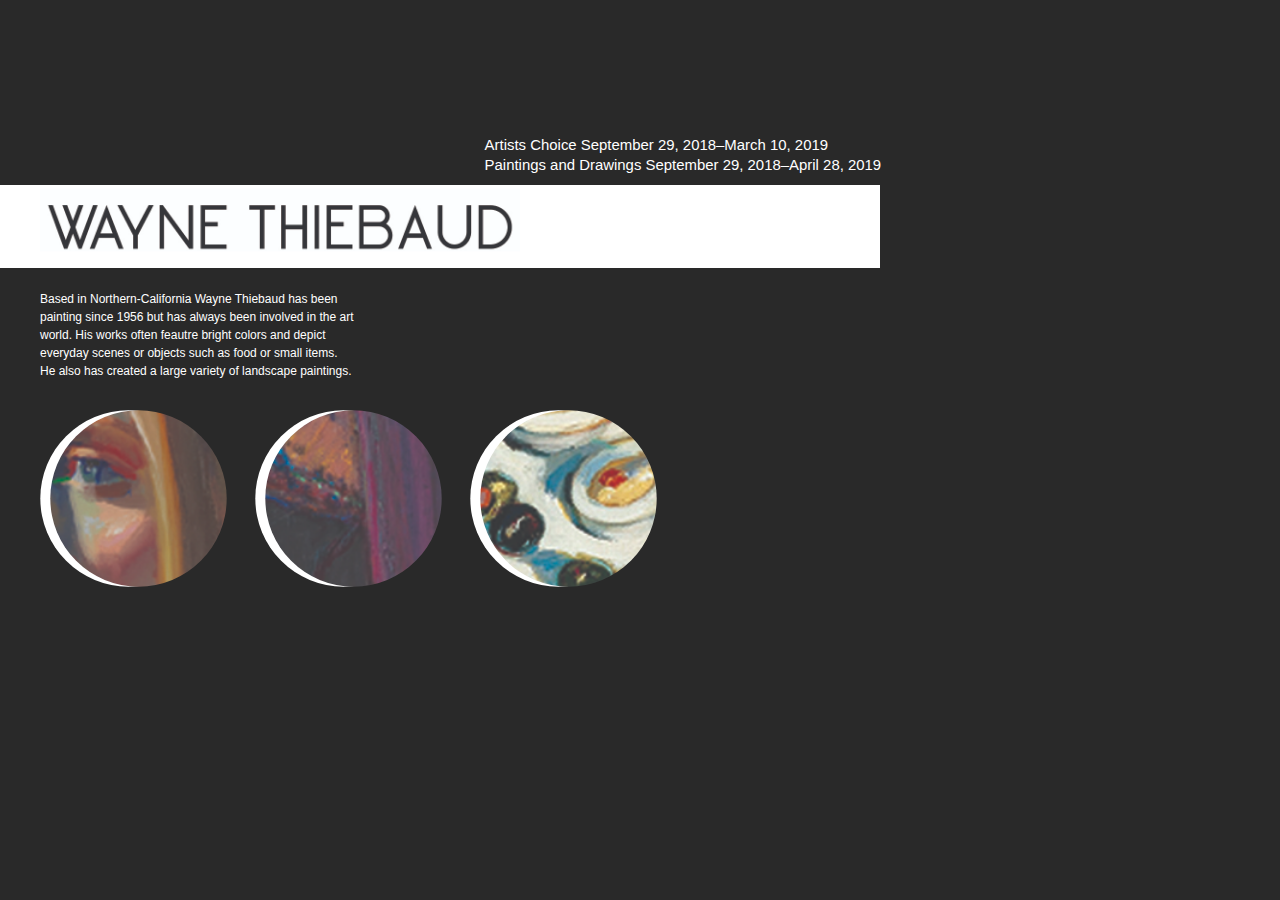
<file: ojeez/hotdog.html>
<!DOCTYPE html>
<html>
<head>
<style>
body{
  background-color: #292929;
  height: 567px;
  width:100%;
  margin: 0 auto;
}

.content{
   width: 1280px;
    margin: auto;
    position: relative;
}

.stripe{
  height: 83px;
  width: 890px;
  position: absolute;
  background: white;
  left: -10px;
  top: 185px;
  z-index: -1;
}

.titlestripe{
  background-image: url('fucki.jpg');
  width: 1000px;
  height: 130px;
  top: 155px;
  left: -220px;
  position: absolute;
  background-repeat: none;
  transform: scale(.48);
}

/* .second{
  background-image: url('secondboy.jpg');
  width: 589px;
  height: 50px;
  top: 126px;
  left: 380px;
  position: absolute;
  background-repeat: none;
  transform: scale(.7);
} */

.whitecircle{
  background: white;
  height: 147px;
  width: 147px;
  border-radius: 50%;
  top: 425px;
  left: 55px;
  position: absolute;
  transform: scale(1.2);
}
.whitecircle1{
  background: white;
  height: 147px;
  width: 147px;
  border-radius: 50%;
  top: 425px;
  left: 270px;
  position: absolute;
  transform: scale(1.2);
}
.whitecircle2{
  background: white;
  height: 147px;
  width: 147px;
  border-radius: 50%;
  top: 425px;
  left: 485px;
  position: absolute;
  transform: scale(1.2);
}

.photo{
  background-image: url('fixed.jpg');
  height: 147px;
  width: 147px;
  border-radius: 50%;
  top: 425px;
  left:65px;
  position: absolute;
  transform: scale(1.2);
}


.photo:hover{
  background-image: url('fixed.jpg');

  border-radius: 50%;
  top: 425px;
  left:65px;
  position: absolute;
  transform: scale(1.35);
}

.photo1:hover{
  background-image: url('hhh.jpg');
  height: 147px;
  width: 147px;
  border-radius: 50%;
  top: 425px;
  left: 280px;
  position: absolute;
  transform: scale(1.35);
}

.photo2:hover{
  background-image: url('eggybby.jpg');
  height: 147px;
  width: 147px;
  border-radius: 50%;
  top: 425px;
  left: 495px;
  position: absolute;
    transform: scale(1.35);
}



.photo1{
  background-image: url('hhh.jpg');
  height: 147px;
  width: 147px;
  border-radius: 50%;
  top: 425px;
  left: 280px;
  position: absolute;
  transform: scale(1.2);
}
.photo2{
  background-image: url('eggybby.jpg');
  height: 147px;
  width: 147px;
  border-radius: 50%;
  top: 425px;
  left: 495px;
  position: absolute;
    transform: scale(1.2);
}

.bodytext{
  font-family: helvetica;
  color:white;
  font-size: 14pt;
  top: 130px;
  left: 435px;
  position: absolute;
  line-height:25px;
      transform: scale(.8);

  }

  .bodytext2{
    font-family: helvetica;
    color: white;
    font-size: 9pt;
    top: 290px;
    left: 40px;
    width: 315px;
    height: 100px;
    position: absolute;
      line-height:18px;
    }

@media screen and (max-width:768px){

  body{background-color: #292929;
  height: 567px;
  width:100%;
}

.stripe{
  height: 223px;
  width: 104%;
  position: absolute;
  background: white;
  left: -10px;
  top: 65px;
}

.titlestripe{
  background-image: url('fucki.jpg');
  width: 420px;
  height: 130px;
  top: 56px;
  left: -62px;
  position: absolute;
  background-repeat: none;
  transform: scale(.6);
}

.titlestripe2{
  background-image: url('fucki.jpg');
  width: 990px;
  height: 130px;
  top: 140px;
  left: -432px;
  position: absolute;
  background-repeat: none;
  transform: scale(.6);
}

.whitecircle{
  background: white;
  height: 147px;
  width: 147px;
  border-radius: 50%;
  top: 447px;
  left: 5px;
  position: absolute;
  transform: scale(.6);
}
.whitecircle1{
  background: white;
  height: 147px;
  width: 147px;
  border-radius: 50%;
    top: 447px;
  left: 115px;
  position: absolute;
  transform: scale(.6);
}
.whitecircle2{
  background: white;
  height: 147px;
  width: 147px;
  border-radius: 50%;
  top: 447px;
  left: 225px;
  position: absolute;
  transform: scale(.6);
}

.photo{
  background-image: url('fixed.jpg');
  height: 147px;
  width: 147px;
  border-radius: 50%;
  top: 447px;
  left: 15px;
  position: absolute;
  transform: scale(.6);
}
.photo1{
  background-image: url('hhh.jpg');
  height: 147px;
  width: 147px;
  border-radius: 50%;
  top: 447px;
  left: 125px;
  position: absolute;
  transform: scale(.6);

}
.photo2{
  background-image: url('eggybby.jpg');
  height: 147px;
  width: 147px;
  border-radius: 50%;
    top: 447px;
  left: 235px;
  position: absolute;
  transform: scale(.6);
}

.photo:hover{
  background-image: url('fixed.jpg');
  height: 147px;
  width: 147px;
  border-radius: 50%;
  top: 447px;
  left: 15px;
  position: absolute;
  transform: scale(.73);
}

.photo1:hover{
  background-image: url('hhh.jpg');
  height: 147px;
  width: 147px;
  border-radius: 50%;
  top: 447px;
  left: 125px;
  position: absolute;
  transform: scale(.73);
}

.photo2:hover{
  background-image: url('eggybby.jpg');
  height: 147px;
  width: 147px;
  border-radius: 50%;
    top: 447px;
  left: 235px;
  position: absolute;
    transform: scale(.73);
}

.bodytext{
  font-family: helvetica;
  color: white;
  font-size: 9pt;
  top: 320px;
  left: -10px;
  width: 515px;
  position: absolute;
  line-height:18px;
  }

  .bodytext2{
    font-family: helvetica;
    color: white;
    font-size: 9pt;
    top: 360px;
    left: 40px;
    width: 315px;
    height: 100px;
    position: absolute;
        line-height:18px;

    }
}




</style>
</head>



<body>
<div class="content">
<div class="bodytext">
Artists Choice  September 29, 2018–March 10, 2019
<br>

Paintings and Drawings September 29, 2018–April 28, 2019
</div>
<div class="bodytext2">
  Based in Northern-California Wayne Thiebaud has been painting since  1956 but has always been involved in the art world. His works often feautre bright colors and depict everyday scenes or objects such as food or small items. He also has created a large variety of landscape paintings.
  </div>

<div class="stripe"></div>
<div class="titlestripe"></div>
<div class="titlestripe2"></div>
<!-- <div class="second"></div> -->
<div class="whitecircle"></div>
<a href="pinkhat.html"><div class="photo"></div></a>
<div class="whitecircle1"></div>
<a href="rock.html"><div class="photo1"></div></a>
<div class="whitecircle2"></div>
<a href="pineapple.html"><div class="photo2"></div></a>

</div>

</body>

</html>
</file>
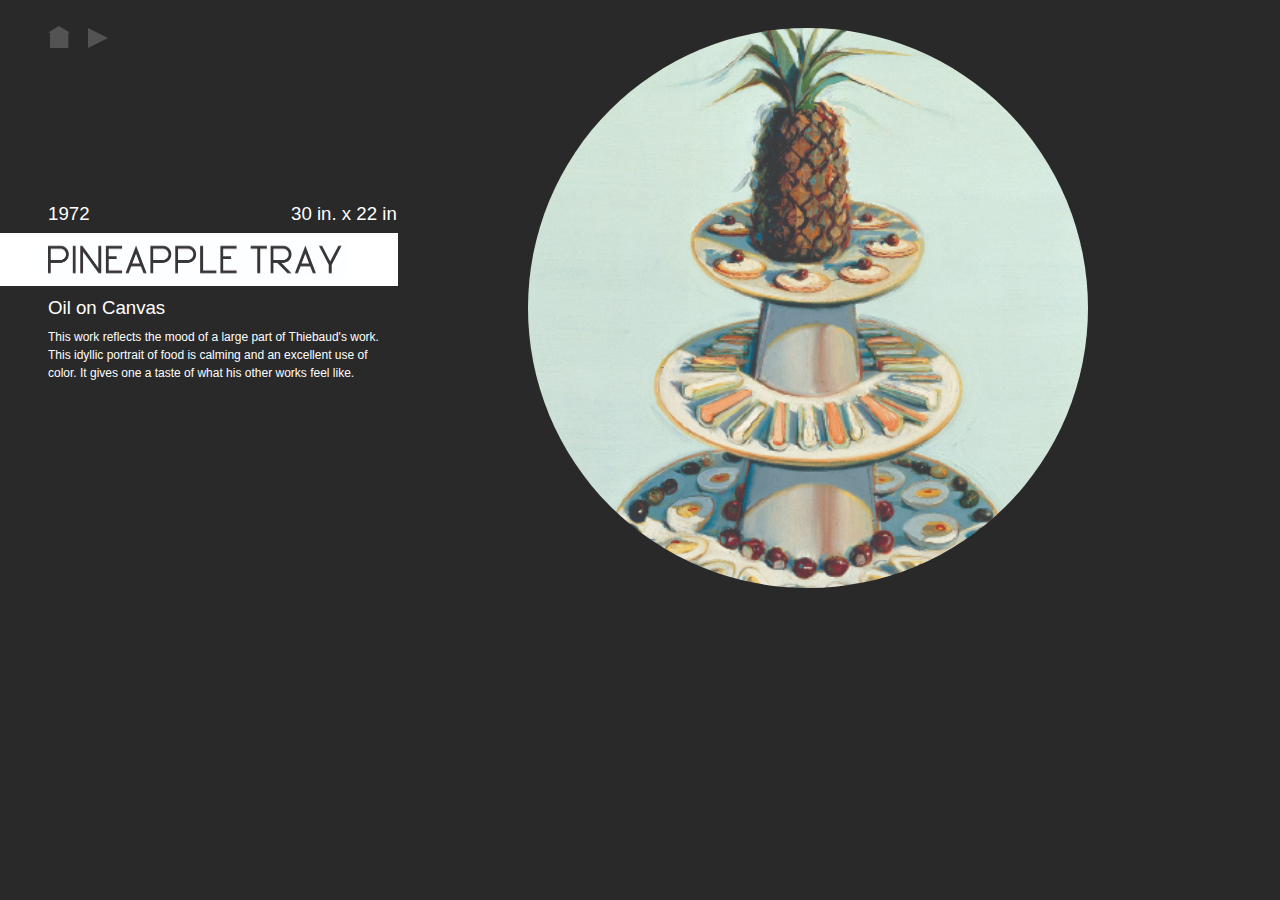
<file: ojeez/pineapple.html>
<!DOCTYPE html>
<html>
<head>
  <link rel="stylesheet" type="text/css" media="print" href="pront2.css"/>
  <script src="pwease.js" defer></script>
<style>
body{
  background-color: #292929;
  height: 567px;
  width:100%;
}

.content{
   width: 1280px;
    margin: auto;
    position: relative;
}

.stripe{
  height: 53px;
  width: 400px;
  position: absolute;
  background: white;
  left: -10px;
  top: 225px;
}



.oof{
  background-image: url('pineboy.jpg');
  height: 73px;
  width: 620px;
  position: absolute;
  left: -125px;
  top: 215px;
    transform: scale(.5);
}

/* .titlestripe{
  width: 1000px;
  height: 130px;
  top: 152px;
  left: -120px;
  position: absolute;
  background-repeat: none;
  transform: scale(.7);
} */


.bodytext{
  font-family: helvetica;
  color: white;
  font-size: 9pt;
  top: 320px;
  left: 40px;
  width: 340px;
  position: absolute;
  line-height:18px;
  }

  .infotext{
    font-family: helvetica;
    color: white;
    font-size: 14pt;
    top: 320px;
    }

    /* .photoyes{
      background-image: url('yes.jpg');
      height: 400px;
      width: 400px;
      border-radius: 50%;
      top: 100px;
      left: 600px;
      transform: scale(1.4);
      position: absolute;
    } */
    .photoyes{
      /* background-image: url('bic.jpg'); */
      height: 400px;
      width: 400px;
      border-radius: 50%;
      /* top: 100px;
      left: 600px; */
      transform: scale(1.4);
      position: absolute;
      overflow: hidden;
}
#photoyes{
  height: 400px;
  width: 400px;
  position: absolute;
  top: 100px;
  left: 600px;
  /* transform: scale(1.4); */
  cursor: url('iamcurse3.png'), auto;
}

    #ohgosh{
      width:500px;
      height: 47px;
      top:595px;
      left:710px;
      position: absolute;
      display: block;
    }

    #ohgosh.hidden {

      display: none;
    }

    .whitecircle{
      background: white;
      height: 47px;
      width: 47px;
      border-radius: 50%;
      /* top: 595px;
      left: 710px; */
      position: relative;
       /* opacity: 0.5; */
    }

    .whitecircle1{
      background: white;
      height: 47px;
      width: 47px;
      border-radius: 50%;
      left: 60px;
      top:-46px;
      position: relative;
      /* opacity: 0.5; */
    }

    .whitecircle2{
      background: white;
      height: 47px;
      width: 47px;
      border-radius: 50%;
      left: 120px;
        top:-94px;
      /* top: 595px;
      left: 840px; */
    position: relative;
       /* opacity: 0.5; */
    }

    .back{

      height: 22px;
      width: 22px;
      /* border-radius: 50%; */
      top: 18px;
      left: 40px;
      position: absolute;
       opacity: 0.2;
    }

    .backpic{
      width: 100%;
      height: 100%;
    }


        #year{
    top: 195px;
    position: absolute;
    left: 40px;
        }

        #size{
          top: 195px;
          position: absolute;
          left: 283px;
        }

        #medium{
          top: 289px;
          position: absolute;
          left: 40px;
        }

  .bodytext2{
    font-family: helvetica;
    color: white;
    font-size: 7pt;
    top: 425px;
    left: 700px;
    width: 200px;
    height: 100px;
    position: absolute;
    }

    .next{
      width: 0;
    height: 0;
    border-top: 50px solid transparent;
    border-left: 100px solid white;
    border-bottom: 50px solid transparent;
      position: absolute;
       opacity: 0.2;
       transform: scale(.2);
       top: -20px;
       left: 40px;
    }

    @media screen and (max-width:768px){
      body{
        background-color: #292929;
        height: 567px;
        width:1000px;
      }

      .stripe{
        height: 53px;
        width: 368px;
        position: absolute;
        background: white;
        left: -10px;
        top: 125px;
      }

      .oof{
        background-image: url('pineboy.jpg');
        height: 73px;
        width: 640px;
        position: absolute;
        left: -135px;
        top: 115px;
          transform: scale(.476);
      }

      /* .titlestripe{
        width: 1000px;
        height: 130px;
        top: 152px;
        left: -120px;
        position: absolute;
        background-repeat: none;
        transform: scale(.7);
      } */


      .bodytext{
        font-family: helvetica;
        color: white;
        font-size: 9pt;
        top: 220px;
        left: 40px;
        width: 310px;
        position: absolute;
        }

        .infotext{
          font-family: helvetica;
          color: white;
          font-size: 14pt;
          top: 20px;
          }

          .photoyes{
            /* background-image: url('why.jpg'); */
            height: 400px;
            width: 400px;
            border-radius: 50%;
            position: relative;
            transform: scale(.5);


          }

          #photoyes{
            height: 400px;
            width: 400px;
            position: absolute;
            top: 260px;
            left: 0px;
            transform: scale(1.4);
          }

          /* #ohgosh{
            width:500px;
            height: 47px;
            top:595px;
            left:710px;
            position: absolute;
            display: none;
            /* display: none;

          } */

          #ohgosh{
            width:500px;
            height: 27px;
            top:610px;
            left:145px;
            position: absolute;
            display: block;

          }
          #ohgosh.hidden {

            display: none;
          }

          .whitecircle{
            background: white;
            height: 27px;
            width: 27px;
            border-radius: 50%;
            top: 0px;
            /* top: 595px;
            left: 710px; */
            position: absolute;
             /* opacity: 0.5; */
          }

          .whitecircle1{
            background: white;
            height: 27px;
            width: 27px;
            left: 40px;
            border-radius: 50%;
            position: absolute;
            /* opacity: 0.5; */
            top: 0px;
          }

          .whitecircle2{
            background: white;
            height: 27px;
            width: 27px;
            border-radius: 50%;
            left: 80px;
            top:0px;
            /* top: 595px;
            left: 840px; */
        position: absolute;
             /* opacity: 0.5; */
          }

          .back{

            height: 22px;
            width: 22px;
            /* border-radius: 50%; */
            top: 18px;
            left: 40px;
            position: absolute;
             opacity: 0.2;
          }

          .backpic{
            width: 100%;
            height: 100%;
          }


          #year{
      top: 95px;
      position: absolute;
      left: 40px;
          }

          #size{
            top: 95px;
            position: absolute;
            left: 220px;
          }

          #medium{
            top: 189px;
            position: absolute;
            left: 40px;
          }

        .bodytext2{
          font-family: helvetica;
          color: white;
          font-size: 7pt;
          top: 425px;
          left: 700px;
          width: 200px;
          height: 100px;
          position: absolute;
          }

          .next{
            width: 0;
          height: 0;
          border-top: 50px solid transparent;
          border-left: 100px solid white;
          border-bottom: 50px solid transparent;
            position: absolute;
             opacity: 0.2;
             transform: scale(.2);
             top: -20px;
             left: 40px;
          }

}

</style>
</head>



<body>
<div class="content">
<a href="hotdog.html"><div class="back"><image class="backpic"src="homebutton2.png"></div></a>
<a href="pinkhat.html"><div class="next"></div></a>
<div class="stripe"></div>
<div class="oof"></div>
<div class="titlestripe"></div>
<div class="infotext" id="year">
1972
</div>

<div class="infotext" id="medium">
Oil on Canvas
</div>

<div class="infotext" id="size">
30 in. x 22 in
</div>

<div class="bodytext">
  This work reflects the mood of a large part of Thiebaud's work. This idyllic portrait of food is calming and an excellent use of color. It gives one a taste of what his other works feel like.
</div>

<div id="photoyes"><div class="photoyes"><img class="pickOnMe" src="yes.jpg"></div></div>
<div id="ohgosh" class="hidden">
<div class="whitecircle"></div>
<div class="whitecircle1"></div>
<div class="whitecircle2"></div>
</div>

</div>
</body>
</html>
</file>
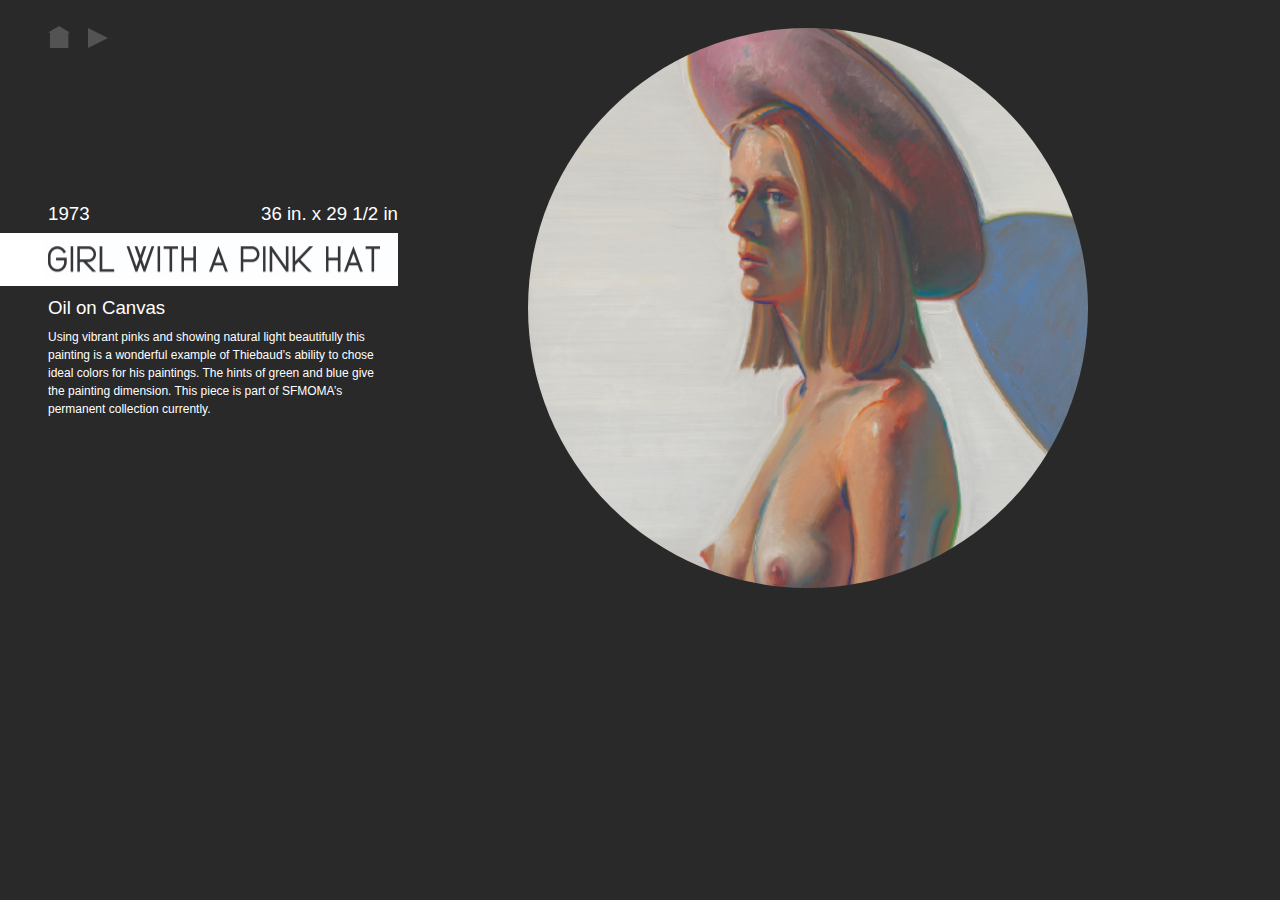
<file: ojeez/pinkhat.html>
<!DOCTYPE html>
<html>
<head>
  <script src="pwease.js" defer></script>
  <link rel="stylesheet" type="text/css" media="print" href="pront2.css"/>
<style>
body{
  background-color: #292929;
  height: 567px;
  width:100%;
}

.content{
   width: 1280px;
    margin: auto;
    position: relative;
}

.stripe{
  height: 53px;
  width: 400px;
  position: absolute;
  background: white;
  left: -10px;
  top: 225px;
}

#printtitle{
  background-image: url('wayne.png');
  position: absolute;
  top: 100px;
  left: 100px;
  display: none;
}

.oof{
  background-image: url('title2.jpg');
  height: 73px;
  width: 700px;
  position: absolute;
  left: -140px;
  top: 215px;
    transform: scale(.5);
}

/* .titlestripe{
  width: 1000px;
  height: 130px;
  top: 152px;
  left: -120px;
  position: absolute;
  background-repeat: none;
  transform: scale(.7);
} */


.bodytext{
  font-family: helvetica;
  color: white;
  font-size: 9pt;
  top: 320px;
  left: 40px;
  width: 340px;
  position: absolute;
    line-height:18px;
  }

  .infotext{
    font-family: helvetica;
    color: white;
    font-size: 14pt;
    top: 320px;
    }

    .photoyes{
      /* background-image: url('why.jpg'); */
      height: 400px;
      width: 400px;
      border-radius: 50%;
      position: relative;
      overflow: hidden;

    }

    #photoyes{
      height: 400px;
      width: 400px;
      position: absolute;
      top: 100px;
      left: 600px;
      transform: scale(1.4);
      cursor: url('iamcurse3.png'), auto;
    }


    /* #ohgosh{
      width:500px;
      height: 47px;
      top:595px;
      left:710px;
      position: absolute;
      display: none;
      /* display: none;

    } */

    #ohgosh{
      width:500px;
      height: 47px;
      top:595px;
      left:710px;
      position: absolute;
      display: block;

    }
    #ohgosh.hidden {

      display: none;
    }

    .whitecircle{
      background: white;
      height: 47px;
      width: 47px;
      border-radius: 50%;
      /* top: 595px;
      left: 710px; */
      position: relative;
       /* opacity: 0.5; */
    }

    .whitecircle1{
      background: white;
      height: 47px;
      width: 47px;
      border-radius: 50%;
      left: 60px;
      top:-46px;
      position: relative;
      /* opacity: 0.5; */
    }

    .whitecircle2{
      background: white;
      height: 47px;
      width: 47px;
      border-radius: 50%;
      left: 120px;
        top:-94px;
      /* top: 595px;
      left: 840px; */
    position: relative;
       /* opacity: 0.5; */
    }

    /* .back{
      background: white;
      height: 20px;
      width: 20px;
      border-radius: 50%;
      top: 20px;
      left: 40px;
      position: absolute;
      opacity: 0.2;
    } */

    .back{

      height: 22px;
      width: 22px;
      /* border-radius: 50%; */
      top: 18px;
      left: 40px;
      position: absolute;
       opacity: 0.2;
    }

    .backpic{
      width: 100%;
      height: 100%;
    }

    /* #houstop{
    width: 0;
    height: 0;
    border-top: 100px solid white;
    border-right: 100px solid transparent;
    } */

    /* #housebottom{
    width: 0;
    height: 0;
    border-top: 100px solid white;
    border-right: 100px solid transparent;
    } */


    #year{
top: 195px;
position: absolute;
left: 40px;
    }

    #size{
      top: 195px;
      position: absolute;
      left: 253px;
    }

    #medium{
      top: 289px;
      position: absolute;
      left: 40px;
    }

  .bodytext2{
    font-family: helvetica;
    color: white;
    font-size: 7pt;
    top: 425px;
    left: 700px;
    width: 200px;
    height: 100px;
    position: absolute;
    }

    .next{
      /* background: white; */
      width: 0;
    height: 0;
    border-top: 50px solid transparent;
    border-left: 100px solid white;
    border-bottom: 50px solid transparent;
      position: absolute;
       opacity: 0.2;
       transform: scale(.2);
       top: -20px;
       left: 40px;

    }


@media screen and (max-width:768px){
  body{
    background-color: #292929;
    height: 567px;
    width:1000px;
  }

  .stripe{
    height: 53px;
    width: 368px;
    position: absolute;
    background: white;
    left: -10px;
    top: 125px;
  }

  .oof{
    background-image: url('title2.jpg');
    height: 73px;
    width: 680px;
    position: absolute;
    left: -149px;
    top: 115px;
      transform: scale(.476);
  }

  /* .titlestripe{
    width: 1000px;
    height: 130px;
    top: 152px;
    left: -120px;
    position: absolute;
    background-repeat: none;
    transform: scale(.7);
  } */


  .bodytext{
    font-family: helvetica;
    color: white;
    font-size: 9pt;
    top: 220px;
    left: 40px;
    width: 310px;
    position: absolute;
    }

    .infotext{
      font-family: helvetica;
      color: white;
      font-size: 14pt;
      top: 20px;
      }

      .photoyes{
        /* background-image: url('why.jpg'); */
        height: 400px;
        width: 400px;
        border-radius: 50%;
        position: relative;
        transform: scale(.5);


      }

      #photoyes{
        height: 400px;
        width: 400px;
        position: absolute;
        top: 260px;
        left: 0px;
        transform: scale(1.4);
      }


      /* #ohgosh{
        width:500px;
        height: 47px;
        top:595px;
        left:710px;
        position: absolute;
        display: none;
        /* display: none;

      } */

      #ohgosh{
        width:500px;
        height: 27px;
        top:610px;
        left:145px;
        position: absolute;
        display: block;

      }
      #ohgosh.hidden {

        display: none;
      }

      .whitecircle{
        background: white;
        height: 27px;
        width: 27px;
        border-radius: 50%;
        top: 0px;
        /* top: 595px;
        left: 710px; */
        position: absolute;
         /* opacity: 0.5; */
      }

      .whitecircle1{
        background: white;
        height: 27px;
        width: 27px;
        left: 40px;
        border-radius: 50%;
        position: absolute;
        /* opacity: 0.5; */
        top: 0px;
      }

      .whitecircle2{
        background: white;
        height: 27px;
        width: 27px;
        border-radius: 50%;
        left: 80px;
        top:0px;
        /* top: 595px;
        left: 840px; */
    position: absolute;
         /* opacity: 0.5; */
      }

      .back{

        height: 22px;
        width: 22px;
        /* border-radius: 50%; */
        top: 18px;
        left: 40px;
        position: absolute;
         opacity: 0.2;
      }

      .backpic{
        width: 100%;
        height: 100%;
      }

      /* #houstop{
        width: 0;
      height: 0;
      border-top: 100px solid white;
      border-right: 100px solid transparent;
      }

      #housebottom{
        height: 20px;
        width: 20px;
        background: white;

      } */


      #year{
  top: 95px;
  position: absolute;
  left: 40px;
      }

      #size{
        top: 95px;
        position: absolute;
        left: 220px;
      }

      #medium{
        top: 189px;
        position: absolute;
        left: 40px;
      }

    .bodytext2{
      font-family: helvetica;
      color: white;
      font-size: 7pt;
      top: 425px;
      left: 700px;
      width: 200px;
      height: 100px;
      position: absolute;
      }

      .next{
        width: 0;
      height: 0;
      border-top: 50px solid transparent;
      border-left: 100px solid white;
      border-bottom: 50px solid transparent;
        position: absolute;
         opacity: 0.2;
         transform: scale(.2);
         top: -20px;
         left: 40px;
      }

  }



</style>
</head>



<body>
<div class="content">
<a href="hotdog.html"><div class="back"><image class="backpic"src="homebutton2.png"></div></a>
<a href="rock.html"><div class="next"></div></a>
<div class="stripe"></div>
<div class="oof"></div>
<div class="titlestripe"></div>
<div class="infotext" id="year">
1973
</div>

<div class="infotext" id="medium">
Oil on Canvas
</div>

<div id="printtitle"></div>

<div class="infotext" id="size">
36 in. x 29 1/2 in
</div>

<div class="bodytext">
Using vibrant pinks and showing natural light beautifully this painting is a wonderful example of Thiebaud’s ability to chose ideal colors for his paintings. The hints of green and blue give the painting dimension. This piece is part of SFMOMA’s permanent collection currently.
</div>

<div id="photoyes"><div class="photoyes"><img class="pickOnMe" src="why.jpg"></div></div>
<div id="ohgosh" class="hidden">

<div class="whitecircle"></div>
<div class="whitecircle1"></div>
<div class="whitecircle2"></div>
</div>

</div>
</body>
</html>
</file>
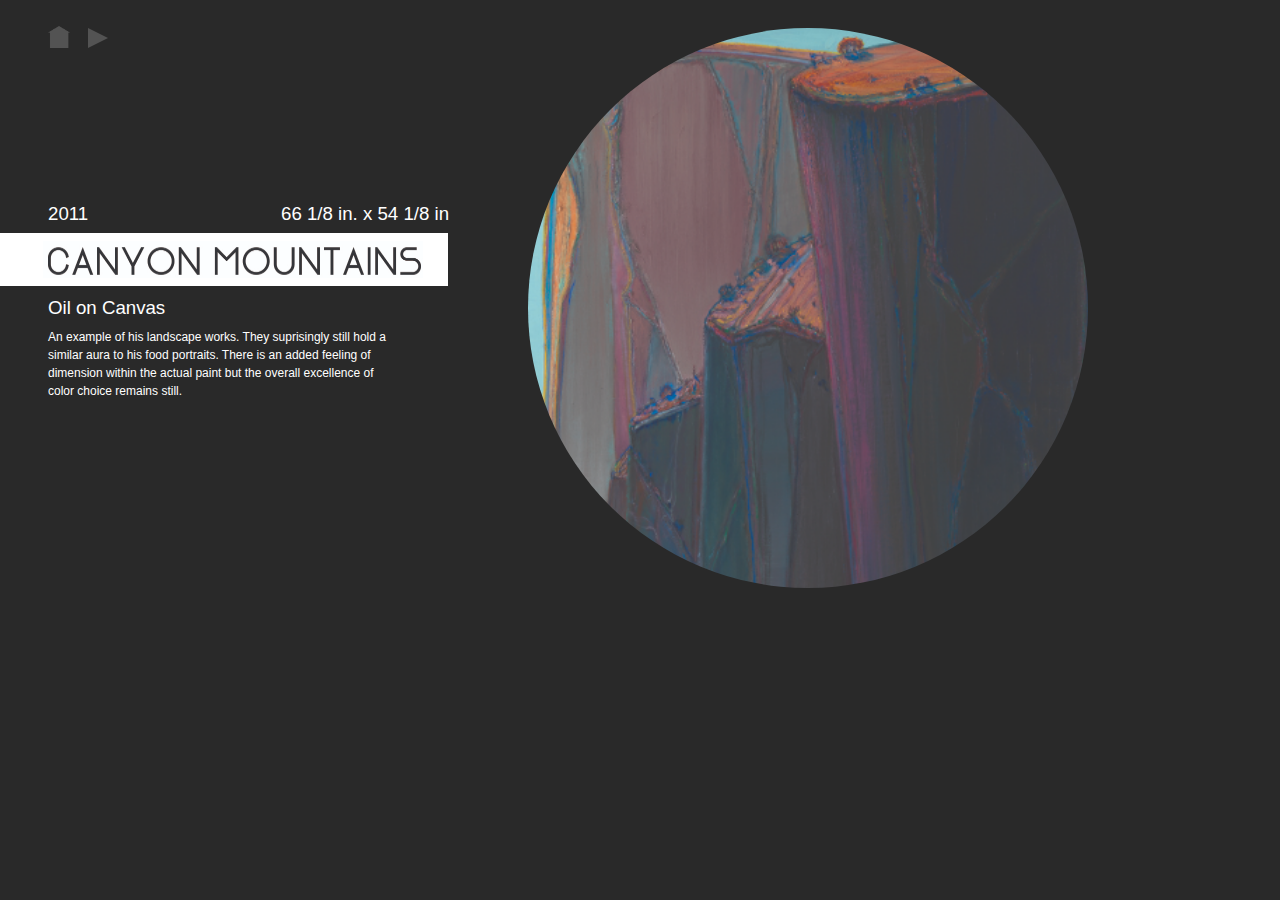
<file: ojeez/rock.html>
<!DOCTYPE html>
<html>
<head>
  <link rel="stylesheet" type="text/css" media="print" href="pront2.css"/>
  <script src="pwease.js" defer></script>
<style>
body{
  background-color: #292929;
  height: 567px;
  width:100%;
}

.content{
   width: 1280px;
    margin: auto;
    position: relative;
}

.stripe{
  height: 53px;
  width: 450px;
  position: absolute;
  background: white;
  left: -10px;
  top: 225px;
}

.oof{
  background-image: url('canyon.jpg');
  height: 73px;
  width: 760px;
  position: absolute;
  left: -155px;
  top: 215px;
    transform: scale(.5);
}

/* .titlestripe{
  width: 1000px;
  height: 130px;
  top: 152px;
  left: -120px;
  position: absolute;
  background-repeat: none;
  transform: scale(.7);
} */


.bodytext{
  font-family: helvetica;
  color: white;
  font-size: 9pt;
  top: 320px;
  left: 40px;
  width: 340px;
  position: absolute;
    line-height:18px;
  }

  .infotext{
    font-family: helvetica;
    color: white;
    font-size: 14pt;
    top: 320px;
    }

    .photoyes{
      /* background-image: url('bic.jpg'); */
      height: 400px;
      width: 400px;
      border-radius: 50%;
      /* top: 100px;
      left: 600px; */
      transform: scale(1.4);
      position: absolute;
      overflow: hidden;
}
#photoyes{
  height: 400px;
  width: 400px;
  position: absolute;
  top: 100px;
  left: 600px;
  /* transform: scale(1.4); */
  cursor: url('iamcurse3.png'), auto;
}



#ohgosh{
  width:500px;
  height: 47px;
  top:595px;
  left:710px;
  position: absolute;
  display: block;

}
#ohgosh.hidden {

  display: none;
}

    .whitecircle{
      background: white;
      height: 47px;
      width: 47px;
      border-radius: 50%;
      /* top: 595px;
      left: 710px; */
      position: relative;
       /* opacity: 0.5; */
    }

    .whitecircle1{
      background: white;
      height: 47px;
      width: 47px;
      border-radius: 50%;
      left: 60px;
      top:-46px;
      position: relative;
      /* opacity: 0.5; */
    }

    .whitecircle2{
      background: white;
      height: 47px;
      width: 47px;
      border-radius: 50%;
      left: 120px;
        top:-94px;
      /* top: 595px;
      left: 840px; */
    position: relative;
       /* opacity: 0.5; */
    }

    .back{

      height: 22px;
      width: 22px;
      /* border-radius: 50%; */
      top: 18px;
      left: 40px;
      position: absolute;
       opacity: 0.2;
    }

    .backpic{
      width: 100%;
      height: 100%;
    }

    .next{
      width: 0;
    height: 0;
    border-top: 50px solid transparent;
    border-left: 100px solid white;
    border-bottom: 50px solid transparent;
      position: absolute;
       opacity: 0.2;
       transform: scale(.2);
       top: -20px;
       left: 40px;
    }


            #year{
        top: 195px;
        position: absolute;
        left: 40px;
            }

            #size{
              top: 195px;
              position: absolute;
              left: 273px;
            }

            #medium{
              top: 289px;
              position: absolute;
              left: 40px;
            }

  .bodytext2{
    font-family: helvetica;
    color: white;
    font-size: 7pt;
    top: 425px;
    left: 700px;
    width: 200px;
    height: 100px;
    position: absolute;
    }


    @media screen and (max-width:768px){
      body{
        background-color: #292929;
        height: 567px;
        width:1000px;
      }

      .stripe{
        height: 53px;
        width: 400px;
        position: absolute;
        background: white;
        left: -10px;
        top: 125px;
      }

      .oof{
        background-image: url('canyon.jpg');
        height: 73px;
        width: 710px;
        position: absolute;
        left: -149px;
        top: 115px;
          transform: scale(.476);
      }

      /* .titlestripe{
        width: 1000px;
        height: 130px;
        top: 152px;
        left: -120px;
        position: absolute;
        background-repeat: none;
        transform: scale(.7);
      } */


      .bodytext{
        font-family: helvetica;
        color: white;
        font-size: 9pt;
        top: 220px;
        left: 40px;
        width: 310px;
        position: absolute;
        }

        .infotext{
          font-family: helvetica;
          color: white;
          font-size: 14pt;
          top: 20px;
          }

          .photoyes{
            /* background-image: url('why.jpg'); */
            height: 400px;
            width: 400px;
            border-radius: 50%;
            position: relative;
            transform: scale(.5);


          }

          #photoyes{
            height: 400px;
            width: 400px;
            position: absolute;
            top: 260px;
            left: 0px;
            transform: scale(1.4);
          }

          /* #ohgosh{
            width:500px;
            height: 47px;
            top:595px;
            left:710px;
            position: absolute;
            display: none;
            /* display: none;

          } */

          #ohgosh{
            width:500px;
            height: 27px;
            top:610px;
            left:145px;
            position: absolute;
            display: block;

          }
          #ohgosh.hidden {

            display: none;
          }

          .whitecircle{
            background: white;
            height: 27px;
            width: 27px;
            border-radius: 50%;
            top: 0px;
            /* top: 595px;
            left: 710px; */
            position: absolute;
             /* opacity: 0.5; */
          }

          .whitecircle1{
            background: white;
            height: 27px;
            width: 27px;
            left: 40px;
            border-radius: 50%;
            position: absolute;
            /* opacity: 0.5; */
            top: 0px;
          }

          .whitecircle2{
            background: white;
            height: 27px;
            width: 27px;
            border-radius: 50%;
            left: 80px;
            top:0px;
            /* top: 595px;
            left: 840px; */
        position: absolute;
             /* opacity: 0.5; */
          }

          .back{

            height: 22px;
            width: 22px;
            /* border-radius: 50%; */
            top: 18px;
            left: 40px;
            position: absolute;
             opacity: 0.2;
          }

          .backpic{
            width: 100%;
            height: 100%;
          }


          #year{
      top: 95px;
      position: absolute;
      left: 40px;
          }

          #size{
            top: 95px;
            position: absolute;
            left: 220px;
          }

          #medium{
            top: 189px;
            position: absolute;
            left: 40px;
          }

        .bodytext2{
          font-family: helvetica;
          color: white;
          font-size: 7pt;
          top: 425px;
          left: 700px;
          width: 200px;
          height: 100px;
          position: absolute;
          }

          .next{
            width: 0;
          height: 0;
          border-top: 50px solid transparent;
          border-left: 100px solid white;
          border-bottom: 50px solid transparent;
            position: absolute;
             opacity: 0.2;
             transform: scale(.2);
             top: -20px;
             left: 40px;
          }

      }



</style>
</head>



<body>
<div class="content">
<a href="hotdog.html"><div class="back"><image class="backpic"src="homebutton2.png"></div></a>
<a href="pineapple.html"><div class="next"></div></a>
<div class="stripe"></div>
<div class="oof"></div>
<div class="titlestripe"></div>
<div class="infotext" id="year">
2011
</div>

<div class="infotext" id="medium">
Oil on Canvas
</div>

<div class="infotext" id="size">
66 1/8 in. x 54 1/8 in
</div>

<div class="bodytext">
An example of his landscape works. They suprisingly still hold a similar aura to his food portraits. There is an added feeling of dimension within the actual paint but the overall excellence of color choice remains still.
</div>

<div id="photoyes"><div class="photoyes"><img class="pickOnMe" src="bic.jpg"></div></div>

<div id="ohgosh" class="hidden">
<div class="whitecircle"></div>
<div class="whitecircle1"></div>
<div class="whitecircle2"></div>
</div>
</div>
</body>
</html>
</file>
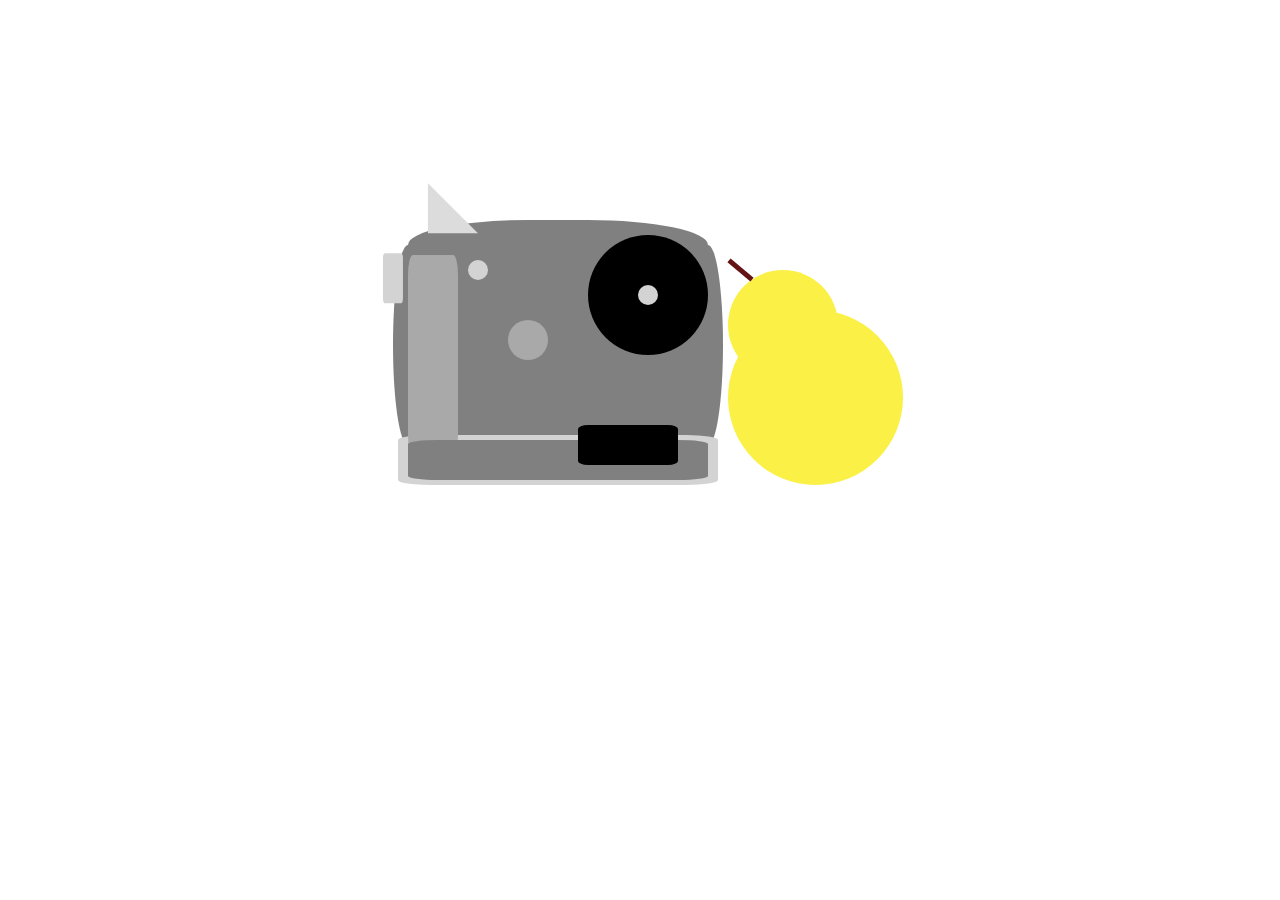
<file: Step_0/p1-step1.html>
<html>
<head>
  <style>
  #tv {
  position: relative;
  width: 300px;
  height: 250px;
  margin: 20px 0;
  background: gray;
  border-radius: 40% / 10%;
  color: white;
  text-align: center;
  text-indent: .1em;
  top:200px;
  bottom: 300px;
  left: 400px;
}
#tv:before {
  content: '';
  position: absolute;
  top: 10%;
  bottom: 10%;
  right: -5%;
  left: -5%;
  background: inherit;
  border-radius: 5% / 55%;
}
#circle1 {
position: absolute;
width: 120px;
height: 120px;
background: black;
border-radius: 120px;
left:180px;
top: 15px;

}
#circle2 {
position: absolute;
width: 20px;
height: 20px;
background: lightgray;
border-radius: 20px;
left:230px;
top: 30px;

}
#lid {
position: relative;
width: 320px;
height: 50px;
background: lightgray;
border-radius: 10%;
top: 200px;
left:-190px;
}

#lid2 {
position: relative;
width: 300px;
height: 40px;
background: gray;
border-radius: 10%;
top: 155px;
left:-230px;
}

#insidething {
position: relative;
width: 50px;
height: 200px;
background: darkgray;
border-radius: 10%;
top:-180px;
left: 10px;

}

#triangle-bottomright {
	width: 0;
	height: 0;
	border-bottom: 50px solid gainsboro;
	border-right: 50px solid transparent;
  position: absolute;

  left: -160px;
  top: -270px;
  transform: rotate(50deg);

}
#circle3 {
position: absolute;
width: 40px;
height: 40px;
background: darkgray;
border-radius: 40px;
top: -120px;
left: 100px;

}

#circle4 {
position: absolute;
width: 20px;
height: 20px;
background: lightgray;
border-radius: 20px;
left: -40px;
top: -60px;

}

#pear1 {
position: absolute;
width: 175px;
height: 175px;
background: rgba(250,240,70,1);
border-radius: 175px;
left: 260px;
top:50px;
}

#pear2 {
position: absolute;
width: 110px;
height: 110px;
background: rgba(250,240,70,1);
border-radius: 110px;
top: -40px;
}

#film {
position: relative;
width: 100px;
height: 40px;
background: black;
border-radius: 10%;
top: 155px;
left:-150px;
}
#circle6 {
position: absolute;
width: 10px;
height: 10px;
background: rgba(250,240,70,1);
border-radius: 10px;
top: 30px;
left: 250px;

}

#stem {
  position: absolute;
  height: 30px;
  width:5px;
  background: rgba(100,20,20,1);
  top: -200px;
  left: -90px;
  transform: rotate(-50deg);

}

#knob {
position: relative;
width: 20px;
height: 50px;
background: lightgray;
border-radius: 10%;
left: -45px;
top: 70px;
}

</style>
</head>
<body>
<div id= "tv" />
<div id= "circle1" />
<div id= "lid" />
<div id= "insidething" />
<div id= "circle2" />
<div id= "lid2" />
<div id= "circle3" />
<div id= "circle4" />
<div id="pear1" />
<div id="pear2" />
<div id="film" />
<div id= "circle6" />
<div id= "stem" />
<div id="triangle-bottomright" />
<div id="knob" />




</body>


























</html>
</file>
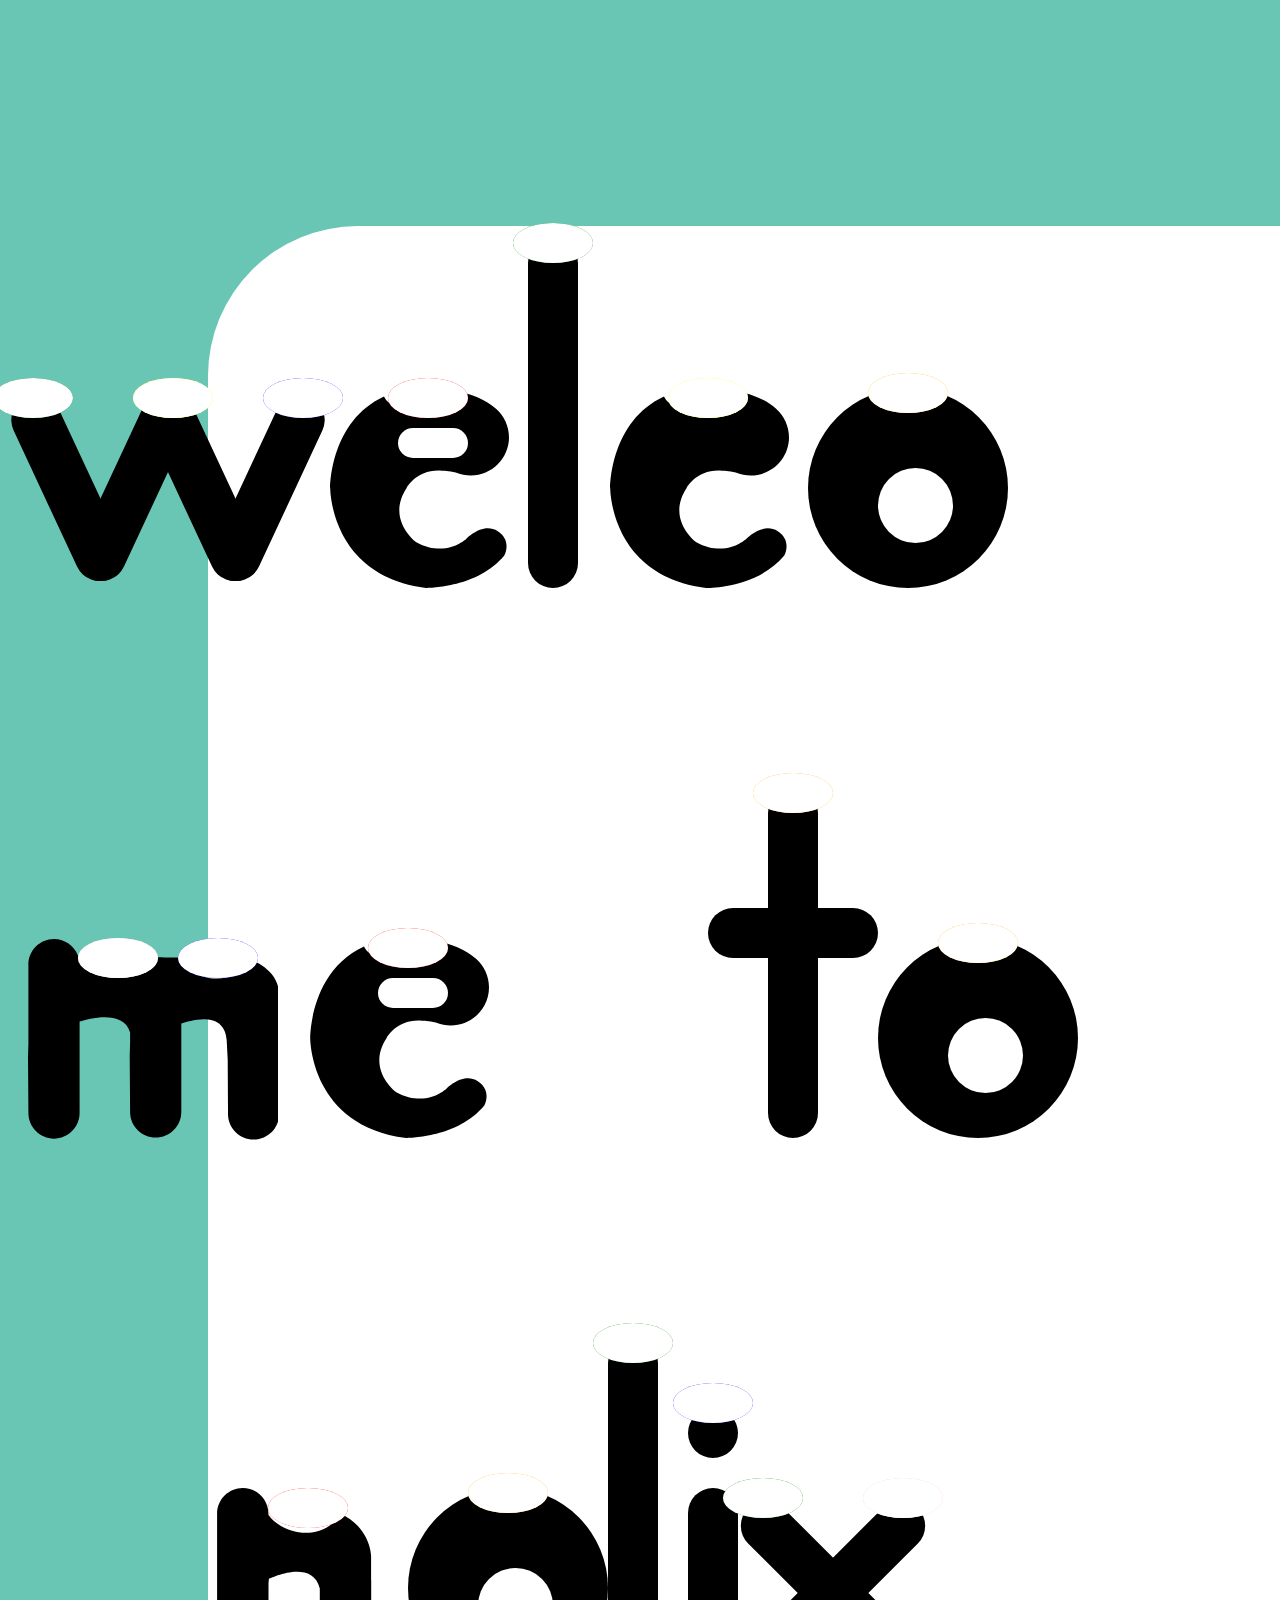
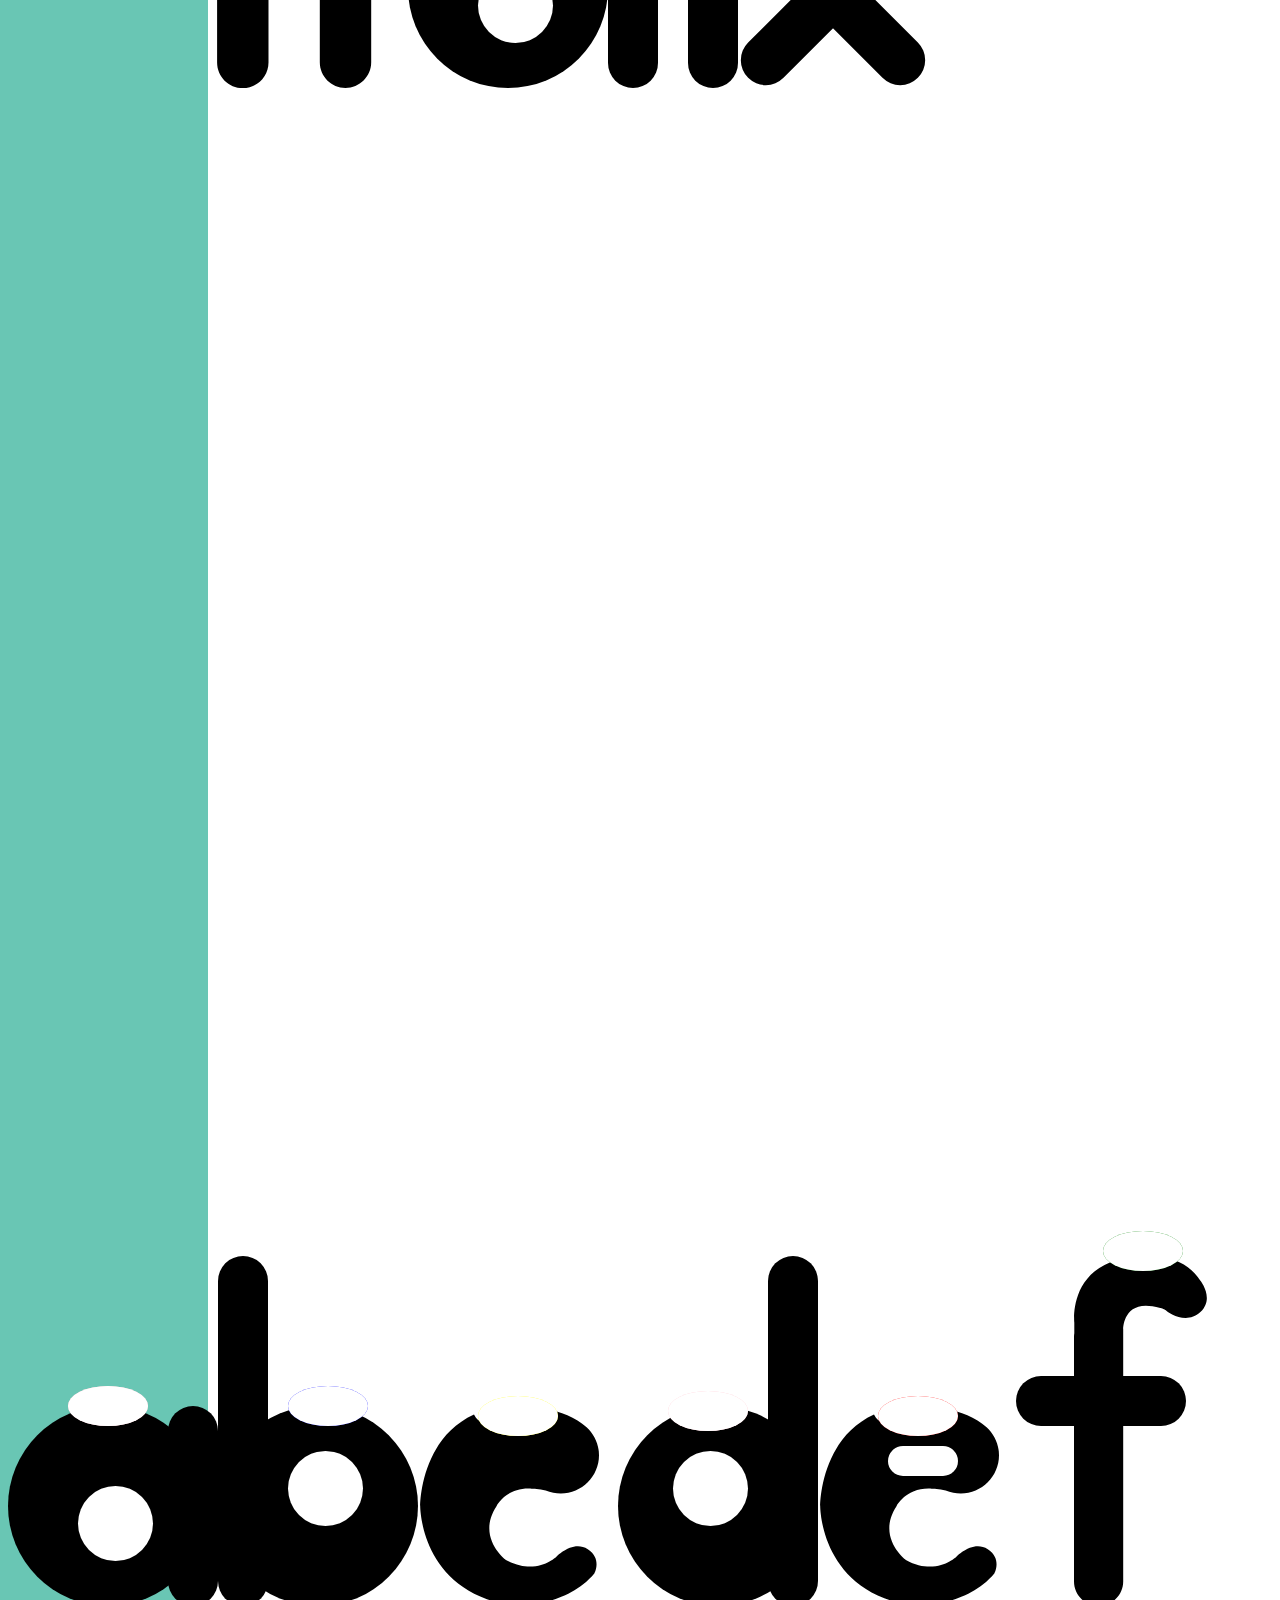
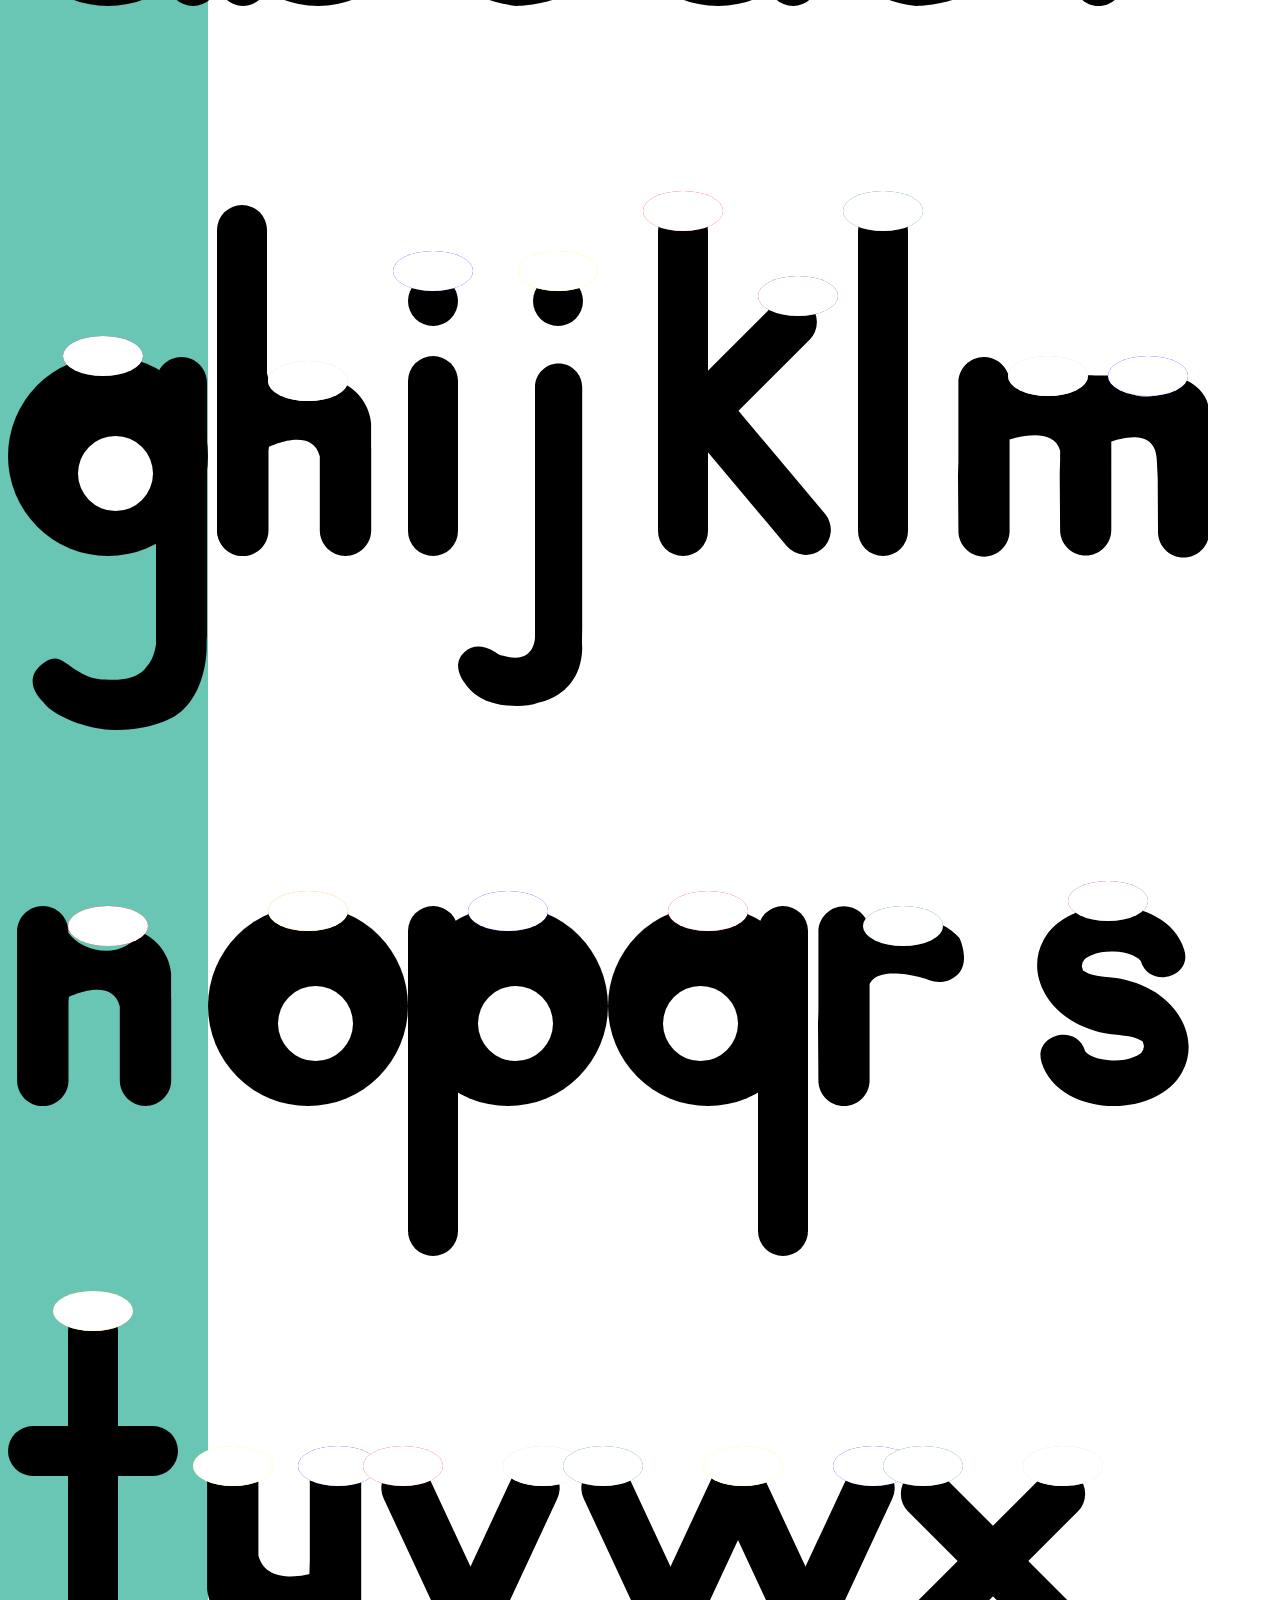
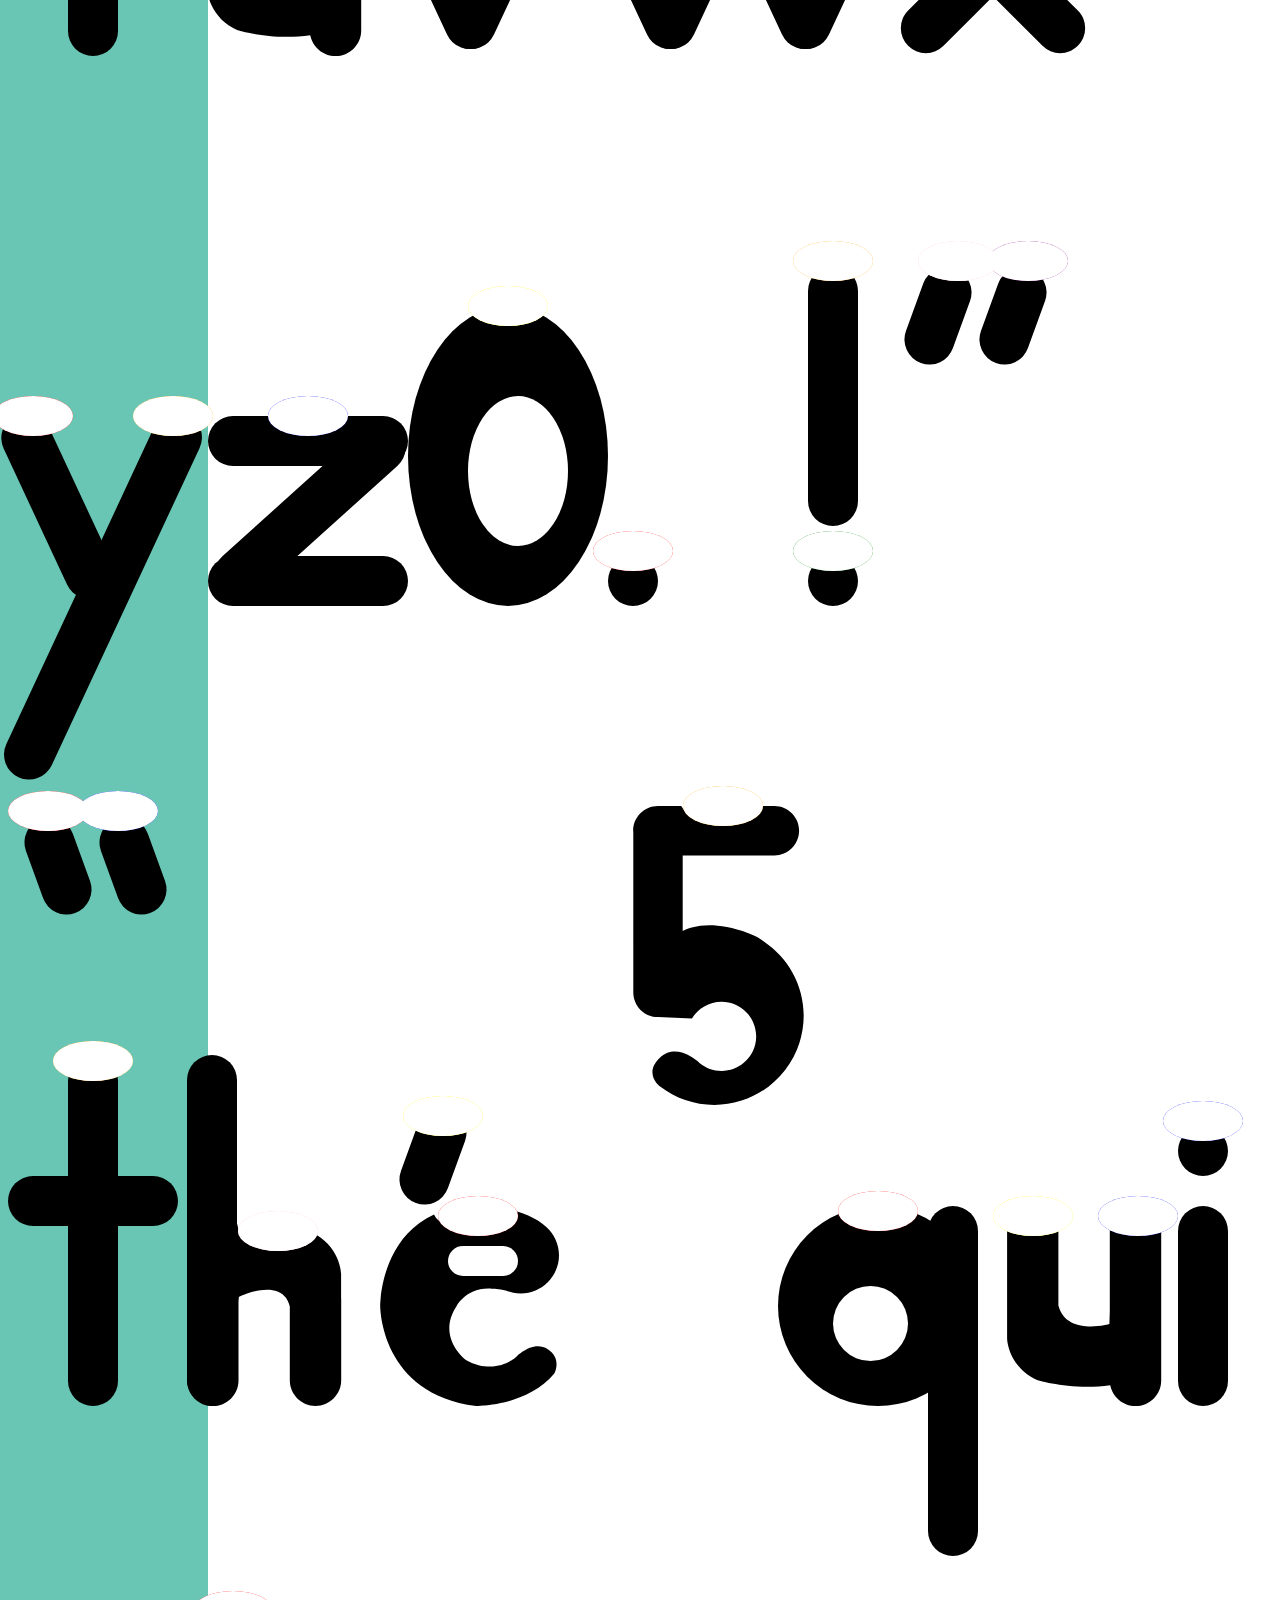
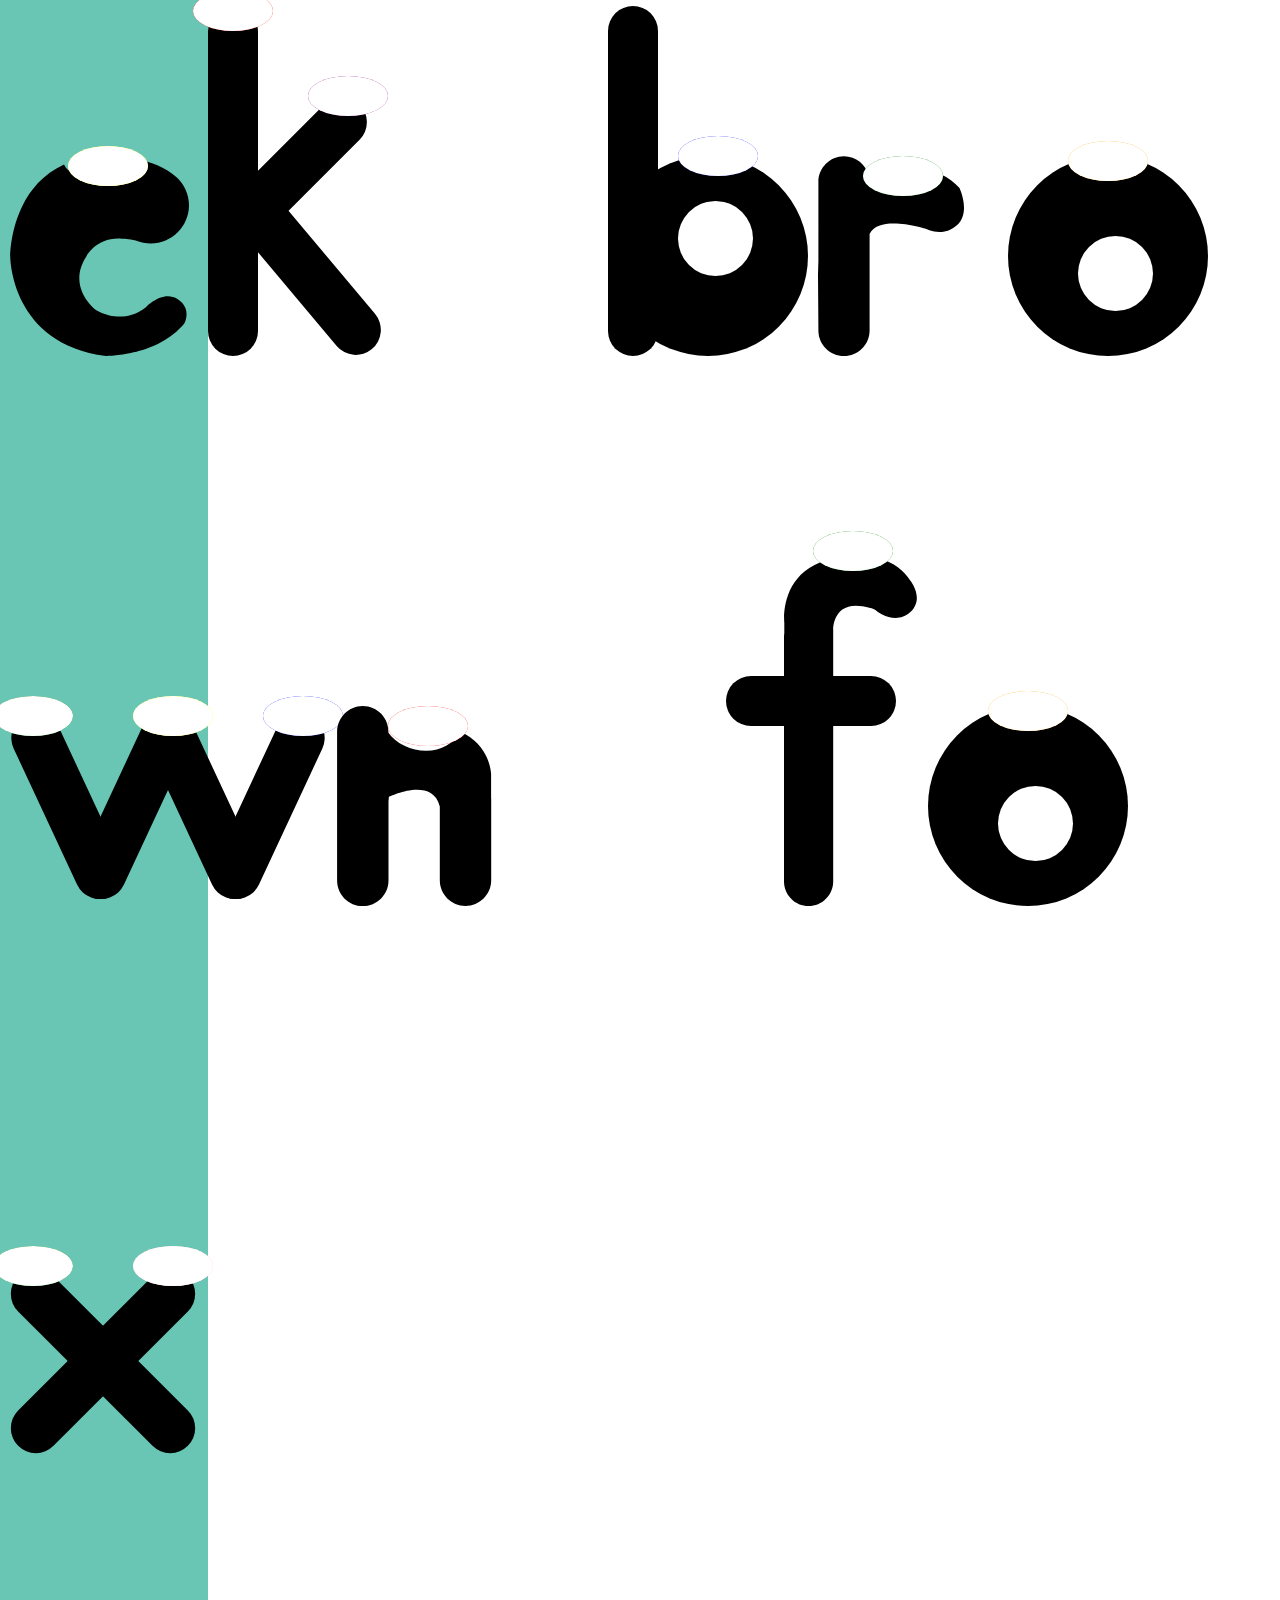
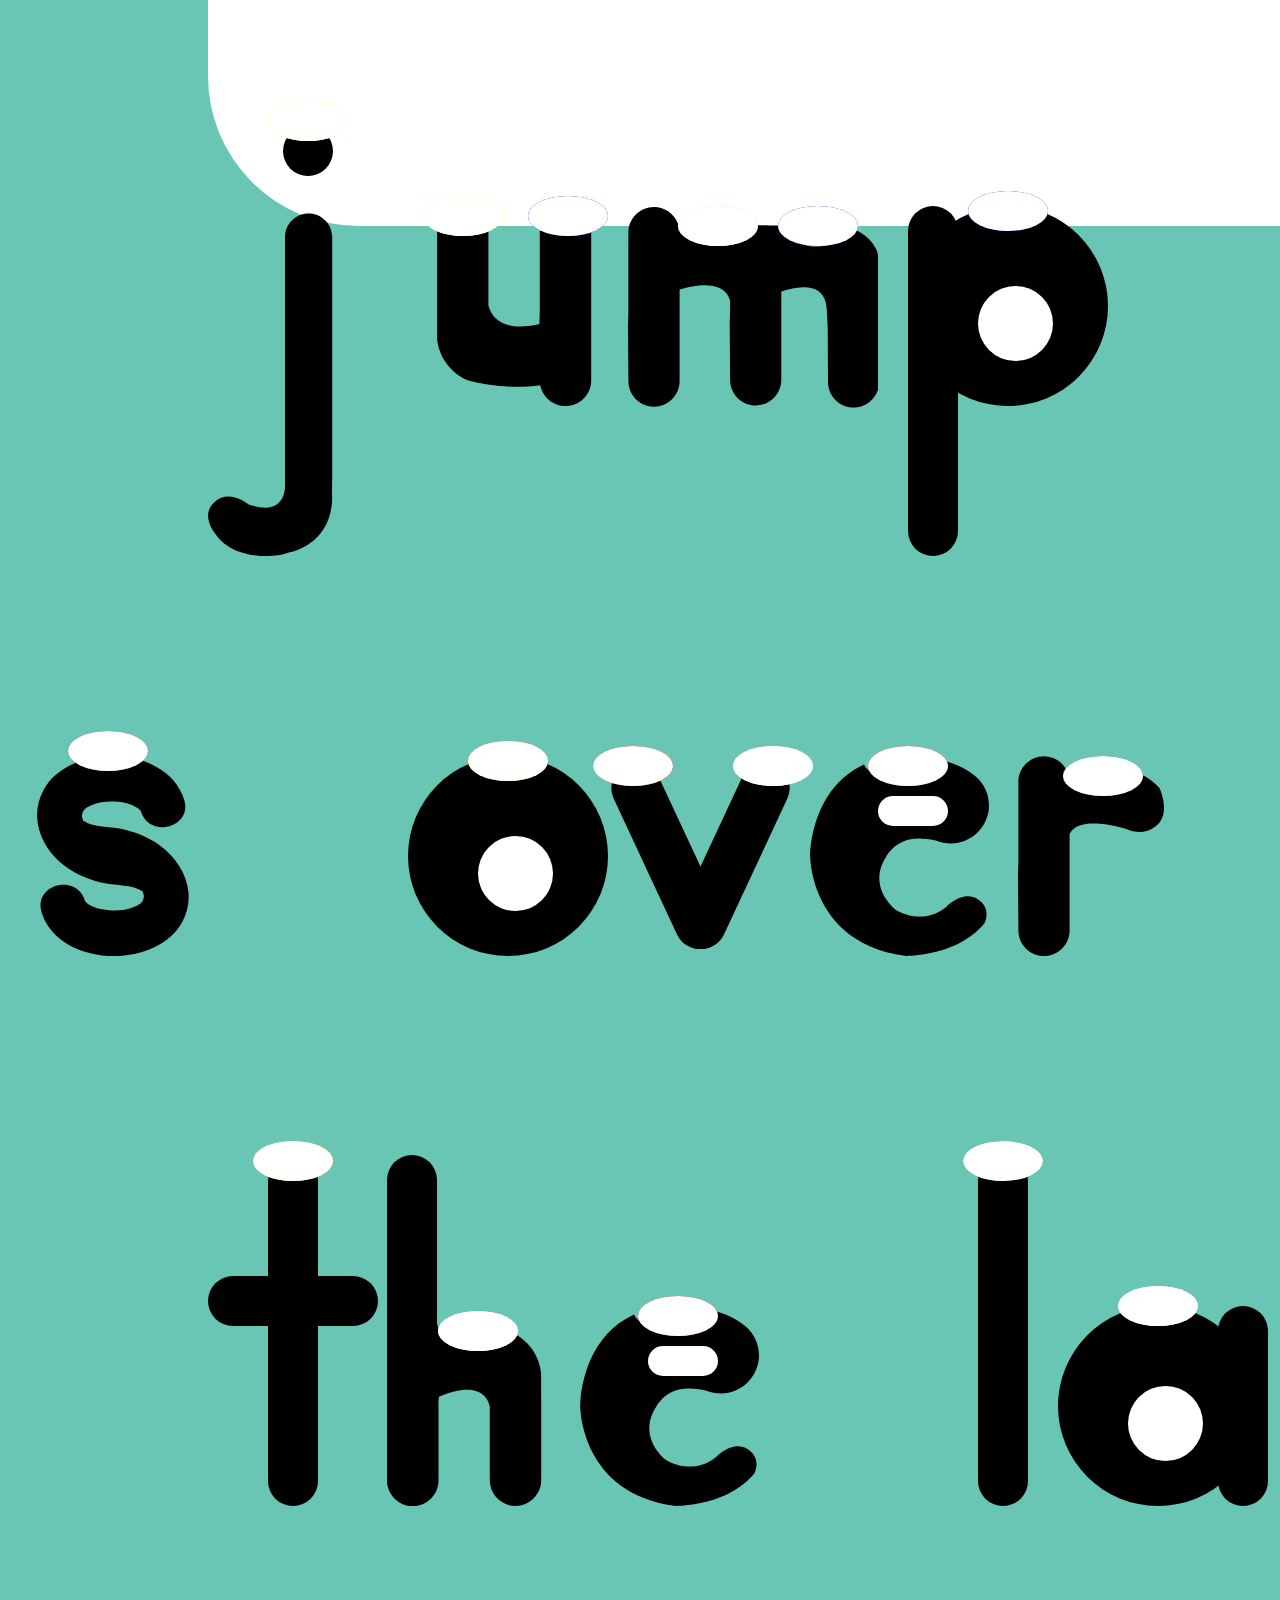
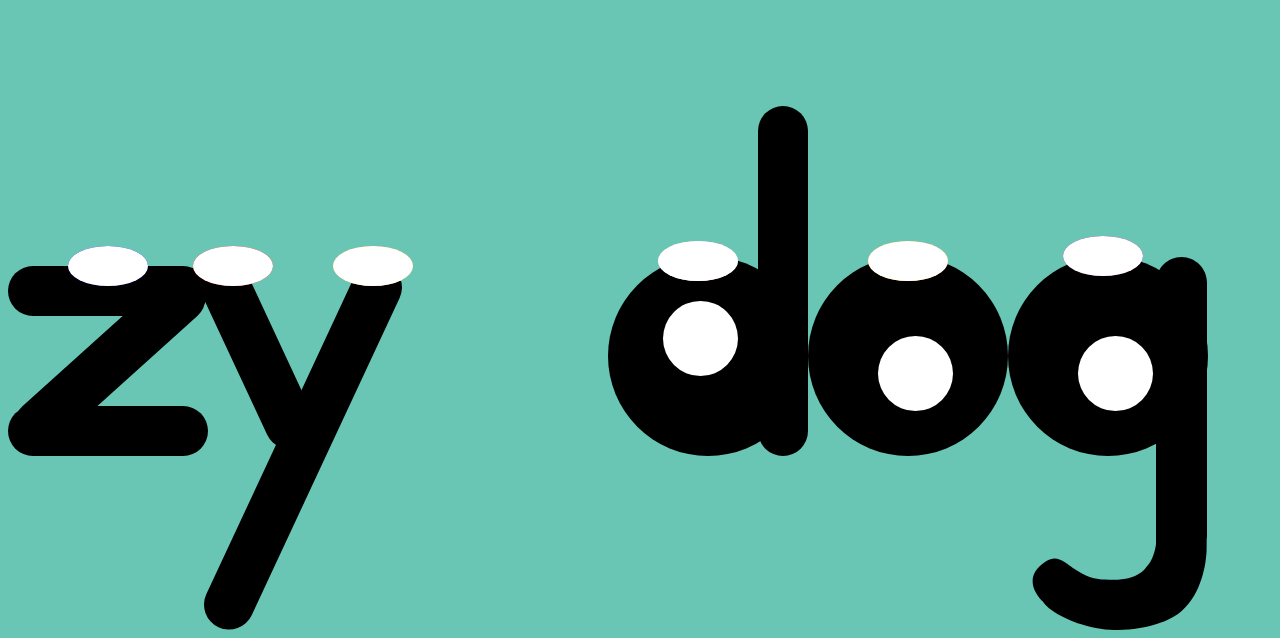
<file: untitled folder/oohkay.html>
<!DOCTYPE html>
<html>
<head>
  <style>
  body{
    background-color: #69C6B4;
    /* background-color: white; */
  }

  /* function toggle_visibility(.abigbite) {
       var e = document.getElementById(id);
       if(e.style.display == 'block')
          e.style.display = 'none';
       else
          e.style.display = 'block';
    } */

    .alphabet{
      width: 4100;
      height: 3000px;
      position: relative;
      float: left;
    }

    .boxhelp{
      background: white;
      border-radius: 150px;
      height: 8000px;
      width: 4120px;
      margin-left: 200px;
      margin-top: 200px;
      /* margin-left:200px;
      margin-top:200px; */
      position: absolute;
    }


    .boxhelp4{
      border-radius: 150px;
      height: 600px;
      width: 4120px;
      /* margin-left:200px;
      margin-top:200px; */
  
      padding-top: 2000px;
    }


  .abigbite:hover{
      visibility: hidden;
    }

.abigbiteb:hover{
  visibility: hidden;
}

.abigbitec:hover{
  visibility: hidden;
}

.abigbited:hover{
  visibility: hidden;
}

.abigbitee:hover{
  visibility: hidden;
}

.abigbitef:hover{
  visibility: hidden;
}

.abigbiteg:hover{
  visibility: hidden;
}

.abigbiteh:hover{
  visibility: hidden;
}


.abigbitei:hover{
  visibility: hidden;
}


.abigbitej:hover{
  visibility: hidden;
}


.abigbitek:hover{
  visibility: hidden;
}


.abigbitek2:hover{
  visibility: hidden;
}


.abigbitel:hover{
  visibility: hidden;
}


.abigbitem:hover{
  visibility: hidden;
}


.abigbitem2:hover{
  visibility: hidden;
}


.abigbiten:hover{
  visibility: hidden;
}


.abigbiteo:hover{
  visibility: hidden;
}


.abigbitep:hover{
  visibility: hidden;
}


.abigbiteq:hover{
  visibility: hidden;
}


.abigbiter:hover{
  visibility: hidden;
}


.abigbites:hover{
  visibility: hidden;
}


.abigbitet:hover{
  visibility: hidden;
}


.abigbiteu:hover{
  visibility: hidden;
}

.abigbiteu2:hover{
  visibility: hidden;
}

.abigbitev:hover{
  visibility: hidden;
}

.abigbitev2:hover{
  visibility: hidden;
}

.abigbitew:hover{
  visibility: hidden;
}

.abigbitew2:hover{
  visibility: hidden;
}

.abigbitew3:hover{
  visibility: hidden;
}

.abigbitex:hover{
  visibility: hidden;
}

.abigbitex2:hover{
  visibility: hidden;
}

.abigbitey:hover{
  visibility: hidden;
}

.abigbitey2:hover{
  visibility: hidden;
}

.abigbitez:hover{
  visibility: hidden;
}

.abigbitezero:hover{
  visibility: hidden;
}

.abigbitefive:hover{
  visibility: hidden;
}

.abigbitedot:hover{
  visibility: hidden;
}

.abigbitedot2:hover{
  visibility: hidden;
}

.abigbitedot3:hover{
  visibility: hidden;
}

.abigbitedot4:hover{
  visibility: hidden;
}

.abigbitedot5:hover{
  visibility: hidden;
}

.abigbiteexclam:hover{
  visibility: hidden;
}

.abigbiteexclam2:hover{
  visibility: hidden;
}

.abigbiteperiod:hover{
  visibility: hidden;
}

/* .xheightcircle {
  background: white;
  border-radius: 450px;
  position absolute;
  height: 400px;
  width: 400px;
  float: left;
}

.capheightoval {
  position: absolute;
	width: 700px;
	height: 300px;
	background: white;
	-moz-border-radius: 350px / 175px;
	-webkit-border-radius: 350px / 175px;
	border-radius: 350px / 175px;
  transform: rotate(90deg);
  left: -290px;

} */

.bigbite {
	width: 80px;
	height: 40px;
	background: pink;
	-moz-border-radius: 40px / 20px;
	-webkit-border-radius: 40px / 20px;
	border-radius: 40px / 20px;
  top:-20px;
  left: 60px;
  position:relative;
}

.bigbiteb {
	width: 80px;
	height: 40px;
	background: blue;
	-moz-border-radius: 40px / 20px;
	-webkit-border-radius: 40px / 20px;
	border-radius: 40px / 20px;
  top:130px;
  left: 70px;
  position:relative;
}

.bigbited {
	width: 80px;
	height: 40px;
	background: pink;
	-moz-border-radius: 40px / 20px;
	-webkit-border-radius: 40px / 20px;
	border-radius: 40px / 20px;
  top:210px;
  left:50px;
  position:absolute;
}

.bigbiteg{
	width: 80px;
	height: 40px;
	background: purple;
	-moz-border-radius: 40px / 20px;
	-webkit-border-radius: 40px / 20px;
	border-radius: 40px / 20px;
  top:-220px;
  left: 55px;
  position:relative;
}

.bigbitef{
	width: 80px;
	height: 40px;
	background: green;
	-moz-border-radius: 40px / 20px;
	-webkit-border-radius: 40px / 20px;
	border-radius: 40px / 20px;
  top:-375px;
  left: 85px;
  position:relative;
}

.bigbitec{
  width: 80px;
	height: 40px;
	background: yellow;
	-moz-border-radius: 40px / 20px;
	-webkit-border-radius: 40px / 20px;
	border-radius: 40px / 20px;
  top:-60px;
  left: 60px;
  position:relative;
}

.bigbitee{
  width: 80px;
	height: 40px;
	background: red;
	-moz-border-radius: 40px / 20px;
	-webkit-border-radius: 40px / 20px;
	border-radius: 40px / 20px;
  top:-60px;
  left: 60px;
  position:relative;
}

.bigbiteo{
  width: 80px;
	height: 40px;
	background: orange;
	-moz-border-radius: 40px / 20px;
	-webkit-border-radius: 40px / 20px;
	border-radius: 40px / 20px;
  top:135px;
  left: 60px;
  position:relative;
}

.bigbitep{
  width: 80px;
	height: 40px;
	background: blue;
	-moz-border-radius: 40px / 20px;
	-webkit-border-radius: 40px / 20px;
	border-radius: 40px / 20px;
  top:135px;
  left: 60px;
  position:relative;
}

.bigbiteq{
  width: 80px;
	height: 40px;
	background: red;
	-moz-border-radius: 40px / 20px;
	-webkit-border-radius: 40px / 20px;
	border-radius: 40px / 20px;
  top:135px;
  left: 60px;
  position:relative;
}

.bigbiter{
  width: 80px;
	height: 40px;
	background: green;
	-moz-border-radius: 40px / 20px;
	-webkit-border-radius: 40px / 20px;
	border-radius: 40px / 20px;
  top:-225px;
  left: 55px;
  position:relative;
}

.bigbites{
  width: 80px;
	height: 40px;
	background: purple;
	-moz-border-radius: 40px / 20px;
	-webkit-border-radius: 40px / 20px;
	border-radius: 40px / 20px;
  top:-225px;
  left: 60px;
  position:relative;
}

.bigbiteh{
  width: 80px;
	height: 40px;
	background: pink;
	-moz-border-radius: 40px / 20px;
	-webkit-border-radius: 40px / 20px;
	border-radius: 40px / 20px;
  top:-195px;
  left: 60px;
  position:relative;
}

.bigbitei{
  width: 80px;
	height: 40px;
	background: blue;
	-moz-border-radius: 40px / 20px;
	-webkit-border-radius: 40px / 20px;
	border-radius: 40px / 20px;
  top:120px;
  left: -15px;
  position:absolute;
}

.bigbitej{
  width: 80px;
	height: 40px;
	background: yellow;
	-moz-border-radius: 40px / 20px;
	-webkit-border-radius: 40px / 20px;
	border-radius: 40px / 20px;
  top:-305px;
  left: 60px;
  position:relative;
}

.bigbitek{
  width: 80px;
	height: 40px;
	background: red;
	-moz-border-radius: 40px / 20px;
	-webkit-border-radius: 40px / 20px;
	border-radius: 40px / 20px;
  top:-15px;
  left:-15px;
  position:relative;
}

.bigbitek2{
  width: 80px;
	height: 40px;
	background: purple;
	-moz-border-radius: 40px / 20px;
	-webkit-border-radius: 40px / 20px;
	border-radius: 40px / 20px;
  top:30px;
  left: 100px;
  position:relative;
}

.bigbitel{
  width: 80px;
	height: 40px;
	background: green;
	-moz-border-radius: 40px / 20px;
	-webkit-border-radius: 40px / 20px;
	border-radius: 40px / 20px;
  top:-15px;
  left: -15px;
  position:relative;
}

.bigbitem{
  width: 80px;
	height: 40px;
	background: pink;
	-moz-border-radius: 40px / 20px;
	-webkit-border-radius: 40px / 20px;
	border-radius: 40px / 20px;
  top:-200px;
  left:70px;
  position:relative;
}

.bigbitem2{
  width: 80px;
	height: 40px;
	background: blue;
	-moz-border-radius: 40px / 20px;
	-webkit-border-radius: 40px / 20px;
	border-radius: 40px / 20px;
  top: -240px;
  left: 170px;
  position:relative;
}

.bigbiten{
  width: 80px;
	height: 40px;
	background: red;
	-moz-border-radius: 40px / 20px;
	-webkit-border-radius: 40px / 20px;
	border-radius: 40px / 20px;
  top:-50px;
  left:60px;
  position:relative;
}

.bigbitet{
  width: 80px;
	height: 40px;
	background: orange;
	-moz-border-radius: 40px / 20px;
	-webkit-border-radius: 40px / 20px;
	border-radius: 40px / 20px;
  top:-15px;
  left: 45px;
  position:relative;
}

.bigbiteu{
  width: 80px;
	height: 40px;
	background: yellow;
	-moz-border-radius: 40px / 20px;
	-webkit-border-radius: 40px / 20px;
	border-radius: 40px / 20px;
  top:-210px;
  left: 15px;
  position:relative;
}

.bigbiteu2{
  width: 80px;
	height: 40px;
	background: blue;
	-moz-border-radius: 40px / 20px;
	-webkit-border-radius: 40px / 20px;
	border-radius: 40px / 20px;
  top:-250px;
  left: 120px;
  position:relative;
}

.bigbitev{
  width: 80px;
	height: 40px;
	background: red;
	-moz-border-radius: 40px / 20px;
	-webkit-border-radius: 40px / 20px;
	border-radius: 40px / 20px;
  top:140px;
  left: -15px;
  position:relative;
}

.bigbitev2{
  width: 80px;
	height: 40px;
	background: pink;
	-moz-border-radius: 40px / 20px;
	-webkit-border-radius: 40px / 20px;
	border-radius: 40px / 20px;
  top:100px;
  left: 125px;
  position:relative;
}
.bigbitew{
  width: 80px;
	height: 40px;
	background: green;
	-moz-border-radius: 40px / 20px;
	-webkit-border-radius: 40px / 20px;
	border-radius: 40px / 20px;
  top:140px;
  left: -15px;
  position:relative;
}

.bigbitew2{
  width: 80px;
	height: 40px;
	background: yellow;
	-moz-border-radius: 40px / 20px;
	-webkit-border-radius: 40px / 20px;
	border-radius: 40px / 20px;
  top:100px;
  left: 125px;
  position:relative;
}

.bigbitew3{
  width: 80px;
	height: 40px;
	background: blue;
	-moz-border-radius: 40px / 20px;
	-webkit-border-radius: 40px / 20px;
	border-radius: 40px / 20px;
  top:60px;
  left: 255px;
  position:relative;
}

.bigbitex{
  width: 80px;
	height: 40px;
	background: green;
	-moz-border-radius: 40px / 20px;
	-webkit-border-radius: 40px / 20px;
	border-radius: 40px / 20px;
  top:140px;
  left: -15px;
  position:relative;
}

.bigbitex2{
  width: 80px;
	height: 40px;
	background: pink;
	-moz-border-radius: 40px / 20px;
	-webkit-border-radius: 40px / 20px;
	border-radius: 40px / 20px;
  top:100px;
  left: 125px;
  position:relative;
}

.bigbitey{
  width: 80px;
	height: 40px;
	background: red;
	-moz-border-radius: 40px / 20px;
	-webkit-border-radius: 40px / 20px;
	border-radius: 40px / 20px;
  top:140px;
  left: -15px;
  position:relative;
}

.bigbitey2{
  width: 80px;
	height: 40px;
	background: orange;
	-moz-border-radius: 40px / 20px;
	-webkit-border-radius: 40px / 20px;
	border-radius: 40px / 20px;
  top:100px;
  left: 125px;
  position:relative;
}

.bigbitez{
  width: 80px;
	height: 40px;
	background: blue;
	-moz-border-radius: 40px / 20px;
	-webkit-border-radius: 40px / 20px;
	border-radius: 40px / 20px;
  top: 140px;
  left: 60px;
  position:relative;
}

.bigbitezero{
  width: 80px;
	height: 40px;
	background: yellow;
	-moz-border-radius: 40px / 20px;
	-webkit-border-radius: 40px / 20px;
	border-radius: 40px / 20px;
  top:-320px;
  left: 60px;
  position:relative;
}

.bigbiteperiod{
  width: 80px;
	height: 40px;
	background: red;
	-moz-border-radius: 40px / 20px;
	-webkit-border-radius: 40px / 20px;
	border-radius: 40px / 20px;
  top:-75px;
  left: -15px;
  position:relative;
}

.bigbiteexclam{
  width: 80px;
	height: 40px;
	background: orange;
	-moz-border-radius: 40px / 20px;
	-webkit-border-radius: 40px / 20px;
	border-radius: 40px / 20px;
  top:-15px;
  left: -15px;
  position:relative;
}

.bigbiteexclam2{
  width: 80px;
	height: 40px;
	background: green;
	-moz-border-radius: 40px / 20px;
	-webkit-border-radius: 40px / 20px;
	border-radius: 40px / 20px;
  top:235px;
  left: -15px;
  position:relative;
}

.bigbitedot{
  width: 80px;
	height: 40px;
	background: pink;
	-moz-border-radius: 40px / 20px;
	-webkit-border-radius: 40px / 20px;
	border-radius: 40px / 20px;
  top:-365px;
  left: 30px;
  position:relative;
}

.bigbitedot2{
  width: 80px;
	height: 40px;
	background: purple;
	-moz-border-radius: 40px / 20px;
	-webkit-border-radius: 40px / 20px;
	border-radius: 40px / 20px;
  top:-405px;
  left: 100px;
  position:relative;
}

.bigbitedot3{
  width: 80px;
	height: 40px;
	background: red;
	-moz-border-radius: 40px / 20px;
	-webkit-border-radius: 40px / 20px;
	border-radius: 40px / 20px;
  top:-365px;
  left: 0px;
  position:relative;
}

.bigbitedot4{
  width: 80px;
	height: 40px;
	background: blue;
	-moz-border-radius: 40px / 20px;
	-webkit-border-radius: 40px / 20px;
	border-radius: 40px / 20px;
  top:-405px;
  left: 70px;
  position:relative;
}

.bigbitedot5{
  width: 80px;
	height: 40px;
	background: yellow;
	-moz-border-radius: 40px / 20px;
	-webkit-border-radius: 40px / 20px;
	border-radius: 40px / 20px;
  top:-60px;
  left: 95px;
  position:relative;
}

.bigbitefive{
  width: 80px;
	height: 40px;
	background: orange;
	-moz-border-radius: 40px / 20px;
	-webkit-border-radius: 40px / 20px;
	border-radius: 40px / 20px;
  top:-320px;
  left: 75px;
  position:relative;
}

.abigbite {
	width: 80px;
	height: 40px;
	background: white;
	-moz-border-radius: 40px / 20px;
	-webkit-border-radius: 40px / 20px;
	border-radius: 40px / 20px;
  top:-60px;
  left: 60px;
  position:relative;

}

.abigbiteb {
	width: 80px;
	height: 40px;
	background: white;
	-moz-border-radius: 40px / 20px;
	-webkit-border-radius: 40px / 20px;
	border-radius: 40px / 20px;
  top:90px;
  left: 70px;
  position:relative;
}

.abigbited {
	width: 80px;
	height: 40px;
	background: white;
	-moz-border-radius: 40px / 20px;
	-webkit-border-radius: 40px / 20px;
	border-radius: 40px / 20px;
  top:210px;
  left:50px;
  position:absolute;
}

.abigbiteg{
	width: 80px;
	height: 40px;
  background: white;
	-moz-border-radius: 40px / 20px;
	-webkit-border-radius: 40px / 20px;
	border-radius: 40px / 20px;
  top:-260px;
  left: 55px;
  position:relative;
}

.abigbitef{
	width: 80px;
	height: 40px;
	background: white;
	-moz-border-radius: 40px / 20px;
	-webkit-border-radius: 40px / 20px;
	border-radius: 40px / 20px;
  top:-415px;
  left: 85px;
  position:relative;
}

.abigbitec{
  width: 80px;
	height: 40px;
	background: white;
	-moz-border-radius: 40px / 20px;
	-webkit-border-radius: 40px / 20px;
	border-radius: 40px / 20px;
  top:-100px;
  left: 60px;
  position:relative;
}

.abigbitee{
  width: 80px;
	height: 40px;
	background: white;
	-moz-border-radius: 40px / 20px;
	-webkit-border-radius: 40px / 20px;
	border-radius: 40px / 20px;
  top:-100px;
  left: 60px;
  position:relative;
}

.abigbiteo{
  width: 80px;
	height: 40px;
	background: white;
	-moz-border-radius: 40px / 20px;
	-webkit-border-radius: 40px / 20px;
	border-radius: 40px / 20px;
  top:95px;
  left: 60px;
  position:relative;
}

.abigbitep{
  width: 80px;
	height: 40px;
	background: white;
	-moz-border-radius: 40px / 20px;
	-webkit-border-radius: 40px / 20px;
	border-radius: 40px / 20px;
  top:95px;
  left: 60px;
  position:relative;
}

.abigbiteq{
  width: 80px;
	height: 40px;
	background: white;
	-moz-border-radius: 40px / 20px;
	-webkit-border-radius: 40px / 20px;
	border-radius: 40px / 20px;
  top:95px;
  left: 60px;
  position:relative;
}

.abigbiter{
  width: 80px;
	height: 40px;
	background: white;
	-moz-border-radius: 40px / 20px;
	-webkit-border-radius: 40px / 20px;
	border-radius: 40px / 20px;
  top:-265px;
  left: 55px;
  position:relative;
}

.abigbites{
  width: 80px;
	height: 40px;
	background: white;
	-moz-border-radius: 40px / 20px;
	-webkit-border-radius: 40px / 20px;
	border-radius: 40px / 20px;
  top:-265px;
  left: 60px;
  position:relative;
}

.abigbiteh{
  width: 80px;
	height: 40px;
	background: white;
	-moz-border-radius: 40px / 20px;
	-webkit-border-radius: 40px / 20px;
	border-radius: 40px / 20px;
  top:-235px;
  left: 60px;
  position:relative;
}

.abigbitei{
  width: 80px;
	height: 40px;
  background: white;
	-moz-border-radius: 40px / 20px;
	-webkit-border-radius: 40px / 20px;
	border-radius: 40px / 20px;
  top:120px;
  left: -15px;
  position:absolute;
}

.abigbitej{
  width: 80px;
	height: 40px;
	background: white;
	-moz-border-radius: 40px / 20px;
	-webkit-border-radius: 40px / 20px;
	border-radius: 40px / 20px;
  top:-345px;
  left: 60px;
  position:relative;
}

.abigbitek{
  width: 80px;
	height: 40px;
	background: white;
	-moz-border-radius: 40px / 20px;
	-webkit-border-radius: 40px / 20px;
	border-radius: 40px / 20px;
  top:-95px;
  left:-15px;
  position:relative;
}

.abigbitek2{
  width: 80px;
	height: 40px;
	background: white;
	-moz-border-radius: 40px / 20px;
	-webkit-border-radius: 40px / 20px;
	border-radius: 40px / 20px;
  top:-50px;
  left: 100px;
  position:relative;
}

.abigbitel{
  width: 80px;
	height: 40px;
	background: white;
	-moz-border-radius: 40px / 20px;
	-webkit-border-radius: 40px / 20px;
	border-radius: 40px / 20px;
  top:-55px;
  left: -15px;
  position:relative;
}

.abigbitem{
  width: 80px;
	height: 40px;
	background: white;
	-moz-border-radius: 40px / 20px;
	-webkit-border-radius: 40px / 20px;
	border-radius: 40px / 20px;
  top:-280px;
  left:70px;
  position:relative;
}

.abigbitem2{
  width: 80px;
	height: 40px;
	background: white;
	-moz-border-radius: 40px / 20px;
	-webkit-border-radius: 40px / 20px;
	border-radius: 40px / 20px;
  top: -320px;
  left: 170px;
  position:relative;
}

.abigbiten{
  width: 80px;
	height: 40px;
	background: white;
	-moz-border-radius: 40px / 20px;
	-webkit-border-radius: 40px / 20px;
	border-radius: 40px / 20px;
  top:-90px;
  left:60px;
  position:relative;
}

.abigbitet{
  width: 80px;
	height: 40px;
	background: white;
	-moz-border-radius: 40px / 20px;
	-webkit-border-radius: 40px / 20px;
	border-radius: 40px / 20px;
  top:-55px;
  left: 45px;
  position:relative;
}

.abigbiteu{
  width: 80px;
	height: 40px;
	background: white;
	-moz-border-radius: 40px / 20px;
	-webkit-border-radius: 40px / 20px;
	border-radius: 40px / 20px;
  top:-290px;
  left: 15px;
  position:relative;
}

.abigbiteu2{
  width: 80px;
	height: 40px;
	background: white;
	-moz-border-radius: 40px / 20px;
	-webkit-border-radius: 40px / 20px;
	border-radius: 40px / 20px;
  top:-330px;
  left: 120px;
  position:relative;
}

.abigbitev{
  width: 80px;
	height: 40px;
	background: white;
	-moz-border-radius: 40px / 20px;
	-webkit-border-radius: 40px / 20px;
	border-radius: 40px / 20px;
  top:60px;
  left: -15px;
  position:relative;
}

.abigbitev2{
  width: 80px;
	height: 40px;
	background: white;
	-moz-border-radius: 40px / 20px;
	-webkit-border-radius: 40px / 20px;
	border-radius: 40px / 20px;
  top:20px;
  left: 125px;
  position:relative;
}
.abigbitew{
  width: 80px;
	height: 40px;
	background: white;
	-moz-border-radius: 40px / 20px;
	-webkit-border-radius: 40px / 20px;
	border-radius: 40px / 20px;
  top:20px;
  left: -15px;
  position:relative;
}

.abigbitew2{
  width: 80px;
	height: 40px;
	background: white;
	-moz-border-radius: 40px / 20px;
	-webkit-border-radius: 40px / 20px;
	border-radius: 40px / 20px;
  top:-20px;
  left: 125px;
  position:relative;
}

.abigbitew3{
  width: 80px;
	height: 40px;
	background: white;
	-moz-border-radius: 40px / 20px;
	-webkit-border-radius: 40px / 20px;
	border-radius: 40px / 20px;
  top:-60px;
  left: 255px;
  position:relative;
}

.abigbitex{
  width: 80px;
	height: 40px;
  background: white;
	-moz-border-radius: 40px / 20px;
	-webkit-border-radius: 40px / 20px;
	border-radius: 40px / 20px;
  top:60px;
  left: -15px;
  position:relative;
}

.abigbitex2{
  width: 80px;
	height: 40px;
	background: white;
	-moz-border-radius: 40px / 20px;
	-webkit-border-radius: 40px / 20px;
	border-radius: 40px / 20px;
  top:20px;
  left: 125px;
  position:relative;
}

.abigbitey{
  width: 80px;
	height: 40px;
	background: white;
	-moz-border-radius: 40px / 20px;
	-webkit-border-radius: 40px / 20px;
	border-radius: 40px / 20px;
  top:60px;
  left: -15px;
  position:relative;
}

.abigbitey2{
  width: 80px;
	height: 40px;
	background: white;
	-moz-border-radius: 40px / 20px;
	-webkit-border-radius: 40px / 20px;
	border-radius: 40px / 20px;
  top:20px;
  left: 125px;
  position:relative;
}

.abigbitez{
  width: 80px;
	height: 40px;
	background: white;
	-moz-border-radius: 40px / 20px;
	-webkit-border-radius: 40px / 20px;
	border-radius: 40px / 20px;
  top: 100px;
  left: 60px;
  position:relative;
}

.abigbitezero{
  width: 80px;
	height: 40px;
	background: white;
	-moz-border-radius: 40px / 20px;
	-webkit-border-radius: 40px / 20px;
	border-radius: 40px / 20px;
  top:-360px;
  left: 60px;
  position:relative;
}

.abigbiteperiod{
  width: 80px;
	height: 40px;
	background: white;
	-moz-border-radius: 40px / 20px;
	-webkit-border-radius: 40px / 20px;
	border-radius: 40px / 20px;
  top:-115px;
  left: -15px;
  position:relative;
}

.abigbiteexclam{
  width: 80px;
	height: 40px;
	background: white;
	-moz-border-radius: 40px / 20px;
	-webkit-border-radius: 40px / 20px;
	border-radius: 40px / 20px;
  top:-95px;
  left: -15px;
  position:relative;
}

.abigbiteexclam2{
  width: 80px;
	height: 40px;
	background: white;
	-moz-border-radius: 40px / 20px;
	-webkit-border-radius: 40px / 20px;
	border-radius: 40px / 20px;
  top:155px;
  left: -15px;
  position:relative;
}

.abigbitedot{
  width: 80px;
	height: 40px;
	background: white;
	-moz-border-radius: 40px / 20px;
	-webkit-border-radius: 40px / 20px;
	border-radius: 40px / 20px;
  top:-445px;
  left: 30px;
  position:relative;
}

.abigbitedot2{
  width: 80px;
	height: 40px;
	background: white;
	-moz-border-radius: 40px / 20px;
	-webkit-border-radius: 40px / 20px;
	border-radius: 40px / 20px;
  top:-485px;
  left: 100px;
  position:relative;
}

.abigbitedot3{
  width: 80px;
	height: 40px;
	background: white;
	-moz-border-radius: 40px / 20px;
	-webkit-border-radius: 40px / 20px;
	border-radius: 40px / 20px;
  top:-445px;
  left: 0px;
  position:relative;
}

.abigbitedot4{
  width: 80px;
	height: 40px;
	background: white;
	-moz-border-radius: 40px / 20px;
	-webkit-border-radius: 40px / 20px;
	border-radius: 40px / 20px;
  top:-485px;
  left: 70px;
  position:relative;
}

.abigbitedot5{
  width: 80px;
	height: 40px;
	background: white;
	-moz-border-radius: 40px / 20px;
	-webkit-border-radius: 40px / 20px;
	border-radius: 40px / 20px;
  top:-100px;
  left: 95px;
  position:relative;
}

.abigbitefive{
  width: 80px;
	height: 40px;
	background: white;
	-moz-border-radius: 40px / 20px;
	-webkit-border-radius: 40px / 20px;
	border-radius: 40px / 20px;
  top:-360px;
  left: 75px;
  position:relative;
}

.aecounter {
  background: white;
  position: relative;
  border-radius: 50px;
  position absolute;
  height: 30px;
  width: 70px;
  top:40px;
  left: 70px;
}

.vbarright{
  background: black;
  position: absolute;
  height: 200px;
  width: 50px;
  border-radius: 50px;
  transform: rotate(25deg);
  left:100px;
  top:150px;
}

.vbarleft{
  background: black;
  position: absolute;
  height: 200px;
  width: 50px;
  border-radius: 50px;
  transform: rotate(-25deg);
  left: 35px;
  top:150px;
}
.ybarright{
  background: black;
  position: absolute;
  height: 400px;
  width: 50px;
  border-radius: 50px;
  transform: rotate(25deg);
  left:100px;
  top:140px;
}

.ybarleft{
  background: black;
  position: absolute;
  height: 200px;
  width: 50px;
  border-radius: 50px;
  transform: rotate(-25deg);
  left: 55px;
  top:150px;
}
.xbarright{
  background: black;
  position: absolute;
  height: 240px;
  width: 50px;
  border-radius: 50px;
  transform: rotate(45deg);
  left:70px;
  top:135px;
}

.xbarleft{
  background: black;
  position: absolute;
  height: 240px;
  width: 50px;
  border-radius: 50px;
  transform: rotate(-45deg);
  left: 70px;
  top:135px;
}
.zbarright{
  background: black;
position: absolute;
height: 50px;
width: 200px;
border-radius: 50px;
/* left: 70px; */
top: 160px;
}

.zbarleft{
  background: black;
position: absolute;
height: 50px;
width: 200px;
border-radius: 50px;
/* left: 0px; */
top: 300px;
}

.zcross{
  background: black;
  position: absolute;
  float: left;
  height: 50px;
  width: 240px;
  border-radius: 50px;
  left: -18px;
  transform: rotate(-42deg);
  top: 230px;

}

.vletter{
  position: relative;
  width:200px;
  /* left: 100px; */
  /* float: left; */
  height:200px;
  float:left;
  position:relative;

}
.yletter{
  position: relative;
  width:200px;
  /* left: 100px; */
  /* float: left; */
  height:200px;
  float:left;
  left:-30px;
  position:relative;

}
.zletter{
  position: relative;
  width:200px;
  /* left: 100px; */
  /* float: left; */
  height:200px;
  float:left;
  position:relative;

}
.wletter {
  width:320px;
  /* top: 155px; */
}
.wleft{
  position: absolute;
  /* left: 200px; */
  /* transform: rotate(-25deg); */
  float: left;
 /* top: -90px; */

}
.wright{
  position: absolute;
  left: 135px;
  /* transform: rotate(-25deg); */
  /* float: left; */
  /* top: -10px; */
  /* left:30px; */

}

.lbar{
  background: black;
  position: absolute;
  float: left;
  height: 350px;
  width: 50px;
  border-radius: 50px;
  /* transform: rotate(-25deg); */
}
.hbar{
  background: black;
  position: absolute;
  float: left;
  height: 350px;
  width: 50px;
  left: 9px;
  top:-1px;
  border-radius: 50px;
}

.lletter{
  position: relative;
  float: left;
  width:50px;

}

.tletter{
  position: relative;
  float: left;
  width:170px;


}
.oletter{
  position:relative;
  top:150px;
  width:200px;


}
.oshape{
  background: black;
  position: absolute;
  float: left;
  height: 200px;
  width: 200px;
  border-radius: 200px;
  /* transform: rotate(-25deg); */
}

.ocounter{
  background: white;
  position: absolute;
  float: left;
  height: 75px;
  width: 75px;
  border-radius: 75px;
  left: 70px;
  top: 80px;
}


/* aasdasdasdasdasdasdasdasdasdasdasdasdasdasdasdasdasdasdasdasdasdasdasdas */



.baseLetter {
  height: 350px;
  float:left;
  position:relative;
   /* padding-left: 50px;
  padding-right: 50px; */
  padding-top: 75px;
  padding-bottom: 125px;
  top: 155px;
}

.spaceLetter {
  height: 350px;
  width: 200px;
  float:left;
  position:relative;
   /* padding-left: 50px;
  padding-right: 50px; */
  padding-top: 75px;
  padding-bottom: 125px;
  top: 155px;
}


.crossbar{
  height: 50px;
  background: black;
  width: 170px;
  border-radius: 50px;
  position: relative;
  top:120px;
}

.fcrossbar{
  height: 50px;
  background: black;
  width: 170px;
  border-radius: 50px;
  position: relative;
  left: -2px;
  top: -230px;
}

.tbar{
  background: black;
  position: absolute;
  float: left;
  height: 350px;
  width: 50px;
  border-radius: 50px;
  left:60px;
  /* transform: rotate(-25deg); */
}


.basetall {
  height:400px;
  float:left;
  position:relative;
  width: 100px;
  left: 25px;
}
/* .baseLetter2 {
  height: 264px;
  width: 50px;
  float:left;
  position:relative;
  top: 155px;
  left: 225px;
}
.baseLetter3 {
  height: 200px;
  float:left;
  position:relative;
  top: 155px;
  left: 350px;
  width: 210px;
}
.baseLetter4 {
  height: 200px;
  float:left;
  position:relative;
  top: 155px;
  left: 380px;
  width: 210px;
}
.baseLetter5 {
  height: 200px;
  float:left;
  position:relative;
  top: 155px;
  left: 385px;
  width: 210px;
  transform: rotate(180deg);
}
.baseLetter6 {
  height: 200px;
  float:left;
  position:relative;
  top: 155px;
  left: 400px;
  width: 210px;
  transform: scaleX(-1); */

.idot {
  background: black;
  position: absolute;
  float: left;
  height: 50px;
  width: 50px;
  top: 70px;
  border-radius: 50px;
}

.period {
  background: black;
  position: absolute;
  float: left;
  height: 50px;
  width: 50px;
  top:300px;
  border-radius: 50px;
}

.periodexclam {
  background: black;
  position: absolute;
  float: left;
  height: 50px;
  width: 50px;
  top:300px;
  border-radius: 50px;
}

.exclam{
background: black;
position: absolute;
float: left;
height: 260px;
width: 50px;
top: 10px;
border-radius: 50px;
}

.jdot {
  background: black;
  position: absolute;
  float: left;
  height: 50px;
  left: 75px;
  width: 50px;
  top: 70px;
  border-radius: 50px;
}

.iletter{
  position: relative;
  width: 50px;
  height:350px;
  float:left;
}

.exclamletter{
  position: relative;
  width: 50px;
  height:350px;
  float:left;
}

.aletter{
  position: relative;
  width:210px;
  /* left: 100px; */
  /* float: left; */
  float:left;
  top: 150px;
}

.pletter{
  position: relative;
  width:200px;
  /* left: 100px; */
  /* float: left; */
  float:left;
  top:150px;
}

.qletter{
  position: relative;
  width:200px;
  /* left: 100px; */
  /* float: left; */
  float:left;
  transform: scaleX(-1);
  top: 150px;
}
.bletter{
  position: relative;
  width:200px;
  /* left: 100px; */
  /* float: left; */
  float:left;
  top: 350px;

  transform: rotate(-180deg);
  transform: scaleY(-1);

}

.dletter{
  position: relative;
  width:200px;
  /* left: 100px; */
  /* float: left; */
  float:left;
  transform: rotate(180deg) translateY(-350px);
}
.xletter{
  position: relative;
  width:190px;
  /* left: 100px; */
  /* float: left; */
  float:left;
}


.ibase {
  background: black;
  position:  absolute;
  float: left;
  height: 200px;
  top:150px;
  width: 50px;
  border-radius: 50px;
}
.ashape{
  background: black;
  position: absolute;
  float: left;
  height: 200px;
  width: 200px;
  border-radius: 200px;
  /* transform: rotate(-25deg); */
}

.acounter{
  background: white;
  position: absolute;
  float: left;
  height: 75px;
  width: 75px;
  border-radius: 75px;
  left: 70px;
  top: 80px;
}
.iabase {
  background: black;
  position: absolute;
  float: left;
  height: 200px;
  width: 50px;
  border-radius: 50px;
  left:160px;
}
.pdbqshape{
  background: black;
  position: absolute;
  float: left;
  height: 200px;
  width: 200px;
  border-radius: 200px;
  /* transform: rotate(-25deg); */
}

.pdbqcounter{
  background: white;
  position: absolute;
  float: left;
  height: 75px;
  width: 75px;
  border-radius: 75px;
  left: 70px;
  top: 80px;
}
.gshape{
  background: black;
  position: absolute;
  float: left;
  height: 200px;
  width: 200px;
  top:150px;
  border-radius: 200px;
  /* transform: rotate(-25deg); */
}

.sixshape{
  background: black;
  position: absolute;
  float: left;
  height: 200px;
  width: 200px;
  top:150px;
  border-radius: 200px;
  /* transform: rotate(-25deg); */
}

.bigdot1{
  background: black;
  position: absolute;
  float: left;
  height: 50px;
  width: 100px;
  top:35px;
  border-radius: 100px;
  transform: rotate(-70deg);
  /* transform: rotate(-25deg); */
}

.bigdot2{
  background: black;
  position: absolute;
  float: left;
  height: 50px;
  width: 100px;
  left: 75px;
  top:35px;
  border-radius: 100px;
  transform: rotate(-70deg);
  /* transform: rotate(-25deg); */
}

.bigdot3{
  background: black;
  position: absolute;
  float: left;
  height: 50px;
  width: 100px;
  top:35px;
  border-radius: 100px;
  transform: rotate(70deg);
  /* transform: rotate(-25deg); */
}

.bigdot4{
  background: black;
  position: absolute;
  float: left;
  height: 50px;
  width: 100px;
  left: 75px;
  top:35px;
  border-radius: 100px;
  transform: rotate(70deg);
  /* transform: rotate(-25deg); */
}

.bigdot5{
  background: black;
  position: absolute;
  float: left;
  height: 50px;
  width: 100px;
  left: 75px;
  top:325px;
  border-radius: 100px;
  transform: rotate(-70deg);
  /* transform: rotate(-25deg); */
}

.zeroshape{
  width: 300px;
  height: 200px;
  background: black;
  position: absolute;
  left: -50px;
  top: 100px;
  -moz-border-radius: 150px / 100px;
  -webkit-border-radius: 150px / 100px;
  border-radius: 150px / 100px;
  transform: rotate(90deg);
}

.zerocounter{
  width: 150px;
  height: 100px;
  background: white;
  position: absolute;
  top:165px;
  left: 35px;
  -moz-border-radius: 75px / 50px;
  -webkit-border-radius: 75px / 50px;
  border-radius: 75px / 50px;
  transform: rotate(90deg);
  /* transform: rotate(-25deg); */
}

.gcounter{
  background: white;
  position: absolute;
  float: left;
  height: 75px;
  width: 75px;
  border-radius: 75px;
  left: 70px;
  top:230px;
}

.sixcounter{
  background: white;
  position: absolute;
  float: left;
  height: 75px;
  width: 75px;
  border-radius: 75px;
  left: 70px;
  top:230px;
}

.cletter {
  background: black;
  position: relative;
  top: 150px;
  width:200px;
  height:200px;

  clip-path: url('#cpath');

}
.eletter {
  background: black;
  position: relative;
  top: 150px;
  width:200px;
  height:200px;
  clip-path: url('#epath');
}

.fiveletter {
  background: black;
  position: relative;
  width:200px;
  height:300px;
  clip-path: url('#5path');
}


.nletter {
  background: black;
  position: relative;
  top: 150px;
  width:200px;
  height:200px;
  clip-path: url('#npath');
}

.hbase {
  background: black;
  position: relative;
  top:150px;
  height:350px;
  width:200px;
  clip-path: url('#hpath');
}

.uletter{
  background: black;
  position: relative;
  top:150px;
  height:350px;
  width:200px;
  left: 20px;
  clip-path: url('#upath');
}

.m1base{
  background: black;
  position: relative;
  top:150px;
  height:350px;
  width:250px;
  left: 20px;
  clip-path: url('#m1path');
}

.jbase {
  background: black;
  position: relative;
  top:150px;
  height:350px;
  width:200px;
  clip-path: url('#jpath');
}

.fbase {
  background: black;
  position: relative;
  height:350px;
  width:200px;
  left:50px;
  clip-path: url('#fpath');
}

.gbase {
  background: black;
  position: relative;
  height:375px;
  width:200px;
  left:5px;
  top: 150px;
  clip-path: url('#gpath');
}

.sixbase {
  background: black;
  position: relative;
  height:375px;
  width:200px;
  top: 190px;
  clip-path: url('#6path');
}

.sbase {
  background: black;
  position: relative;
  height:375px;
  width:200px;
  left:5px;
  top: 150px;
  clip-path: url('#spath');
}

.rbase {
  background: black;
  position: relative;
  height:375px;
  width:200px;
  left:5px;
  top: 150px;
  clip-path: url('#rpath');
}

.twobase {
  background: black;
  position: relative;
  height: 350px;
  width: 250px;
  top: -650px;
  left: 330px;
  clip-path: url('#2path');
}

.onebar{
  background: black;
  position: relative;
  float: left;
  height: 300px;
  width: 50px;
  top: 50px;
  left: 50px;
  border-radius: 50px;
}

.onecross{
  background: black;
  position: relative;
  float: left;
  height: 100px;
  width: 50px;
  top: 50px;
  left: -23px;
  border-radius: 50px;
  transform: rotate(45deg);
}

.fourbar1{
  background: black;
  position: relative;
  float: left;
  height: 150px;
  width: 50px;
  left: 120px;
  top: -300px;
  border-radius: 50px;
  transform: rotate(180deg);
}

.fourcross1{
  background: black;
  position: relative;
  float: left;
  height: 150px;
  width: 50px;
  left: 120px;
  top: -250px;
  border-radius: 50px;
  transform: rotate(90deg);
}

.fourcross2{
  background: black;
  position: relative;
  float: left;
  height: 300px;
  width: 50px;
  top: -300px;
  left: 150px;
  border-radius: 50px;
}

.gletter {
  position: relative;
  width:200px;
  height:350px;
}

.sixletter {
  position: relative;
  width:200px;
  height:350px;
}

.periodletter {
  position: relative;
  width:200px;
  height:350px;
}

.onenumber {
  position: relative;
  width: 200px;
  height: 350px;
}

.fournumber {
  position: relative;
  width: 200px;
  height: 350px;
}

.mletter {
  position: relative;
  width:300px;
  height:350px;
}

.bigdotletter {
  position: relative;
  width:300px;
  height:350px;
}

.smalldotletter {
  position: relative;
  width:300px;
  height:350px;
}

.zeroletter{
  position: relative;
  width:200px;
  height:350px;
}

.twoletter{
  position: relative;
  width: 200px;
  height: 350px;
}

.hletter {
  position: relative;
  width:200px;
  height:350px;
}

.jletter {
  position: relative;
  width:200px;
  height:350px;
}

.fletter {
  position: relative;
  width:200px;
  height:350px;
}

.kletter {
  position: relative;
  width:200px;
  height:350px;
}

.sletter {
  position: relative;
  width:200px;
  height:350px;
}

.uletter {
  position: relative;
  width:200px;
  height:350px;
}

.kbar{
  background: black;
  position: absolute;
  float: left;
  height: 350px;
  width: 50px;
  border-radius: 50px;
  /* transform: rotate(-25deg); */
}
.kbartop{
  background: black;
  position: absolute;
  height: 160px;
  width: 50px;
  border-radius: 50px;
  transform: rotate(45deg);
  left:70px;
  top:75px;
}

.kbarbottom{
  background: black;
  position: absolute;
  height: 230px;
  width: 50px;
  border-radius: 50px;
  transform: rotate(-40deg);
  left: 65px;
  top:140px;
}

/* .aoval{
  top: 100px;
  left: 300px;
} */

#clippingPaths {
  width:0;
  height:0;
}

</style>
</head>
<body>

  <svg id="clippingPaths">
    <defs>
    <clipPath id="cpath">
      <path d="M169.8,143.3c-14.6-9.6-31.1,7.2-31.1,7.2s-20.4,20.3-50.8,3.4c0,0-30.2-22.5-9.1-54.2c0,0,9.8-18.7,34.9-17
      	c0,0,6.4-0.1,14,1.7c2.4,1,4.9,1.8,7.6,2.4c0,0,0,0,0,0l0,0c2.4,0.5,4.9,0.7,7.5,0.7c21.1,0,38.2-17.1,38.2-38.2
      	c0-11.1-4.8-21.1-12.4-28.1l0,0c-11-10.2-26.8-15.6-40.2-18.5c0,0.4,0.1,0.7,0.1,1.1c0,11.1-16.5,20.1-36.8,20.1
      	c-17.3,0-31.7-6.5-35.7-15.3C1.9,33.4,2.2,99.7,2.2,99.7S1.7,187.7,98.1,200c0,0,50.9,0.6,78.2-32.4
      	C176.3,167.6,184.4,152.9,169.8,143.3z"/>
    </clipPath>

  <clipPath id="epath">
    <path d="M169.8,143.3c-14.6-9.6-31.1,7.2-31.1,7.2s-20.4,20.3-50.8,3.4c0,0-30.2-22.5-9.1-54.2c0,0,9.8-18.7,34.9-17
      c0,0,6.4-0.1,14,1.7c2.4,1,4.9,1.8,7.6,2.4c0,0,0,0,0,0l0,0c2.4,0.5,4.9,0.7,7.5,0.7c21.1,0,38.2-17.1,38.2-38.2
      c0-11.1-4.8-21.1-12.4-28.1l0,0c-11-10.2-26.8-15.6-40.2-18.5c0,0.4,0.1,0.7,0.1,1.1c0,11.1-16.5,20.1-36.8,20.1
      c-17.3,0-31.7-6.5-35.7-15.3C1.9,33.4,2.2,99.7,2.2,99.7S1.7,187.7,98.1,200c0,0,50.9,0.6,78.2-32.4
      C176.3,167.6,184.4,152.9,169.8,143.3z"/>
  </clipPath>

<clipPath id="npath">
  <path d="M163.1,92.1l0-24.5c0,0-0.7-28.2-30.5-41.9c-6.4,11.3-19.4,19.1-34.5,19.1c-14.5,0-30.5-7.3-37.7-18v-1.2
  	C60.4,11.5,48.9,0,34.8,0h0C20.7,0,9.1,11.5,9.1,25.7v148.7c0,14.1,11.5,25.7,25.7,25.7h0c14.1,0,25.7-11.5,25.7-25.7V95.2l0.4-4.3
  	c0,0,43.2-21.3,50.9,9.5v73.9c0,14.1,11.5,25.7,25.7,25.7h0c14.1,0,25.7-11.5,25.7-25.7V92.5C163.1,92.4,163.1,92.2,163.1,92.1z"/>
</clipPath>

<clipPath id="hpath">
  <path d="M163.1,92.1l0-24.5c0,0-0.7-28.2-30.5-41.9c-6.4,11.3-19.4,19.1-34.5,19.1c-14.5,0-30.5-7.3-37.7-18v-1.2
  	C60.4,11.5,48.9,0,34.8,0h0C20.7,0,9.1,11.5,9.1,25.7v148.7c0,14.1,11.5,25.7,25.7,25.7h0c14.1,0,25.7-11.5,25.7-25.7V95.2l0.4-4.3
  	c0,0,43.2-21.3,50.9,9.5v73.9c0,14.1,11.5,25.7,25.7,25.7h0c14.1,0,25.7-11.5,25.7-25.7V92.5C163.1,92.4,163.1,92.2,163.1,92.1z"/>
</clipPath>

<clipPath id="jpath">
  <path d="M124.2,274V31c0-13-10.6-23.6-23.6-23.6c-13,0-23.6,10.6-23.6,23.6v250.5c0,0.1-0.1,11-7.8,16.7c-5.7,4.2-14.1,4.6-25,1.3
  	l-0.2,0c0,0-2.8-0.4-5.9-2.8c-0.2-0.1-18-13.4-31.8-0.5c-13.5,12.6-0.9,29.1-0.1,30.1c7.3,11.3,18.1,18.5,31.9,21.4
  	c0.6,0.2,10.1,2.4,21.4,2.4c6.9,0,14.5-0.8,21.3-3.5c25.2-6.2,35.6-22,39.9-34.2c4.5-12.8,3.4-24.1,3.3-25.2l0.1-9.7
  	C124.1,276.2,124.2,275.1,124.2,274z"/>
</clipPath>

<clipPath id="fpath">
  <path d="M132.4,24.8c-6.6-10.2-16.5-18.4-31.1-22.2c-0.9-0.2-1.8-0.5-2.9-0.7C65.7-4.2,42.4,6.3,42.4,6.3l0,0
  	C1.2,22.7,6.3,66.6,6.3,66.6L6.3,77.3C6.1,78.4,6,79.6,6,80.8v61.4v49.2V215v110.4C6,338.9,17.1,350,30.6,350
  	c13.5,0,24.6-11.1,24.6-24.6V215v-23.6v-49.2v-12.8V80.8v-8.1c0,0,0-32,37.1-20.6c0,0,3.2,0.4,6.9,3.3c0,0,18.7,14.2,33.2,0.6
  	C146.9,42.5,132.4,24.8,132.4,24.8z"/>
</clipPath>

<clipPath id="gpath">
  <path d="M33.1,305.3c-28,17.8-3.7,39.7-3.7,39.7c6.9,10.6,22.2,17,35.9,22.5c0.9,0.3,1.9,0.3,3,0.7c47.2,15.5,87-4.6,87-4.6l0,0
  	c37.7-16.8,38.3-69.2,38.3-69.2l0.1-11.1c0.2-1.2,0.3-2.5,0.3-3.7v-63.6v-51v-24.4V26.4c0-14-11.5-25.5-25.5-25.5
  	c-14,0-25.5,11.5-25.5,25.5v114.3v24.4v51v13.2v50.3v8.4c0,0-1.4,15.1-9.9,23.2c0,0-8.2,15.2-41,12.3c0,0-12.3,1.2-27-8.2
  	C50.5,306.1,44.8,297.9,33.1,305.3z"/>
</clipPath>

<clipPath id="6path">
  <path d="M33.1,305.3c-28,17.8-3.7,39.7-3.7,39.7c6.9,10.6,22.2,17,35.9,22.5c0.9,0.3,1.9,0.3,3,0.7c47.2,15.5,87-4.6,87-4.6l0,0
  	c37.7-16.8,38.3-69.2,38.3-69.2l0.1-11.1c0.2-1.2,0.3-2.5,0.3-3.7v-63.6v-51v-24.4V26.4c0-14-11.5-25.5-25.5-25.5
  	c-14,0-25.5,11.5-25.5,25.5v114.3v24.4v51v13.2v50.3v8.4c0,0-1.4,15.1-9.9,23.2c0,0-8.2,15.2-41,12.3c0,0-12.3,1.2-27-8.2
  	C50.5,306.1,44.8,297.9,33.1,305.3z"/>
</clipPath>

<clipPath id="upath">
  <path d="M9.1,107.9l0,24.5c0,0,0.7,28.2,30.5,41.9c6.4-11.3,19.4-19.1,34.5-19.1c14.5,0,30.5,7.3,37.7,18v1.2
  	c0,14.1,11.5,25.7,25.7,25.7h0c14.1,0,25.7-11.5,25.7-25.7V25.7c0-14.1-11.5-25.7-25.7-25.7h0c-14.1,0-25.7,11.5-25.7,25.7v79.1
  	l-0.4,13.3c0,0-43.2,12.3-51-18.5V25.7C60.4,11.5,48.9,0,34.8,0h0C20.7,0,9.1,11.5,9.1,25.7v81.8C9.1,107.6,9.1,107.8,9.1,107.9z"/>
  <path d="M39.6,174.3c0,0,62.7,18.7,112.7-7.3S45,129.7,45,129.7L39.6,174.3z"/>
</clipPath>

<clipPath id="spath">
  <path d="M146.9,89.4c-11.4-8.3-25.3-13.7-39.1-16.6c-11.7-2.4-27.2-1.5-36-7.3c-0.6-0.4-1.2-0.7-1.8-1.1c-0.3-1.3-0.9-3.2-1-3.2
  	c0-1.7-0.1-4.7-0.1-3c0,1.9,1.1-2.2,0.4-1.4c0.8-1.3,2.2-3.5,1.9-3.1c0.8-0.9,4.2-3.1,6.6-4.1c7.8-3.6,15.2-4.2,23.1-4
  	c6,0.1,13.7,1.4,19.2,3.9c-0.2,0,3.5,2,3.9,2.2c0.6,0.3,1,0.5,1.2,0.6c-0.1,0-0.1,0,0.4,0.5c0.6,0.6,1.2,1.2,1.8,1.8
  	c0.1,0.2,0.3,0.4,0.4,0.6c0,0.1,0.1,0.2,0.1,0.4c8.6,27.5,52,15.8,43.3-11.9C154.1-11.2,57-14.1,30.7,33.8
  	c-15.4,28.1-2.1,59.3,22.2,76.9c11.4,8.3,25.3,13.7,39.1,16.6c11.7,2.4,27.2,1.5,36,7.3c0.6,0.4,1.2,0.7,1.8,1.1
  	c0.3,1.3,0.9,3.2,1,3.2c0,1.7,0.1,4.7,0.1,3c0-1.9-1.1,2.2-0.4,1.4c-0.8,1.3-2.2,3.5-1.9,3.1c-0.8,0.9-4.2,3.1-6.6,4.1
  	c-7.8,3.6-15.2,4.2-23.1,4c-6-0.1-13.7-1.4-19.2-3.9c0.2,0-3.5-2-3.9-2.2c-0.6-0.3-1-0.5-1.2-0.6c0.1,0,0.1,0-0.4-0.5
  	c-0.6-0.6-1.2-1.2-1.8-1.8c-0.1-0.2-0.3-0.4-0.4-0.6c0-0.1-0.1-0.2-0.1-0.4c-8.6-27.5-52-15.8-43.3,11.9
  	c17.1,54.8,114.2,57.7,140.5,9.8C184.5,138.2,171.1,106.9,146.9,89.4z"/>
</clipPath>

<clipPath id="rpath">
  <path d="M146.5,32c-4.6-5.2-10.9-10.2-19.3-14.1c-6.4,11.4-19.5,19.2-34.6,19.2c-14.3,0-29.4-7-36.8-17.4C53,8.6,42.9,0.3,31,0.3h0
  	C16.9,0.3,5.4,11.9,5.4,26v79L5,118.2l0.4,55v1.2C5.4,188.5,16.9,200,31,200h0c14.1,0,25.6-11.5,25.6-25.6V78
  	c9.5-20.2,57-4.9,57-4.9s16,8.8,30.3-3.9C158.2,56.5,146.5,32,146.5,32z"/>
</clipPath>

<clipPath id="m1path">
  <path d="M250.8,59.2c0.2-2.1,0.3-5-0.2-8.2l0-0.6c-0.1-0.3-0.2-0.6-0.3-0.9c-1.9-8.8-8.5-20-27.7-28c-6.4,11.3-19.4,19.1-34.4,19.1
  	c-16,0-29.7-8.8-35.6-21.3c-1.5,0.8-30.2-0.6-32.7,0.2c-6.4,11.3-19.4,19.1-34.4,19.1c-16,0-29.7-8.8-35.6-21.3c0,0-0.1,0-0.1,0
  	C46.1,7.8,36.8,1,26,1h0C11.9,1,0.4,12.5,0.4,26.6v79L0,118.9l0.4,55v1.2c0,14.1,11.5,25.6,25.6,25.6h0c14.1,0,25.6-11.5,25.6-25.6
  	V83.5c10.8-3.4,44.2-11.7,50.5,10.9v10l-0.4,13.3l0.4,55v1.2c0,14.1,11.5,25.6,25.6,25.6h0c14.1,0,25.6-11.5,25.6-25.6V85.6
  	c9.6-3.5,43.7-13.7,45.4,16.9c0.4,7.4,0.7,13.7,1,19.2l0.3,53.1v1.2c0,14.1,11.5,25.6,25.6,25.6h0c14.1,0,25.6-11.5,25.6-25.6V79.7
  	L250.8,59.2z"/>
</clipPath>

<clipPath id="2path">
  <path d="M68.1,100.3c-0.6-1.4-1-3.4-1.8-4.6c2.2,3.5,1.1,4.8,0.6,2.1c-0.1-0.8-0.3-1.6-0.4-2.4c-0.3-1.6-0.3-3.2-0.5-4.8
  	c-0.4-2.9,0,3.4,0,3.3c0.3-1.2,0.1-2.8,0.3-4c0.2-1.6,0.5-3.2,0.7-4.8c0.3-2.9-0.8,3.2-0.8,3.1c0.3-0.7,0.5-1.6,0.7-2.3
  	c0.6-1.8,1.3-3.6,2-5.4c0.3-0.8,0.7-1.5,1-2.2c1.3-3.1-2.9,4.5-1,1.8c1.9-2.7,4.8-5.8,6.3-8.8c0,0.1-3.9,3.8-1.8,2
  	c0.6-0.5,1.2-1.1,1.8-1.7c1.6-1.5,3.2-2.8,4.9-4.1c1.3-1,2.7-1.8,3.9-2.8c-0.5,0.4-5.4,3.1-1.5,1.1c0.7-0.4,1.4-0.8,2.1-1.2
  	c3.2-1.7,6.4-3.2,9.7-4.4c-0.2,0.1,3.1-1.1,3.1-1.1c0,0.1-5.2,1.5-2.4,0.8c1.6-0.4,3.2-0.9,4.9-1.3c3.8-0.9,7.7-1.6,11.6-2.1
  	c2-0.2,3.9-0.4,5.9-0.6c4.9-0.4-5.1-0.1-0.1,0c4.2,0,8.4,0.2,12.5,0.8c1.5,0.2,3.9,1.2,5.3,1c-0.2,0-5-1.7-2.4-0.6
  	c0.8,0.3,1.7,0.6,2.5,0.9c0.8,0.3,7,3.4,3.4,1.4c-3.1-1.7-0.7-0.4-0.1,0.1c0.8,0.7,1.7,1.4,2.6,2.1c1.9,1.5,1.1,2.6-1.2-1.4
  	c0.4,0.7,1.1,1.3,1.6,1.8c1,1.2,2,2.5,2.9,3.9c1.4,2,2.8,6.7,0.4,0.3c0.7,1.7,1.7,3.4,2.5,5c1.7,3.6,3.3,7.4,4.6,11.2
  	c0.3,0.9,1.1,5.1,1.8,5.5c-0.1-0.1-1.2-5.1-0.6-2.1c0.3,1.6,0.7,3.1,1,4.7c0.4,1.9,0.6,3.7,0.8,5.6c0.1,0.9,0.1,1.9,0.2,2.8
  	c0.5,3.1-0.3-2.5,0-2.6c0.3,0-1,10.2-1.1,11.3c-0.8,4.7,2-6.6,0-0.4c-0.5,1.5-1,2.9-1.5,4.4c-0.6,1.4-1.2,2.9-1.8,4.3
  	c-2.5,5.4,2.7-4.5-0.3,0.7c-1.8,3-3.7,5.8-5.8,8.5c-1,1.3-2,2.6-3,3.8c-0.7,0.9-4.8,5.5-2,2.4c3-3.3-1.6,1.5-2.3,2.2
  	c-1.2,1.2-2.4,2.3-3.7,3.5c-2.9,2.7-6,5.3-9,7.8c-6.1,4.9-12.4,9.4-18.8,13.8c-1.4,1-2.9,1.9-4.3,2.9c-2.4,1.6,2.1-1.4,2.1-1.3
  	c-0.7,0.4-1.4,0.9-2.2,1.4c-3.3,2.1-6.6,4.1-9.9,6.2c-7.8,4.9-15.6,9.9-23.2,15c-14.8,10.1-28.3,21.3-40.5,34.9
  	c-13,14.6-21.3,32-25.3,51.4c-2.8,13.7,9.6,29.6,22.5,30c60.7,1.9,94.5,2.2,155.3,0.6c7.2-0.2,13.1-0.9,19-5.9
  	c5-4.2,9.2-11.5,9.7-18.3c0.5-7-0.9-14.6-5.3-20c-4.1-5-10.6-10.1-17.2-10c-60.8,1.5-94.6,1.3-155.3-0.6c7.5,10,15,20,22.5,30
  	c1-4.8-1.8,6.2-0.1,0.4c0.5-1.7,1.1-3.4,1.7-5c0.6-1.7,1.3-3.3,2.1-4.9c0.5-1,2.1-4.1,0.1-0.3c-2.3,4.3,0.2-0.3,0.6-0.9
  	c1.9-3.1,4-6,6.2-8.8c1.1-1.4,2.4-2.8,3.5-4.2c1.8-2.2-2.1,2.2-2,2.1c1-0.7,1.9-2,2.8-2.9c11.7-11.8,25.2-20.4,38.5-29.9
  	c0.1-0.1-4.6,2.9-2.1,1.4c0.7-0.4,1.4-0.9,2.1-1.4c1.9-1.2,3.8-2.4,5.6-3.6c3.5-2.2,7.1-4.4,10.6-6.7c8.4-5.4,16.8-10.8,24.9-16.7
  	c14.4-10.6,28.2-23.1,38.9-38c10.9-15.2,18.9-34.2,19.2-53.4c0.4-23.7-7-45.7-18.6-65.6C164.6-3.9,113.9-4.1,75.5,9.9
  	C56.4,16.8,37.6,30.7,27,49.2c-12.9,22.5-16.5,49.3-6.2,73.5c5.5,12.9,21.3,20.3,33.9,13.7C67.2,129.8,74,114.2,68.1,100.3
  	L68.1,100.3z"/>

    <clipPath id="5path">
      <path d="M155.8,135.5C155.8,135.5,155.8,135.5,155.8,135.5c-3.2-2.8-8.2-5.6-15.4-8.3c2.7,1.1,5.4,2.4,7.9,3.8
    		c-2.6-1.4-5.2-2.6-7.9-3.8c-35.9-13.4-57.1-6.6-65.7-2.1V49.4h91.7c13.6,0,24.7-11.1,24.7-24.7S180,0,166.4,0h-34.4
    		c-3.5,7.1-15.3,12.3-29.4,12.3C88.5,12.3,76.7,7.1,73.2,0H49.9C36.3,0,25.2,11.1,25.2,24.7c0,0.6,0,1.2,0.1,1.7v145.6c0,0,0,0,0,0
    		v14.4c0,13.6,11.1,24.7,24.7,24.7l0,0l33.9,1.5c6.1-10.1,17.1-16.9,29.7-16.9c19.1,0,34.6,15.5,34.6,34.6
    		c0,19.1-15.5,34.6-34.6,34.6c-8.4,0-16.1-3-22.1-8c-0.5-0.4-1-0.9-1.5-1.4c-2.8-2.3-8.8-6.9-15.9-9c-6.9-2-14.9-1.8-22,4.9
    		c-17.3,16.2,0,29.1,0,29.1c15.1,11.5,33.9,18.4,54.3,18.4c49.3,0,89.3-40,89.3-89.3C195.6,178.8,179.8,151.5,155.8,135.5z"/>
    </clipPath>
</clipPath>

</defs>
</svg>
<div class="boxhelp"></div>
<div class="baseLetter wletter">
  <div class="wleft">
    <div class="vbarright"></div>
    <div class="vbarleft"></div>
  </div>

  <div class="wright">
    <div class="vbarright"></div>
    <div class="vbarleft"></div>
  </div>
  <div class="bigbitew"></div>
  <div class="bigbitew2"></div>
  <div class="bigbitew3"></div>
  <div class="abigbitew"></div>
  <div class="abigbitew2"></div>
  <div class="abigbitew3"></div>
</div>

<div class="baseLetter">
  <div class="xheightcircle"/></div>
  <div class="eletter">
    <div class="aecounter"></div>
  </div>
  <div class="bigbitee"></div>
  <div class="abigbitee"></div>
</div>

<div class="baseLetter">
  <div class="capheightoval"></div>
  <div class="lletter">
    <div class="lbar"></div>
  </div>
  <div class="bigbitel"></div>
  <div class="abigbitel"></div>
</div>

<div class="baseLetter">
  <div class="xheightcircle"/></div>
  <div class="cletter">
  </div>
  <div class="bigbitec"></div>
  <div class="abigbitec"></div>
</div>

<div class="baseLetter">
  <div class="xheightcircle"/></div>
  <div class="oletter">
    <div class="oshape"></div>
    <div class="ocounter"></div>
  </div>
  <div class="bigbiteo"></div>
  <div class="abigbiteo"></div>
</div>

<div class="baseLetter">
  <div class="xheightcircle"/></div>
  <div class="mletter">
    <div class="m1base"></div>
  </div>
  <div class="bigbitem"></div>
  <div class="bigbitem2"></div>
  <div class="abigbitem"></div>
  <div class="abigbitem2"></div>
</div>

<div class="baseLetter">
  <div class="xheightcircle"/></div>
  <div class="eletter">
    <div class="aecounter"></div>
  </div>
  <div class="bigbitee"></div>
  <div class="abigbitee"></div>
</div>

<div class="spaceLetter"></div>

<div class="baseLetter">
    <div class="capheightoval"></div>
  <div class="tletter">
    <div class="tbar"></div>
      <div class="crossbar"></div>
  </div>
  <div class="bigbitet"></div>
  <div class="abigbitet"></div>
</div>

<div class="baseLetter">
  <div class="xheightcircle"/></div>
  <div class="oletter">
    <div class="oshape"></div>
    <div class="ocounter"></div>
  </div>
  <div class="bigbiteo"></div>
  <div class="abigbiteo"></div>
</div>


<div class="spaceLetter"></div>


<div class="baseLetter">
  <div class="xheightcircle"/></div>
  <div class="nletter">
  </div>
  <div class="bigbiten"></div>
  <div class="abigbiten"></div>
</div>

<div class="baseLetter">
  <div class="xheightcircle"/></div>
  <div class="oletter">
    <div class="oshape"></div>
    <div class="ocounter"></div>
  </div>
  <div class="bigbiteo"></div>
  <div class="abigbiteo"></div>
</div>

<div class="baseLetter">
  <div class="capheightoval"></div>
  <div class="lletter">
    <div class="lbar"></div>
  </div>
  <div class="bigbitel"></div>
  <div class="abigbitel"></div>
</div>

<div class="baseLetter">
    <div class="xheightcircle"/></div>
  <div class="iletter">
  <div class="ibase"></div>
  <div class="idot"></div>
</div>
<div class="bigbitei"></div>
<div class="abigbitei"></div>
</div>

<div class="baseLetter">
  <div class="xletter">
    <div class="xbarright"></div>
    <div class="xbarleft"></div>
  </div>
  <div class="bigbitex"></div>
  <div class="bigbitex2"></div>
  <div class="abigbitex"></div>
  <div class="abigbitex2"></div>
</div>
<!-- <div class="xheightcircle"/></div>
<div class="xheightcircle"/></div>
<div class="xheightcircle"/></div>
<div class="xheightcircle"/></div>
<div class="xheightcircle"/></div>
<div class="xheightcircle"/></div>
<div class="xheightcircle"/></div>
<div class="xheightcircle"/></div>
<div class="xheightcircle"/></div>
<div class="xheightcircle"/></div>
<div class="xheightcircle"/></div>
<div class="xheightcircle"/></div>
<div class="xheightcircle"/></div>
<div class="xheightcircle"/></div>
<div class="xheightcircle"/></div>
<div class="xheightcircle"/></div> -->
<!-- <div class="aoval">
<div class="capheightoval"></div>
</div> -->
<!--
ewijkoiuegrsdtyuiopuygftdhrfyugihop'i;uyftdrsetdyfugihojpjiugyftdrsdfugihop'iuyftdrsdyfugihopiugyftdr -->


<div class="boxhelp4"></div>
<div class="alphabet">
<div class="baseLetter">
  <div class="xheightcircle"/></div>
  <div class="aletter">
  <div class="oletter"></div>
  <div class="ashape"></div>
  <div class="acounter"></div>
  <div class="iabase"></div>
  <div class="bigbite"></div>
  <div class="abigbite"></div>
</div>
</div>

<div class="baseLetter">
  <div class="capheightoval"></div>
  <div class="bletter">
  <div class="oletter"></div>
  <div class="pdbqshape"></div>
  <div class="pdbqcounter"></div>
  <div class="lbar"></div>
    <div class="lletter"></div>
  </div>
    <div class="bigbiteb"></div>
      <div class="abigbiteb"></div>
</div>

  <div class="baseLetter">
    <div class="xheightcircle"/></div>
    <div class="cletter">
    </div>
    <div class="bigbitec"></div>
    <div class="abigbitec"></div>
  </div>

  <div class="baseLetter">
    <div class="capheightoval"></div>
    <div class="dletter">
    <div class="oletter"></div>
    <div class="pdbqshape"></div>
    <div class="pdbqcounter"></div>
    <div class="lbar"></div>
      <div class="lletter"></div>
    </div>
    <div class="bigbited"></div>
    <div class="abigbited"></div>
  </div>

  <div class="baseLetter">
    <div class="xheightcircle"/></div>
    <div class="eletter">
      <div class="aecounter"></div>
    </div>
    <div class="bigbitee"></div>
    <div class="abigbitee"></div>
  </div>

  <div class="baseLetter">
    <div class="capheightoval"></div>
    <div class="fletter">
      <div class="fbase"></div>
        <div class="fcrossbar"></div>
    </div>
    <div class="bigbitef"></div>
    <div class="abigbitef"></div>
  </div>

  <div class="baseLetter">
    <div class="capheightoval"></div>
    <div class="gletter">
    <div class="oletter"></div>
    <div class="gshape"></div>
    <div class="gcounter"></div>
    <div class="gbase"></div>
  </div>
  <div class="bigbiteg"></div>
  <div class="abigbiteg"></div>
  </div>

  <div class="baseLetter">
    <div class="capheightoval"></div>
    <div class="hletter">
        <div class="hbase"></div>
        <div class="hbar"></div>
    </div>
    <div class="bigbiteh"></div>
      <div class="abigbiteh"></div>
  </div>

  <div class="baseLetter">
      <div class="xheightcircle"/></div>
    <div class="iletter">
    <div class="ibase"></div>
    <div class="idot"></div>
  </div>
  <div class="bigbitei"></div>
  <div class="abigbitei"></div>
  </div>

  <div class="baseLetter">
    <div class="capheightoval"></div>
    <div class="jletter">
      <div class="jbase"></div>
      <div class="jdot"></div>
    </div>
    <div class="bigbitej"></div>
    <div class="abigbitej"></div>
  </div>

  <div class="baseLetter">
    <div class="capheightoval"></div>
    <div class="kletter">
      <div class="kbar"></div>
      <div class="kbartop"></div>
      <div class="kbarbottom"></div>
      <div class="bigbitek"></div>
      <div class="bigbitek2"></div>
      <div class="abigbitek"></div>
      <div class="abigbitek2"></div>
    </div>
  </div>

  <div class="baseLetter">
    <div class="capheightoval"></div>
    <div class="lletter">
      <div class="lbar"></div>
    </div>
    <div class="bigbitel"></div>
    <div class="abigbitel"></div>
  </div>

  <div class="baseLetter">
    <div class="xheightcircle"/></div>
    <div class="mletter">
      <div class="m1base"></div>
    </div>
    <div class="bigbitem"></div>
    <div class="bigbitem2"></div>
    <div class="abigbitem"></div>
    <div class="abigbitem2"></div>
  </div>

  <div class="baseLetter">
    <div class="xheightcircle"/></div>
    <div class="nletter">
    </div>
    <div class="bigbiten"></div>
    <div class="abigbiten"></div>
  </div>

  <div class="baseLetter">
    <div class="xheightcircle"/></div>
    <div class="oletter">
      <div class="oshape"></div>
      <div class="ocounter"></div>
    </div>
    <div class="bigbiteo"></div>
    <div class="abigbiteo"></div>
  </div>

  <div class="baseLetter">
      <div class="capheightoval"></div>
    <div class="pletter">
    <div class="oletter"></div>
    <div class="pdbqshape"></div>
    <div class="pdbqcounter"></div>
    <div class="lbar"></div>
      <div class="lletter"></div>
    </div>
    <div class="bigbitep"></div>
    <div class="abigbitep"></div>
  </div>

  <div class="baseLetter">
      <div class="capheightoval"></div>
    <div class="qletter">
    <div class="oletter"></div>
    <div class="pdbqshape"></div>
    <div class="pdbqcounter"></div>
    <div class="lbar"></div>
      <div class="lletter"></div>
    </div>
    <div class="bigbiteq"></div>
    <div class="abigbiteq"></div>
  </div>

  <div class="baseLetter">
    <div class="xheightcircle"/></div>
    <div class="rletter">
      <div class="rbase"></div>
    </div>
    <div class="bigbiter"></div>
    <div class="abigbiter"></div>
  </div>

  <div class="baseLetter">
    <div class="xheightcircle"/></div>
    <div class="sletter">
      <div class="sbase"></div>
    </div>
    <div class="bigbites"></div>
    <div class="abigbites"></div>
  </div>

  <div class="baseLetter">
      <div class="capheightoval"></div>
    <div class="tletter">
      <div class="tbar"></div>
        <div class="crossbar"></div>
    </div>
    <div class="bigbitet"></div>
    <div class="abigbitet"></div>
  </div>

  <div class="baseLetter">
      <div class="xheightcircle"/></div>
    <div class="uletter">
    </div>
    <div class="bigbiteu"></div>
    <div class="bigbiteu2"></div>
    <div class="abigbiteu"></div>
    <div class="abigbiteu2"></div>
  </div>

<div class="baseLetter">
  <div class="vletter">
    <div class="vbarright"></div>
    <div class="vbarleft"></div>
  </div>
  <div class="bigbitev"></div>
  <div class="bigbitev2"></div>
  <div class="abigbitev"></div>
  <div class="abigbitev2"></div>
</div>

<div class="baseLetter wletter">
  <div class="wleft">
    <div class="vbarright"></div>
    <div class="vbarleft"></div>
  </div>

  <div class="wright">
    <div class="vbarright"></div>
    <div class="vbarleft"></div>
  </div>
  <div class="bigbitew"></div>
  <div class="bigbitew2"></div>
  <div class="bigbitew3"></div>
  <div class="abigbitew"></div>
  <div class="abigbitew2"></div>
  <div class="abigbitew3"></div>
</div>

<div class="baseLetter">
  <div class="xletter">
    <div class="xbarright"></div>
    <div class="xbarleft"></div>
  </div>
  <div class="bigbitex"></div>
  <div class="bigbitex2"></div>
  <div class="abigbitex"></div>
  <div class="abigbitex2"></div>
</div>


<div class="baseLetter">
  <div class="yletter">
    <div class="ybarright"></div>
    <div class="ybarleft"></div>
  </div>
  <div class="bigbitey"></div>
  <div class="bigbitey2"></div>
  <div class="abigbitey"></div>
  <div class="abigbitey2"></div>
</div>

<div class="baseLetter">
  <div class="zletter">
    <div class="zbarright"></div>
    <div class="zbarleft"></div>
    <div class="zcross"></div>
  </div>
  <div class="bigbitez"></div>
  <div class="abigbitez"></div>
</div>

<div class="baseLetter">
  <div class="zeroletter">
    <div class="zeroshape"></div>
    <div class="zerocounter"></div>
  </div>
  <div class="bigbitezero"></div>
  <div class="abigbitezero"></div>
</div>

<!-- <div class="baseLetter">
  <div class="onenumber">
    <div class="onebar"></div>
    <div class="onecross"></div>
  </div>

  <div class="baseLetter">
    <div class="fournumber">
      <div class="fourbar1"></div>
      <div class="fourcross1"></div>
      <div class="fourcross2"></div>
    </div>

    <div class="baseLetter">
      <div class="twoletter">
        <div class="twobase"></div>
      </div> -->

      <div class="baseLetter">
        <div class="periodletter">
          <div class="period"></div>
        </div>
        <div class="bigbiteperiod"></div>
          <div class="abigbiteperiod"></div>
      </div>

      <div class="baseLetter">
        <div class="exclamletter">
          <div class="periodexclam"></div>
          <div class="exclam"></div>
        </div>
        <div class="bigbiteexclam"></div>
        <div class="bigbiteexclam2"></div>
        <div class="abigbiteexclam"></div>
        <div class="abigbiteexclam2"></div>
      </div>

      <div class="baseLetter">
        <div class="bigdotletter">
          <div class="bigdot1"></div>
          <div class="bigdot2"></div>
        </div>
        <div class="bigbitedot"></div>
        <div class="bigbitedot2"></div>
        <div class="abigbitedot"></div>
        <div class="abigbitedot2"></div>
      </div>

      <div class="baseLetter">
        <div class="bigdotletter">
          <div class="bigdot3"></div>
          <div class="bigdot4"></div>
        </div>
        <div class="bigbitedot3"></div>
        <div class="bigbitedot4"></div>
        <div class="abigbitedot3"></div>
        <div class="abigbitedot4"></div>
      </div>

      <div class="baseLetter">
        <div class="bigdotletter">
          <div class="bigdot5"></div>
        </div>
        <div class="bigbitedot5"></div>
          <div class="abigbitedot5"></div>
      </div>

      <div class="baseLetter">
        <div class="fiveletter">
        </div>
        <div class="bigbitefive"></div>
        <div class="abigbitefive"></div>
      </div>
</div>




<!--
drtfhijokl;jhgfdxghvjbknlm;kjhvgfhjkl;jhgfdghjkl;jhgfhvjkl;kjhgfhjkl;jhgfdhjkl;jhgfyyghjk;ljhgf -->





<div class="baseLetter">
  <div class="tletter">
    <div class="tbar"></div>
      <div class="crossbar"></div>
  </div>
  <div class="bigbitet"></div>
  <div class="abigbitet"></div>
</div>

<div class="baseLetter">
  <div class="capheightoval"></div>
  <div class="hletter">
      <div class="hbase"></div>
      <div class="hbar"></div>
  </div>
  <div class="bigbiteh"></div>
    <div class="abigbiteh"></div>
</div>

<div class="baseLetter">
  <div class="xheightcircle"/></div>
  <div class="eletter">
    <div class="aecounter"></div>
  </div>
  <div class="bigbitee"></div>
  <div class="abigbitee"></div>
</div>

<div class="spaceLetter"></div>

<div class="baseLetter">
    <div class="capheightoval"></div>
  <div class="qletter">
  <div class="oletter"></div>
  <div class="pdbqshape"></div>
  <div class="pdbqcounter"></div>
  <div class="lbar"></div>
    <div class="lletter"></div>
  </div>
  <div class="bigbiteq"></div>
  <div class="abigbiteq"></div>
</div>

<div class="baseLetter">
    <div class="xheightcircle"/></div>
  <div class="uletter">
  </div>
  <div class="bigbiteu"></div>
  <div class="bigbiteu2"></div>
  <div class="abigbiteu"></div>
  <div class="abigbiteu2"></div>
</div>

<div class="baseLetter">
    <div class="xheightcircle"/></div>
  <div class="iletter">
  <div class="ibase"></div>
  <div class="idot"></div>
</div>
<div class="bigbitei"></div>
<div class="abigbitei"></div>
</div>

<div class="baseLetter">
  <div class="xheightcircle"/></div>
  <div class="cletter">
  </div>
  <div class="bigbitec"></div>
  <div class="abigbitec"></div>
</div>

<div class="baseLetter">
  <div class="capheightoval"></div>
  <div class="kletter">
    <div class="kbar"></div>
    <div class="kbartop"></div>
    <div class="kbarbottom"></div>
    <div class="bigbitek"></div>
    <div class="bigbitek2"></div>
    <div class="abigbitek"></div>
    <div class="abigbitek2"></div>
  </div>
</div>

<div class="spaceLetter"></div>

<div class="baseLetter">
  <div class="capheightoval"></div>
  <div class="bletter">
  <div class="oletter"></div>
  <div class="pdbqshape"></div>
  <div class="pdbqcounter"></div>
  <div class="lbar"></div>
    <div class="lletter"></div>
  </div>
    <div class="bigbiteb"></div>
      <div class="abigbiteb"></div>
</div>

<div class="baseLetter">
  <div class="xheightcircle"/></div>
  <div class="rletter">
    <div class="rbase"></div>
  </div>
  <div class="bigbiter"></div>
  <div class="abigbiter"></div>
</div>

<div class="baseLetter">
  <div class="xheightcircle"/></div>
  <div class="oletter">
    <div class="oshape"></div>
    <div class="ocounter"></div>
  </div>
  <div class="bigbiteo"></div>
  <div class="abigbiteo"></div>
</div>

<div class="baseLetter wletter">
  <div class="wleft">
    <div class="vbarright"></div>
    <div class="vbarleft"></div>
  </div>

  <div class="wright">
    <div class="vbarright"></div>
    <div class="vbarleft"></div>
  </div>
  <div class="bigbitew"></div>
  <div class="bigbitew2"></div>
  <div class="bigbitew3"></div>
  <div class="abigbitew"></div>
  <div class="abigbitew2"></div>
  <div class="abigbitew3"></div>
</div>

<div class="baseLetter">
  <div class="xheightcircle"/></div>
  <div class="nletter">
  </div>
  <div class="bigbiten"></div>
  <div class="abigbiten"></div>
</div>


<div class="spaceLetter"></div>


<div class="baseLetter">
  <div class="capheightoval"></div>
  <div class="fletter">
    <div class="fbase"></div>
      <div class="fcrossbar"></div>
  </div>
  <div class="bigbitef"></div>
  <div class="abigbitef"></div>
</div>

<div class="baseLetter">
  <div class="xheightcircle"/></div>
  <div class="oletter">
    <div class="oshape"></div>
    <div class="ocounter"></div>
  </div>
  <div class="bigbiteo"></div>
  <div class="abigbiteo"></div>
</div>

<div class="baseLetter">
  <div class="xletter">
    <div class="xbarright"></div>
    <div class="xbarleft"></div>
  </div>
  <div class="bigbitex"></div>
  <div class="bigbitex2"></div>
  <div class="abigbitex"></div>
  <div class="abigbitex2"></div>
</div>

<div class="spaceLetter"></div>
<div class="spaceLetter"></div>
<div class="spaceLetter"></div>
<div class="spaceLetter"></div>
<div class="spaceLetter"></div>
<div class="spaceLetter"></div>


<div class="baseLetter">
  <div class="capheightoval"></div>
  <div class="jletter">
    <div class="jbase"></div>
    <div class="jdot"></div>
  </div>
  <div class="bigbitej"></div>
  <div class="abigbitej"></div>
</div>

<div class="baseLetter">
    <div class="xheightcircle"/></div>
  <div class="uletter">
  </div>
  <div class="bigbiteu"></div>
  <div class="bigbiteu2"></div>
  <div class="abigbiteu"></div>
  <div class="abigbiteu2"></div>
</div>

<div class="baseLetter">
  <div class="xheightcircle"/></div>
  <div class="mletter">
    <div class="m1base"></div>
  </div>
  <div class="bigbitem"></div>
  <div class="bigbitem2"></div>
  <div class="abigbitem"></div>
  <div class="abigbitem2"></div>
</div>

<div class="baseLetter">
    <div class="capheightoval"></div>
  <div class="pletter">
  <div class="oletter"></div>
  <div class="pdbqshape"></div>
  <div class="pdbqcounter"></div>
  <div class="lbar"></div>
    <div class="lletter"></div>
  </div>
  <div class="bigbitep"></div>
  <div class="abigbitep"></div>
</div>

<div class="baseLetter">
  <div class="xheightcircle"/></div>
  <div class="sletter">
    <div class="sbase"></div>
  </div>
  <div class="bigbites"></div>
  <div class="abigbites"></div>
</div>

<div class="spaceLetter"></div>

<div class="baseLetter">
  <div class="xheightcircle"/></div>
  <div class="oletter">
    <div class="oshape"></div>
    <div class="ocounter"></div>
  </div>
  <div class="bigbiteo"></div>
  <div class="abigbiteo"></div>
</div>

<div class="baseLetter">
  <div class="vletter">
    <div class="vbarright"></div>
    <div class="vbarleft"></div>
  </div>
  <div class="bigbitev"></div>
  <div class="bigbitev2"></div>
  <div class="abigbitev"></div>
  <div class="abigbitev2"></div>
</div>

<div class="baseLetter">
  <div class="xheightcircle"/></div>
  <div class="eletter">
    <div class="aecounter"></div>
  </div>
  <div class="bigbitee"></div>
  <div class="abigbitee"></div>
</div>

<div class="baseLetter">
  <div class="xheightcircle"/></div>
  <div class="rletter">
    <div class="rbase"></div>
  </div>
  <div class="bigbiter"></div>
  <div class="abigbiter"></div>
</div>

<div class="spaceLetter"></div>

<div class="baseLetter">
    <div class="capheightoval"></div>
  <div class="tletter">
    <div class="tbar"></div>
      <div class="crossbar"></div>
  </div>
  <div class="bigbitet"></div>
  <div class="abigbitet"></div>
</div>

<div class="baseLetter">
  <div class="capheightoval"></div>
  <div class="hletter">
      <div class="hbase"></div>
      <div class="hbar"></div>
  </div>
  <div class="bigbiteh"></div>
    <div class="abigbiteh"></div>
</div>

<div class="baseLetter">
  <div class="xheightcircle"/></div>
  <div class="eletter">
    <div class="aecounter"></div>
  </div>
  <div class="bigbitee"></div>
  <div class="abigbitee"></div>
</div>

<div class="spaceLetter"></div>

<div class="baseLetter">
  <div class="capheightoval"></div>
  <div class="lletter">
    <div class="lbar"></div>
  </div>
  <div class="bigbitel"></div>
  <div class="abigbitel"></div>
</div>


<div class="baseLetter">
  <div class="xheightcircle"/></div>
  <div class="aletter">
  <div class="oletter"></div>
  <div class="ashape"></div>
  <div class="acounter"></div>
  <div class="iabase"></div>
  <div class="bigbite"></div>
  <div class="abigbite"></div>
</div>
</div>

<div class="baseLetter">
  <div class="zletter">
    <div class="zbarright"></div>
    <div class="zbarleft"></div>
    <div class="zcross"></div>
  </div>
  <div class="bigbitez"></div>
  <div class="abigbitez"></div>
</div>

<div class="baseLetter">
  <div class="yletter">
    <div class="ybarright"></div>
    <div class="ybarleft"></div>
  </div>
  <div class="bigbitey"></div>
  <div class="bigbitey2"></div>
  <div class="abigbitey"></div>
  <div class="abigbitey2"></div>
</div>

<div class="spaceLetter"></div>

<div class="baseLetter">
  <div class="capheightoval"></div>
  <div class="dletter">
  <div class="oletter"></div>
  <div class="pdbqshape"></div>
  <div class="pdbqcounter"></div>
  <div class="lbar"></div>
    <div class="lletter"></div>
  </div>
  <div class="bigbited"></div>
  <div class="abigbited"></div>
</div>

<div class="baseLetter">
  <div class="xheightcircle"/></div>
  <div class="oletter">
    <div class="oshape"></div>
    <div class="ocounter"></div>
  </div>
  <div class="bigbiteo"></div>
  <div class="abigbiteo"></div>
</div>

<div class="baseLetter">
  <div class="capheightoval"></div>
  <div class="gletter">
  <div class="oletter"></div>
  <div class="gshape"></div>
  <div class="gcounter"></div>
  <div class="gbase"></div>
</div>
<div class="bigbiteg"></div>
<div class="abigbiteg"></div>
</div>
      <!-- <div class="baseLetter">
        <div class="sixletter">
        <div class="oletter"></div>
        <div class="sixshape"></div>
        <div class="sixcounter"></div>
        <div class="sixbase"></div>
      </div>
      </div> -->
</div>




</body>
</html>
</file>
<file: ojeez/pront2.css>
body {
  background: white !important;
}


#ohgosh{
  width:500px;
  height: 47px;
  position: absolute;
  display: block;
  margin-left: 670px;
  margin-top: -100px;
  transform: scale(6);
}

#printtitle{
  display: block;
}

.pickOnMe {
  display: none;
}

.stripe{
  display: none;
}

#medium{
  display: none;
}

#size{
  display: none;
}

.oof{
  display: none;
}

.back{
  display: none;
}

.next{
  display: none;
}

#year{
  display: none;
}

.bodytext{
  display:none;
}
</file>
